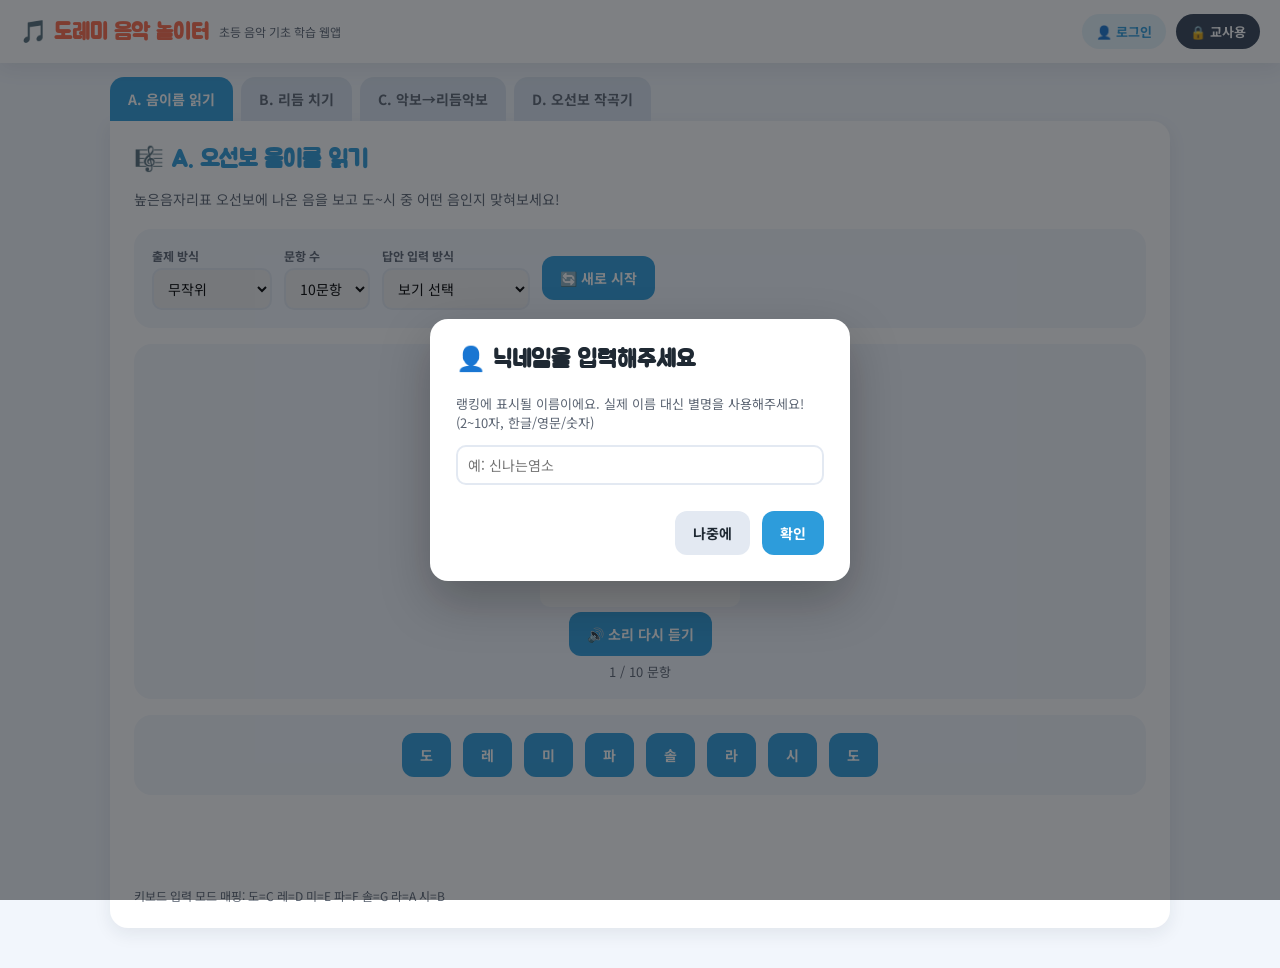
<file: 도레미_음악_놀이터 (1).html>
<!DOCTYPE html>
<html lang="ko">
<head>
<meta charset="UTF-8">
<meta name="viewport" content="width=device-width, initial-scale=1.0, maximum-scale=1, user-scalable=no">
<title>도레미 음악 놀이터</title>
<link rel="preconnect" href="https://fonts.googleapis.com">
<link rel="stylesheet" href="https://fonts.googleapis.com/css2?family=Jua&family=Noto+Sans+KR:wght@400;500;700;900&display=swap">
<style>
:root{
  --bg:#F2F6FC;
  --surface:#FFFFFF;
  --ink:#1F2933;
  --ink-soft:#5B6472;
  --line:#E3E9F2;
  --accent-a:#2D9CDB; /* A: 음이름 읽기 */
  --accent-a-soft:#E6F4FC;
  --accent-b:#FF6B4A; /* B: 리듬 치기 */
  --accent-b-soft:#FFEEE8;
  --accent-c:#14B8A6; /* C: 악보 변환 */
  --accent-c-soft:#E3FAF6;
  --accent-d:#8B5CF6; /* D: 작곡기 */
  --accent-d-soft:#F1EBFE;
  --teacher:#334155;
  --good:#22C55E;
  --bad:#EF4444;
  --warn:#F59E0B;
  --radius:18px;
  --radius-sm:10px;
  --shadow:0 6px 18px rgba(31,41,51,.08);
}
*{box-sizing:border-box;}
html,body{margin:0;padding:0;}
body{
  background:var(--bg);
  color:var(--ink);
  font-family:'Noto Sans KR',sans-serif;
  min-height:100vh;
  padding-bottom:40px;
}
h1,h2,h3,.display{font-family:'Jua','Noto Sans KR',sans-serif;}
button{font-family:inherit;cursor:pointer;}
input,select,textarea{font-family:inherit;}

/* ===== 상단바 ===== */
.topbar{
  display:flex;align-items:center;justify-content:space-between;
  padding:14px 20px;background:var(--surface);
  box-shadow:var(--shadow);position:sticky;top:0;z-index:50;
  flex-wrap:wrap;gap:8px;
}
.topbar-left{display:flex;align-items:center;gap:10px;}
.topbar-left h1{font-size:22px;margin:0;color:var(--accent-b);}
.topbar-left p{margin:0;font-size:12px;color:var(--ink-soft);}
.topbar-right{display:flex;align-items:center;gap:10px;}
.nickname-badge{
  background:var(--accent-a-soft);color:var(--accent-a);
  padding:8px 14px;border-radius:999px;font-weight:700;font-size:13px;
  display:flex;align-items:center;gap:6px;border:none;
}
.lock-btn{
  background:var(--teacher);color:#fff;border:none;border-radius:999px;
  padding:8px 14px;font-size:13px;font-weight:700;display:flex;align-items:center;gap:6px;
}

/* ===== 탭 ===== */
.tabs{
  display:flex;gap:8px;padding:14px 20px 0;flex-wrap:wrap;max-width:1100px;margin:0 auto;
}
.tab-btn{
  border:none;border-radius:14px 14px 0 0;padding:12px 18px;font-weight:700;font-size:14px;
  background:#dbe4f0;color:var(--ink-soft);transition:.15s;
}
.tab-btn[data-tab="a"].active{background:var(--accent-a);color:#fff;}
.tab-btn[data-tab="b"].active{background:var(--accent-b);color:#fff;}
.tab-btn[data-tab="c"].active{background:var(--accent-c);color:#fff;}
.tab-btn[data-tab="d"].active{background:var(--accent-d);color:#fff;}

main{max-width:1100px;margin:0 auto;padding:0 20px;}
.tab-panel{
  display:none;background:var(--surface);border-radius:0 18px 18px 18px;
  box-shadow:var(--shadow);padding:24px;min-height:420px;
}
.tab-panel.active{display:block;}
.panel-title{display:flex;align-items:center;gap:10px;margin-top:0;}
.panel-desc{color:var(--ink-soft);font-size:14px;margin-top:-6px;margin-bottom:20px;}

.card{
  background:var(--bg);border-radius:var(--radius);padding:18px;margin-bottom:16px;
}
.row{display:flex;gap:12px;flex-wrap:wrap;align-items:center;}
.btn{
  border:none;border-radius:12px;padding:10px 18px;font-weight:700;font-size:14px;
  background:#E3E9F2;color:var(--ink);min-height:44px;
}
.btn:active{transform:translateY(1px);}
.btn-primary-a{background:var(--accent-a);color:#fff;}
.btn-primary-b{background:var(--accent-b);color:#fff;}
.btn-primary-c{background:var(--accent-c);color:#fff;}
.btn-primary-d{background:var(--accent-d);color:#fff;}
.btn-good{background:var(--good);color:#fff;}
.btn-bad{background:var(--bad);color:#fff;}
.btn.selected{outline:3px solid var(--ink);}
.btn:disabled{opacity:.45;cursor:not-allowed;}

select,input[type=text],input[type=number],input[type=password],textarea{
  border:2px solid var(--line);border-radius:10px;padding:8px 10px;font-size:14px;min-height:40px;
}
textarea{min-height:80px;width:100%;font-family:monospace;}
label.field-label{font-size:12px;color:var(--ink-soft);font-weight:700;display:block;margin-bottom:4px;}

.feedback-good{color:var(--good);font-weight:900;}
.feedback-bad{color:var(--bad);font-weight:900;}

/* 모달 공통 */
.modal-overlay{
  position:fixed;inset:0;background:rgba(20,24,30,.55);display:none;
  align-items:center;justify-content:center;z-index:100;padding:20px;
}
.modal-overlay.show{display:flex;}
.modal-box{
  background:#fff;border-radius:var(--radius);padding:26px;max-width:420px;width:100%;
  box-shadow:0 20px 50px rgba(0,0,0,.25);
}
.modal-box h2{margin-top:0;}

table.rank-table{width:100%;border-collapse:collapse;font-size:13px;}
table.rank-table th,table.rank-table td{padding:6px 8px;text-align:center;border-bottom:1px solid var(--line);}
table.rank-table tr.me{background:var(--accent-a-soft);font-weight:700;}

.svg-wrap{overflow-x:auto;background:#fff;border-radius:var(--radius-sm);padding:10px;}
.hit{cursor:pointer;}
.note-el.hl rect.hitzone{fill:rgba(255,107,74,.28);}
.dnote.hl rect.hitzone2{fill:rgba(139,92,246,.28);}
.drum-btn.selected{outline:3px solid var(--accent-b);}
.dur-btn.selected{outline:3px solid var(--accent-d);}
.dur-btn{display:flex;flex-direction:column;align-items:center;gap:2px;padding:8px 10px;}

.grade-badge{font-size:40px;font-weight:900;font-family:'Jua';}
.confetti{position:fixed;top:-20px;width:10px;height:10px;z-index:200;pointer-events:none;border-radius:2px;}

@media (max-width:640px){
  .topbar-left h1{font-size:17px;}
  .tab-btn{padding:10px 12px;font-size:12px;}
  .tab-panel{padding:16px;border-radius:0 14px 14px 14px;}
}
</style>
</head>
<body>

<div class="topbar">
  <div class="topbar-left">
    <h1>🎵 도레미 음악 놀이터</h1>
    <p>초등 음악 기초 학습 웹앱</p>
  </div>
  <div class="topbar-right">
    <button class="nickname-badge" id="nicknameBadge" onclick="Nickname.openModal()">👤 로그인</button>
    <button class="lock-btn" id="teacherLockBtn" onclick="Teacher.openLoginModal()">🔒 교사용</button>
  </div>
</div>

<div class="tabs">
  <button class="tab-btn active" data-tab="a" onclick="App.switchTab('a')">A. 음이름 읽기</button>
  <button class="tab-btn" data-tab="b" onclick="App.switchTab('b')">B. 리듬 치기</button>
  <button class="tab-btn" data-tab="c" onclick="App.switchTab('c')">C. 악보→리듬악보</button>
  <button class="tab-btn" data-tab="d" onclick="App.switchTab('d')">D. 오선보 작곡기</button>
</div>

<main>
  <section class="tab-panel active" id="tab-a"></section>
  <section class="tab-panel" id="tab-b"></section>
  <section class="tab-panel" id="tab-c"></section>
  <section class="tab-panel" id="tab-d"></section>
</main>

<!-- ===== 닉네임 로그인 모달 ===== -->
<div class="modal-overlay" id="nicknameModal">
  <div class="modal-box">
    <h2>👤 닉네임을 입력해주세요</h2>
    <p style="color:var(--ink-soft);font-size:13px;">랭킹에 표시될 이름이에요. 실제 이름 대신 별명을 사용해주세요! (2~10자, 한글/영문/숫자)</p>
    <input type="text" id="nicknameInput" placeholder="예: 신나는염소" maxlength="10" style="width:100%;margin-bottom:10px;">
    <div id="nicknameError" class="feedback-bad" style="font-size:12px;min-height:16px;"></div>
    <div class="row" style="justify-content:flex-end;">
      <button class="btn" onclick="Nickname.closeModal()">나중에</button>
      <button class="btn btn-primary-a" onclick="Nickname.submit()">확인</button>
    </div>
  </div>
</div>

<!-- ===== 교사용 비밀번호 모달 ===== -->
<div class="modal-overlay" id="teacherPwModal">
  <div class="modal-box">
    <h2>🔒 교사용 페이지</h2>
    <p style="color:var(--ink-soft);font-size:13px;">이 잠금은 학생이 실수로 설정을 바꾸지 않도록 막는 간단한 화면 잠금이에요. 진짜 보안 인증이 아니니 민감한 용도로 쓰지 마세요.</p>
    <input type="password" id="teacherPwInput" placeholder="비밀번호" style="width:100%;margin-bottom:10px;">
    <div id="teacherPwError" class="feedback-bad" style="font-size:12px;min-height:16px;"></div>
    <div class="row" style="justify-content:flex-end;">
      <button class="btn" onclick="Teacher.closeLoginModal()">취소</button>
      <button class="btn" style="background:var(--teacher);color:#fff;" onclick="Teacher.submitLogin()">입장</button>
    </div>
  </div>
</div>

<!-- ===== 교사용 패널 모달 ===== -->
<div class="modal-overlay" id="teacherPanelModal">
  <div class="modal-box" style="max-width:700px;max-height:85vh;overflow-y:auto;">
    <h2>🔧 교사용 콘텐츠 관리</h2>
    <div id="teacherPanelBody"></div>
    <div class="row" style="justify-content:flex-end;margin-top:14px;">
      <button class="btn" onclick="Teacher.closePanel()">닫기</button>
    </div>
  </div>
</div>

<!-- ===== 랭킹 모달 ===== -->
<div class="modal-overlay" id="rankModal">
  <div class="modal-box" style="max-width:520px;max-height:80vh;overflow-y:auto;">
    <h2>🏆 랭킹 (TOP 30)</h2>
    <div id="rankBody"></div>
    <div class="row" style="justify-content:flex-end;margin-top:10px;">
      <button class="btn" onclick="Rank.closeModal()">닫기</button>
    </div>
  </div>
</div>

<script>
/* ===================================================================
   전역 상수 및 유틸
=================================================================== */
const NOTE_NAMES = ['도','레','미','파','솔','라','시','도'];
const NOTE_KEYS  = ['C','D','E','F','G','A','B','C'];
const STAFF_IDX  = [-2,-1,0,1,2,3,4,5]; // 도(C4)~도(C5) 오선 위치 인덱스
const NOTE_FREQ  = { // 등온율 기준, A4=440Hz
  'C':261.63,'D':293.66,'E':329.63,'F':349.23,'G':392.00,'A':440.00,'B':493.88,'C5':523.25
};
function freqOf(letter, octaveUp){ return octaveUp ? NOTE_FREQ['C5'] : NOTE_FREQ[letter]; }

function $(sel,root){return (root||document).querySelector(sel);}
function $all(sel,root){return Array.from((root||document).querySelectorAll(sel));}
function el(tag, attrs, children){
  const e=document.createElement(tag);
  if(attrs) for(const k in attrs){ if(k==='html') e.innerHTML=attrs[k]; else e.setAttribute(k,attrs[k]); }
  (children||[]).forEach(c=>e.appendChild(c));
  return e;
}
function fmtDate(ts){
  const d=new Date(ts);
  const p=n=>String(n).padStart(2,'0');
  return `${d.getFullYear()}.${p(d.getMonth()+1)}.${p(d.getDate())} ${p(d.getHours())}:${p(d.getMinutes())}`;
}

/* ===================================================================
   저장소 유틸
   -----------------------------------------------------------------
   이 파일은 "다운로드해서 여는 단일 HTML 파일" 형태로 배포되는 것을
   기준으로 하므로, Claude 아티팩트 전용 API인 window.storage 대신
   브라우저 localStorage를 사용한다 (교사용 콘텐츠/랭킹 문서 6장·3.6
   참고: 아티팩트 환경 밖에서는 localStorage로 대체하라는 안내를 따름).
   이 경우 데이터는 "이 브라우저/이 기기"에만 저장되고 다른 학생의
   기기와는 공유되지 않는다는 한계가 있다.
=================================================================== */
const Store = {
  KEYS:{
    NICKNAME:'moolplay_nickname',
    LEADERBOARD:'moolplay_leaderboard',
    CUSTOM_SONGS:'moolplay_custom_songs',
    CUSTOM_BASEPATTERNS:'moolplay_custom_basepatterns',
    SETTINGS:'moolplay_settings',
    TEACHER_PW:'moolplay_teacher_pw',
    DRUM_SOUND:'moolplay_drum_sound'
  },
  get(key, fallback){
    try{
      const raw = localStorage.getItem(key);
      if(raw===null || raw===undefined) return fallback;
      return JSON.parse(raw);
    }catch(e){ console.error('Store.get 실패', key, e); return fallback; }
  },
  set(key, value){
    try{ localStorage.setItem(key, JSON.stringify(value)); return true; }
    catch(e){ console.error('Store.set 실패', key, e); return false; }
  },
  remove(key){ try{ localStorage.removeItem(key); }catch(e){ console.error(e); } }
};

const DEFAULT_SETTINGS = {
  bpmMin:60, bpmMax:160,
  toleranceGood:100, tolerancePerfect:50,
  questionCounts:[5,10,15],
  gradeThresholds:{A:90,B:70,C:50}
};
function getSettings(){
  const custom = Store.get(Store.KEYS.SETTINGS, null);
  return custom ? Object.assign({}, DEFAULT_SETTINGS, custom) : Object.assign({}, DEFAULT_SETTINGS);
}
function gradeOf(score){
  const t = getSettings().gradeThresholds;
  if(score>=t.A) return {grade:'A', msg:'완벽해요! 최고예요!'};
  if(score>=t.B) return {grade:'B', msg:'좋아요! 조금만 더 연습해봐요.'};
  if(score>=t.C) return {grade:'C', msg:'기본기는 있어요. 몇 번 더 해볼까요?'};
  return {grade:'D', msg:'처음엔 누구나 어려워요. 다시 도전!'};
}
function confettiBurst(){
  const colors=['#FF6B4A','#2D9CDB','#F5C518','#22C55E','#8B5CF6'];
  for(let i=0;i<40;i++){
    const c=el('div',{class:'confetti'});
    c.style.left=(Math.random()*100)+'vw';
    c.style.background=colors[i%colors.length];
    c.style.transform=`rotate(${Math.random()*360}deg)`;
    document.body.appendChild(c);
    const dur=1200+Math.random()*900;
    c.animate([
      {transform:c.style.transform+' translateY(0)', opacity:1},
      {transform:c.style.transform+` translateY(${window.innerHeight+40}px)`, opacity:0.2}
    ],{duration:dur, easing:'ease-in'});
    setTimeout(()=>c.remove(), dur+50);
  }
}

/* ===================================================================
   오디오 엔진 (Web Audio API)
   - 메트로놈 클릭, 드럼 소리 3종(우드블록/스네어/탐탐), 음정(도~시) 재생
   - 실제 음원 파일을 쓰지 않고 전부 코드로 합성한다
=================================================================== */
const Audio_ = {
  ctx:null,
  ensure(){
    if(!this.ctx){ this.ctx = new (window.AudioContext||window.webkitAudioContext)(); }
    if(this.ctx.state==='suspended'){ this.ctx.resume(); }
    return this.ctx;
  },
  // 메트로놈 클릭 (낮은 톤 "똑"). strong=true 이면 마디 첫박에서 약간 더 높고 크게
  metronomeClick(strong){
    const ctx=this.ensure();
    const t0=ctx.currentTime;
    const osc=ctx.createOscillator(); const gain=ctx.createGain();
    osc.type='triangle'; osc.frequency.value= strong? 660:440;
    gain.gain.setValueAtTime(strong?0.35:0.22, t0);
    gain.gain.exponentialRampToValueAtTime(0.0001, t0+0.09);
    osc.connect(gain); gain.connect(ctx.destination);
    osc.start(t0); osc.stop(t0+0.1);
  },
  // 드럼 소리 3종: 'wood' | 'snare' | 'tom'
  drum(type){
    const ctx=this.ensure();
    const t0=ctx.currentTime;
    if(type==='snare'){
      const bufSize = ctx.sampleRate*0.15;
      const buf = ctx.createBuffer(1, bufSize, ctx.sampleRate);
      const data = buf.getChannelData(0);
      for(let i=0;i<bufSize;i++){ data[i]=Math.random()*2-1; }
      const noise = ctx.createBufferSource(); noise.buffer=buf;
      const bp = ctx.createBiquadFilter(); bp.type='bandpass'; bp.frequency.value=1800; bp.Q.value=0.8;
      const gain = ctx.createGain();
      gain.gain.setValueAtTime(0.6, t0);
      gain.gain.exponentialRampToValueAtTime(0.001, t0+0.12);
      noise.connect(bp); bp.connect(gain); gain.connect(ctx.destination);
      noise.start(t0); noise.stop(t0+0.15);
    } else if(type==='tom'){
      const osc=ctx.createOscillator(); const gain=ctx.createGain();
      osc.type='sine';
      osc.frequency.setValueAtTime(150, t0);
      osc.frequency.exponentialRampToValueAtTime(80, t0+0.15);
      gain.gain.setValueAtTime(0.6, t0);
      gain.gain.exponentialRampToValueAtTime(0.001, t0+0.18);
      osc.connect(gain); gain.connect(ctx.destination);
      osc.start(t0); osc.stop(t0+0.2);
    } else { // wood (기본값)
      const osc=ctx.createOscillator(); const gain=ctx.createGain();
      osc.type='square'; osc.frequency.value=950;
      gain.gain.setValueAtTime(0.35, t0);
      gain.gain.exponentialRampToValueAtTime(0.001, t0+0.05);
      osc.connect(gain); gain.connect(ctx.destination);
      osc.start(t0); osc.stop(t0+0.06);
    }
  },
  // 음정 재생 (기능 D 작곡기용): letter는 'C'..'B', octaveUp이면 높은 도
  pitch(letter, octaveUp, durMs){
    const ctx=this.ensure();
    const t0=ctx.currentTime;
    const freq = freqOf(letter, octaveUp);
    const osc=ctx.createOscillator(); const gain=ctx.createGain();
    osc.type='sine'; osc.frequency.value=freq;
    const dur = Math.max(0.08, durMs/1000);
    gain.gain.setValueAtTime(0.001, t0);
    gain.gain.linearRampToValueAtTime(0.4, t0+0.015);
    gain.gain.exponentialRampToValueAtTime(0.001, t0+dur);
    osc.connect(gain); gain.connect(ctx.destination);
    osc.start(t0); osc.stop(t0+dur+0.02);
    return freq;
  }
};
function currentDrumSound(){ return Store.get(Store.KEYS.DRUM_SOUND, 'wood'); }
function setDrumSound(type){ Store.set(Store.KEYS.DRUM_SOUND, type); }

/* ===================================================================
   리듬 토큰 파서 & 타임라인 빌더
   -----------------------------------------------------------------
   토큰 문법: (W|Hd|H|Qd|Q|Ed|E|S)(r)?(!)?(~)?
     기본 길이(8분음표 단위): W=8 Hd=6 H=4 Qd=3 Q=2 Ed=1.5 E=1 S=0.5
     r  = 쉼표      예) Qr(4분쉼표) Er(8분쉼표)
     !  = 악센트(>)  예) Q!
     ~  = 다음 음표와 붙임줄(타이)로 연결  예) Qd~
   박자별 한 마디 총 8분음표 수 / 큰박 그룹:
     2/4=4(2+2)  3/4=6(2+2+2)  4/4=8(2+2+2+2)  6/8=6(3+3)  12/8=12(3+3+3+3)
=================================================================== */
const DUR_MAP = {W:8, Hd:6, H:4, Qd:3, Q:2, Ed:1.5, E:1, S:0.5};
const TIME_SIGS = {'2/4':4, '3/4':6, '4/4':8, '6/8':6, '12/8':12};
const BEAT_GROUPS = {'2/4':[2,2], '3/4':[2,2,2], '4/4':[2,2,2,2], '6/8':[3,3], '12/8':[3,3,3,3]};
const TOKEN_RE = /^(W|Hd|H|Qd|Q|Ed|E|S)(r)?(!)?(~)?$/;

function parseToken(tok){
  const m = TOKEN_RE.exec(tok.trim());
  if(!m) return null;
  return { durE: DUR_MAP[m[1]], isRest: !!m[2], accent: !!m[3], tie: !!m[4], base:m[1] };
}
function parseMeasure(tokens){
  return tokens.map(parseToken).filter(Boolean);
}
function measureSumE(tokens){
  return parseMeasure(tokens).reduce((s,n)=>s+n.durE,0);
}
function validateMeasures(measuresTokens, sigKey){
  const total = TIME_SIGS[sigKey];
  const errs=[];
  measuresTokens.forEach((m,i)=>{
    const sum = measureSumE(m);
    if(Math.abs(sum-total)>0.01) errs.push(`마디 ${i+1}: 박자 합이 ${sum}인데 ${sigKey} 마디는 ${total}이어야 해요.`);
  });
  return errs;
}
// measuresTokens: [['Q','E','E','Q'], ['Hd','Qr'], ...] -> 절대 타임라인(8분음표 단위) 이벤트 배열
function buildTimeline(measuresTokens){
  const events=[]; let cursor=0;
  measuresTokens.forEach((m,mi)=>{
    const notes = parseMeasure(m);
    notes.forEach((n,ni)=>{
      events.push({ measureIdx:mi, idxInMeasure:ni, onsetE:cursor, durE:n.durE,
                    isRest:n.isRest, accent:n.accent, tie:n.tie });
      cursor += n.durE;
    });
  });
  return { events, totalE: cursor };
}
// 붙임줄(타이)로 이어진 음표들을 하나의 "판정 구간"으로 묶는다
function buildJudgeSegments(events){
  const segs=[]; let i=0;
  while(i<events.length){
    const ev=events[i];
    if(ev.isRest){ segs.push({onsetE:ev.onsetE, durE:ev.durE, isRest:true}); i++; continue; }
    let durSum=ev.durE; let j=i;
    while(events[j].tie && j+1<events.length && !events[j+1].isRest){ j++; durSum+=events[j].durE; }
    segs.push({onsetE:ev.onsetE, durE:durSum, isRest:false, accent:ev.accent, firstIdx:i, lastIdx:j});
    i=j+1;
  }
  return segs;
}
// 8분음표 단위 시간을 ms로 변환하기 위한 eighthMs 계산 (BPM = 큰박/분 기준)
function eighthMsFor(sigKey, bpm){
  const groupSize = BEAT_GROUPS[sigKey][0]; // 2 또는 3
  const beatMs = 60000/bpm;
  return beatMs/groupSize;
}

/* ===================================================================
   리듬 노테이션 SVG 렌더러 (음높이 없이 "리듬 전용" 표기)
   - 마디별로 셀을 배치하고, 음표는 음표머리+기둥+깃발, 쉼표는 막대 아이콘으로
   - data-idx 속성으로 각 이벤트를 표시해 하이라이트/클릭 편집에 활용
=================================================================== */
const PX_PER_E = 20; // 8분음표 1개당 픽셀
const MEASURE_GAP = 16;
function renderRhythmSVG(measuresTokens, opts){
  opts = opts || {};
  const events = buildTimeline(measuresTokens).events;
  const baseY = 60;
  let x = 20;
  const barXs=[x];
  const parts=[];
  let curMeasure = events.length? events[0].measureIdx : -1;
  events.forEach((ev, idx)=>{
    if(ev.measureIdx !== curMeasure){
      barXs.push(x);
      x += MEASURE_GAP;
      curMeasure = ev.measureIdx;
    }
    const w = ev.durE*PX_PER_E;
    const cx = x + Math.min(w/2, 16);
    parts.push(renderCell(ev, x, w, cx, baseY, idx));
    x += w;
  });
  barXs.push(x+6);
  const totalW = x+20;
  let bars = barXs.map(bx=>`<line x1="${bx}" y1="${baseY-34}" x2="${bx}" y2="${baseY+8}" stroke="#B8C4D6" stroke-width="2"/>`).join('');
  // 타이(붙임줄) 곡선: 인접한 tie 이벤트 사이를 이어준다
  let ties='';
  for(let i=0;i<events.length-1;i++){
    if(events[i].tie && !events[i].isRest && !events[i+1].isRest){
      const x1 = 20 + eventPixelX(events, i);
      const x2 = 20 + eventPixelX(events, i+1);
      ties += `<path d="M ${x1+8} ${baseY-38} Q ${(x1+x2)/2+8} ${baseY-48} ${x2+8} ${baseY-38}" stroke="#8B5CF6" stroke-width="2" fill="none"/>`;
    }
  }
  const svg = `<svg viewBox="0 0 ${totalW} 100" width="${totalW}" height="100" xmlns="http://www.w3.org/2000/svg" class="rhythm-svg">
    <line x1="20" y1="${baseY}" x2="${totalW-14}" y2="${baseY}" stroke="#B8C4D6" stroke-width="1.5"/>
    ${bars}
    ${parts.join('')}
    ${ties}
  </svg>`;
  return { svg, events, totalE: buildTimeline(measuresTokens).totalE };
}
// events 재계산 없이 픽셀 x 좌표를 구하기 위한 보조(렌더 시 계산한 값 재사용이 이상적이나, 단순화를 위해 재계산)
function eventPixelX(events, idx){
  let x=0, curMeasure = events.length? events[0].measureIdx:-1;
  for(let i=0;i<=idx;i++){
    if(events[i].measureIdx!==curMeasure){ x+=MEASURE_GAP; curMeasure=events[i].measureIdx; }
    if(i<idx) x += events[i].durE*PX_PER_E;
  }
  return x;
}
// 진행(재생) 커서의 정확한 픽셀 위치 계산: renderRhythmSVG와 "완전히 동일한" 좌표 규칙을 사용해야
// 재생 커서가 음표 위치와 어긋나지 않는다 (마디 사이 MEASURE_GAP까지 반영)
function pixelXForElapsedE(measuresTokens, elapsedE){
  let x=20, cursorE=0;
  for(let mi=0; mi<measuresTokens.length; mi++){
    if(mi>0) x += MEASURE_GAP;
    const notes = parseMeasure(measuresTokens[mi]);
    for(let ni=0; ni<notes.length; ni++){
      const durE = notes[ni].durE;
      if(elapsedE <= cursorE+durE+1e-6){
        const within = Math.max(0, elapsedE-cursorE);
        return x + within*PX_PER_E;
      }
      x += durE*PX_PER_E;
      cursorE += durE;
    }
  }
  return x;
}
function renderCell(ev, x, w, cx, baseY, idx){
  let inner='';
  if(ev.isRest){
    inner += `<rect x="${x+w/2-9}" y="${baseY-6}" width="18" height="7" rx="3" fill="#94A3B8"/>`;
    inner += `<rect x="${x+w/2-9}" y="${baseY-6}" width="4" height="7" fill="#64748B"/>`;
    inner += `<rect x="${x+w/2+5}" y="${baseY-6}" width="4" height="7" fill="#64748B"/>`;
  } else {
    const nx = x+10;
    inner += `<ellipse cx="${nx}" cy="${baseY}" rx="7" ry="5.5" fill="#1F2933" transform="rotate(-18 ${nx} ${baseY})"/>`;
    inner += `<line x1="${nx+6.5}" y1="${baseY-2}" x2="${nx+6.5}" y2="${baseY-32}" stroke="#1F2933" stroke-width="2"/>`;
    if(ev.durE<=1){ inner += flagPath(nx+6.5, baseY-32, 1); }
    if(ev.durE<=0.5){ inner += flagPath(nx+6.5, baseY-32, 2); }
    if([1.5,3,6].includes(ev.durE)){ inner += `<circle cx="${nx+13}" cy="${baseY}" r="2" fill="#1F2933"/>`; }
    if(ev.accent){ inner += `<text x="${nx}" y="${baseY-38}" font-size="16" font-weight="900" text-anchor="middle" fill="#FF6B4A">&gt;</text>`; }
  }
  return `<g class="note-el" data-idx="${idx}"><rect class="hitzone" x="${x}" y="${baseY-40}" width="${w}" height="52" fill="transparent"/>${inner}</g>`;
}
function flagPath(x,y,n){
  const dy = (n-1)*7;
  return `<path d="M ${x} ${y+dy} q 10 4 9 16" stroke="#1F2933" stroke-width="2" fill="none"/>`;
}
// 팔레트 버튼에 쓰는 작은 음표/쉼표 아이콘 (한글 음가 이름 아래에 표시)
function miniGlyphSVG(key){
  const isRest = key.endsWith('r');
  const c = '#8B5CF6';
  if(isRest){
    return `<svg viewBox="0 0 30 30" width="26" height="26" xmlns="http://www.w3.org/2000/svg">
      <rect x="6" y="12" width="18" height="7" rx="3" fill="${c}"/>
      <rect x="6" y="12" width="4" height="7" fill="#6D28D9"/>
      <rect x="20" y="12" width="4" height="7" fill="#6D28D9"/>
    </svg>`;
  }
  let inner='';
  const filled = !['W','H','Hd'].includes(key);
  inner += `<ellipse cx="10" cy="22" rx="7" ry="5.5" fill="${filled?c:'none'}" stroke="${c}" stroke-width="2" transform="rotate(-18 10 22)"/>`;
  if(key!=='W'){
    inner += `<line x1="16.5" y1="20" x2="16.5" y2="4" stroke="${c}" stroke-width="2"/>`;
    if(key==='E'||key==='S'){ inner += `<path d="M16.5 4 q8 3 7 12" stroke="${c}" stroke-width="2" fill="none"/>`; }
    if(key==='S'){ inner += `<path d="M16.5 11 q8 3 7 12" stroke="${c}" stroke-width="2" fill="none"/>`; }
  }
  if(['Qd','Ed','Hd'].includes(key)){ inner += `<circle cx="19" cy="22" r="2" fill="${c}"/>`; }
  return `<svg viewBox="0 0 30 30" width="26" height="26" xmlns="http://www.w3.org/2000/svg">${inner}</svg>`;
}

/* ===================================================================
   오선보(높은음자리표) 렌더러 - 기능 A / D 공용
   도(C4)=index -2 ... 도(C5)=index 5 (한 옥타브), 필요 시 더 확장 가능
=================================================================== */
const STAFF_BOTTOM_Y = 150; // index 0 (미/E4, 첫째 줄) 의 y좌표
function noteY(idx){ return STAFF_BOTTOM_Y - idx*8; }
function renderStaffSVG(width){
  width = width||360;
  let lines='';
  for(let i=0;i<5;i++){ const y=noteY(i*2); lines+=`<line x1="30" y1="${y}" x2="${width-10}" y2="${y}" stroke="#334155" stroke-width="1.5"/>`; }
  const clef = `<path d="M52,${noteY(8)+6} C36,${noteY(8)+2} 34,${noteY(6)-2} 46,${noteY(4)}
    C60,${noteY(2)+4} 60,${noteY(0)+6} 44,${noteY(-1)+8}
    C33,${noteY(-2)+2} 30,${noteY(-2)-10} 40,${noteY(-2)-16}
    C46,${noteY(-2)-20} 52,${noteY(-2)-14} 50,${noteY(-2)-8}"
    stroke="#334155" stroke-width="4" fill="none" stroke-linecap="round"/>
    <circle cx="44" cy="${noteY(-1)+8}" r="3.4" fill="#334155"/>`;
  return { svgOpen:`<svg viewBox="0 0 ${width} 220" width="${width}" height="220" xmlns="http://www.w3.org/2000/svg">${lines}${clef}`, svgClose:`</svg>` };
}
function noteHeadMarkup(x, idx, filled, extra){
  extra = extra||'';
  const y = noteY(idx);
  let ledger='';
  if(idx<=-2 && idx%2===0){ ledger = `<line x1="${x-12}" y1="${y}" x2="${x+12}" y2="${y}" stroke="#334155" stroke-width="1.5"/>`; }
  if(idx>=10 && idx%2===0){ ledger = `<line x1="${x-12}" y1="${y}" x2="${x+12}" y2="${y}" stroke="#334155" stroke-width="1.5"/>`; }
  return `${ledger}<ellipse cx="${x}" cy="${y}" rx="8" ry="6" fill="${filled?'#334155':'none'}" stroke="#334155" stroke-width="2" transform="rotate(-16 ${x} ${y})"/>${extra}`;
}

/* ===================================================================
   기능 A: 도레미파솔라시도 오선보 읽기
=================================================================== */
const FeatureA = {
  state:{ mode:'random', total:10, idx:0, score:0, sequence:[], answered:false, inputMode:'choice' },
  init(){
    const panel = $('#tab-a');
    panel.innerHTML = `
      <h2 class="panel-title" style="color:var(--accent-a);">🎼 A. 오선보 음이름 읽기</h2>
      <p class="panel-desc">높은음자리표 오선보에 나온 음을 보고 도~시 중 어떤 음인지 맞혀보세요!</p>
      <div class="card row">
        <div>
          <label class="field-label">출제 방식</label>
          <select id="aMode">
            <option value="random">무작위</option>
            <option value="seq">순차(도→시)</option>
          </select>
        </div>
        <div>
          <label class="field-label">문항 수</label>
          <select id="aCount"></select>
        </div>
        <div>
          <label class="field-label">답안 입력 방식</label>
          <select id="aInputMode">
            <option value="choice">보기 선택</option>
            <option value="keyboard">키보드 입력(C~B)</option>
          </select>
        </div>
        <button class="btn btn-primary-a" onclick="FeatureA.start()">🔄 새로 시작</button>
      </div>
      <div class="card" style="text-align:center;">
        <div id="aStaffWrap" class="svg-wrap" style="display:inline-block;"></div>
        <div><button class="btn btn-primary-a" onclick="FeatureA.playCurrentNote()">🔊 소리 다시 듣기</button></div>
        <div id="aQProgress" style="color:var(--ink-soft);font-size:13px;margin-top:6px;"></div>
      </div>
      <div class="card" id="aAnswerArea"></div>
      <div id="aFeedback" style="min-height:70px;text-align:center;font-size:15px;"></div>
      <div id="aResultArea"></div>
      <div style="font-size:12px;color:var(--ink-soft);margin-top:6px;">키보드 입력 모드 매핑: 도=C 레=D 미=E 파=F 솔=G 라=A 시=B</div>
    `;
    const sel = $('#aCount');
    getSettings().questionCounts.forEach(n=>sel.appendChild(el('option',{value:n,html:n+'문항'})));
    sel.value=10;
    $('#aMode').onchange=e=>FeatureA.state.mode=e.target.value;
    $('#aCount').onchange=e=>FeatureA.state.total=parseInt(e.target.value);
    $('#aInputMode').onchange=e=>{ FeatureA.state.inputMode=e.target.value; FeatureA.renderAnswerArea(); };
    document.addEventListener('keydown', FeatureA.onKeydown);
    this.start();
  },
  start(){
    const s=this.state;
    s.mode = $('#aMode').value; s.total=parseInt($('#aCount').value); s.inputMode=$('#aInputMode').value;
    s.idx=0; s.score=0; s.answered=false;
    s.sequence=[];
    for(let i=0;i<s.total;i++){
      s.sequence.push(s.mode==='seq' ? i%8 : Math.floor(Math.random()*8));
    }
    $('#aResultArea').innerHTML='';
    this.renderQuestion();
  },
  renderQuestion(){
    const s=this.state;
    const {svgOpen, svgClose} = renderStaffSVG(180);
    const idx = STAFF_IDX[s.sequence[s.idx]];
    const note = `<g id="aNoteG">${noteHeadMarkup(120, idx, true)}</g>`;
    $('#aStaffWrap').innerHTML = svgOpen+note+svgClose;
    $('#aQProgress').textContent = `${s.idx+1} / ${s.total} 문항`;
    $('#aFeedback').innerHTML='';
    s.answered=false;
    this.renderAnswerArea();
    this.playCurrentNote();
  },
  playCurrentNote(){
    const s=this.state;
    const correctIdx = s.sequence[s.idx];
    Audio_.ensure();
    Audio_.pitch(NOTE_KEYS[correctIdx], correctIdx===7, 650);
  },
  renderAnswerArea(){
    const area = $('#aAnswerArea');
    if(this.state.inputMode==='choice'){
      area.innerHTML = `<div class="row" style="justify-content:center;">${NOTE_NAMES.map((n,i)=>`<button class="btn btn-primary-a" onclick="FeatureA.answer(${i})">${n}</button>`).join('')}</div>`;
    } else {
      area.innerHTML = `<div style="text-align:center;color:var(--ink-soft);">키보드로 C~B 중 한 글자를 눌러보세요 (마지막 도는 C 또는 아무 C나)</div>`;
    }
  },
  onKeydown(e){
    if(!$('#tab-a').classList.contains('active')) return;
    if(FeatureA.state.inputMode!=='keyboard') return;
    const letter = e.key.toUpperCase();
    const keyIdx = NOTE_KEYS.indexOf(letter);
    if(keyIdx===-1) return;
    // C는 도(처음) 또는 도(마지막) 둘 다 될 수 있으니 정답 인덱스와 letter만 비교
    FeatureA.answerByLetter(letter);
  },
  answerByLetter(letter){
    const s=this.state; if(s.answered) return;
    const correctIdx = s.sequence[s.idx];
    // 도(C)는 첫 도/높은 도 둘 다에 매핑되는 모호함이 있어, 정답이 높은 도(idx7)이고
    // 입력이 C일 때만 높은 옥타브로 재생해 문맥에 맞춰준다(완벽하지 않은 근사치)
    const guessOctaveUp = (correctIdx===7 && letter==='C');
    Audio_.ensure(); Audio_.pitch(letter, guessOctaveUp, 400);
    const correct = NOTE_KEYS[correctIdx]===letter;
    this.judge(correct, correctIdx);
  },
  answer(choiceIdx){
    const s=this.state; if(s.answered) return;
    Audio_.ensure(); Audio_.pitch(NOTE_KEYS[choiceIdx], choiceIdx===7, 400);
    const correctIdx = s.sequence[s.idx];
    this.judge(choiceIdx===correctIdx, correctIdx);
  },
  judge(correct, correctIdx){
    const s=this.state; s.answered=true;
    const fb=$('#aFeedback');
    if(correct){
      s.score++;
      fb.innerHTML = `<span class="feedback-good">✅ 정답이에요! "${NOTE_NAMES[correctIdx]}" 였어요.</span>`;
    } else {
      const idx = STAFF_IDX[correctIdx];
      fb.innerHTML = `<span class="feedback-bad">❌ 다시 확인해볼까요? 정답은 "${NOTE_NAMES[correctIdx]}" 였어요.</span>
        <div style="margin-top:6px;color:var(--ink-soft);font-size:13px;">아래 악보에서 화살표가 가리키는 자리가 "${NOTE_NAMES[correctIdx]}" 예요.</div>`;
      const g = $('#aNoteG');
      if(g){ g.innerHTML += `<text x="150" y="${noteY(idx)+4}" font-size="16" fill="#FF6B4A">←${NOTE_NAMES[correctIdx]}</text>`; }
    }
    setTimeout(()=>{
      s.idx++;
      if(s.idx>=s.total) this.finish(); else this.renderQuestion();
    }, correct?700:1900);
  },
  finish(){
    const s=this.state;
    const score = Math.round(s.score/s.total*100);
    const g = gradeOf(score);
    if(g.grade==='A') confettiBurst();
    $('#aResultArea').innerHTML = `
      <div class="card" style="text-align:center;">
        <div class="grade-badge" style="color:var(--accent-a);">${g.grade}등급</div>
        <div style="font-size:20px;font-weight:900;margin:6px 0;">${s.score} / ${s.total}문항 정답 (${score}점)</div>
        <div>${g.msg}</div>
        <button class="btn btn-primary-a" style="margin-top:12px;" onclick="FeatureA.start()">다시 도전하기</button>
      </div>`;
  }
};

/* ===================================================================
   기본 제공 곡 데이터 (업로드된 악보를 분석해 리듬만 반영한 근사치)
   각 곡 = { title, sig, phrases: [ [ [토큰...], [토큰...], ... ], ... ] }
=================================================================== */
const BUILTIN_SONGS = [
  { title:'아기 염소', sig:'4/4', phrases:[
      [ ['Q','E','E','E','E','Q'], ['E','E','E','E','E','E','E','E'], ['Q','E','E','Q','Q'], ['Hd','Qr'] ],
      [ ['Q','E','E','E','E','Q'], ['E','E','E','E','E','E','E','E'], ['Q','E','E','Q!','Q!'], ['Hd','Qr'] ],
      [ ['Q','E','E','E','E','Q'], ['E','E','E','E','E','E','E','E'], ['Q','E','E','Q','Q'], ['Hd','Qr'] ],
      [ ['Q','E','E','E','E','Q'], ['E','E','E','E','E','E','E','E'], ['Q','E','E','Q!','Q!'], ['Hd','Qr'] ],
      [ ['Q','E','E','E','E','Q'], ['E','E','E','E','E','E','E','E'], ['Q','E','E','Q','Q'], ['Hd','Qr'] ],
      [ ['Q','E','E','E','E','Q'], ['E','E','E','E','E','E','E','E'], ['Q','E','E','Q!','Q!'], ['Hd','Qr'] ]
  ]},
  { title:'별 보며 달보며', sig:'6/8', phrases:[
      [ ['Q','E','E','E','E'], ['Qd','Q','Er'], ['Q','E','E','Q'], ['Qd~','Q','Er'] ],
      [ ['Q','E','E','E','E'], ['Qd','Q','Er'], ['Q','E','E','Q'], ['Qd~','Q','Er'] ],
      [ ['Q','E','E','E','E'], ['Q~','E','Qd'],  ['Q','E','E','Q'], ['Qd~','Q','Er'] ],
      [ ['Q','E','E','E','E'], ['Qd','Q','Er'], ['Q','E','E','Q'], ['Qd~','Q','Er'] ]
  ]},
  { title:'손을 잡고', sig:'3/4', phrases:[
      [ ['Q','E','E','Q'], ['Q','Q','E','E'], ['Q','E','E','Q'], ['H','Qr'] ],
      [ ['Q','E','E','Q'], ['Q','Q','E','E'], ['Q','E','E','Q'], ['H','Qr'] ],
      [ ['Q','E','E','Q'], ['Q~','Q','E','E'], ['Q','E','E','Q'], ['H','Qr'] ],
      [ ['Q','E','E','Q'], ['Q','E','E','Qr'], ['Q','E','E','Qr'], ['H','Qr'] ]
  ]},
  { title:'가을길', sig:'4/4', phrases:[
      [ ['Q','E','E','E','E','Qr'], ['Q','E','E','E','E','Qr'], ['Q','Q','Q','Q'], ['Q','Q','Q','Qr'] ],
      [ ['Q','E','E','E','E','Qr'], ['Q','E','E','E','E','Qr'], ['Q','Q','Q','Q'], ['Q','Q','Q','Qr'] ]
  ]},
  { title:'악기놀이(자진모리)', sig:'12/8', phrases:[
      [ ['E','E','E','E','E','E','E','E','E','E','E','E'],
        ['E','E','E','E','E','E','E','E','E','E','E','E'],
        ['Q','E','E','E','E','Q','E','E','E','E'],
        ['E','E','E','E','E','E','E','E','E','E','E','E'] ]
  ]},
  { title:'다섯 글자 예쁜말', sig:'4/4', phrases:[
      [ ['Qr','H','Q'], ['Q','Q','Q','Q'], ['Q','Q','H'], ['H','H'] ]
  ]}
];
const BASE_PATTERN_POOL = {
  '2/4':[ ['Q','Q'], ['E','E','Q'], ['Q','E','E'], ['E','E','E','E'], ['Qr','Q'] ],
  '3/4':[ ['Q','Q','Q'], ['Q','E','E','Q'], ['E','E','E','E','E','E'], ['Q','Q','E','E'], ['H','Qr'] ],
  '4/4':[ ['Q','Q','Q','Q'], ['Q','E','E','Q','Q'], ['E','E','E','E','Q','Q'], ['H','Q','Q'], ['Q','E','E','H'], ['Hd','Qr'] ],
  '6/8':[ ['E','E','E','E','E','E'], ['Qd','Qd'], ['Q','E','E','E','E'], ['Qd','Q','Er'], ['Q','E','E','Q'] ],
  '12/8':[ ['E','E','E','E','E','E','E','E','E','E','E','E'], ['Qd','Qd','Qd','Qd'],
           ['Q','E','E','E','E','Q','E','E','E','E'] ]
};
function allSongs(){ return BUILTIN_SONGS.concat(Store.get(Store.KEYS.CUSTOM_SONGS, [])); }
function flattenSongMeasures(song){ return song.phrases.reduce((acc,p)=>acc.concat(p), []); }
function basePatternsFor(sig){
  const custom = Store.get(Store.KEYS.CUSTOM_BASEPATTERNS, {});
  return (BASE_PATTERN_POOL[sig]||[]).concat(custom[sig]||[]);
}
// stop 시 확실히 소리를 끊기 위해 오디오 컨텍스트를 통째로 suspend
Audio_.stopAll = function(){ if(this.ctx){ try{ this.ctx.suspend(); }catch(e){} } };

/* ===================================================================
   기능 B: 1~4마디 리듬 치기 게임
=================================================================== */
const FeatureB = {
  state:{
    sig:'4/4', mode:'song', songIdx:0, phraseIdx:0, measureCount:1,
    bpm:90, metronomeOn:true, playing:false, playKind:null,
    measuresTokens:[], events:[], totalE:0, judgeSegs:[], results:[],
    timeouts:[], rafId:null, playStartPerf:0, totalMs:0, mainStarted:false,
    sessionActive:false, level:1, streak:0, totalCorrect:0, roundScores:[]
  },
  init(){
    const panel = $('#tab-b');
    panel.innerHTML = `
      <h2 class="panel-title" style="color:var(--accent-b);">🥁 B. 리듬 치기 게임</h2>
      <p class="panel-desc">리듬을 듣고 스페이스바(또는 화면 버튼)로 똑같이 쳐보세요! 1단계(1마디)부터 시작해서, 한 단계에서 3문제 연속 정답이거나 누적 7문제를 맞히면 다음 단계로 올라가요. 4단계까지 클리어하면 게임 완료!</p>
      <div class="card row">
        <div><label class="field-label">박자</label>
          <select id="bSig">${Object.keys(TIME_SIGS).map(s=>`<option value="${s}">${s}</option>`).join('')}</select>
        </div>
        <div><label class="field-label">출제 모드</label>
          <select id="bMode"><option value="song">곡 선택 모드</option><option value="base">기본 패턴 모드</option></select>
        </div>
        <div id="bSongWrap"><label class="field-label">곡 선택</label><select id="bSong"></select></div>
        <div id="bPhraseWrap" class="row" style="gap:4px;">
          <button class="btn" onclick="FeatureB.prevPhrase()">◀</button>
          <span id="bPhraseLabel" style="font-size:12px;color:var(--ink-soft);"></span>
          <button class="btn" onclick="FeatureB.nextPhrase()">▶</button>
        </div>
        <button class="btn btn-primary-b" id="bNewBtn" onclick="FeatureB.newExercise()">🔄 새 리듬 만들기(연습용)</button>
      </div>

      <div class="card" id="bLevelCard" style="display:none;">
        <div style="font-weight:900;font-size:16px;">🏁 현재 단계: <span id="bLevelNum">1</span>단계 (<span id="bLevelMeasures">1</span>마디씩)</div>
        <div style="font-size:13px;color:var(--ink-soft);">연속 정답 <span id="bStreak">0</span>/3 · 이번 단계 누적 정답 <span id="bTotalCorrect">0</span>/7</div>
      </div>

      <div class="card row">
        <div><label class="field-label">템포(BPM)</label>
          <input type="range" id="bBpm" min="60" max="160" value="90">
          <span id="bBpmVal">90</span>
        </div>
        <div><label class="field-label">메트로놈</label>
          <button class="btn" id="bMetroToggle" onclick="FeatureB.toggleMetro()">🔔 ON</button>
        </div>
        <div><label class="field-label">드럼 소리 선택</label>
          <div class="row" style="gap:4px;">
            <button class="btn drum-btn" data-d="wood" onclick="FeatureB.setDrum('wood')">우드블록</button>
            <button class="btn drum-btn" data-d="snare" onclick="FeatureB.setDrum('snare')">스네어</button>
            <button class="btn drum-btn" data-d="tom" onclick="FeatureB.setDrum('tom')">탐탐(북)</button>
            <button class="btn" onclick="Audio_.drum(currentDrumSound())">🔊 미리듣기</button>
          </div>
        </div>
      </div>

      <div class="card">
        <div id="bCountdown" style="display:none;font-size:64px;font-weight:900;text-align:center;color:var(--accent-b);"></div>
        <div id="bSvgWrap" class="svg-wrap"></div>
        <div class="row" style="margin-top:10px;">
          <button class="btn btn-primary-c" id="bPreviewBtn" onclick="FeatureB.preview()">🎧 리듬 미리듣기</button>
          <button class="btn btn-primary-b" id="bStartBtn" onclick="FeatureB.beginSession()">▶️ 게임 시작(1단계부터)</button>
          <button class="btn btn-bad" id="bStopBtn" onclick="FeatureB.stop()" disabled>⏹ 정지</button>
          <button class="btn" style="background:var(--accent-b);color:#fff;font-size:20px;padding:12px 26px;" id="bTapBtn" onmousedown="FeatureB.onTap()">👏 탁!</button>
        </div>
        <div style="font-size:12px;color:var(--ink-soft);margin-top:6px;">PC에서는 스페이스바로도 입력할 수 있어요. 정지를 누르면 게임이 그 자리에서 끝나요.</div>
      </div>
      <div id="bResultArea"></div>
      <div class="row">
        <button class="btn" onclick="Rank.openModal()">🏆 랭킹 보기</button>
      </div>
    `;
    const songSel = $('#bSong');
    allSongs().forEach((s,i)=>songSel.appendChild(el('option',{value:i,html:`${s.title} (${s.sig})`})));
    $('#bSig').onchange=e=>{ this.state.sig=e.target.value; this.newExercise(); };
    $('#bMode').onchange=e=>{ this.state.mode=e.target.value; this.syncModeUI(); this.newExercise(); };
    $('#bSong').onchange=e=>{ this.state.songIdx=parseInt(e.target.value); this.state.phraseIdx=0;
      this.state.sig = allSongs()[this.state.songIdx].sig; $('#bSig').value=this.state.sig; this.newExercise(); };
    $('#bBpm').oninput=e=>{ this.state.bpm=parseInt(e.target.value); $('#bBpmVal').textContent=e.target.value; };
    document.addEventListener('keydown', (e)=>{
      if(e.code==='Space' && $('#tab-b').classList.contains('active')){ e.preventDefault(); this.onTap(); }
    });
    this.setDrum(currentDrumSound());
    this.syncModeUI();
    this.newExercise();
  },
  syncModeUI(){
    const song = this.state.mode==='song';
    $('#bSongWrap').style.display = song?'block':'none';
    $('#bPhraseWrap').style.display = song?'flex':'none';
    $('#bMode').value=this.state.mode;
    // 곡 선택 모드에서는 박자가 곡에 맞춰 자동으로 정해지므로 직접 바꿀 수 없게 잠근다
    $('#bSig').disabled = song || this.state.sessionActive;
  },
  setDrum(type){
    setDrumSound(type);
    $all('.drum-btn').forEach(b=>b.classList.toggle('selected', b.dataset.d===type));
  },
  toggleMetro(){
    this.state.metronomeOn = !this.state.metronomeOn;
    $('#bMetroToggle').textContent = this.state.metronomeOn? '🔔 ON':'🔕 OFF';
  },
  prevPhrase(){ const song=allSongs()[this.state.songIdx]; this.state.phraseIdx=(this.state.phraseIdx-1+song.phrases.length)%song.phrases.length; this.newExercise(); },
  nextPhrase(){ const song=allSongs()[this.state.songIdx]; this.state.phraseIdx=(this.state.phraseIdx+1)%song.phrases.length; this.newExercise(); },
  // 연습용(단계 시스템과 무관): 설정한 마디 수 없이, 곡 모드는 현재 소절, 기본 모드는 1마디로 가볍게 미리보기
  newExercise(){
    const s=this.state;
    if(s.sessionActive) return;
    if(s.mode==='song'){
      const song = allSongs()[s.songIdx];
      s.sig = song.sig; $('#bSig').value=s.sig;
      s.measuresTokens = song.phrases[s.phraseIdx % song.phrases.length];
      $('#bPhraseLabel').textContent = `${s.phraseIdx+1} / ${song.phrases.length} 소절`;
    } else {
      const pool = basePatternsFor(s.sig);
      s.measuresTokens = [ pool[Math.floor(Math.random()*pool.length)] ];
    }
    this._renderExercise();
  },
  _renderExercise(){
    const s=this.state;
    const {svg, events, totalE} = renderRhythmSVG(s.measuresTokens);
    $('#bSvgWrap').innerHTML = svg;
    s.events = events; s.totalE = totalE;
    s.judgeSegs = buildJudgeSegments(events);
    s.results = [];
    $('#bResultArea').innerHTML='';
  },
  /* ===== 단계(레벨) 진행 시스템 ===== */
  _setConfigDisabled(disabled){
    ['#bMode','#bSong','#bNewBtn','#bPreviewBtn'].forEach(sel=>{ const e=$(sel); if(e) e.disabled=disabled; });
    $('#bStartBtn').disabled = disabled;
    this.syncModeUI();
  },
  updateLevelUI(){
    $('#bLevelNum').textContent=this.state.level;
    $('#bLevelMeasures').textContent=this.state.level;
    $('#bStreak').textContent=this.state.streak;
    $('#bTotalCorrect').textContent=this.state.totalCorrect;
  },
  beginSession(){
    if(this.state.sessionActive || this.state.playing) return;
    const s=this.state;
    s.sessionActive=true; s.level=1; s.streak=0; s.totalCorrect=0; s.roundScores=[];
    $('#bLevelCard').style.display='block';
    this._setConfigDisabled(true);
    this.updateLevelUI();
    this.newExerciseForLevel();
    this._play('game');
  },
  newExerciseForLevel(){
    const s=this.state;
    const n = s.level;
    if(s.mode==='song'){
      const song = allSongs()[s.songIdx];
      s.sig = song.sig; $('#bSig').value=s.sig;
      const flat = flattenSongMeasures(song);
      if(flat.length<=n){
        const arr=[]; for(let i=0;i<n;i++){ arr.push(flat[i % flat.length]); }
        s.measuresTokens = arr;
      } else {
        const maxStart = flat.length-n;
        const start = Math.floor(Math.random()*(maxStart+1));
        s.measuresTokens = flat.slice(start, start+n);
      }
    } else {
      const pool = basePatternsFor(s.sig);
      const arr=[]; for(let i=0;i<n;i++){ arr.push(pool[Math.floor(Math.random()*pool.length)]); }
      s.measuresTokens = arr;
    }
    this._renderExercise();
  },
  preview(){
    if(this.state.playing || this.state.sessionActive) return;
    this._play('preview');
  },
  _play(kind){
    const s=this.state;
    Audio_.ensure();
    s.playKind=kind; s.mainStarted=false;
    s.timeouts=[];
    $('#bStartBtn').disabled=true; $('#bStopBtn').disabled=false;
    if(kind==='game'){
      // 게임 시작 시 4박자 예비박(카운트다운 4-3-2-1)을 먼저 준다
      this._countIn(()=>this._startMain(kind));
    } else {
      this._startMain(kind);
    }
  },
  _countIn(done){
    const s=this.state;
    const beatMs = 60000/s.bpm;
    for(let i=0;i<4;i++){
      const num = 4-i;
      s.timeouts.push(setTimeout(()=>{
        this._showCountdown(num);
        Audio_.metronomeClick(num===4);
      }, i*beatMs));
    }
    s.timeouts.push(setTimeout(()=>{ this._hideCountdown(); done(); }, 4*beatMs));
  },
  _showCountdown(n){ const c=$('#bCountdown'); if(c){ c.style.display='block'; c.textContent=n; } },
  _hideCountdown(){ const c=$('#bCountdown'); if(c) c.style.display='none'; },
  _startMain(kind){
    const s=this.state;
    const eighthMs = eighthMsFor(s.sig, s.bpm);
    const totalMs = s.totalE*eighthMs;
    s.playing=true; s.mainStarted=true; s.totalMs=totalMs; s.playStartPerf=performance.now();
    if(kind==='preview'){
      s.events.filter(e=>!e.isRest).forEach(ev=>{
        s.timeouts.push(setTimeout(()=>Audio_.drum(currentDrumSound()), ev.onsetE*eighthMs));
      });
    }
    if(s.metronomeOn){
      const groupSize = BEAT_GROUPS[s.sig][0];
      const groupsPerMeasure = BEAT_GROUPS[s.sig].length;
      const groupMs = eighthMs*groupSize;
      const totalGroups = Math.round(s.totalE/groupSize);
      for(let g=0; g<totalGroups; g++){
        s.timeouts.push(setTimeout(()=>Audio_.metronomeClick(g%groupsPerMeasure===0), g*groupMs));
      }
    }
    s.timeouts.push(setTimeout(()=>this._finishPlay(), totalMs+80));
    this._raf();
  },
  _raf(){
    const s=this.state;
    if(!s.playing) return;
    const elapsed = performance.now()-s.playStartPerf;
    const eighthMs = eighthMsFor(s.sig, s.bpm);
    const elapsedE = Math.min(s.totalE, elapsed/eighthMs);
    const svgEl = $('#bSvgWrap svg');
    if(svgEl){
      // 재생 커서 위치는 렌더러와 동일한 좌표 규칙(pixelXForElapsedE)으로 계산해야
      // 마디 사이 간격(MEASURE_GAP) 때문에 음표 그림과 커서가 어긋나지 않는다
      const px = pixelXForElapsedE(s.measuresTokens, elapsedE);
      let line = $('#bPlayhead');
      if(!line){ line = document.createElementNS('http://www.w3.org/2000/svg','line');
        line.setAttribute('id','bPlayhead'); line.setAttribute('y1','16'); line.setAttribute('y2','96');
        line.setAttribute('stroke', '#FF6B4A'); line.setAttribute('stroke-width','3'); svgEl.appendChild(line); }
      line.setAttribute('x1', px); line.setAttribute('x2', px);
      $all('.note-el', svgEl).forEach(g=>{
        const idx=parseInt(g.dataset.idx); const ev=s.events[idx];
        const onsetMs=ev.onsetE*eighthMs, endMs=(ev.onsetE+ev.durE)*eighthMs;
        g.classList.toggle('hl', elapsed>=onsetMs && elapsed<endMs);
      });
    }
    if(elapsed<s.totalMs+80){ s.rafId = requestAnimationFrame(()=>this._raf()); }
  },
  onTap(){
    const s=this.state;
    Audio_.drum(currentDrumSound());
    if(!s.playing || s.playKind!=='game') return;
    const eighthMs = eighthMsFor(s.sig, s.bpm);
    const t = performance.now()-s.playStartPerf;
    let nearest=null, nearestDist=Infinity;
    s.judgeSegs.forEach((seg,i)=>{
      if(s.results[i]) return; // 이미 판정됨
      const onsetMs=seg.onsetE*eighthMs;
      const dist=Math.abs(t-onsetMs);
      if(dist<nearestDist){ nearestDist=dist; nearest={seg,i,onsetMs}; }
    });
    if(!nearest) return;
    const tol = getSettings();
    let label;
    if(nearest.seg.isRest){
      label='빗나감(쉼표)'; s.results[nearest.i]='wrong';
    } else {
      const diff = t-nearest.onsetMs;
      if(Math.abs(diff)<=tol.tolerancePerfect){ label='완벽!'; s.results[nearest.i]='perfect'; }
      else if(Math.abs(diff)<=tol.toleranceGood){ label='굿'; s.results[nearest.i]='good'; }
      else if(diff>0){ label='조금 느려요'; s.results[nearest.i]='late'; }
      else { label='조금 빨라요'; s.results[nearest.i]='early'; }
    }
    this._flashTapLabel(label, s.results[nearest.i]);
  },
  _flashTapLabel(text, resultType){
    let box = $('#bTapFlash');
    if(!box){
      box = el('div',{id:'bTapFlash', style:'position:fixed;top:40%;left:50%;transform:translate(-50%,-50%);font-size:28px;font-weight:900;z-index:150;pointer-events:none;'});
      document.body.appendChild(box);
    }
    const color = (resultType==='perfect')?'#22C55E':(resultType==='good')?'#2D9CDB':(resultType==='wrong')?'#EF4444':'#F59E0B';
    box.style.color=color; box.textContent=text; box.style.opacity='1';
    box.animate([{opacity:1, transform:'translate(-50%,-50%) scale(1.15)'},{opacity:0, transform:'translate(-50%,-70%) scale(1)'}],{duration:500});
    clearTimeout(this._flashTimer);
    this._flashTimer=setTimeout(()=>{ box.style.opacity='0'; }, 480);
  },
  _finishPlay(){
    // 재생이 끝까지(정지 버튼 없이) 자연 종료된 경우
    const s=this.state;
    const wasGame = s.playKind==='game';
    s.playing=false; s.playKind=null; s.mainStarted=false;
    cancelAnimationFrame(s.rafId);
    $('#bStopBtn').disabled=true;
    if(!s.sessionActive) $('#bStartBtn').disabled=false;
    const line=$('#bPlayhead'); if(line) line.remove();
    if(wasGame) this._handleRoundResult(false);
  },
  stop(){
    const s=this.state;
    s.timeouts.forEach(t=>clearTimeout(t));
    s.timeouts=[];
    cancelAnimationFrame(s.rafId);
    Audio_.stopAll();
    this._hideCountdown();
    const wasGame = s.playKind==='game';
    const started = s.mainStarted;
    s.playing=false; s.playKind=null; s.mainStarted=false;
    $('#bStopBtn').disabled=true;
    if(!s.sessionActive) $('#bStartBtn').disabled=false;
    const line=$('#bPlayhead'); if(line) line.remove();
    if(wasGame){
      if(started){ this._handleRoundResult(true); } // 재생 중 정지 = 그만하기
      else if(s.sessionActive){ this._finishSession(true); } // 예비박(카운트다운) 중 정지
    }
  },
  _computeScore(){
    const s=this.state;
    let total=0, perfect=0, good=0, late=0, early=0, miss=0, restWrong=0;
    s.judgeSegs.forEach((seg,i)=>{
      if(seg.isRest){ if(s.results[i]==='wrong') restWrong++; return; }
      total++;
      const r = s.results[i];
      if(r==='perfect') perfect++;
      else if(r==='good') good++;
      else if(r==='late') late++;
      else if(r==='early') early++;
      else miss++;
    });
    const correct = perfect+good;
    const score = total? Math.round(correct/total*100):0;
    return { score, stats:{total,perfect,good,late,early,miss,restWrong} };
  },
  // 한 라운드(한 문제)가 끝났을 때: 세션 진행 중이면 통과 여부 판정 → 단계 진행/승급 처리
  _handleRoundResult(abandoned){
    const s=this.state;
    const { score, stats } = this._computeScore();
    if(!s.sessionActive){ return; } // 방어적 처리 (현재 흐름상 세션 없이 game이 도는 경우는 없음)
    s.roundScores.push(score);
    if(abandoned){
      this._renderRoundCard(score, stats, null);
      this._finishSession(true);
      return;
    }
    const passThreshold = getSettings().gradeThresholds.B; // 기본 70점 이상이면 이 문제 "통과"
    const passed = score>=passThreshold;
    if(passed){ s.streak++; s.totalCorrect++; } else { s.streak=0; }
    this.updateLevelUI();
    this._renderRoundCard(score, stats, passed);
    if(s.streak>=3 || s.totalCorrect>=7){
      if(s.level>=4){ this._finishSession(false); return; }
      s.level++; s.streak=0; s.totalCorrect=0;
      setTimeout(()=>{ this.updateLevelUI(); this.newExerciseForLevel(); this._play('game'); }, 1700);
    } else {
      setTimeout(()=>{ this.newExerciseForLevel(); this._play('game'); }, 1700);
    }
  },
  _renderRoundCard(score, stats, passed){
    const g = gradeOf(score);
    const passLabel = passed===null ? '<span class="feedback-bad">⏹ 게임을 그만뒀어요.</span>'
      : (passed? '<span class="feedback-good">✅ 이번 문제 통과! 다음 문제로 넘어가요...</span>'
                : '<span class="feedback-bad">❌ 아쉬워요, 같은 단계에서 다시 도전!</span>');
    $('#bResultArea').innerHTML = `
      <div class="card" style="text-align:center;">
        <div style="font-size:18px;font-weight:900;">${score}점 · ${g.grade}등급</div>
        <div style="font-size:13px;color:var(--ink-soft);margin-top:6px;">
          총 박자 ${stats.total} · 완벽 ${stats.perfect} · 굿 ${stats.good} · 느림 ${stats.late} · 빠름 ${stats.early} · 놓침 ${stats.miss} · 쉼표오답 ${stats.restWrong}
        </div>
        <div style="margin-top:8px;">${passLabel}</div>
      </div>`;
  },
  // 세션(단계 진행) 전체가 끝났을 때(4단계 클리어 또는 중도 정지): 최종 결과 + 랭킹 기록
  _finishSession(abandoned){
    const s=this.state;
    s.sessionActive=false;
    this._setConfigDisabled(false);
    $('#bLevelCard').style.display='none';
    const avg = s.roundScores.length? Math.round(s.roundScores.reduce((a,b)=>a+b,0)/s.roundScores.length) : 0;
    const g = gradeOf(avg);
    if(!abandoned && s.level>=4 && (s.streak>=3||s.totalCorrect>=7)) confettiBurst();
    const levelReached = s.level;
    $('#bResultArea').innerHTML += `
      <div class="card" style="text-align:center;">
        <div class="grade-badge" style="color:var(--accent-b);">${g.grade}등급</div>
        <div style="font-size:20px;font-weight:900;">${abandoned? '중단됨 · ':'🎉 모두 완료! · '}최고 ${levelReached}단계까지 도달 (평균 ${avg}점)</div>
        <div>${g.msg}</div>
      </div>`;
    if(s.roundScores.length){
      const nick = Nickname.get();
      const content = (s.mode==='song' ? allSongs()[s.songIdx].title : `기본 패턴(${s.sig})`) + ` [최고 ${levelReached}단계]`;
      Rank.addEntry({ nickname: nick||'익명', score:avg, grade:g.grade, content, sig:s.sig, ts:Date.now() });
    }
  }
};

/* ===================================================================
   닉네임 로그인 (실제 계정 인증이 아님, 랭킹 표시용 이름 지정용)
=================================================================== */
const Nickname = {
  get(){ return Store.get(Store.KEYS.NICKNAME, null); },
  refreshBadge(){
    const nick = this.get();
    $('#nicknameBadge').textContent = nick? `👤 ${nick}` : '👤 로그인';
  },
  openModal(){
    $('#nicknameInput').value = this.get()||'';
    $('#nicknameError').textContent='';
    $('#nicknameModal').classList.add('show');
  },
  closeModal(){ $('#nicknameModal').classList.remove('show'); },
  submit(){
    const v = $('#nicknameInput').value.trim();
    if(v.length<2 || v.length>10 || !/^[가-힣a-zA-Z0-9]+$/.test(v)){
      $('#nicknameError').textContent='2~10자, 한글/영문/숫자만 사용해주세요.';
      return;
    }
    // 아주 단순한 금칙어 필터 (완벽하지 않음, 최소한의 안전장치)
    const banned=['바보','시발','씨발','병신'];
    if(banned.some(b=>v.includes(b))){
      $('#nicknameError').textContent='다른 닉네임을 입력해주세요.';
      return;
    }
    Store.set(Store.KEYS.NICKNAME, v);
    this.refreshBadge();
    this.closeModal();
  }
};

/* ===================================================================
   랭킹 (닉네임별 리듬 치기 게임 기록, TOP 30 표시 / 최대 100건 보관)
=================================================================== */
const Rank = {
  addEntry(entry){
    try{
      let list = Store.get(Store.KEYS.LEADERBOARD, []);
      list.push(entry);
      list.sort((a,b)=>b.score-a.score);
      list = list.slice(0,100);
      Store.set(Store.KEYS.LEADERBOARD, list);
    }catch(e){ console.error('랭킹 기록 실패', e); }
  },
  openModal(){
    this.render('all');
    $('#rankModal').classList.add('show');
  },
  closeModal(){ $('#rankModal').classList.remove('show'); },
  render(filter){
    let list = Store.get(Store.KEYS.LEADERBOARD, []);
    if(filter && filter!=='all'){ list = list.filter(e=>e.content===filter); }
    list = list.slice(0,30);
    const myNick = Nickname.get();
    const contents = Array.from(new Set(Store.get(Store.KEYS.LEADERBOARD, []).map(e=>e.content)));
    const options = ['<option value="all">전체</option>'].concat(contents.map(c=>`<option value="${c}">${c}</option>`)).join('');
    $('#rankBody').innerHTML = `
      <div class="row" style="margin-bottom:8px;">
        <select id="rankFilter" onchange="Rank.render(this.value)">${options}</select>
      </div>
      <table class="rank-table"><thead><tr><th>순위</th><th>닉네임</th><th>점수</th><th>등급</th><th>콘텐츠</th><th>날짜</th></tr></thead>
      <tbody>${list.map((e,i)=>`<tr class="${e.nickname===myNick?'me':''}"><td>${i+1}</td><td>${e.nickname}</td><td>${e.score}</td><td>${e.grade}</td><td>${e.content}</td><td>${fmtDate(e.ts)}</td></tr>`).join('') || '<tr><td colspan="6">아직 기록이 없어요.</td></tr>'}</tbody></table>
    `;
    if(filter) $('#rankFilter') && ($('#rankFilter').value=filter);
  }
};

/* ===================================================================
   기능 C: 악보 이미지 업로드 → 리듬 악보 자동 생성 및 다운로드
   -----------------------------------------------------------------
   이 파일은 단일 HTML로 배포되므로, Anthropic API를 브라우저에서
   직접 호출하려면 사용자 본인의 API 키가 필요하다. 키는 메모리(세션)
   에만 두고 저장하지 않는다. CORS 문제로 호출이 실패할 수 있으며,
   이 경우 아래 "직접 리듬 입력" 칸으로 수동 입력해 대체할 수 있다.
=================================================================== */
const FeatureC = {
  state:{ apiKey:'', imgBase64:'', imgMime:'', sig:'4/4', measuresTokens:[], events:[], totalE:0 },
  init(){
    const panel = $('#tab-c');
    panel.innerHTML = `
      <h2 class="panel-title" style="color:var(--accent-c);">🖼️ C. 악보 업로드 → 리듬 악보 생성</h2>
      <p class="panel-desc">악보 이미지를 올리면 음높이는 빼고 리듬(음가)만 뽑아 리듬 전용 악보로 만들어줘요. 자동 인식 결과는 참고용이니 확인 후 필요한 부분을 고쳐주세요.</p>
      <div class="card">
        <label class="field-label">1) 악보 이미지 업로드</label>
        <input type="file" id="cFileInput" accept="image/*">
        <div id="cImgPreview" style="margin-top:10px;"></div>
      </div>
      <div class="card">
        <label class="field-label">2) Anthropic API 키 (이 세션 동안만 메모리에 보관, 저장되지 않음)</label>
        <input type="password" id="cApiKey" placeholder="sk-ant-...", style="width:100%;max-width:420px;">
        <div style="font-size:12px;color:var(--ink-soft);margin-top:4px;">브라우저에서 직접 API를 호출하는 방식이라 키가 네트워크 요청에 노출됩니다. 개인 학습/테스트 용도로만 사용하세요.</div>
        <div class="row" style="margin-top:8px;">
          <select id="cSigGuess">${Object.keys(TIME_SIGS).map(s=>`<option value="${s}">${s}</option>`).join('')}</select>
          <button class="btn btn-primary-c" onclick="FeatureC.recognize()">🔍 인식하기</button>
        </div>
        <div id="cStatus" style="font-size:13px;margin-top:6px;"></div>
      </div>
      <div class="card">
        <label class="field-label">3) 인식 결과 확인/수정 (음표를 클릭하면 다른 음가로 바뀌어요)</label>
        <div style="font-size:12px;color:var(--ink-soft);">자동 인식이 안 되거나 API 키가 없다면, 아래 칸에 직접 마디를 입력해보세요. 한 줄 = 한 마디, 콤마로 구분 (예: Q,E,E,Q)</div>
        <textarea id="cManualInput" placeholder="Q,E,E,Q&#10;Hd,Qr"></textarea>
        <button class="btn" onclick="FeatureC.applyManual()">이 리듬으로 적용</button>
        <div id="cSvgWrap" class="svg-wrap" style="margin-top:10px;"></div>
      </div>
      <div class="card row">
        <button class="btn btn-primary-c" onclick="FeatureC.preview()">▶️ 재생</button>
        <button class="btn btn-bad" onclick="FeatureC.stopPlay()">⏹ 정지</button>
        <button class="btn btn-primary-b" onclick="FeatureC.download()">⬇️ 리듬 악보 다운로드(PNG)</button>
        <button class="btn" onclick="FeatureC.saveToGame()">🎮 리듬 치기 게임에 저장</button>
      </div>
    `;
    $('#cFileInput').onchange = e=>this.onFile(e);
    $('#cApiKey').oninput = e=>this.state.apiKey=e.target.value;
  },
  onFile(e){
    const file = e.target.files[0]; if(!file) return;
    const reader = new FileReader();
    reader.onload = ()=>{
      const dataUrl = reader.result;
      this.state.imgMime = file.type;
      this.state.imgBase64 = dataUrl.split(',')[1];
      $('#cImgPreview').innerHTML = `<img src="${dataUrl}" style="max-width:280px;border-radius:10px;box-shadow:var(--shadow);">`;
    };
    reader.readAsDataURL(file);
  },
  async recognize(){
    const s=this.state;
    if(!s.imgBase64){ $('#cStatus').innerHTML='<span class="feedback-bad">먼저 이미지를 올려주세요.</span>'; return; }
    if(!s.apiKey){ $('#cStatus').innerHTML='<span class="feedback-bad">API 키를 입력해주세요. (또는 아래 직접 입력 칸을 사용하세요)</span>'; return; }
    $('#cStatus').textContent='인식 중...';
    const sigKey = $('#cSigGuess').value;
    const total = TIME_SIGS[sigKey];
    const prompt = `이 악보 이미지에서 음높이는 무시하고, 마디별 리듬(음가)만 추출해줘.
사용 가능한 토큰: W(온음표,8) Hd(점2분,6) H(2분,4) Qd(점4분,3) Q(4분,2) Ed(점8분,1.5) E(8분,1) S(16분,0.5), 쉼표는 뒤에 r을 붙임(예:Qr,Er), 붙임줄은 뒤에 ~ (예:Qd~), 악센트는 뒤에 !(예:Q!).
이 곡은 ${sigKey}박자이고 한 마디의 토큰 합은 ${total}이어야 해.
아래 JSON 형식으로만 응답해. 다른 설명이나 코드펜스 없이 JSON만 출력해:
{"measures": [["Q","E","E","Q"], ["Hd","Qr"]]}`;
    try{
      const resp = await fetch('https://api.anthropic.com/v1/messages', {
        method:'POST',
        headers:{
          'Content-Type':'application/json',
          'x-api-key': s.apiKey,
          'anthropic-version':'2023-06-01',
          'anthropic-dangerous-direct-browser-access':'true'
        },
        body: JSON.stringify({
          model:'claude-sonnet-4-6', max_tokens:1024,
          messages:[{ role:'user', content:[
            { type:'image', source:{ type:'base64', media_type: s.imgMime||'image/png', data:s.imgBase64 } },
            { type:'text', text: prompt }
          ]}]
        })
      });
      const data = await resp.json();
      if(data.error){ throw new Error(data.error.message||'API 오류'); }
      const textBlock = (data.content||[]).find(c=>c.type==='text');
      if(!textBlock) throw new Error('응답에서 텍스트를 찾지 못했어요.');
      const cleaned = textBlock.text.replace(/```json|```/g,'').trim();
      const parsed = JSON.parse(cleaned);
      s.sig = sigKey;
      s.measuresTokens = parsed.measures;
      const errs = validateMeasures(s.measuresTokens, s.sig);
      this.renderCurrent();
      $('#cStatus').innerHTML = errs.length
        ? `<span class="feedback-bad">인식은 됐지만 박자가 안 맞는 마디가 있어요: ${errs.join(' / ')}</span>`
        : `<span class="feedback-good">✅ 인식 완료! 아래에서 확인해보세요.</span>`;
    }catch(err){
      console.error(err);
      $('#cStatus').innerHTML = `<span class="feedback-bad">인식에 실패했어요 (${err.message}). 아래 직접 입력 칸을 사용해주세요.</span>`;
    }
  },
  applyManual(){
    const sigKey = $('#cSigGuess').value;
    const lines = $('#cManualInput').value.split('\n').map(l=>l.trim()).filter(Boolean);
    const measures = lines.map(l=>l.split(',').map(t=>t.trim()).filter(Boolean));
    const errs = validateMeasures(measures, sigKey);
    if(errs.length){ $('#cStatus').innerHTML = `<span class="feedback-bad">${errs.join(' / ')}</span>`; return; }
    this.state.sig=sigKey; this.state.measuresTokens=measures;
    this.renderCurrent();
    $('#cStatus').innerHTML = `<span class="feedback-good">✅ 적용했어요.</span>`;
  },
  renderCurrent(){
    const {svg, events, totalE} = renderRhythmSVG(this.state.measuresTokens);
    this.state.events=events; this.state.totalE=totalE;
    const wrap = $('#cSvgWrap');
    wrap.innerHTML = svg;
    $all('.note-el', wrap).forEach(g=>{
      g.classList.add('hit');
      g.onclick = ()=>this.cycleNote(parseInt(g.dataset.idx));
    });
  },
  cycleNote(idx){
    // 간단한 교정 UI: 클릭할 때마다 흔히 쓰는 음가를 순환하며 바꿔준다
    const noteOrder=['E','Q','Ed','Qd','H','Hd','W'];
    const restOrder=['Er','Qr'];
    const ev = this.state.events[idx];
    // measuresTokens에서 해당 위치 찾기
    const tok = this.state.measuresTokens[ev.measureIdx][ev.idxInMeasure];
    const parsed = parseToken(tok);
    let nextTok;
    if(parsed.isRest){
      const cur = tok.replace(/[!~]/g,''); const i=restOrder.indexOf(cur);
      nextTok = restOrder[(i+1)%restOrder.length];
    } else {
      const baseNoTie = tok.replace(/[!~]/g,'');
      const i = noteOrder.indexOf(baseNoTie);
      nextTok = noteOrder[(i+1)%noteOrder.length] + (parsed.accent?'!':'');
    }
    this.state.measuresTokens[ev.measureIdx][ev.idxInMeasure]=nextTok;
    this.renderCurrent();
  },
  preview(){
    Audio_.ensure();
    const eighthMs = eighthMsFor(this.state.sig, 100);
    this.state.events.filter(e=>!e.isRest).forEach(ev=>{
      const id=setTimeout(()=>Audio_.drum(currentDrumSound()), ev.onsetE*eighthMs);
      (this._timeouts=this._timeouts||[]).push(id);
    });
  },
  stopPlay(){
    (this._timeouts||[]).forEach(t=>clearTimeout(t));
    this._timeouts=[];
    Audio_.stopAll();
  },
  download(){
    const svgEl = $('#cSvgWrap svg');
    if(!svgEl){ alert('먼저 리듬을 만들어주세요.'); return; }
    const w = parseFloat(svgEl.getAttribute('width')), h=parseFloat(svgEl.getAttribute('height'));
    const xml = new XMLSerializer().serializeToString(svgEl);
    const svgBlob = new Blob([xml], {type:'image/svg+xml;charset=utf-8'});
    const url = URL.createObjectURL(svgBlob);
    const img = new Image();
    img.onload = ()=>{
      const canvas = document.createElement('canvas');
      canvas.width=w+20; canvas.height=h+20;
      const ctx = canvas.getContext('2d');
      ctx.fillStyle='#ffffff'; ctx.fillRect(0,0,canvas.width,canvas.height);
      ctx.drawImage(img,10,10);
      URL.revokeObjectURL(url);
      const a = document.createElement('a');
      const d = new Date(); const pad=n=>String(n).padStart(2,'0');
      a.download = `리듬악보_${d.getFullYear()}${pad(d.getMonth()+1)}${pad(d.getDate())}_${pad(d.getHours())}${pad(d.getMinutes())}.png`;
      a.href = canvas.toDataURL('image/png');
      a.click();
    };
    img.src = url;
  },
  saveToGame(){
    if(!this.state.measuresTokens.length){ alert('먼저 리듬을 만들어주세요.'); return; }
    const title = prompt('리듬 치기 게임에 저장할 곡 제목을 입력하세요.');
    if(!title) return;
    const list = Store.get(Store.KEYS.CUSTOM_SONGS, []);
    list.push({ title, sig:this.state.sig, phrases:[ this.state.measuresTokens ] });
    Store.set(Store.KEYS.CUSTOM_SONGS, list);
    alert('저장했어요! 기능 B의 곡 선택 목록에서 확인해보세요.');
  }
};

/* ===================================================================
   기능 D: 오선보 작곡기 (클릭으로 음표 삽입 + 재생/정지)
   -----------------------------------------------------------------
   구현 단순화: 임의 위치에 자유롭게 음표를 놓는 완전한 편집 대신,
   "선택한 음가로 오선보의 원하는 높이를 클릭하면 항상 현재 마디의
   다음 빈 자리에 음표가 순서대로 추가"되는 방식으로 단순화했다.
   이미 놓인 음표를 클릭하면 그 음표가 삭제된다. 박자는 4/4로 고정.
=================================================================== */
const FeatureD = {
  state:{ measures:[[]], selectedDur:'Q', bpm:100, playing:false, timeouts:[], rafId:null, history:[] },
  DUR_LABELS:{W:'온음표',Hd:'점2분',H:'2분음표',Qd:'점4분',Q:'4분음표',E:'8분음표',S:'16분음표',Qr:'4분쉼표',Er:'8분쉼표'},
  init(){
    const panel = $('#tab-d');
    panel.innerHTML = `
      <h2 class="panel-title" style="color:var(--accent-d);">✍️ D. 오선보 작곡기</h2>
      <p class="panel-desc">아래에서 음가를 고르고, 오선보의 원하는 높이를 클릭해서 나만의 짧은 곡을 만들어보세요! (4/4박자, 항상 마디 끝에 순서대로 추가돼요)</p>
      <div class="card row" id="dPalette"></div>
      <div class="card">
        <div id="dStaffWrap" class="svg-wrap"></div>
        <div class="row" style="margin-top:8px;">
          <button class="btn" onclick="FeatureD.addMeasure()">➕ 마디 추가</button>
          <button class="btn" onclick="FeatureD.removeMeasure()">➖ 마디 삭제</button>
          <button class="btn" onclick="FeatureD.undo()">↩️ 되돌리기</button>
          <button class="btn btn-bad" onclick="FeatureD.clearAll()">🗑 전체 지우기</button>
        </div>
      </div>
      <div class="card row">
        <div><label class="field-label">템포(BPM)</label><input type="range" id="dBpm" min="60" max="160" value="100"><span id="dBpmVal">100</span></div>
        <button class="btn btn-primary-d" id="dPlayBtn" onclick="FeatureD.play()">▶️ 재생</button>
        <button class="btn btn-bad" id="dStopBtn" onclick="FeatureD.stop()" disabled>⏹ 정지</button>
      </div>
    `;
    const pal = $('#dPalette');
    Object.keys(this.DUR_LABELS).forEach(k=>{
      const btn = el('button',{class:'btn dur-btn'+(k==='Q'?' selected':''),'data-k':k,onclick:`FeatureD.selectDur('${k}')`});
      btn.innerHTML = `<div>${this.DUR_LABELS[k]}</div><div style="margin-top:2px;">${miniGlyphSVG(k)}</div>`;
      pal.appendChild(btn);
    });
    $('#dBpm').oninput = e=>{ this.state.bpm=parseInt(e.target.value); $('#dBpmVal').textContent=e.target.value; };
    this.render();
  },
  selectDur(k){ this.state.selectedDur=k; $all('.dur-btn').forEach(b=>b.classList.toggle('selected', b.dataset.k===k)); },
  pushHistory(){ this.state.history.push(JSON.stringify(this.state.measures)); if(this.state.history.length>30) this.state.history.shift(); },
  undo(){ const h=this.state.history.pop(); if(h){ this.state.measures=JSON.parse(h); this.render(); } },
  addMeasure(){ if(this.state.measures.length>=8){ alert('마디는 최대 8개까지 만들 수 있어요.'); return; } this.pushHistory(); this.state.measures.push([]); this.render(); },
  removeMeasure(){ if(this.state.measures.length<=1) return; this.pushHistory(); this.state.measures.pop(); this.render(); },
  clearAll(){ this.pushHistory(); this.state.measures=[[]]; this.render(); },
  measureUsedE(m){ return m.reduce((s,n)=>s+DUR_MAP[n.durKey],0); },
  insertAt(staffIdx){
    const s=this.state;
    const durKey = s.selectedDur;
    const isRest = durKey.endsWith('r');
    const durE = DUR_MAP[isRest? durKey.slice(0,-1): durKey];
    let m = s.measures[s.measures.length-1];
    if(this.measureUsedE(m)+durE>8+0.001){
      alert('이 마디에 더 이상 넣을 수 없어요! "마디 추가" 버튼을 눌러 새 마디를 만들어보세요.');
      return;
    }
    this.pushHistory();
    m.push({ staffIdx, durKey, isRest });
    this.render();
  },
  deleteNote(mi, ni){
    this.pushHistory();
    this.state.measures[mi].splice(ni,1);
    this.render();
  },
  render(){
    const width = Math.max(360, 90*this.state.measures.length+60);
    const {svgOpen, svgClose} = renderStaffSVG(width);
    let x = 90;
    let inner='';
    let barlines=`<line x1="70" y1="${noteY(8)-10}" x2="70" y2="${noteY(-2)+10}" stroke="#94A3B8" stroke-width="1.5"/>`;
    this.state.measures.forEach((m,mi)=>{
      m.forEach((n,ni)=>{
        if(n.isRest){
          inner += `<g class="dnote" data-mi="${mi}" data-ni="${ni}"><rect class="hitzone2" x="${x-30}" y="${noteY(4)-40}" width="60" height="60" fill="transparent"/>
            <rect x="${x-9}" y="${noteY(4)-4}" width="18" height="7" rx="3" fill="#94A3B8"/></g>`;
        } else {
          let extra='';
          if(['Hd','Qd'].includes(n.durKey)) extra += `<circle cx="${x+13}" cy="${noteY(n.staffIdx)}" r="2" fill="#8B5CF6"/>`;
          if(!['H','Hd','W'].includes(n.durKey)){
            extra += `<line x1="${x+7}" y1="${noteY(n.staffIdx)-2}" x2="${x+7}" y2="${noteY(n.staffIdx)-32}" stroke="#8B5CF6" stroke-width="2"/>`;
            if(n.durKey==='E'||n.durKey==='S') extra += flagPath(x+7, noteY(n.staffIdx)-32, 1).replace(/#1F2933/g,'#8B5CF6');
            if(n.durKey==='S') extra += flagPath(x+7, noteY(n.staffIdx)-32, 2).replace(/#1F2933/g,'#8B5CF6');
          } else if(n.durKey!=='W'){
            extra += `<line x1="${x+7}" y1="${noteY(n.staffIdx)-2}" x2="${x+7}" y2="${noteY(n.staffIdx)-32}" stroke="#8B5CF6" stroke-width="2"/>`;
          }
          inner += `<g class="dnote" data-mi="${mi}" data-ni="${ni}"><rect class="hitzone2" x="${x-30}" y="${noteY(8)-10}" width="60" height="${noteY(-2)-noteY(8)+20}" fill="transparent"/>
            ${noteHeadMarkup(x, n.staffIdx, n.durKey!=='W'&&n.durKey!=='H'&&n.durKey!=='Hd', extra).replace(/#334155/g,'#8B5CF6')}</g>`;
        }
        x += 46;
      });
      x += 30;
      barlines += `<line x1="${x-15}" y1="${noteY(8)-10}" x2="${x-15}" y2="${noteY(-2)+10}" stroke="#94A3B8" stroke-width="1.5"/>`;
    });
    const wrap = $('#dStaffWrap');
    wrap.innerHTML = svgOpen.replace('viewBox="0 0 '+width, 'viewBox="0 0 '+Math.max(width,x+40))+barlines+inner+svgClose;
    const svgEl = wrap.querySelector('svg');
    svgEl.style.cursor='pointer';
    svgEl.onclick = (e)=>{
      const target = e.target.closest('.dnote');
      if(target){ this.deleteNote(parseInt(target.dataset.mi), parseInt(target.dataset.ni)); return; }
      const rect = svgEl.getBoundingClientRect();
      const scale = svgEl.viewBox.baseVal.width / rect.width;
      const py = (e.clientY-rect.top)*scale;
      let bestIdx=0, bestDist=Infinity;
      for(let i=-4;i<=10;i++){ const d=Math.abs(noteY(i)-py); if(d<bestDist){ bestDist=d; bestIdx=i; } }
      this.insertAt(bestIdx);
    };
  },
  play(){
    if(this.state.playing) return;
    Audio_.ensure();
    const s=this.state;
    const beatMs = 60000/s.bpm; // 4/4 기준 1박=4분음표
    const eighthMs = beatMs/2;
    let onset=0; const events=[];
    s.measures.forEach((m,mi)=>m.forEach((n,ni)=>{
      const d = DUR_MAP[n.isRest? n.durKey.slice(0,-1):n.durKey];
      events.push({onset, durE:d, n, mi, ni});
      onset += d;
    }));
    const totalMs = onset*eighthMs;
    s.playing=true; s.timeouts=[];
    $('#dPlayBtn').disabled=true; $('#dStopBtn').disabled=false;
    events.forEach(ev=>{
      if(!ev.n.isRest){
        const t = setTimeout(()=>{
          const freq = freqForIndex(ev.n.staffIdx);
          const durMs = ev.durE*eighthMs;
          const ctx = Audio_.ensure(); const t0=ctx.currentTime;
          const osc=ctx.createOscillator(); const gain=ctx.createGain();
          osc.type='sine'; osc.frequency.value=freq;
          gain.gain.setValueAtTime(0.001,t0); gain.gain.linearRampToValueAtTime(0.35,t0+0.015);
          gain.gain.exponentialRampToValueAtTime(0.0001, t0+durMs/1000);
          osc.connect(gain); gain.connect(ctx.destination);
          osc.start(t0); osc.stop(t0+durMs/1000+0.03);
        }, ev.onset*eighthMs);
        s.timeouts.push(t);
      }
    });
    const start = performance.now();
    const raf=()=>{
      if(!s.playing) return;
      const elapsed = performance.now()-start;
      $all('.dnote', $('#dStaffWrap')).forEach(g=>{
        const mi=parseInt(g.dataset.mi), ni=parseInt(g.dataset.ni);
        const ev = events.find(e2=>e2.mi===mi && e2.ni===ni);
        const onsetMs = ev? ev.onset*eighthMs : -1;
        const endMs = ev? (ev.onset+ev.durE)*eighthMs : -1;
        g.classList.toggle('hl', ev && elapsed>=onsetMs && elapsed<endMs);
      });
      if(elapsed<totalMs+60){ s.rafId=requestAnimationFrame(raf); } else { this.finishPlay(); }
    };
    s.rafId=requestAnimationFrame(raf);
    s.timeouts.push(setTimeout(()=>this.finishPlay(), totalMs+80));
  },
  finishPlay(){
    this.state.playing=false;
    cancelAnimationFrame(this.state.rafId);
    $('#dPlayBtn').disabled=false; $('#dStopBtn').disabled=true;
  },
  stop(){
    this.state.timeouts.forEach(t=>clearTimeout(t));
    this.state.timeouts=[];
    cancelAnimationFrame(this.state.rafId);
    Audio_.stopAll();
    this.finishPlay();
  }
};
function freqForIndex(index){
  const degree = index+2;
  const octave = Math.floor(degree/7);
  const deg = ((degree%7)+7)%7;
  const semis=[0,2,4,5,7,9,11];
  const semitone = octave*12+semis[deg];
  return 261.63*Math.pow(2, semitone/12);
}

/* ===================================================================
   교사용 페이지
   -----------------------------------------------------------------
   이 로그인은 진짜 계정 인증이 아니라, 학생이 실수로 설정을 바꾸지
   못하게 막는 "화면 잠금" 수준이다. 비밀번호는 아래 상수 위치
   (Store.KEYS.TEACHER_PW, 기본값 "0000")에서 바꿀 수 있다.
=================================================================== */
const Teacher = {
  failCount:0, lockedUntil:0,
  openLoginModal(){
    if(Date.now()<this.lockedUntil){
      $('#teacherPwError').textContent='너무 여러 번 틀렸어요. 잠시 후 다시 시도해주세요.';
    } else { $('#teacherPwError').textContent=''; }
    $('#teacherPwInput').value='';
    $('#teacherPwModal').classList.add('show');
  },
  closeLoginModal(){ $('#teacherPwModal').classList.remove('show'); },
  submitLogin(){
    if(Date.now()<this.lockedUntil){ return; }
    const pw = Store.get(Store.KEYS.TEACHER_PW, '0000');
    if($('#teacherPwInput').value === pw){
      this.failCount=0;
      this.closeLoginModal();
      this.openPanel();
    } else {
      this.failCount++;
      if(this.failCount>=5){
        this.lockedUntil = Date.now()+30000;
        $('#teacherPwError').textContent='5회 오답! 30초 후 다시 시도해주세요.';
      } else {
        $('#teacherPwError').textContent='비밀번호가 틀렸어요.';
      }
    }
  },
  openPanel(){
    $('#teacherPanelBody').innerHTML = this.renderPanelHTML();
    $('#teacherPanelModal').classList.add('show');
    this.wirePanel();
  },
  closePanel(){ $('#teacherPanelModal').classList.remove('show'); },
  renderPanelHTML(){
    const settings = getSettings();
    const customSongs = Store.get(Store.KEYS.CUSTOM_SONGS, []);
    return `
      <h3>1) 곡 관리 (기능 B "곡 선택 모드")</h3>
      <div style="font-size:12px;color:var(--ink-soft);">기본 제공 6곡은 수정할 수 없고, 아래에서 새 곡을 추가할 수 있어요. 마디 입력 형식: 한 줄=한 마디, 콤마로 구분 (예: Q,E,E,Q)</div>
      <ul>${customSongs.map((s,i)=>`<li>${s.title} (${s.sig}) <button class="btn" onclick="Teacher.deleteSong(${i})">삭제</button></li>`).join('')||'<li>추가된 곡 없음</li>'}</ul>
      <div class="row">
        <input type="text" id="tSongTitle" placeholder="곡 제목">
        <select id="tSongSig">${Object.keys(TIME_SIGS).map(s=>`<option value="${s}">${s}</option>`).join('')}</select>
      </div>
      <textarea id="tSongPattern" placeholder="Q,E,E,Q&#10;Hd,Qr"></textarea>
      <button class="btn" onclick="Teacher.addSong()">곡 추가</button>
      <div id="tSongMsg" style="font-size:12px;"></div>

      <h3>2) 기본 패턴 관리 (기능 B "기본 패턴 모드")</h3>
      <div class="row">
        <select id="tPatSig">${Object.keys(TIME_SIGS).map(s=>`<option value="${s}">${s}</option>`).join('')}</select>
        <input type="text" id="tPatTokens" placeholder="예: Q,E,E,Q">
        <button class="btn" onclick="Teacher.addBasePattern()">패턴 추가</button>
      </div>
      <div id="tPatMsg" style="font-size:12px;"></div>

      <h3>3) 설정값 조정</h3>
      <div class="row">
        <div><label class="field-label">BPM 범위</label>
          <input type="number" id="tBpmMin" value="${settings.bpmMin}" style="width:70px;"> ~
          <input type="number" id="tBpmMax" value="${settings.bpmMax}" style="width:70px;">
        </div>
        <div><label class="field-label">타이밍 허용오차(ms)</label>
          완벽 <input type="number" id="tTolPerfect" value="${settings.tolerancePerfect}" style="width:70px;">
          굿 <input type="number" id="tTolGood" value="${settings.toleranceGood}" style="width:70px;">
        </div>
      </div>
      <div class="row">
        <div><label class="field-label">문항 수 옵션(콤마)</label><input type="text" id="tQCounts" value="${settings.questionCounts.join(',')}"></div>
        <div><label class="field-label">등급 기준 점수 (A/B/C)</label>
          <input type="number" id="tGA" value="${settings.gradeThresholds.A}" style="width:60px;">
          <input type="number" id="tGB" value="${settings.gradeThresholds.B}" style="width:60px;">
          <input type="number" id="tGC" value="${settings.gradeThresholds.C}" style="width:60px;">
        </div>
      </div>
      <button class="btn btn-good" onclick="Teacher.saveSettings()">설정 저장</button>

      <h3>4) 비밀번호 변경</h3>
      <div class="row"><input type="password" id="tNewPw" placeholder="새 비밀번호"><button class="btn" onclick="Teacher.changePw()">변경</button></div>

      <h3>5) 초기화</h3>
      <button class="btn btn-bad" onclick="Teacher.resetAll()">기본값으로 되돌리기 (추가한 곡/패턴/설정 모두 삭제)</button>
    `;
  },
  wirePanel(){},
  addSong(){
    const title = $('#tSongTitle').value.trim();
    const sig = $('#tSongSig').value;
    const lines = $('#tSongPattern').value.split('\n').map(l=>l.trim()).filter(Boolean);
    const measures = lines.map(l=>l.split(',').map(t=>t.trim()).filter(Boolean));
    if(!title || !measures.length){ $('#tSongMsg').innerHTML='<span class="feedback-bad">제목과 마디를 입력해주세요.</span>'; return; }
    const errs = validateMeasures(measures, sig);
    if(errs.length){ $('#tSongMsg').innerHTML = `<span class="feedback-bad">${errs.join(' / ')}</span>`; return; }
    const list = Store.get(Store.KEYS.CUSTOM_SONGS, []);
    list.push({ title, sig, phrases:[measures] });
    Store.set(Store.KEYS.CUSTOM_SONGS, list);
    $('#tSongMsg').innerHTML = '<span class="feedback-good">추가했어요!</span>';
    this.openPanel();
  },
  deleteSong(i){
    const list = Store.get(Store.KEYS.CUSTOM_SONGS, []);
    list.splice(i,1);
    Store.set(Store.KEYS.CUSTOM_SONGS, list);
    this.openPanel();
  },
  addBasePattern(){
    const sig = $('#tPatSig').value;
    const tokens = $('#tPatTokens').value.split(',').map(t=>t.trim()).filter(Boolean);
    const errs = validateMeasures([tokens], sig);
    if(errs.length){ $('#tPatMsg').innerHTML = `<span class="feedback-bad">${errs.join(' / ')}</span>`; return; }
    const custom = Store.get(Store.KEYS.CUSTOM_BASEPATTERNS, {});
    custom[sig] = (custom[sig]||[]).concat([tokens]);
    Store.set(Store.KEYS.CUSTOM_BASEPATTERNS, custom);
    $('#tPatMsg').innerHTML = '<span class="feedback-good">추가했어요!</span>';
  },
  saveSettings(){
    const settings = {
      bpmMin: parseInt($('#tBpmMin').value), bpmMax: parseInt($('#tBpmMax').value),
      tolerancePerfect: parseInt($('#tTolPerfect').value), toleranceGood: parseInt($('#tTolGood').value),
      questionCounts: $('#tQCounts').value.split(',').map(n=>parseInt(n.trim())).filter(n=>!isNaN(n)),
      gradeThresholds: { A:parseInt($('#tGA').value), B:parseInt($('#tGB').value), C:parseInt($('#tGC').value) }
    };
    Store.set(Store.KEYS.SETTINGS, settings);
    alert('설정을 저장했어요. (일부 화면은 탭을 다시 눌러야 반영돼요)');
  },
  changePw(){
    const v = $('#tNewPw').value;
    if(v.length<2){ alert('비밀번호를 2자 이상 입력해주세요.'); return; }
    Store.set(Store.KEYS.TEACHER_PW, v);
    alert('비밀번호를 변경했어요.');
  },
  resetAll(){
    if(!confirm('정말 모두 초기화할까요? 추가한 곡/기본 패턴/설정이 모두 삭제됩니다.')) return;
    Store.remove(Store.KEYS.CUSTOM_SONGS);
    Store.remove(Store.KEYS.CUSTOM_BASEPATTERNS);
    Store.remove(Store.KEYS.SETTINGS);
    this.openPanel();
  }
};

/* ===================================================================
   앱 초기화 및 탭 전환
=================================================================== */
const App = {
  switchTab(t){
    $all('.tab-btn').forEach(b=>b.classList.toggle('active', b.dataset.tab===t));
    $all('.tab-panel').forEach(p=>p.classList.remove('active'));
    $('#tab-'+t).classList.add('active');
  },
  init(){
    Nickname.refreshBadge();
    FeatureA.init();
    FeatureB.init();
    FeatureC.init();
    FeatureD.init();
    // 최초 방문 시 닉네임 로그인 유도
    if(!Nickname.get()){
      setTimeout(()=>Nickname.openModal(), 400);
    }
  }
};
App.init();
</script>
</body>
</html>
</file>
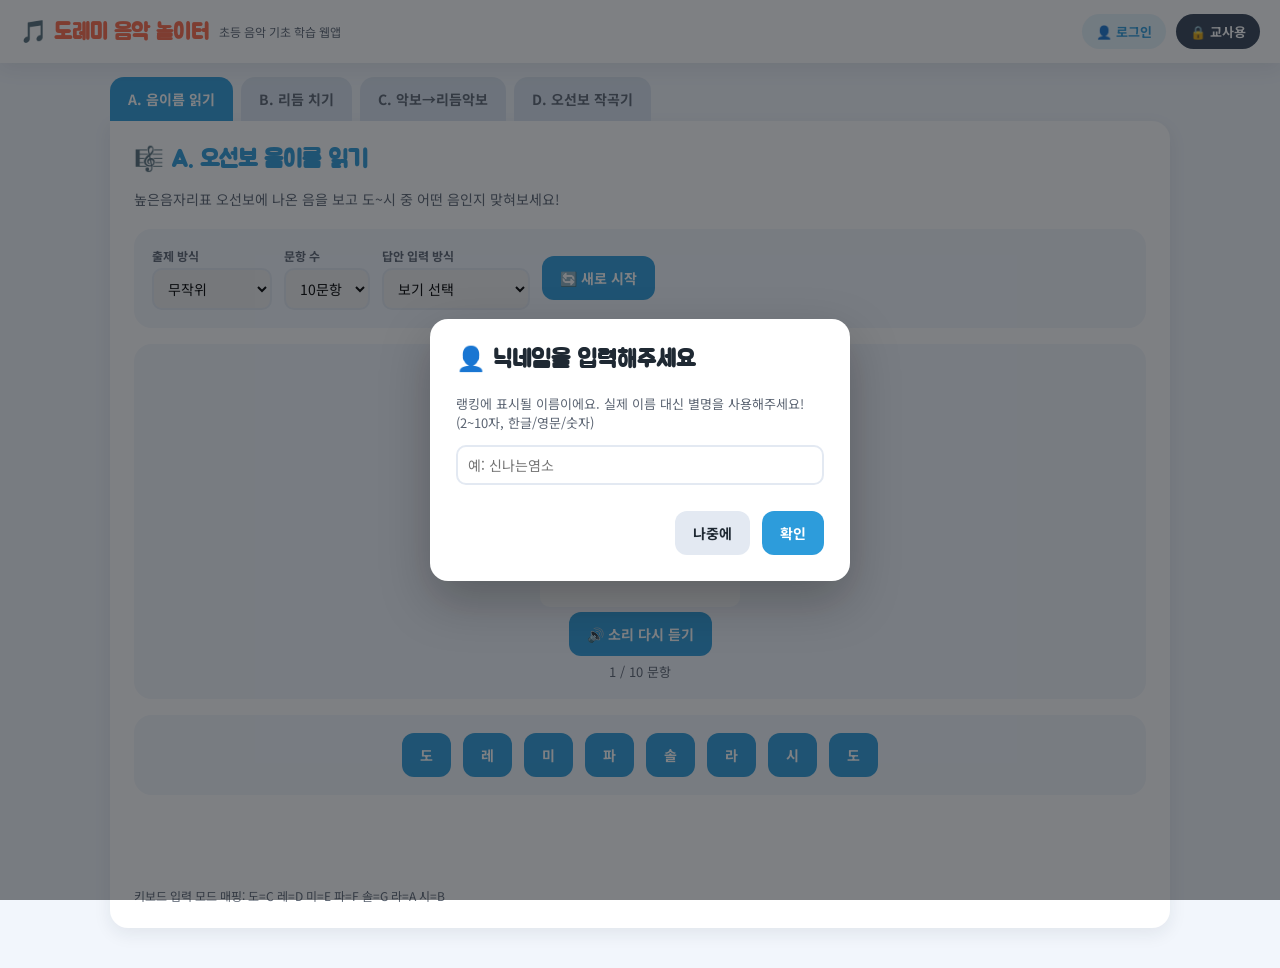
<file: 도레미_음악_놀이터 (2).html>
<!DOCTYPE html>
<html lang="ko">
<head>
<meta charset="UTF-8">
<meta name="viewport" content="width=device-width, initial-scale=1.0, maximum-scale=1, user-scalable=no">
<title>도레미 음악 놀이터</title>
<link rel="preconnect" href="https://fonts.googleapis.com">
<link rel="stylesheet" href="https://fonts.googleapis.com/css2?family=Jua&family=Noto+Sans+KR:wght@400;500;700;900&display=swap">
<style>
:root{
  --bg:#F2F6FC;
  --surface:#FFFFFF;
  --ink:#1F2933;
  --ink-soft:#5B6472;
  --line:#E3E9F2;
  --accent-a:#2D9CDB; /* A: 음이름 읽기 */
  --accent-a-soft:#E6F4FC;
  --accent-b:#FF6B4A; /* B: 리듬 치기 */
  --accent-b-soft:#FFEEE8;
  --accent-c:#14B8A6; /* C: 악보 변환 */
  --accent-c-soft:#E3FAF6;
  --accent-d:#8B5CF6; /* D: 작곡기 */
  --accent-d-soft:#F1EBFE;
  --teacher:#334155;
  --good:#22C55E;
  --bad:#EF4444;
  --warn:#F59E0B;
  --radius:18px;
  --radius-sm:10px;
  --shadow:0 6px 18px rgba(31,41,51,.08);
}
*{box-sizing:border-box;}
html,body{margin:0;padding:0;}
body{
  background:var(--bg);
  color:var(--ink);
  font-family:'Noto Sans KR',sans-serif;
  min-height:100vh;
  padding-bottom:40px;
}
h1,h2,h3,.display{font-family:'Jua','Noto Sans KR',sans-serif;}
button{font-family:inherit;cursor:pointer;touch-action:manipulation;}
input,select,textarea{font-family:inherit;}

/* ===== 상단바 ===== */
.topbar{
  display:flex;align-items:center;justify-content:space-between;
  padding:14px 20px;background:var(--surface);
  box-shadow:var(--shadow);position:sticky;top:0;z-index:50;
  flex-wrap:wrap;gap:8px;
}
.topbar-left{display:flex;align-items:center;gap:10px;}
.topbar-left h1{font-size:22px;margin:0;color:var(--accent-b);}
.topbar-left p{margin:0;font-size:12px;color:var(--ink-soft);}
.topbar-right{display:flex;align-items:center;gap:10px;}
.nickname-badge{
  background:var(--accent-a-soft);color:var(--accent-a);
  padding:8px 14px;border-radius:999px;font-weight:700;font-size:13px;
  display:flex;align-items:center;gap:6px;border:none;
}
.lock-btn{
  background:var(--teacher);color:#fff;border:none;border-radius:999px;
  padding:8px 14px;font-size:13px;font-weight:700;display:flex;align-items:center;gap:6px;
}

/* ===== 탭 ===== */
.tabs{
  display:flex;gap:8px;padding:14px 20px 0;flex-wrap:wrap;max-width:1100px;margin:0 auto;
}
.tab-btn{
  border:none;border-radius:14px 14px 0 0;padding:12px 18px;font-weight:700;font-size:14px;
  background:#dbe4f0;color:var(--ink-soft);transition:.15s;
}
.tab-btn[data-tab="a"].active{background:var(--accent-a);color:#fff;}
.tab-btn[data-tab="b"].active{background:var(--accent-b);color:#fff;}
.tab-btn[data-tab="c"].active{background:var(--accent-c);color:#fff;}
.tab-btn[data-tab="d"].active{background:var(--accent-d);color:#fff;}

main{max-width:1100px;margin:0 auto;padding:0 20px;}
.tab-panel{
  display:none;background:var(--surface);border-radius:0 18px 18px 18px;
  box-shadow:var(--shadow);padding:24px;min-height:420px;
}
.tab-panel.active{display:block;}
.panel-title{display:flex;align-items:center;gap:10px;margin-top:0;}
.panel-desc{color:var(--ink-soft);font-size:14px;margin-top:-6px;margin-bottom:20px;}

.card{
  background:var(--bg);border-radius:var(--radius);padding:18px;margin-bottom:16px;
}
.row{display:flex;gap:12px;flex-wrap:wrap;align-items:center;}
.btn{
  border:none;border-radius:12px;padding:10px 18px;font-weight:700;font-size:14px;
  background:#E3E9F2;color:var(--ink);min-height:44px;
}
.btn:active{transform:translateY(1px);}
.btn-primary-a{background:var(--accent-a);color:#fff;}
.btn-primary-b{background:var(--accent-b);color:#fff;}
.btn-primary-c{background:var(--accent-c);color:#fff;}
.btn-primary-d{background:var(--accent-d);color:#fff;}
.btn-good{background:var(--good);color:#fff;}
.btn-bad{background:var(--bad);color:#fff;}
.btn.selected{outline:3px solid var(--ink);}
.btn:disabled{opacity:.45;cursor:not-allowed;}

select,input[type=text],input[type=number],input[type=password],textarea{
  border:2px solid var(--line);border-radius:10px;padding:8px 10px;font-size:14px;min-height:40px;
}
textarea{min-height:80px;width:100%;font-family:monospace;}
label.field-label{font-size:12px;color:var(--ink-soft);font-weight:700;display:block;margin-bottom:4px;}

.feedback-good{color:var(--good);font-weight:900;}
.feedback-bad{color:var(--bad);font-weight:900;}

/* 모달 공통 */
.modal-overlay{
  position:fixed;inset:0;background:rgba(20,24,30,.55);display:none;
  align-items:center;justify-content:center;z-index:100;padding:20px;
}
.modal-overlay.show{display:flex;}
.modal-box{
  background:#fff;border-radius:var(--radius);padding:26px;max-width:420px;width:100%;
  box-shadow:0 20px 50px rgba(0,0,0,.25);
}
.modal-box h2{margin-top:0;}

table.rank-table{width:100%;border-collapse:collapse;font-size:13px;}
table.rank-table th,table.rank-table td{padding:6px 8px;text-align:center;border-bottom:1px solid var(--line);}
table.rank-table tr.me{background:var(--accent-a-soft);font-weight:700;}

.svg-wrap{overflow-x:auto;background:#fff;border-radius:var(--radius-sm);padding:10px;}
.hit{cursor:pointer;}
.note-el.hl rect.hitzone{fill:rgba(255,107,74,.28);}
.dnote.hl rect.hitzone2{fill:rgba(139,92,246,.28);}
.drum-btn.selected{outline:3px solid var(--accent-b);}
.dur-btn.selected{outline:3px solid var(--accent-d);}
.dur-btn{display:flex;flex-direction:column;align-items:center;gap:2px;padding:8px 10px;}

.grade-badge{font-size:40px;font-weight:900;font-family:'Jua';}
.confetti{position:fixed;top:-20px;width:10px;height:10px;z-index:200;pointer-events:none;border-radius:2px;}

@media (max-width:640px){
  .topbar-left h1{font-size:17px;}
  .tab-btn{padding:10px 12px;font-size:12px;}
  .tab-panel{padding:16px;border-radius:0 14px 14px 14px;}
}
</style>
</head>
<body>

<div class="topbar">
  <div class="topbar-left">
    <h1>🎵 도레미 음악 놀이터</h1>
    <p>초등 음악 기초 학습 웹앱</p>
  </div>
  <div class="topbar-right">
    <button class="nickname-badge" id="nicknameBadge" onclick="Nickname.openModal()">👤 로그인</button>
    <button class="lock-btn" id="teacherLockBtn" onclick="Teacher.openLoginModal()">🔒 교사용</button>
  </div>
</div>

<div class="tabs">
  <button class="tab-btn active" data-tab="a" onclick="App.switchTab('a')">A. 음이름 읽기</button>
  <button class="tab-btn" data-tab="b" onclick="App.switchTab('b')">B. 리듬 치기</button>
  <button class="tab-btn" data-tab="c" onclick="App.switchTab('c')">C. 악보→리듬악보</button>
  <button class="tab-btn" data-tab="d" onclick="App.switchTab('d')">D. 오선보 작곡기</button>
</div>

<main>
  <section class="tab-panel active" id="tab-a"></section>
  <section class="tab-panel" id="tab-b"></section>
  <section class="tab-panel" id="tab-c"></section>
  <section class="tab-panel" id="tab-d"></section>
</main>

<!-- ===== 닉네임 로그인 모달 ===== -->
<div class="modal-overlay" id="nicknameModal">
  <div class="modal-box">
    <h2>👤 닉네임을 입력해주세요</h2>
    <p style="color:var(--ink-soft);font-size:13px;">랭킹에 표시될 이름이에요. 실제 이름 대신 별명을 사용해주세요! (2~10자, 한글/영문/숫자)</p>
    <input type="text" id="nicknameInput" placeholder="예: 신나는염소" maxlength="10" style="width:100%;margin-bottom:10px;">
    <div id="nicknameError" class="feedback-bad" style="font-size:12px;min-height:16px;"></div>
    <div class="row" style="justify-content:flex-end;">
      <button class="btn" onclick="Nickname.closeModal()">나중에</button>
      <button class="btn btn-primary-a" onclick="Nickname.submit()">확인</button>
    </div>
  </div>
</div>

<!-- ===== 교사용 비밀번호 모달 ===== -->
<div class="modal-overlay" id="teacherPwModal">
  <div class="modal-box">
    <h2>🔒 교사용 페이지</h2>
    <p style="color:var(--ink-soft);font-size:13px;">이 잠금은 학생이 실수로 설정을 바꾸지 않도록 막는 간단한 화면 잠금이에요. 진짜 보안 인증이 아니니 민감한 용도로 쓰지 마세요.</p>
    <input type="password" id="teacherPwInput" placeholder="비밀번호" style="width:100%;margin-bottom:10px;">
    <div id="teacherPwError" class="feedback-bad" style="font-size:12px;min-height:16px;"></div>
    <div class="row" style="justify-content:flex-end;">
      <button class="btn" onclick="Teacher.closeLoginModal()">취소</button>
      <button class="btn" style="background:var(--teacher);color:#fff;" onclick="Teacher.submitLogin()">입장</button>
    </div>
  </div>
</div>

<!-- ===== 교사용 패널 모달 ===== -->
<div class="modal-overlay" id="teacherPanelModal">
  <div class="modal-box" style="max-width:700px;max-height:85vh;overflow-y:auto;">
    <h2>🔧 교사용 콘텐츠 관리</h2>
    <div id="teacherPanelBody"></div>
    <div class="row" style="justify-content:flex-end;margin-top:14px;">
      <button class="btn" onclick="Teacher.closePanel()">닫기</button>
    </div>
  </div>
</div>

<!-- ===== 랭킹 모달 ===== -->
<div class="modal-overlay" id="rankModal">
  <div class="modal-box" style="max-width:520px;max-height:80vh;overflow-y:auto;">
    <h2>🏆 랭킹 (TOP 30)</h2>
    <div id="rankBody"></div>
    <div class="row" style="justify-content:flex-end;margin-top:10px;">
      <button class="btn" onclick="Rank.closeModal()">닫기</button>
    </div>
  </div>
</div>

<script>
/* ===================================================================
   전역 상수 및 유틸
=================================================================== */
const NOTE_NAMES = ['도','레','미','파','솔','라','시','도'];
const NOTE_KEYS  = ['C','D','E','F','G','A','B','C'];
const STAFF_IDX  = [-2,-1,0,1,2,3,4,5]; // 도(C4)~도(C5) 오선 위치 인덱스
const NOTE_FREQ  = { // 등온율 기준, A4=440Hz
  'C':261.63,'D':293.66,'E':329.63,'F':349.23,'G':392.00,'A':440.00,'B':493.88,'C5':523.25
};
function freqOf(letter, octaveUp){ return octaveUp ? NOTE_FREQ['C5'] : NOTE_FREQ[letter]; }

function $(sel,root){return (root||document).querySelector(sel);}
function $all(sel,root){return Array.from((root||document).querySelectorAll(sel));}
function el(tag, attrs, children){
  const e=document.createElement(tag);
  if(attrs) for(const k in attrs){ if(k==='html') e.innerHTML=attrs[k]; else e.setAttribute(k,attrs[k]); }
  (children||[]).forEach(c=>e.appendChild(c));
  return e;
}
function fmtDate(ts){
  const d=new Date(ts);
  const p=n=>String(n).padStart(2,'0');
  return `${d.getFullYear()}.${p(d.getMonth()+1)}.${p(d.getDate())} ${p(d.getHours())}:${p(d.getMinutes())}`;
}

/* ===================================================================
   저장소 유틸
   -----------------------------------------------------------------
   이 파일은 "다운로드해서 여는 단일 HTML 파일" 형태로 배포되는 것을
   기준으로 하므로, Claude 아티팩트 전용 API인 window.storage 대신
   브라우저 localStorage를 사용한다 (교사용 콘텐츠/랭킹 문서 6장·3.6
   참고: 아티팩트 환경 밖에서는 localStorage로 대체하라는 안내를 따름).
   이 경우 데이터는 "이 브라우저/이 기기"에만 저장되고 다른 학생의
   기기와는 공유되지 않는다는 한계가 있다.
=================================================================== */
const Store = {
  KEYS:{
    NICKNAME:'moolplay_nickname',
    LEADERBOARD:'moolplay_leaderboard',
    CUSTOM_SONGS:'moolplay_custom_songs',
    CUSTOM_BASEPATTERNS:'moolplay_custom_basepatterns',
    SETTINGS:'moolplay_settings',
    TEACHER_PW:'moolplay_teacher_pw',
    DRUM_SOUND:'moolplay_drum_sound'
  },
  get(key, fallback){
    try{
      const raw = localStorage.getItem(key);
      if(raw===null || raw===undefined) return fallback;
      return JSON.parse(raw);
    }catch(e){ console.error('Store.get 실패', key, e); return fallback; }
  },
  set(key, value){
    try{ localStorage.setItem(key, JSON.stringify(value)); return true; }
    catch(e){ console.error('Store.set 실패', key, e); return false; }
  },
  remove(key){ try{ localStorage.removeItem(key); }catch(e){ console.error(e); } }
};

const DEFAULT_SETTINGS = {
  bpmMin:60, bpmMax:160,
  toleranceGood:100, tolerancePerfect:50,
  questionCounts:[5,10,15],
  gradeThresholds:{A:90,B:70,C:50}
};
function getSettings(){
  const custom = Store.get(Store.KEYS.SETTINGS, null);
  return custom ? Object.assign({}, DEFAULT_SETTINGS, custom) : Object.assign({}, DEFAULT_SETTINGS);
}
function gradeOf(score){
  const t = getSettings().gradeThresholds;
  if(score>=t.A) return {grade:'A', msg:'완벽해요! 최고예요!'};
  if(score>=t.B) return {grade:'B', msg:'좋아요! 조금만 더 연습해봐요.'};
  if(score>=t.C) return {grade:'C', msg:'기본기는 있어요. 몇 번 더 해볼까요?'};
  return {grade:'D', msg:'처음엔 누구나 어려워요. 다시 도전!'};
}
function confettiBurst(){
  const colors=['#FF6B4A','#2D9CDB','#F5C518','#22C55E','#8B5CF6'];
  for(let i=0;i<40;i++){
    const c=el('div',{class:'confetti'});
    c.style.left=(Math.random()*100)+'vw';
    c.style.background=colors[i%colors.length];
    c.style.transform=`rotate(${Math.random()*360}deg)`;
    document.body.appendChild(c);
    const dur=1200+Math.random()*900;
    c.animate([
      {transform:c.style.transform+' translateY(0)', opacity:1},
      {transform:c.style.transform+` translateY(${window.innerHeight+40}px)`, opacity:0.2}
    ],{duration:dur, easing:'ease-in'});
    setTimeout(()=>c.remove(), dur+50);
  }
}

/* ===================================================================
   오디오 엔진 (Web Audio API)
   - 메트로놈 클릭, 드럼 소리 3종(우드블록/스네어/탐탐), 음정(도~시) 재생
   - 실제 음원 파일을 쓰지 않고 전부 코드로 합성한다
=================================================================== */
const Audio_ = {
  ctx:null,
  _noiseBuffer:null,
  ensure(){
    if(!this.ctx){ this.ctx = new (window.AudioContext||window.webkitAudioContext)(); }
    if(this.ctx.state==='suspended'){ this.ctx.resume(); }
    return this.ctx;
  },
  // 스네어용 화이트노이즈 버퍼는 매번 새로 만들지 않고 한 번 만들어 재사용한다.
  // (탭할 때마다 6000여 개 샘플을 다시 채우는 작업을 없애 입력 반응을 더 가볍게 한다)
  _getNoiseBuffer(ctx){
    if(!this._noiseBuffer){
      const bufSize = Math.floor(ctx.sampleRate*0.15);
      const buf = ctx.createBuffer(1, bufSize, ctx.sampleRate);
      const data = buf.getChannelData(0);
      for(let i=0;i<bufSize;i++){ data[i]=Math.random()*2-1; }
      this._noiseBuffer = buf;
    }
    return this._noiseBuffer;
  },
  // 메트로놈 클릭 (낮은 톤 "똑"). strong=true 이면 마디 첫박에서 약간 더 높고 크게
  metronomeClick(strong){
    const ctx=this.ensure();
    const t0=ctx.currentTime;
    const osc=ctx.createOscillator(); const gain=ctx.createGain();
    osc.type='triangle'; osc.frequency.value= strong? 660:440;
    gain.gain.setValueAtTime(strong?0.35:0.22, t0);
    gain.gain.exponentialRampToValueAtTime(0.0001, t0+0.09);
    osc.connect(gain); gain.connect(ctx.destination);
    osc.start(t0); osc.stop(t0+0.1);
  },
  // 드럼 소리 3종: 'wood' | 'snare' | 'tom'
  drum(type){
    const ctx=this.ensure();
    const t0=ctx.currentTime;
    if(type==='snare'){
      const noise = ctx.createBufferSource(); noise.buffer=this._getNoiseBuffer(ctx);
      const bp = ctx.createBiquadFilter(); bp.type='bandpass'; bp.frequency.value=1800; bp.Q.value=0.8;
      const gain = ctx.createGain();
      gain.gain.setValueAtTime(0.6, t0);
      gain.gain.exponentialRampToValueAtTime(0.001, t0+0.12);
      noise.connect(bp); bp.connect(gain); gain.connect(ctx.destination);
      noise.start(t0); noise.stop(t0+0.15);
    } else if(type==='tom'){
      const osc=ctx.createOscillator(); const gain=ctx.createGain();
      osc.type='sine';
      osc.frequency.setValueAtTime(150, t0);
      osc.frequency.exponentialRampToValueAtTime(80, t0+0.15);
      gain.gain.setValueAtTime(0.6, t0);
      gain.gain.exponentialRampToValueAtTime(0.001, t0+0.18);
      osc.connect(gain); gain.connect(ctx.destination);
      osc.start(t0); osc.stop(t0+0.2);
    } else { // wood (기본값)
      const osc=ctx.createOscillator(); const gain=ctx.createGain();
      osc.type='square'; osc.frequency.value=950;
      gain.gain.setValueAtTime(0.35, t0);
      gain.gain.exponentialRampToValueAtTime(0.001, t0+0.05);
      osc.connect(gain); gain.connect(ctx.destination);
      osc.start(t0); osc.stop(t0+0.06);
    }
  },
  // 음정 재생 (기능 D 작곡기용): letter는 'C'..'B', octaveUp이면 높은 도
  pitch(letter, octaveUp, durMs){
    const ctx=this.ensure();
    const t0=ctx.currentTime;
    const freq = freqOf(letter, octaveUp);
    const osc=ctx.createOscillator(); const gain=ctx.createGain();
    osc.type='sine'; osc.frequency.value=freq;
    const dur = Math.max(0.08, durMs/1000);
    gain.gain.setValueAtTime(0.001, t0);
    gain.gain.linearRampToValueAtTime(0.4, t0+0.015);
    gain.gain.exponentialRampToValueAtTime(0.001, t0+dur);
    osc.connect(gain); gain.connect(ctx.destination);
    osc.start(t0); osc.stop(t0+dur+0.02);
    return freq;
  }
};
function currentDrumSound(){ return Store.get(Store.KEYS.DRUM_SOUND, 'wood'); }
function setDrumSound(type){ Store.set(Store.KEYS.DRUM_SOUND, type); }

/* ===================================================================
   리듬 토큰 파서 & 타임라인 빌더
   -----------------------------------------------------------------
   토큰 문법: (W|Hd|H|Qd|Q|Ed|E|S)(r)?(!)?(~)?
     기본 길이(8분음표 단위): W=8 Hd=6 H=4 Qd=3 Q=2 Ed=1.5 E=1 S=0.5
     r  = 쉼표      예) Qr(4분쉼표) Er(8분쉼표)
     !  = 악센트(>)  예) Q!
     ~  = 다음 음표와 붙임줄(타이)로 연결  예) Qd~
   박자별 한 마디 총 8분음표 수 / 큰박 그룹:
     2/4=4(2+2)  3/4=6(2+2+2)  4/4=8(2+2+2+2)  6/8=6(3+3)  12/8=12(3+3+3+3)
=================================================================== */
const DUR_MAP = {W:8, Hd:6, H:4, Qd:3, Q:2, Ed:1.5, E:1, S:0.5};
const TIME_SIGS = {'2/4':4, '3/4':6, '4/4':8, '6/8':6, '12/8':12};
const BEAT_GROUPS = {'2/4':[2,2], '3/4':[2,2,2], '4/4':[2,2,2,2], '6/8':[3,3], '12/8':[3,3,3,3]};
const TOKEN_RE = /^(W|Hd|H|Qd|Q|Ed|E|S)(r)?(!)?(~)?$/;

function parseToken(tok){
  const m = TOKEN_RE.exec(tok.trim());
  if(!m) return null;
  return { durE: DUR_MAP[m[1]], isRest: !!m[2], accent: !!m[3], tie: !!m[4], base:m[1] };
}
function parseMeasure(tokens){
  return tokens.map(parseToken).filter(Boolean);
}
function measureSumE(tokens){
  return parseMeasure(tokens).reduce((s,n)=>s+n.durE,0);
}
function validateMeasures(measuresTokens, sigKey){
  const total = TIME_SIGS[sigKey];
  const errs=[];
  measuresTokens.forEach((m,i)=>{
    const sum = measureSumE(m);
    if(Math.abs(sum-total)>0.01) errs.push(`마디 ${i+1}: 박자 합이 ${sum}인데 ${sigKey} 마디는 ${total}이어야 해요.`);
  });
  return errs;
}
// measuresTokens: [['Q','E','E','Q'], ['Hd','Qr'], ...] -> 절대 타임라인(8분음표 단위) 이벤트 배열
function buildTimeline(measuresTokens){
  const events=[]; let cursor=0;
  measuresTokens.forEach((m,mi)=>{
    const notes = parseMeasure(m);
    notes.forEach((n,ni)=>{
      events.push({ measureIdx:mi, idxInMeasure:ni, onsetE:cursor, durE:n.durE,
                    isRest:n.isRest, accent:n.accent, tie:n.tie });
      cursor += n.durE;
    });
  });
  return { events, totalE: cursor };
}
// 붙임줄(타이)로 이어진 음표들을 하나의 "판정 구간"으로 묶는다
function buildJudgeSegments(events){
  const segs=[]; let i=0;
  while(i<events.length){
    const ev=events[i];
    if(ev.isRest){ segs.push({onsetE:ev.onsetE, durE:ev.durE, isRest:true}); i++; continue; }
    let durSum=ev.durE; let j=i;
    while(events[j].tie && j+1<events.length && !events[j+1].isRest){ j++; durSum+=events[j].durE; }
    segs.push({onsetE:ev.onsetE, durE:durSum, isRest:false, accent:ev.accent, firstIdx:i, lastIdx:j});
    i=j+1;
  }
  return segs;
}
// 8분음표 단위 시간을 ms로 변환하기 위한 eighthMs 계산 (BPM = 큰박/분 기준)
function eighthMsFor(sigKey, bpm){
  const groupSize = BEAT_GROUPS[sigKey][0]; // 2 또는 3
  const beatMs = 60000/bpm;
  return beatMs/groupSize;
}

/* ===================================================================
   리듬 노테이션 SVG 렌더러 (음높이 없이 "리듬 전용" 표기)
   - 마디별로 셀을 배치하고, 음표는 음표머리+기둥+깃발, 쉼표는 막대 아이콘으로
   - data-idx 속성으로 각 이벤트를 표시해 하이라이트/클릭 편집에 활용
=================================================================== */
const PX_PER_E = 20; // 8분음표 1개당 픽셀
const MEASURE_GAP = 16;
function renderRhythmSVG(measuresTokens, opts){
  opts = opts || {};
  const events = buildTimeline(measuresTokens).events;
  const baseY = 60;
  let x = 20;
  const barXs=[x];
  const parts=[];
  let curMeasure = events.length? events[0].measureIdx : -1;
  events.forEach((ev, idx)=>{
    if(ev.measureIdx !== curMeasure){
      barXs.push(x);
      x += MEASURE_GAP;
      curMeasure = ev.measureIdx;
    }
    const w = ev.durE*PX_PER_E;
    const cx = x + Math.min(w/2, 16);
    parts.push(renderCell(ev, x, w, cx, baseY, idx));
    x += w;
  });
  barXs.push(x+6);
  const totalW = x+20;
  let bars = barXs.map(bx=>`<line x1="${bx}" y1="${baseY-34}" x2="${bx}" y2="${baseY+8}" stroke="#B8C4D6" stroke-width="2"/>`).join('');
  // 타이(붙임줄) 곡선: 인접한 tie 이벤트 사이를 이어준다
  let ties='';
  for(let i=0;i<events.length-1;i++){
    if(events[i].tie && !events[i].isRest && !events[i+1].isRest){
      const x1 = 20 + eventPixelX(events, i);
      const x2 = 20 + eventPixelX(events, i+1);
      ties += `<path d="M ${x1+8} ${baseY-38} Q ${(x1+x2)/2+8} ${baseY-48} ${x2+8} ${baseY-38}" stroke="#8B5CF6" stroke-width="2" fill="none"/>`;
    }
  }
  const svg = `<svg viewBox="0 0 ${totalW} 100" width="${totalW}" height="100" xmlns="http://www.w3.org/2000/svg" class="rhythm-svg">
    <line x1="20" y1="${baseY}" x2="${totalW-14}" y2="${baseY}" stroke="#B8C4D6" stroke-width="1.5"/>
    ${bars}
    ${parts.join('')}
    ${ties}
  </svg>`;
  return { svg, events, totalE: buildTimeline(measuresTokens).totalE };
}
// events 재계산 없이 픽셀 x 좌표를 구하기 위한 보조(렌더 시 계산한 값 재사용이 이상적이나, 단순화를 위해 재계산)
function eventPixelX(events, idx){
  let x=0, curMeasure = events.length? events[0].measureIdx:-1;
  for(let i=0;i<=idx;i++){
    if(events[i].measureIdx!==curMeasure){ x+=MEASURE_GAP; curMeasure=events[i].measureIdx; }
    if(i<idx) x += events[i].durE*PX_PER_E;
  }
  return x;
}
// 진행(재생) 커서의 정확한 픽셀 위치 계산: renderRhythmSVG와 "완전히 동일한" 좌표 규칙을 사용해야
// 재생 커서가 음표 위치와 어긋나지 않는다 (마디 사이 MEASURE_GAP까지 반영)
function pixelXForElapsedE(measuresTokens, elapsedE){
  let x=20, cursorE=0;
  for(let mi=0; mi<measuresTokens.length; mi++){
    if(mi>0) x += MEASURE_GAP;
    const notes = parseMeasure(measuresTokens[mi]);
    for(let ni=0; ni<notes.length; ni++){
      const durE = notes[ni].durE;
      if(elapsedE <= cursorE+durE+1e-6){
        const within = Math.max(0, elapsedE-cursorE);
        return x + within*PX_PER_E;
      }
      x += durE*PX_PER_E;
      cursorE += durE;
    }
  }
  return x;
}
function renderCell(ev, x, w, cx, baseY, idx){
  let inner='';
  if(ev.isRest){
    inner += `<rect x="${x+w/2-9}" y="${baseY-6}" width="18" height="7" rx="3" fill="#94A3B8"/>`;
    inner += `<rect x="${x+w/2-9}" y="${baseY-6}" width="4" height="7" fill="#64748B"/>`;
    inner += `<rect x="${x+w/2+5}" y="${baseY-6}" width="4" height="7" fill="#64748B"/>`;
  } else {
    const nx = x+10;
    inner += `<ellipse cx="${nx}" cy="${baseY}" rx="7" ry="5.5" fill="#1F2933" transform="rotate(-18 ${nx} ${baseY})"/>`;
    inner += `<line x1="${nx+6.5}" y1="${baseY-2}" x2="${nx+6.5}" y2="${baseY-32}" stroke="#1F2933" stroke-width="2"/>`;
    if(ev.durE<=1){ inner += flagPath(nx+6.5, baseY-32, 1); }
    if(ev.durE<=0.5){ inner += flagPath(nx+6.5, baseY-32, 2); }
    if([1.5,3,6].includes(ev.durE)){ inner += `<circle cx="${nx+13}" cy="${baseY}" r="2" fill="#1F2933"/>`; }
    if(ev.accent){ inner += `<text x="${nx}" y="${baseY-38}" font-size="16" font-weight="900" text-anchor="middle" fill="#FF6B4A">&gt;</text>`; }
  }
  return `<g class="note-el" data-idx="${idx}"><rect class="hitzone" x="${x}" y="${baseY-40}" width="${w}" height="52" fill="transparent"/>${inner}</g>`;
}
function flagPath(x,y,n){
  const dy = (n-1)*7;
  return `<path d="M ${x} ${y+dy} q 10 4 9 16" stroke="#1F2933" stroke-width="2" fill="none"/>`;
}
// 팔레트 버튼에 쓰는 작은 음표/쉼표 아이콘 (한글 음가 이름 아래에 표시)
function miniGlyphSVG(key){
  const isRest = key.endsWith('r');
  const c = '#8B5CF6';
  if(isRest){
    return `<svg viewBox="0 0 30 30" width="26" height="26" xmlns="http://www.w3.org/2000/svg">
      <rect x="6" y="12" width="18" height="7" rx="3" fill="${c}"/>
      <rect x="6" y="12" width="4" height="7" fill="#6D28D9"/>
      <rect x="20" y="12" width="4" height="7" fill="#6D28D9"/>
    </svg>`;
  }
  let inner='';
  const filled = !['W','H','Hd'].includes(key);
  inner += `<ellipse cx="10" cy="22" rx="7" ry="5.5" fill="${filled?c:'none'}" stroke="${c}" stroke-width="2" transform="rotate(-18 10 22)"/>`;
  if(key!=='W'){
    inner += `<line x1="16.5" y1="20" x2="16.5" y2="4" stroke="${c}" stroke-width="2"/>`;
    if(key==='E'||key==='S'){ inner += `<path d="M16.5 4 q8 3 7 12" stroke="${c}" stroke-width="2" fill="none"/>`; }
    if(key==='S'){ inner += `<path d="M16.5 11 q8 3 7 12" stroke="${c}" stroke-width="2" fill="none"/>`; }
  }
  if(['Qd','Ed','Hd'].includes(key)){ inner += `<circle cx="19" cy="22" r="2" fill="${c}"/>`; }
  return `<svg viewBox="0 0 30 30" width="26" height="26" xmlns="http://www.w3.org/2000/svg">${inner}</svg>`;
}

/* ===================================================================
   오선보(높은음자리표) 렌더러 - 기능 A / D 공용
   도(C4)=index -2 ... 도(C5)=index 5 (한 옥타브), 필요 시 더 확장 가능
=================================================================== */
const STAFF_BOTTOM_Y = 150; // index 0 (미/E4, 첫째 줄) 의 y좌표
function noteY(idx){ return STAFF_BOTTOM_Y - idx*8; }
function renderStaffSVG(width){
  width = width||360;
  let lines='';
  for(let i=0;i<5;i++){ const y=noteY(i*2); lines+=`<line x1="30" y1="${y}" x2="${width-10}" y2="${y}" stroke="#334155" stroke-width="1.5"/>`; }
  const clef = `<path d="M52,${noteY(8)+6} C36,${noteY(8)+2} 34,${noteY(6)-2} 46,${noteY(4)}
    C60,${noteY(2)+4} 60,${noteY(0)+6} 44,${noteY(-1)+8}
    C33,${noteY(-2)+2} 30,${noteY(-2)-10} 40,${noteY(-2)-16}
    C46,${noteY(-2)-20} 52,${noteY(-2)-14} 50,${noteY(-2)-8}"
    stroke="#334155" stroke-width="4" fill="none" stroke-linecap="round"/>
    <circle cx="44" cy="${noteY(-1)+8}" r="3.4" fill="#334155"/>`;
  return { svgOpen:`<svg viewBox="0 0 ${width} 220" width="${width}" height="220" xmlns="http://www.w3.org/2000/svg">${lines}${clef}`, svgClose:`</svg>` };
}
function noteHeadMarkup(x, idx, filled, extra){
  extra = extra||'';
  const y = noteY(idx);
  let ledger='';
  if(idx<=-2 && idx%2===0){ ledger = `<line x1="${x-12}" y1="${y}" x2="${x+12}" y2="${y}" stroke="#334155" stroke-width="1.5"/>`; }
  if(idx>=10 && idx%2===0){ ledger = `<line x1="${x-12}" y1="${y}" x2="${x+12}" y2="${y}" stroke="#334155" stroke-width="1.5"/>`; }
  return `${ledger}<ellipse cx="${x}" cy="${y}" rx="8" ry="6" fill="${filled?'#334155':'none'}" stroke="#334155" stroke-width="2" transform="rotate(-16 ${x} ${y})"/>${extra}`;
}

/* ===================================================================
   기능 A: 도레미파솔라시도 오선보 읽기
=================================================================== */
const FeatureA = {
  state:{ mode:'random', total:10, idx:0, score:0, sequence:[], answered:false, inputMode:'choice' },
  init(){
    const panel = $('#tab-a');
    panel.innerHTML = `
      <h2 class="panel-title" style="color:var(--accent-a);">🎼 A. 오선보 음이름 읽기</h2>
      <p class="panel-desc">높은음자리표 오선보에 나온 음을 보고 도~시 중 어떤 음인지 맞혀보세요!</p>
      <div class="card row">
        <div>
          <label class="field-label">출제 방식</label>
          <select id="aMode">
            <option value="random">무작위</option>
            <option value="seq">순차(도→시)</option>
          </select>
        </div>
        <div>
          <label class="field-label">문항 수</label>
          <select id="aCount"></select>
        </div>
        <div>
          <label class="field-label">답안 입력 방식</label>
          <select id="aInputMode">
            <option value="choice">보기 선택</option>
            <option value="keyboard">키보드 입력(C~B)</option>
          </select>
        </div>
        <button class="btn btn-primary-a" onclick="FeatureA.start()">🔄 새로 시작</button>
      </div>
      <div class="card" style="text-align:center;">
        <div id="aStaffWrap" class="svg-wrap" style="display:inline-block;"></div>
        <div><button class="btn btn-primary-a" onclick="FeatureA.playCurrentNote()">🔊 소리 다시 듣기</button></div>
        <div id="aQProgress" style="color:var(--ink-soft);font-size:13px;margin-top:6px;"></div>
      </div>
      <div class="card" id="aAnswerArea"></div>
      <div id="aFeedback" style="min-height:70px;text-align:center;font-size:15px;"></div>
      <div id="aResultArea"></div>
      <div style="font-size:12px;color:var(--ink-soft);margin-top:6px;">키보드 입력 모드 매핑: 도=C 레=D 미=E 파=F 솔=G 라=A 시=B</div>
    `;
    const sel = $('#aCount');
    getSettings().questionCounts.forEach(n=>sel.appendChild(el('option',{value:n,html:n+'문항'})));
    sel.value=10;
    $('#aMode').onchange=e=>FeatureA.state.mode=e.target.value;
    $('#aCount').onchange=e=>FeatureA.state.total=parseInt(e.target.value);
    $('#aInputMode').onchange=e=>{ FeatureA.state.inputMode=e.target.value; FeatureA.renderAnswerArea(); };
    document.addEventListener('keydown', FeatureA.onKeydown);
    this.start();
  },
  start(){
    const s=this.state;
    s.mode = $('#aMode').value; s.total=parseInt($('#aCount').value); s.inputMode=$('#aInputMode').value;
    s.idx=0; s.score=0; s.answered=false;
    s.sequence=[];
    for(let i=0;i<s.total;i++){
      s.sequence.push(s.mode==='seq' ? i%8 : Math.floor(Math.random()*8));
    }
    $('#aResultArea').innerHTML='';
    this.renderQuestion();
  },
  renderQuestion(){
    const s=this.state;
    const {svgOpen, svgClose} = renderStaffSVG(180);
    const idx = STAFF_IDX[s.sequence[s.idx]];
    const note = `<g id="aNoteG">${noteHeadMarkup(120, idx, true)}</g>`;
    $('#aStaffWrap').innerHTML = svgOpen+note+svgClose;
    $('#aQProgress').textContent = `${s.idx+1} / ${s.total} 문항`;
    $('#aFeedback').innerHTML='';
    s.answered=false;
    this.renderAnswerArea();
    this.playCurrentNote();
  },
  playCurrentNote(){
    const s=this.state;
    const correctIdx = s.sequence[s.idx];
    Audio_.ensure();
    Audio_.pitch(NOTE_KEYS[correctIdx], correctIdx===7, 650);
  },
  renderAnswerArea(){
    const area = $('#aAnswerArea');
    if(this.state.inputMode==='choice'){
      area.innerHTML = `<div class="row" style="justify-content:center;">${NOTE_NAMES.map((n,i)=>`<button class="btn btn-primary-a" onclick="FeatureA.answer(${i})">${n}</button>`).join('')}</div>`;
    } else {
      area.innerHTML = `<div style="text-align:center;color:var(--ink-soft);">키보드로 C~B 중 한 글자를 눌러보세요 (마지막 도는 C 또는 아무 C나)</div>`;
    }
  },
  onKeydown(e){
    if(!$('#tab-a').classList.contains('active')) return;
    if(FeatureA.state.inputMode!=='keyboard') return;
    const letter = e.key.toUpperCase();
    const keyIdx = NOTE_KEYS.indexOf(letter);
    if(keyIdx===-1) return;
    // C는 도(처음) 또는 도(마지막) 둘 다 될 수 있으니 정답 인덱스와 letter만 비교
    FeatureA.answerByLetter(letter);
  },
  answerByLetter(letter){
    const s=this.state; if(s.answered) return;
    const correctIdx = s.sequence[s.idx];
    // 도(C)는 첫 도/높은 도 둘 다에 매핑되는 모호함이 있어, 정답이 높은 도(idx7)이고
    // 입력이 C일 때만 높은 옥타브로 재생해 문맥에 맞춰준다(완벽하지 않은 근사치)
    const guessOctaveUp = (correctIdx===7 && letter==='C');
    Audio_.ensure(); Audio_.pitch(letter, guessOctaveUp, 400);
    const correct = NOTE_KEYS[correctIdx]===letter;
    this.judge(correct, correctIdx);
  },
  answer(choiceIdx){
    const s=this.state; if(s.answered) return;
    Audio_.ensure(); Audio_.pitch(NOTE_KEYS[choiceIdx], choiceIdx===7, 400);
    const correctIdx = s.sequence[s.idx];
    this.judge(choiceIdx===correctIdx, correctIdx);
  },
  judge(correct, correctIdx){
    const s=this.state; s.answered=true;
    const fb=$('#aFeedback');
    if(correct){
      s.score++;
      fb.innerHTML = `<span class="feedback-good">✅ 정답이에요! "${NOTE_NAMES[correctIdx]}" 였어요.</span>`;
    } else {
      const idx = STAFF_IDX[correctIdx];
      fb.innerHTML = `<span class="feedback-bad">❌ 다시 확인해볼까요? 정답은 "${NOTE_NAMES[correctIdx]}" 였어요.</span>
        <div style="margin-top:6px;color:var(--ink-soft);font-size:13px;">아래 악보에서 화살표가 가리키는 자리가 "${NOTE_NAMES[correctIdx]}" 예요.</div>`;
      const g = $('#aNoteG');
      if(g){ g.innerHTML += `<text x="150" y="${noteY(idx)+4}" font-size="16" fill="#FF6B4A">←${NOTE_NAMES[correctIdx]}</text>`; }
    }
    setTimeout(()=>{
      s.idx++;
      if(s.idx>=s.total) this.finish(); else this.renderQuestion();
    }, correct?700:1900);
  },
  finish(){
    const s=this.state;
    const score = Math.round(s.score/s.total*100);
    const g = gradeOf(score);
    if(g.grade==='A') confettiBurst();
    $('#aResultArea').innerHTML = `
      <div class="card" style="text-align:center;">
        <div class="grade-badge" style="color:var(--accent-a);">${g.grade}등급</div>
        <div style="font-size:20px;font-weight:900;margin:6px 0;">${s.score} / ${s.total}문항 정답 (${score}점)</div>
        <div>${g.msg}</div>
        <button class="btn btn-primary-a" style="margin-top:12px;" onclick="FeatureA.start()">다시 도전하기</button>
      </div>`;
  }
};

/* ===================================================================
   기본 제공 곡 데이터 (업로드된 악보를 분석해 리듬만 반영한 근사치)
   각 곡 = { title, sig, phrases: [ [ [토큰...], [토큰...], ... ], ... ] }
=================================================================== */
const BUILTIN_SONGS = [
  { title:'아기 염소', sig:'4/4', phrases:[
      [ ['Q','E','E','E','E','Q'], ['E','E','E','E','E','E','E','E'], ['Q','E','E','Q','Q'], ['Hd','Qr'] ],
      [ ['Q','E','E','E','E','Q'], ['E','E','E','E','E','E','E','E'], ['Q','E','E','Q!','Q!'], ['Hd','Qr'] ],
      [ ['Q','E','E','E','E','Q'], ['E','E','E','E','E','E','E','E'], ['Q','E','E','Q','Q'], ['Hd','Qr'] ],
      [ ['Q','E','E','E','E','Q'], ['E','E','E','E','E','E','E','E'], ['Q','E','E','Q!','Q!'], ['Hd','Qr'] ],
      [ ['Q','E','E','E','E','Q'], ['E','E','E','E','E','E','E','E'], ['Q','E','E','Q','Q'], ['Hd','Qr'] ],
      [ ['Q','E','E','E','E','Q'], ['E','E','E','E','E','E','E','E'], ['Q','E','E','Q!','Q!'], ['Hd','Qr'] ]
  ]},
  { title:'별 보며 달보며', sig:'6/8', phrases:[
      [ ['Q','E','E','E','E'], ['Qd','Q','Er'], ['Q','E','E','Q'], ['Qd~','Q','Er'] ],
      [ ['Q','E','E','E','E'], ['Qd','Q','Er'], ['Q','E','E','Q'], ['Qd~','Q','Er'] ],
      [ ['Q','E','E','E','E'], ['Q~','E','Qd'],  ['Q','E','E','Q'], ['Qd~','Q','Er'] ],
      [ ['Q','E','E','E','E'], ['Qd','Q','Er'], ['Q','E','E','Q'], ['Qd~','Q','Er'] ]
  ]},
  { title:'손을 잡고', sig:'3/4', phrases:[
      [ ['Q','E','E','Q'], ['Q','Q','E','E'], ['Q','E','E','Q'], ['H','Qr'] ],
      [ ['Q','E','E','Q'], ['Q','Q','E','E'], ['Q','E','E','Q'], ['H','Qr'] ],
      [ ['Q','E','E','Q'], ['Q~','Q','E','E'], ['Q','E','E','Q'], ['H','Qr'] ],
      [ ['Q','E','E','Q'], ['Q','E','E','Qr'], ['Q','E','E','Qr'], ['H','Qr'] ]
  ]},
  { title:'가을길', sig:'4/4', phrases:[
      [ ['Q','E','E','E','E','Qr'], ['Q','E','E','E','E','Qr'], ['Q','Q','Q','Q'], ['Q','Q','Q','Qr'] ],
      [ ['Q','E','E','E','E','Qr'], ['Q','E','E','E','E','Qr'], ['Q','Q','Q','Q'], ['Q','Q','Q','Qr'] ]
  ]},
  { title:'악기놀이(자진모리)', sig:'12/8', phrases:[
      [ ['E','E','E','E','E','E','E','E','E','E','E','E'],
        ['E','E','E','E','E','E','E','E','E','E','E','E'],
        ['Q','E','E','E','E','Q','E','E','E','E'],
        ['E','E','E','E','E','E','E','E','E','E','E','E'] ]
  ]},
  { title:'다섯 글자 예쁜말', sig:'4/4', phrases:[
      [ ['Qr','H','Q'], ['Q','Q','Q','Q'], ['Q','Q','H'], ['H','H'] ]
  ]}
];
const BASE_PATTERN_POOL = {
  '2/4':[ ['Q','Q'], ['E','E','Q'], ['Q','E','E'], ['E','E','E','E'], ['Qr','Q'] ],
  '3/4':[ ['Q','Q','Q'], ['Q','E','E','Q'], ['E','E','E','E','E','E'], ['Q','Q','E','E'], ['H','Qr'] ],
  '4/4':[ ['Q','Q','Q','Q'], ['Q','E','E','Q','Q'], ['E','E','E','E','Q','Q'], ['H','Q','Q'], ['Q','E','E','H'], ['Hd','Qr'] ],
  '6/8':[ ['E','E','E','E','E','E'], ['Qd','Qd'], ['Q','E','E','E','E'], ['Qd','Q','Er'], ['Q','E','E','Q'] ],
  '12/8':[ ['E','E','E','E','E','E','E','E','E','E','E','E'], ['Qd','Qd','Qd','Qd'],
           ['Q','E','E','E','E','Q','E','E','E','E'] ]
};
function allSongs(){ return BUILTIN_SONGS.concat(Store.get(Store.KEYS.CUSTOM_SONGS, [])); }
function flattenSongMeasures(song){ return song.phrases.reduce((acc,p)=>acc.concat(p), []); }
function basePatternsFor(sig){
  const custom = Store.get(Store.KEYS.CUSTOM_BASEPATTERNS, {});
  return (BASE_PATTERN_POOL[sig]||[]).concat(custom[sig]||[]);
}
// stop 시 확실히 소리를 끊기 위해 오디오 컨텍스트를 통째로 suspend
Audio_.stopAll = function(){ if(this.ctx){ try{ this.ctx.suspend(); }catch(e){} } };

/* ===================================================================
   기능 B: 1~4마디 리듬 치기 게임
=================================================================== */
const FeatureB = {
  state:{
    sig:'4/4', mode:'song', songIdx:0, phraseIdx:0, measureCount:1,
    bpm:90, metronomeOn:true, playing:false, playKind:null,
    measuresTokens:[], events:[], totalE:0, judgeSegs:[], results:[],
    timeouts:[], rafId:null, playStartPerf:0, totalMs:0, mainStarted:false,
    sessionActive:false, level:1, streak:0, totalCorrect:0, roundScores:[]
  },
  init(){
    const panel = $('#tab-b');
    panel.innerHTML = `
      <h2 class="panel-title" style="color:var(--accent-b);">🥁 B. 리듬 치기 게임</h2>
      <p class="panel-desc">리듬을 듣고 스페이스바(또는 화면 버튼)로 똑같이 쳐보세요! 1단계(1마디)부터 시작해서, 한 단계에서 3문제 연속 정답이거나 누적 7문제를 맞히면 다음 단계로 올라가요. 4단계까지 클리어하면 게임 완료!</p>
      <div class="card row">
        <div><label class="field-label">박자</label>
          <select id="bSig">${Object.keys(TIME_SIGS).map(s=>`<option value="${s}">${s}</option>`).join('')}</select>
        </div>
        <div><label class="field-label">출제 모드</label>
          <select id="bMode"><option value="song">곡 선택 모드</option><option value="base">기본 패턴 모드</option></select>
        </div>
        <div id="bSongWrap"><label class="field-label">곡 선택</label><select id="bSong"></select></div>
        <div id="bPhraseWrap" class="row" style="gap:4px;">
          <button class="btn" onclick="FeatureB.prevPhrase()">◀</button>
          <span id="bPhraseLabel" style="font-size:12px;color:var(--ink-soft);"></span>
          <button class="btn" onclick="FeatureB.nextPhrase()">▶</button>
        </div>
        <button class="btn btn-primary-b" id="bNewBtn" onclick="FeatureB.newExercise()">🔄 새 리듬 만들기(연습용)</button>
      </div>

      <div class="card" id="bLevelCard" style="display:none;">
        <div style="font-weight:900;font-size:16px;">🏁 현재 단계: <span id="bLevelNum">1</span>단계 (<span id="bLevelMeasures">1</span>마디씩)</div>
        <div style="font-size:13px;color:var(--ink-soft);">연속 정답 <span id="bStreak">0</span>/3 · 이번 단계 누적 정답 <span id="bTotalCorrect">0</span>/7</div>
      </div>

      <div class="card row">
        <div><label class="field-label">템포(BPM)</label>
          <input type="range" id="bBpm" min="60" max="160" value="90">
          <span id="bBpmVal">90</span>
        </div>
        <div><label class="field-label">메트로놈</label>
          <button class="btn" id="bMetroToggle" onclick="FeatureB.toggleMetro()">🔔 ON</button>
        </div>
        <div><label class="field-label">드럼 소리 선택</label>
          <div class="row" style="gap:4px;">
            <button class="btn drum-btn" data-d="wood" onclick="FeatureB.setDrum('wood')">우드블록</button>
            <button class="btn drum-btn" data-d="snare" onclick="FeatureB.setDrum('snare')">스네어</button>
            <button class="btn drum-btn" data-d="tom" onclick="FeatureB.setDrum('tom')">탐탐(북)</button>
            <button class="btn" onclick="Audio_.drum(currentDrumSound())">🔊 미리듣기</button>
          </div>
        </div>
      </div>

      <div class="card">
        <div id="bCountdown" style="display:none;font-size:64px;font-weight:900;text-align:center;color:var(--accent-b);"></div>
        <div id="bSvgWrap" class="svg-wrap"></div>
        <div class="row" style="margin-top:10px;">
          <button class="btn btn-primary-c" id="bPreviewBtn" onclick="FeatureB.preview()">🎧 리듬 미리듣기</button>
          <button class="btn btn-primary-b" id="bStartBtn" onclick="FeatureB.beginSession()">▶️ 게임 시작(1단계부터)</button>
          <button class="btn btn-bad" id="bStopBtn" onclick="FeatureB.stop()" disabled>⏹ 정지</button>
          <button class="btn" style="background:var(--accent-b);color:#fff;font-size:20px;padding:12px 26px;touch-action:manipulation;" id="bTapBtn">👏 탁!</button>
        </div>
        <div style="font-size:12px;color:var(--ink-soft);margin-top:6px;">PC에서는 스페이스바로도 입력할 수 있어요. 정지를 누르면 게임이 그 자리에서 끝나요.</div>
      </div>
      <div id="bResultArea"></div>
      <div class="row">
        <button class="btn" onclick="Rank.openModal()">🏆 랭킹 보기</button>
      </div>
    `;
    const songSel = $('#bSong');
    allSongs().forEach((s,i)=>songSel.appendChild(el('option',{value:i,html:`${s.title} (${s.sig})`})));
    $('#bSig').onchange=e=>{ this.state.sig=e.target.value; this.newExercise(); };
    $('#bMode').onchange=e=>{ this.state.mode=e.target.value; this.syncModeUI(); this.newExercise(); };
    $('#bSong').onchange=e=>{ this.state.songIdx=parseInt(e.target.value); this.state.phraseIdx=0;
      this.state.sig = allSongs()[this.state.songIdx].sig; $('#bSig').value=this.state.sig; this.newExercise(); };
    $('#bBpm').oninput=e=>{ this.state.bpm=parseInt(e.target.value); $('#bBpmVal').textContent=e.target.value; };
    document.addEventListener('keydown', (e)=>{
      if(e.code==='Space' && $('#tab-b').classList.contains('active')){ e.preventDefault(); this.onTap(); }
    });
    // "탁!" 버튼: click/mousedown 대신 pointerdown을 사용해 지연 없이 즉시 반응하게 한다.
    // (터치 기기에서 mousedown/click은 브라우저가 더블탭 확대 여부를 판단하느라
    //  최대 ~300ms 지연될 수 있고, click은 press+release가 끝나야 발생해 한 박자 늦다)
    const tapBtn = $('#bTapBtn');
    const tapHandler = (e)=>{ e.preventDefault(); this.onTap(); };
    if(window.PointerEvent){ tapBtn.addEventListener('pointerdown', tapHandler); }
    else { tapBtn.addEventListener('mousedown', tapHandler); tapBtn.addEventListener('touchstart', tapHandler, {passive:false}); }
    this.setDrum(currentDrumSound());
    this.syncModeUI();
    this.newExercise();
  },
  syncModeUI(){
    const song = this.state.mode==='song';
    $('#bSongWrap').style.display = song?'block':'none';
    $('#bPhraseWrap').style.display = song?'flex':'none';
    $('#bMode').value=this.state.mode;
    // 곡 선택 모드에서는 박자가 곡에 맞춰 자동으로 정해지므로 직접 바꿀 수 없게 잠근다
    $('#bSig').disabled = song || this.state.sessionActive;
  },
  setDrum(type){
    setDrumSound(type);
    $all('.drum-btn').forEach(b=>b.classList.toggle('selected', b.dataset.d===type));
  },
  toggleMetro(){
    this.state.metronomeOn = !this.state.metronomeOn;
    $('#bMetroToggle').textContent = this.state.metronomeOn? '🔔 ON':'🔕 OFF';
  },
  prevPhrase(){ const song=allSongs()[this.state.songIdx]; this.state.phraseIdx=(this.state.phraseIdx-1+song.phrases.length)%song.phrases.length; this.newExercise(); },
  nextPhrase(){ const song=allSongs()[this.state.songIdx]; this.state.phraseIdx=(this.state.phraseIdx+1)%song.phrases.length; this.newExercise(); },
  // 연습용(단계 시스템과 무관): 설정한 마디 수 없이, 곡 모드는 현재 소절, 기본 모드는 1마디로 가볍게 미리보기
  newExercise(){
    const s=this.state;
    if(s.sessionActive) return;
    if(s.mode==='song'){
      const song = allSongs()[s.songIdx];
      s.sig = song.sig; $('#bSig').value=s.sig;
      s.measuresTokens = song.phrases[s.phraseIdx % song.phrases.length];
      $('#bPhraseLabel').textContent = `${s.phraseIdx+1} / ${song.phrases.length} 소절`;
    } else {
      const pool = basePatternsFor(s.sig);
      s.measuresTokens = [ pool[Math.floor(Math.random()*pool.length)] ];
    }
    this._renderExercise();
  },
  _renderExercise(){
    const s=this.state;
    const {svg, events, totalE} = renderRhythmSVG(s.measuresTokens);
    $('#bSvgWrap').innerHTML = svg;
    s.events = events; s.totalE = totalE;
    s.judgeSegs = buildJudgeSegments(events);
    s.results = [];
    s._lastHlIdx = -1;
    $('#bResultArea').innerHTML='';
  },
  /* ===== 단계(레벨) 진행 시스템 ===== */
  _setConfigDisabled(disabled){
    ['#bMode','#bSong','#bNewBtn','#bPreviewBtn'].forEach(sel=>{ const e=$(sel); if(e) e.disabled=disabled; });
    $('#bStartBtn').disabled = disabled;
    this.syncModeUI();
  },
  updateLevelUI(){
    $('#bLevelNum').textContent=this.state.level;
    $('#bLevelMeasures').textContent=this.state.level;
    $('#bStreak').textContent=this.state.streak;
    $('#bTotalCorrect').textContent=this.state.totalCorrect;
  },
  beginSession(){
    if(this.state.sessionActive || this.state.playing) return;
    const s=this.state;
    s.sessionActive=true; s.level=1; s.streak=0; s.totalCorrect=0; s.roundScores=[];
    $('#bLevelCard').style.display='block';
    this._setConfigDisabled(true);
    this.updateLevelUI();
    this.newExerciseForLevel();
    this._play('game');
  },
  newExerciseForLevel(){
    const s=this.state;
    const n = s.level;
    if(s.mode==='song'){
      const song = allSongs()[s.songIdx];
      s.sig = song.sig; $('#bSig').value=s.sig;
      const flat = flattenSongMeasures(song);
      if(flat.length<=n){
        const arr=[]; for(let i=0;i<n;i++){ arr.push(flat[i % flat.length]); }
        s.measuresTokens = arr;
      } else {
        const maxStart = flat.length-n;
        const start = Math.floor(Math.random()*(maxStart+1));
        s.measuresTokens = flat.slice(start, start+n);
      }
    } else {
      const pool = basePatternsFor(s.sig);
      const arr=[]; for(let i=0;i<n;i++){ arr.push(pool[Math.floor(Math.random()*pool.length)]); }
      s.measuresTokens = arr;
    }
    this._renderExercise();
  },
  preview(){
    if(this.state.playing || this.state.sessionActive) return;
    this._play('preview');
  },
  _play(kind){
    const s=this.state;
    Audio_.ensure();
    s.playKind=kind; s.mainStarted=false;
    s.timeouts=[];
    $('#bStartBtn').disabled=true; $('#bStopBtn').disabled=false;
    if(kind==='game'){
      // 게임 시작 시 4박자 예비박(카운트다운 4-3-2-1)을 먼저 준다
      this._countIn(()=>this._startMain(kind));
    } else {
      this._startMain(kind);
    }
  },
  _countIn(done){
    const s=this.state;
    const beatMs = 60000/s.bpm;
    for(let i=0;i<4;i++){
      const num = 4-i;
      s.timeouts.push(setTimeout(()=>{
        this._showCountdown(num);
        Audio_.metronomeClick(num===4);
      }, i*beatMs));
    }
    s.timeouts.push(setTimeout(()=>{ this._hideCountdown(); done(); }, 4*beatMs));
  },
  _showCountdown(n){ const c=$('#bCountdown'); if(c){ c.style.display='block'; c.textContent=n; } },
  _hideCountdown(){ const c=$('#bCountdown'); if(c) c.style.display='none'; },
  _startMain(kind){
    const s=this.state;
    const eighthMs = eighthMsFor(s.sig, s.bpm);
    const totalMs = s.totalE*eighthMs;
    s.playing=true; s.mainStarted=true; s.totalMs=totalMs; s.playStartPerf=performance.now();
    if(kind==='preview'){
      s.events.filter(e=>!e.isRest).forEach(ev=>{
        s.timeouts.push(setTimeout(()=>Audio_.drum(currentDrumSound()), ev.onsetE*eighthMs));
      });
    }
    if(s.metronomeOn){
      const groupSize = BEAT_GROUPS[s.sig][0];
      const groupsPerMeasure = BEAT_GROUPS[s.sig].length;
      const groupMs = eighthMs*groupSize;
      const totalGroups = Math.round(s.totalE/groupSize);
      for(let g=0; g<totalGroups; g++){
        s.timeouts.push(setTimeout(()=>Audio_.metronomeClick(g%groupsPerMeasure===0), g*groupMs));
      }
    }
    s.timeouts.push(setTimeout(()=>this._finishPlay(), totalMs+80));
    this._raf();
  },
  _raf(){
    const s=this.state;
    if(!s.playing) return;
    const elapsed = performance.now()-s.playStartPerf;
    const eighthMs = eighthMsFor(s.sig, s.bpm);
    const elapsedE = Math.min(s.totalE, elapsed/eighthMs);
    const svgEl = $('#bSvgWrap svg');
    if(svgEl){
      // 재생 커서 위치는 렌더러와 동일한 좌표 규칙(pixelXForElapsedE)으로 계산해야
      // 마디 사이 간격(MEASURE_GAP) 때문에 음표 그림과 커서가 어긋나지 않는다
      const px = pixelXForElapsedE(s.measuresTokens, elapsedE);
      let line = $('#bPlayhead');
      if(!line){ line = document.createElementNS('http://www.w3.org/2000/svg','line');
        line.setAttribute('id','bPlayhead'); line.setAttribute('y1','16'); line.setAttribute('y2','96');
        line.setAttribute('stroke', '#FF6B4A'); line.setAttribute('stroke-width','3'); svgEl.appendChild(line); }
      line.setAttribute('x1', px); line.setAttribute('x2', px);
      // 매 프레임 모든 음표를 순회하며 classList.toggle을 호출하던 방식은
      // 마디가 많아질수록 프레임마다 불필요한 DOM 작업이 쌓여 입력 반응이 둔해질 수 있다.
      // 그래서 "현재 활성 음표 인덱스"만 계산해 값이 바뀔 때만 DOM을 건드리도록 최적화했다.
      let activeIdx=-1;
      for(let i=0;i<s.events.length;i++){
        const ev=s.events[i];
        const onsetMs=ev.onsetE*eighthMs, endMs=(ev.onsetE+ev.durE)*eighthMs;
        if(elapsed>=onsetMs && elapsed<endMs){ activeIdx=i; break; }
      }
      if(activeIdx!==s._lastHlIdx){
        if(s._lastHlIdx>=0){
          const prev = svgEl.querySelector(`.note-el[data-idx="${s._lastHlIdx}"]`);
          if(prev) prev.classList.remove('hl');
        }
        if(activeIdx>=0){
          const cur = svgEl.querySelector(`.note-el[data-idx="${activeIdx}"]`);
          if(cur) cur.classList.add('hl');
        }
        s._lastHlIdx = activeIdx;
      }
    }
    if(elapsed<s.totalMs+80){ s.rafId = requestAnimationFrame(()=>this._raf()); }
  },
  onTap(){
    const s=this.state;
    Audio_.drum(currentDrumSound());
    if(!s.playing || s.playKind!=='game') return;
    const eighthMs = eighthMsFor(s.sig, s.bpm);
    const t = performance.now()-s.playStartPerf;
    let nearest=null, nearestDist=Infinity;
    s.judgeSegs.forEach((seg,i)=>{
      if(s.results[i]) return; // 이미 판정됨
      const onsetMs=seg.onsetE*eighthMs;
      const dist=Math.abs(t-onsetMs);
      if(dist<nearestDist){ nearestDist=dist; nearest={seg,i,onsetMs}; }
    });
    if(!nearest) return;
    const tol = getSettings();
    let label;
    if(nearest.seg.isRest){
      label='빗나감(쉼표)'; s.results[nearest.i]='wrong';
    } else {
      const diff = t-nearest.onsetMs;
      if(Math.abs(diff)<=tol.tolerancePerfect){ label='완벽!'; s.results[nearest.i]='perfect'; }
      else if(Math.abs(diff)<=tol.toleranceGood){ label='굿'; s.results[nearest.i]='good'; }
      else if(diff>0){ label='조금 느려요'; s.results[nearest.i]='late'; }
      else { label='조금 빨라요'; s.results[nearest.i]='early'; }
    }
    this._flashTapLabel(label, s.results[nearest.i]);
  },
  _flashTapLabel(text, resultType){
    let box = $('#bTapFlash');
    if(!box){
      box = el('div',{id:'bTapFlash', style:'position:fixed;top:40%;left:50%;transform:translate(-50%,-50%);font-size:28px;font-weight:900;z-index:150;pointer-events:none;'});
      document.body.appendChild(box);
    }
    const color = (resultType==='perfect')?'#22C55E':(resultType==='good')?'#2D9CDB':(resultType==='wrong')?'#EF4444':'#F59E0B';
    box.style.color=color; box.textContent=text; box.style.opacity='1';
    box.animate([{opacity:1, transform:'translate(-50%,-50%) scale(1.15)'},{opacity:0, transform:'translate(-50%,-70%) scale(1)'}],{duration:500});
    clearTimeout(this._flashTimer);
    this._flashTimer=setTimeout(()=>{ box.style.opacity='0'; }, 480);
  },
  _finishPlay(){
    // 재생이 끝까지(정지 버튼 없이) 자연 종료된 경우
    const s=this.state;
    const wasGame = s.playKind==='game';
    s.playing=false; s.playKind=null; s.mainStarted=false;
    cancelAnimationFrame(s.rafId);
    $('#bStopBtn').disabled=true;
    if(!s.sessionActive) $('#bStartBtn').disabled=false;
    const line=$('#bPlayhead'); if(line) line.remove();
    if(wasGame) this._handleRoundResult(false);
  },
  stop(){
    const s=this.state;
    s.timeouts.forEach(t=>clearTimeout(t));
    s.timeouts=[];
    cancelAnimationFrame(s.rafId);
    Audio_.stopAll();
    this._hideCountdown();
    const wasGame = s.playKind==='game';
    const started = s.mainStarted;
    s.playing=false; s.playKind=null; s.mainStarted=false;
    $('#bStopBtn').disabled=true;
    if(!s.sessionActive) $('#bStartBtn').disabled=false;
    const line=$('#bPlayhead'); if(line) line.remove();
    if(wasGame){
      if(started){ this._handleRoundResult(true); } // 재생 중 정지 = 그만하기
      else if(s.sessionActive){ this._finishSession(true); } // 예비박(카운트다운) 중 정지
    }
  },
  _computeScore(){
    const s=this.state;
    let total=0, perfect=0, good=0, late=0, early=0, miss=0, restWrong=0;
    s.judgeSegs.forEach((seg,i)=>{
      if(seg.isRest){ if(s.results[i]==='wrong') restWrong++; return; }
      total++;
      const r = s.results[i];
      if(r==='perfect') perfect++;
      else if(r==='good') good++;
      else if(r==='late') late++;
      else if(r==='early') early++;
      else miss++;
    });
    const correct = perfect+good;
    const score = total? Math.round(correct/total*100):0;
    return { score, stats:{total,perfect,good,late,early,miss,restWrong} };
  },
  // 한 라운드(한 문제)가 끝났을 때: 세션 진행 중이면 통과 여부 판정 → 단계 진행/승급 처리
  _handleRoundResult(abandoned){
    const s=this.state;
    const { score, stats } = this._computeScore();
    if(!s.sessionActive){ return; } // 방어적 처리 (현재 흐름상 세션 없이 game이 도는 경우는 없음)
    s.roundScores.push(score);
    if(abandoned){
      this._renderRoundCard(score, stats, null);
      this._finishSession(true);
      return;
    }
    const passThreshold = getSettings().gradeThresholds.B; // 기본 70점 이상이면 이 문제 "통과"
    const passed = score>=passThreshold;
    if(passed){ s.streak++; s.totalCorrect++; } else { s.streak=0; }
    this.updateLevelUI();
    this._renderRoundCard(score, stats, passed);
    if(s.streak>=3 || s.totalCorrect>=7){
      if(s.level>=4){ this._finishSession(false); return; }
      s.level++; s.streak=0; s.totalCorrect=0;
      setTimeout(()=>{ this.updateLevelUI(); this.newExerciseForLevel(); this._play('game'); }, 1700);
    } else {
      setTimeout(()=>{ this.newExerciseForLevel(); this._play('game'); }, 1700);
    }
  },
  _renderRoundCard(score, stats, passed){
    const g = gradeOf(score);
    const passLabel = passed===null ? '<span class="feedback-bad">⏹ 게임을 그만뒀어요.</span>'
      : (passed? '<span class="feedback-good">✅ 이번 문제 통과! 다음 문제로 넘어가요...</span>'
                : '<span class="feedback-bad">❌ 아쉬워요, 같은 단계에서 다시 도전!</span>');
    $('#bResultArea').innerHTML = `
      <div class="card" style="text-align:center;">
        <div style="font-size:18px;font-weight:900;">${score}점 · ${g.grade}등급</div>
        <div style="font-size:13px;color:var(--ink-soft);margin-top:6px;">
          총 박자 ${stats.total} · 완벽 ${stats.perfect} · 굿 ${stats.good} · 느림 ${stats.late} · 빠름 ${stats.early} · 놓침 ${stats.miss} · 쉼표오답 ${stats.restWrong}
        </div>
        <div style="margin-top:8px;">${passLabel}</div>
      </div>`;
  },
  // 세션(단계 진행) 전체가 끝났을 때(4단계 클리어 또는 중도 정지): 최종 결과 + 랭킹 기록
  _finishSession(abandoned){
    const s=this.state;
    s.sessionActive=false;
    this._setConfigDisabled(false);
    $('#bLevelCard').style.display='none';
    const avg = s.roundScores.length? Math.round(s.roundScores.reduce((a,b)=>a+b,0)/s.roundScores.length) : 0;
    const g = gradeOf(avg);
    if(!abandoned && s.level>=4 && (s.streak>=3||s.totalCorrect>=7)) confettiBurst();
    const levelReached = s.level;
    $('#bResultArea').innerHTML += `
      <div class="card" style="text-align:center;">
        <div class="grade-badge" style="color:var(--accent-b);">${g.grade}등급</div>
        <div style="font-size:20px;font-weight:900;">${abandoned? '중단됨 · ':'🎉 모두 완료! · '}최고 ${levelReached}단계까지 도달 (평균 ${avg}점)</div>
        <div>${g.msg}</div>
      </div>`;
    if(s.roundScores.length){
      const nick = Nickname.get();
      const content = (s.mode==='song' ? allSongs()[s.songIdx].title : `기본 패턴(${s.sig})`) + ` [최고 ${levelReached}단계]`;
      Rank.addEntry({ nickname: nick||'익명', score:avg, grade:g.grade, content, sig:s.sig, ts:Date.now() });
    }
  }
};

/* ===================================================================
   닉네임 로그인 (실제 계정 인증이 아님, 랭킹 표시용 이름 지정용)
=================================================================== */
const Nickname = {
  get(){ return Store.get(Store.KEYS.NICKNAME, null); },
  refreshBadge(){
    const nick = this.get();
    $('#nicknameBadge').textContent = nick? `👤 ${nick}` : '👤 로그인';
  },
  openModal(){
    $('#nicknameInput').value = this.get()||'';
    $('#nicknameError').textContent='';
    $('#nicknameModal').classList.add('show');
  },
  closeModal(){ $('#nicknameModal').classList.remove('show'); },
  submit(){
    const v = $('#nicknameInput').value.trim();
    if(v.length<2 || v.length>10 || !/^[가-힣a-zA-Z0-9]+$/.test(v)){
      $('#nicknameError').textContent='2~10자, 한글/영문/숫자만 사용해주세요.';
      return;
    }
    // 아주 단순한 금칙어 필터 (완벽하지 않음, 최소한의 안전장치)
    const banned=['바보','시발','씨발','병신'];
    if(banned.some(b=>v.includes(b))){
      $('#nicknameError').textContent='다른 닉네임을 입력해주세요.';
      return;
    }
    Store.set(Store.KEYS.NICKNAME, v);
    this.refreshBadge();
    this.closeModal();
  }
};

/* ===================================================================
   랭킹 (닉네임별 리듬 치기 게임 기록, TOP 30 표시 / 최대 100건 보관)
=================================================================== */
const Rank = {
  addEntry(entry){
    try{
      let list = Store.get(Store.KEYS.LEADERBOARD, []);
      list.push(entry);
      list.sort((a,b)=>b.score-a.score);
      list = list.slice(0,100);
      Store.set(Store.KEYS.LEADERBOARD, list);
    }catch(e){ console.error('랭킹 기록 실패', e); }
  },
  openModal(){
    this.render('all');
    $('#rankModal').classList.add('show');
  },
  closeModal(){ $('#rankModal').classList.remove('show'); },
  render(filter){
    let list = Store.get(Store.KEYS.LEADERBOARD, []);
    if(filter && filter!=='all'){ list = list.filter(e=>e.content===filter); }
    list = list.slice(0,30);
    const myNick = Nickname.get();
    const contents = Array.from(new Set(Store.get(Store.KEYS.LEADERBOARD, []).map(e=>e.content)));
    const options = ['<option value="all">전체</option>'].concat(contents.map(c=>`<option value="${c}">${c}</option>`)).join('');
    $('#rankBody').innerHTML = `
      <div class="row" style="margin-bottom:8px;">
        <select id="rankFilter" onchange="Rank.render(this.value)">${options}</select>
      </div>
      <table class="rank-table"><thead><tr><th>순위</th><th>닉네임</th><th>점수</th><th>등급</th><th>콘텐츠</th><th>날짜</th></tr></thead>
      <tbody>${list.map((e,i)=>`<tr class="${e.nickname===myNick?'me':''}"><td>${i+1}</td><td>${e.nickname}</td><td>${e.score}</td><td>${e.grade}</td><td>${e.content}</td><td>${fmtDate(e.ts)}</td></tr>`).join('') || '<tr><td colspan="6">아직 기록이 없어요.</td></tr>'}</tbody></table>
    `;
    if(filter) $('#rankFilter') && ($('#rankFilter').value=filter);
  }
};

/* ===================================================================
   기능 C: 악보 이미지 업로드 → 리듬 악보 자동 생성 및 다운로드
   -----------------------------------------------------------------
   이 파일은 단일 HTML로 배포되므로, Anthropic API를 브라우저에서
   직접 호출하려면 사용자 본인의 API 키가 필요하다. 키는 메모리(세션)
   에만 두고 저장하지 않는다. CORS 문제로 호출이 실패할 수 있으며,
   이 경우 아래 "직접 리듬 입력" 칸으로 수동 입력해 대체할 수 있다.
=================================================================== */
const FeatureC = {
  state:{ apiKey:'', imgBase64:'', imgMime:'', sig:'4/4', measuresTokens:[], events:[], totalE:0 },
  init(){
    const panel = $('#tab-c');
    panel.innerHTML = `
      <h2 class="panel-title" style="color:var(--accent-c);">🖼️ C. 악보 업로드 → 리듬 악보 생성</h2>
      <p class="panel-desc">악보 이미지를 올리면 음높이는 빼고 리듬(음가)만 뽑아 리듬 전용 악보로 만들어줘요. 자동 인식 결과는 참고용이니 확인 후 필요한 부분을 고쳐주세요.</p>
      <div class="card">
        <label class="field-label">1) 악보 이미지 업로드</label>
        <input type="file" id="cFileInput" accept="image/*">
        <div id="cImgPreview" style="margin-top:10px;"></div>
      </div>
      <div class="card">
        <label class="field-label">2) Anthropic API 키 (이 세션 동안만 메모리에 보관, 저장되지 않음)</label>
        <input type="password" id="cApiKey" placeholder="sk-ant-...", style="width:100%;max-width:420px;">
        <div style="font-size:12px;color:var(--ink-soft);margin-top:4px;">브라우저에서 직접 API를 호출하는 방식이라 키가 네트워크 요청에 노출됩니다. 개인 학습/테스트 용도로만 사용하세요.</div>
        <div class="row" style="margin-top:8px;">
          <select id="cSigGuess">${Object.keys(TIME_SIGS).map(s=>`<option value="${s}">${s}</option>`).join('')}</select>
          <button class="btn btn-primary-c" onclick="FeatureC.recognize()">🔍 인식하기</button>
        </div>
        <div id="cStatus" style="font-size:13px;margin-top:6px;"></div>
      </div>
      <div class="card">
        <label class="field-label">3) 인식 결과 확인/수정 (음표를 클릭하면 다른 음가로 바뀌어요)</label>
        <div style="font-size:12px;color:var(--ink-soft);">자동 인식이 안 되거나 API 키가 없다면, 아래 칸에 직접 마디를 입력해보세요. 한 줄 = 한 마디, 콤마로 구분 (예: Q,E,E,Q)</div>
        <textarea id="cManualInput" placeholder="Q,E,E,Q&#10;Hd,Qr"></textarea>
        <button class="btn" onclick="FeatureC.applyManual()">이 리듬으로 적용</button>
        <div id="cSvgWrap" class="svg-wrap" style="margin-top:10px;"></div>
      </div>
      <div class="card row">
        <button class="btn btn-primary-c" onclick="FeatureC.preview()">▶️ 재생</button>
        <button class="btn btn-bad" onclick="FeatureC.stopPlay()">⏹ 정지</button>
        <button class="btn btn-primary-b" onclick="FeatureC.download()">⬇️ 리듬 악보 다운로드(PNG)</button>
        <button class="btn" onclick="FeatureC.saveToGame()">🎮 리듬 치기 게임에 저장</button>
      </div>
    `;
    $('#cFileInput').onchange = e=>this.onFile(e);
    $('#cApiKey').oninput = e=>this.state.apiKey=e.target.value;
  },
  onFile(e){
    const file = e.target.files[0]; if(!file) return;
    const reader = new FileReader();
    reader.onload = ()=>{
      const dataUrl = reader.result;
      this.state.imgMime = file.type;
      this.state.imgBase64 = dataUrl.split(',')[1];
      $('#cImgPreview').innerHTML = `<img src="${dataUrl}" style="max-width:280px;border-radius:10px;box-shadow:var(--shadow);">`;
    };
    reader.readAsDataURL(file);
  },
  async recognize(){
    const s=this.state;
    if(!s.imgBase64){ $('#cStatus').innerHTML='<span class="feedback-bad">먼저 이미지를 올려주세요.</span>'; return; }
    if(!s.apiKey){ $('#cStatus').innerHTML='<span class="feedback-bad">API 키를 입력해주세요. (또는 아래 직접 입력 칸을 사용하세요)</span>'; return; }
    $('#cStatus').textContent='인식 중...';
    const sigKey = $('#cSigGuess').value;
    const total = TIME_SIGS[sigKey];
    const prompt = `이 악보 이미지에서 음높이는 무시하고, 마디별 리듬(음가)만 추출해줘.
사용 가능한 토큰: W(온음표,8) Hd(점2분,6) H(2분,4) Qd(점4분,3) Q(4분,2) Ed(점8분,1.5) E(8분,1) S(16분,0.5), 쉼표는 뒤에 r을 붙임(예:Qr,Er), 붙임줄은 뒤에 ~ (예:Qd~), 악센트는 뒤에 !(예:Q!).
이 곡은 ${sigKey}박자이고 한 마디의 토큰 합은 ${total}이어야 해.
아래 JSON 형식으로만 응답해. 다른 설명이나 코드펜스 없이 JSON만 출력해:
{"measures": [["Q","E","E","Q"], ["Hd","Qr"]]}`;
    try{
      const resp = await fetch('https://api.anthropic.com/v1/messages', {
        method:'POST',
        headers:{
          'Content-Type':'application/json',
          'x-api-key': s.apiKey,
          'anthropic-version':'2023-06-01',
          'anthropic-dangerous-direct-browser-access':'true'
        },
        body: JSON.stringify({
          model:'claude-sonnet-4-6', max_tokens:1024,
          messages:[{ role:'user', content:[
            { type:'image', source:{ type:'base64', media_type: s.imgMime||'image/png', data:s.imgBase64 } },
            { type:'text', text: prompt }
          ]}]
        })
      });
      const data = await resp.json();
      if(data.error){ throw new Error(data.error.message||'API 오류'); }
      const textBlock = (data.content||[]).find(c=>c.type==='text');
      if(!textBlock) throw new Error('응답에서 텍스트를 찾지 못했어요.');
      const cleaned = textBlock.text.replace(/```json|```/g,'').trim();
      const parsed = JSON.parse(cleaned);
      s.sig = sigKey;
      s.measuresTokens = parsed.measures;
      const errs = validateMeasures(s.measuresTokens, s.sig);
      this.renderCurrent();
      $('#cStatus').innerHTML = errs.length
        ? `<span class="feedback-bad">인식은 됐지만 박자가 안 맞는 마디가 있어요: ${errs.join(' / ')}</span>`
        : `<span class="feedback-good">✅ 인식 완료! 아래에서 확인해보세요.</span>`;
    }catch(err){
      console.error(err);
      $('#cStatus').innerHTML = `<span class="feedback-bad">인식에 실패했어요 (${err.message}). 아래 직접 입력 칸을 사용해주세요.</span>`;
    }
  },
  applyManual(){
    const sigKey = $('#cSigGuess').value;
    const lines = $('#cManualInput').value.split('\n').map(l=>l.trim()).filter(Boolean);
    const measures = lines.map(l=>l.split(',').map(t=>t.trim()).filter(Boolean));
    const errs = validateMeasures(measures, sigKey);
    if(errs.length){ $('#cStatus').innerHTML = `<span class="feedback-bad">${errs.join(' / ')}</span>`; return; }
    this.state.sig=sigKey; this.state.measuresTokens=measures;
    this.renderCurrent();
    $('#cStatus').innerHTML = `<span class="feedback-good">✅ 적용했어요.</span>`;
  },
  renderCurrent(){
    const {svg, events, totalE} = renderRhythmSVG(this.state.measuresTokens);
    this.state.events=events; this.state.totalE=totalE;
    const wrap = $('#cSvgWrap');
    wrap.innerHTML = svg;
    $all('.note-el', wrap).forEach(g=>{
      g.classList.add('hit');
      g.onclick = ()=>this.cycleNote(parseInt(g.dataset.idx));
    });
  },
  cycleNote(idx){
    // 간단한 교정 UI: 클릭할 때마다 흔히 쓰는 음가를 순환하며 바꿔준다
    const noteOrder=['E','Q','Ed','Qd','H','Hd','W'];
    const restOrder=['Er','Qr'];
    const ev = this.state.events[idx];
    // measuresTokens에서 해당 위치 찾기
    const tok = this.state.measuresTokens[ev.measureIdx][ev.idxInMeasure];
    const parsed = parseToken(tok);
    let nextTok;
    if(parsed.isRest){
      const cur = tok.replace(/[!~]/g,''); const i=restOrder.indexOf(cur);
      nextTok = restOrder[(i+1)%restOrder.length];
    } else {
      const baseNoTie = tok.replace(/[!~]/g,'');
      const i = noteOrder.indexOf(baseNoTie);
      nextTok = noteOrder[(i+1)%noteOrder.length] + (parsed.accent?'!':'');
    }
    this.state.measuresTokens[ev.measureIdx][ev.idxInMeasure]=nextTok;
    this.renderCurrent();
  },
  preview(){
    Audio_.ensure();
    const eighthMs = eighthMsFor(this.state.sig, 100);
    this.state.events.filter(e=>!e.isRest).forEach(ev=>{
      const id=setTimeout(()=>Audio_.drum(currentDrumSound()), ev.onsetE*eighthMs);
      (this._timeouts=this._timeouts||[]).push(id);
    });
  },
  stopPlay(){
    (this._timeouts||[]).forEach(t=>clearTimeout(t));
    this._timeouts=[];
    Audio_.stopAll();
  },
  download(){
    const svgEl = $('#cSvgWrap svg');
    if(!svgEl){ alert('먼저 리듬을 만들어주세요.'); return; }
    const w = parseFloat(svgEl.getAttribute('width')), h=parseFloat(svgEl.getAttribute('height'));
    const xml = new XMLSerializer().serializeToString(svgEl);
    const svgBlob = new Blob([xml], {type:'image/svg+xml;charset=utf-8'});
    const url = URL.createObjectURL(svgBlob);
    const img = new Image();
    img.onload = ()=>{
      const canvas = document.createElement('canvas');
      canvas.width=w+20; canvas.height=h+20;
      const ctx = canvas.getContext('2d');
      ctx.fillStyle='#ffffff'; ctx.fillRect(0,0,canvas.width,canvas.height);
      ctx.drawImage(img,10,10);
      URL.revokeObjectURL(url);
      const a = document.createElement('a');
      const d = new Date(); const pad=n=>String(n).padStart(2,'0');
      a.download = `리듬악보_${d.getFullYear()}${pad(d.getMonth()+1)}${pad(d.getDate())}_${pad(d.getHours())}${pad(d.getMinutes())}.png`;
      a.href = canvas.toDataURL('image/png');
      a.click();
    };
    img.src = url;
  },
  saveToGame(){
    if(!this.state.measuresTokens.length){ alert('먼저 리듬을 만들어주세요.'); return; }
    const title = prompt('리듬 치기 게임에 저장할 곡 제목을 입력하세요.');
    if(!title) return;
    const list = Store.get(Store.KEYS.CUSTOM_SONGS, []);
    list.push({ title, sig:this.state.sig, phrases:[ this.state.measuresTokens ] });
    Store.set(Store.KEYS.CUSTOM_SONGS, list);
    alert('저장했어요! 기능 B의 곡 선택 목록에서 확인해보세요.');
  }
};

/* ===================================================================
   기능 D: 오선보 작곡기 (클릭으로 음표 삽입 + 재생/정지)
   -----------------------------------------------------------------
   구현 단순화: 임의 위치에 자유롭게 음표를 놓는 완전한 편집 대신,
   "선택한 음가로 오선보의 원하는 높이를 클릭하면 항상 현재 마디의
   다음 빈 자리에 음표가 순서대로 추가"되는 방식으로 단순화했다.
   이미 놓인 음표를 클릭하면 그 음표가 삭제된다. 박자는 4/4로 고정.
=================================================================== */
const FeatureD = {
  state:{ measures:[[]], selectedDur:'Q', bpm:100, playing:false, timeouts:[], rafId:null, history:[] },
  DUR_LABELS:{W:'온음표',Hd:'점2분',H:'2분음표',Qd:'점4분',Q:'4분음표',E:'8분음표',S:'16분음표',Qr:'4분쉼표',Er:'8분쉼표'},
  init(){
    const panel = $('#tab-d');
    panel.innerHTML = `
      <h2 class="panel-title" style="color:var(--accent-d);">✍️ D. 오선보 작곡기</h2>
      <p class="panel-desc">아래에서 음가를 고르고, 오선보의 원하는 높이를 클릭해서 나만의 짧은 곡을 만들어보세요! (4/4박자, 항상 마디 끝에 순서대로 추가돼요)</p>
      <div class="card row" id="dPalette"></div>
      <div class="card">
        <div id="dStaffWrap" class="svg-wrap"></div>
        <div class="row" style="margin-top:8px;">
          <button class="btn" onclick="FeatureD.addMeasure()">➕ 마디 추가</button>
          <button class="btn" onclick="FeatureD.removeMeasure()">➖ 마디 삭제</button>
          <button class="btn" onclick="FeatureD.undo()">↩️ 되돌리기</button>
          <button class="btn btn-bad" onclick="FeatureD.clearAll()">🗑 전체 지우기</button>
        </div>
      </div>
      <div class="card row">
        <div><label class="field-label">템포(BPM)</label><input type="range" id="dBpm" min="60" max="160" value="100"><span id="dBpmVal">100</span></div>
        <button class="btn btn-primary-d" id="dPlayBtn" onclick="FeatureD.play()">▶️ 재생</button>
        <button class="btn btn-bad" id="dStopBtn" onclick="FeatureD.stop()" disabled>⏹ 정지</button>
      </div>
    `;
    const pal = $('#dPalette');
    Object.keys(this.DUR_LABELS).forEach(k=>{
      const btn = el('button',{class:'btn dur-btn'+(k==='Q'?' selected':''),'data-k':k,onclick:`FeatureD.selectDur('${k}')`});
      btn.innerHTML = `<div>${this.DUR_LABELS[k]}</div><div style="margin-top:2px;">${miniGlyphSVG(k)}</div>`;
      pal.appendChild(btn);
    });
    $('#dBpm').oninput = e=>{ this.state.bpm=parseInt(e.target.value); $('#dBpmVal').textContent=e.target.value; };
    this.render();
  },
  selectDur(k){ this.state.selectedDur=k; $all('.dur-btn').forEach(b=>b.classList.toggle('selected', b.dataset.k===k)); },
  pushHistory(){ this.state.history.push(JSON.stringify(this.state.measures)); if(this.state.history.length>30) this.state.history.shift(); },
  undo(){ const h=this.state.history.pop(); if(h){ this.state.measures=JSON.parse(h); this.render(); } },
  addMeasure(){ if(this.state.measures.length>=8){ alert('마디는 최대 8개까지 만들 수 있어요.'); return; } this.pushHistory(); this.state.measures.push([]); this.render(); },
  removeMeasure(){ if(this.state.measures.length<=1) return; this.pushHistory(); this.state.measures.pop(); this.render(); },
  clearAll(){ this.pushHistory(); this.state.measures=[[]]; this.render(); },
  measureUsedE(m){ return m.reduce((s,n)=>s+DUR_MAP[n.durKey],0); },
  insertAt(staffIdx){
    const s=this.state;
    const durKey = s.selectedDur;
    const isRest = durKey.endsWith('r');
    const durE = DUR_MAP[isRest? durKey.slice(0,-1): durKey];
    let m = s.measures[s.measures.length-1];
    if(this.measureUsedE(m)+durE>8+0.001){
      alert('이 마디에 더 이상 넣을 수 없어요! "마디 추가" 버튼을 눌러 새 마디를 만들어보세요.');
      return;
    }
    this.pushHistory();
    m.push({ staffIdx, durKey, isRest });
    this.render();
  },
  deleteNote(mi, ni){
    this.pushHistory();
    this.state.measures[mi].splice(ni,1);
    this.render();
  },
  render(){
    const width = Math.max(360, 90*this.state.measures.length+60);
    const {svgOpen, svgClose} = renderStaffSVG(width);
    let x = 90;
    let inner='';
    let barlines=`<line x1="70" y1="${noteY(8)-10}" x2="70" y2="${noteY(-2)+10}" stroke="#94A3B8" stroke-width="1.5"/>`;
    this.state.measures.forEach((m,mi)=>{
      m.forEach((n,ni)=>{
        if(n.isRest){
          inner += `<g class="dnote" data-mi="${mi}" data-ni="${ni}"><rect class="hitzone2" x="${x-30}" y="${noteY(4)-40}" width="60" height="60" fill="transparent"/>
            <rect x="${x-9}" y="${noteY(4)-4}" width="18" height="7" rx="3" fill="#94A3B8"/></g>`;
        } else {
          let extra='';
          if(['Hd','Qd'].includes(n.durKey)) extra += `<circle cx="${x+13}" cy="${noteY(n.staffIdx)}" r="2" fill="#8B5CF6"/>`;
          if(!['H','Hd','W'].includes(n.durKey)){
            extra += `<line x1="${x+7}" y1="${noteY(n.staffIdx)-2}" x2="${x+7}" y2="${noteY(n.staffIdx)-32}" stroke="#8B5CF6" stroke-width="2"/>`;
            if(n.durKey==='E'||n.durKey==='S') extra += flagPath(x+7, noteY(n.staffIdx)-32, 1).replace(/#1F2933/g,'#8B5CF6');
            if(n.durKey==='S') extra += flagPath(x+7, noteY(n.staffIdx)-32, 2).replace(/#1F2933/g,'#8B5CF6');
          } else if(n.durKey!=='W'){
            extra += `<line x1="${x+7}" y1="${noteY(n.staffIdx)-2}" x2="${x+7}" y2="${noteY(n.staffIdx)-32}" stroke="#8B5CF6" stroke-width="2"/>`;
          }
          inner += `<g class="dnote" data-mi="${mi}" data-ni="${ni}"><rect class="hitzone2" x="${x-30}" y="${noteY(8)-10}" width="60" height="${noteY(-2)-noteY(8)+20}" fill="transparent"/>
            ${noteHeadMarkup(x, n.staffIdx, n.durKey!=='W'&&n.durKey!=='H'&&n.durKey!=='Hd', extra).replace(/#334155/g,'#8B5CF6')}</g>`;
        }
        x += 46;
      });
      x += 30;
      barlines += `<line x1="${x-15}" y1="${noteY(8)-10}" x2="${x-15}" y2="${noteY(-2)+10}" stroke="#94A3B8" stroke-width="1.5"/>`;
    });
    const wrap = $('#dStaffWrap');
    wrap.innerHTML = svgOpen.replace('viewBox="0 0 '+width, 'viewBox="0 0 '+Math.max(width,x+40))+barlines+inner+svgClose;
    const svgEl = wrap.querySelector('svg');
    svgEl.style.cursor='pointer';
    svgEl.onclick = (e)=>{
      const target = e.target.closest('.dnote');
      if(target){ this.deleteNote(parseInt(target.dataset.mi), parseInt(target.dataset.ni)); return; }
      const rect = svgEl.getBoundingClientRect();
      const scale = svgEl.viewBox.baseVal.width / rect.width;
      const py = (e.clientY-rect.top)*scale;
      let bestIdx=0, bestDist=Infinity;
      for(let i=-4;i<=10;i++){ const d=Math.abs(noteY(i)-py); if(d<bestDist){ bestDist=d; bestIdx=i; } }
      this.insertAt(bestIdx);
    };
  },
  play(){
    if(this.state.playing) return;
    Audio_.ensure();
    const s=this.state;
    const beatMs = 60000/s.bpm; // 4/4 기준 1박=4분음표
    const eighthMs = beatMs/2;
    let onset=0; const events=[];
    s.measures.forEach((m,mi)=>m.forEach((n,ni)=>{
      const d = DUR_MAP[n.isRest? n.durKey.slice(0,-1):n.durKey];
      events.push({onset, durE:d, n, mi, ni});
      onset += d;
    }));
    const totalMs = onset*eighthMs;
    s.playing=true; s.timeouts=[];
    $('#dPlayBtn').disabled=true; $('#dStopBtn').disabled=false;
    events.forEach(ev=>{
      if(!ev.n.isRest){
        const t = setTimeout(()=>{
          const freq = freqForIndex(ev.n.staffIdx);
          const durMs = ev.durE*eighthMs;
          const ctx = Audio_.ensure(); const t0=ctx.currentTime;
          const osc=ctx.createOscillator(); const gain=ctx.createGain();
          osc.type='sine'; osc.frequency.value=freq;
          gain.gain.setValueAtTime(0.001,t0); gain.gain.linearRampToValueAtTime(0.35,t0+0.015);
          gain.gain.exponentialRampToValueAtTime(0.0001, t0+durMs/1000);
          osc.connect(gain); gain.connect(ctx.destination);
          osc.start(t0); osc.stop(t0+durMs/1000+0.03);
        }, ev.onset*eighthMs);
        s.timeouts.push(t);
      }
    });
    const start = performance.now();
    const raf=()=>{
      if(!s.playing) return;
      const elapsed = performance.now()-start;
      $all('.dnote', $('#dStaffWrap')).forEach(g=>{
        const mi=parseInt(g.dataset.mi), ni=parseInt(g.dataset.ni);
        const ev = events.find(e2=>e2.mi===mi && e2.ni===ni);
        const onsetMs = ev? ev.onset*eighthMs : -1;
        const endMs = ev? (ev.onset+ev.durE)*eighthMs : -1;
        g.classList.toggle('hl', ev && elapsed>=onsetMs && elapsed<endMs);
      });
      if(elapsed<totalMs+60){ s.rafId=requestAnimationFrame(raf); } else { this.finishPlay(); }
    };
    s.rafId=requestAnimationFrame(raf);
    s.timeouts.push(setTimeout(()=>this.finishPlay(), totalMs+80));
  },
  finishPlay(){
    this.state.playing=false;
    cancelAnimationFrame(this.state.rafId);
    $('#dPlayBtn').disabled=false; $('#dStopBtn').disabled=true;
  },
  stop(){
    this.state.timeouts.forEach(t=>clearTimeout(t));
    this.state.timeouts=[];
    cancelAnimationFrame(this.state.rafId);
    Audio_.stopAll();
    this.finishPlay();
  }
};
function freqForIndex(index){
  const degree = index+2;
  const octave = Math.floor(degree/7);
  const deg = ((degree%7)+7)%7;
  const semis=[0,2,4,5,7,9,11];
  const semitone = octave*12+semis[deg];
  return 261.63*Math.pow(2, semitone/12);
}

/* ===================================================================
   교사용 페이지
   -----------------------------------------------------------------
   이 로그인은 진짜 계정 인증이 아니라, 학생이 실수로 설정을 바꾸지
   못하게 막는 "화면 잠금" 수준이다. 비밀번호는 아래 상수 위치
   (Store.KEYS.TEACHER_PW, 기본값 "0000")에서 바꿀 수 있다.
=================================================================== */
const Teacher = {
  failCount:0, lockedUntil:0,
  openLoginModal(){
    if(Date.now()<this.lockedUntil){
      $('#teacherPwError').textContent='너무 여러 번 틀렸어요. 잠시 후 다시 시도해주세요.';
    } else { $('#teacherPwError').textContent=''; }
    $('#teacherPwInput').value='';
    $('#teacherPwModal').classList.add('show');
  },
  closeLoginModal(){ $('#teacherPwModal').classList.remove('show'); },
  submitLogin(){
    if(Date.now()<this.lockedUntil){ return; }
    const pw = Store.get(Store.KEYS.TEACHER_PW, '0000');
    if($('#teacherPwInput').value === pw){
      this.failCount=0;
      this.closeLoginModal();
      this.openPanel();
    } else {
      this.failCount++;
      if(this.failCount>=5){
        this.lockedUntil = Date.now()+30000;
        $('#teacherPwError').textContent='5회 오답! 30초 후 다시 시도해주세요.';
      } else {
        $('#teacherPwError').textContent='비밀번호가 틀렸어요.';
      }
    }
  },
  openPanel(){
    $('#teacherPanelBody').innerHTML = this.renderPanelHTML();
    $('#teacherPanelModal').classList.add('show');
    this.wirePanel();
  },
  closePanel(){ $('#teacherPanelModal').classList.remove('show'); },
  renderPanelHTML(){
    const settings = getSettings();
    const customSongs = Store.get(Store.KEYS.CUSTOM_SONGS, []);
    return `
      <h3>1) 곡 관리 (기능 B "곡 선택 모드")</h3>
      <div style="font-size:12px;color:var(--ink-soft);">기본 제공 6곡은 수정할 수 없고, 아래에서 새 곡을 추가할 수 있어요. 마디 입력 형식: 한 줄=한 마디, 콤마로 구분 (예: Q,E,E,Q)</div>
      <ul>${customSongs.map((s,i)=>`<li>${s.title} (${s.sig}) <button class="btn" onclick="Teacher.deleteSong(${i})">삭제</button></li>`).join('')||'<li>추가된 곡 없음</li>'}</ul>
      <div class="row">
        <input type="text" id="tSongTitle" placeholder="곡 제목">
        <select id="tSongSig">${Object.keys(TIME_SIGS).map(s=>`<option value="${s}">${s}</option>`).join('')}</select>
      </div>
      <textarea id="tSongPattern" placeholder="Q,E,E,Q&#10;Hd,Qr"></textarea>
      <button class="btn" onclick="Teacher.addSong()">곡 추가</button>
      <div id="tSongMsg" style="font-size:12px;"></div>

      <h3>2) 기본 패턴 관리 (기능 B "기본 패턴 모드")</h3>
      <div class="row">
        <select id="tPatSig">${Object.keys(TIME_SIGS).map(s=>`<option value="${s}">${s}</option>`).join('')}</select>
        <input type="text" id="tPatTokens" placeholder="예: Q,E,E,Q">
        <button class="btn" onclick="Teacher.addBasePattern()">패턴 추가</button>
      </div>
      <div id="tPatMsg" style="font-size:12px;"></div>

      <h3>3) 설정값 조정</h3>
      <div class="row">
        <div><label class="field-label">BPM 범위</label>
          <input type="number" id="tBpmMin" value="${settings.bpmMin}" style="width:70px;"> ~
          <input type="number" id="tBpmMax" value="${settings.bpmMax}" style="width:70px;">
        </div>
        <div><label class="field-label">타이밍 허용오차(ms)</label>
          완벽 <input type="number" id="tTolPerfect" value="${settings.tolerancePerfect}" style="width:70px;">
          굿 <input type="number" id="tTolGood" value="${settings.toleranceGood}" style="width:70px;">
        </div>
      </div>
      <div class="row">
        <div><label class="field-label">문항 수 옵션(콤마)</label><input type="text" id="tQCounts" value="${settings.questionCounts.join(',')}"></div>
        <div><label class="field-label">등급 기준 점수 (A/B/C)</label>
          <input type="number" id="tGA" value="${settings.gradeThresholds.A}" style="width:60px;">
          <input type="number" id="tGB" value="${settings.gradeThresholds.B}" style="width:60px;">
          <input type="number" id="tGC" value="${settings.gradeThresholds.C}" style="width:60px;">
        </div>
      </div>
      <button class="btn btn-good" onclick="Teacher.saveSettings()">설정 저장</button>

      <h3>4) 비밀번호 변경</h3>
      <div class="row"><input type="password" id="tNewPw" placeholder="새 비밀번호"><button class="btn" onclick="Teacher.changePw()">변경</button></div>

      <h3>5) 초기화</h3>
      <button class="btn btn-bad" onclick="Teacher.resetAll()">기본값으로 되돌리기 (추가한 곡/패턴/설정 모두 삭제)</button>
    `;
  },
  wirePanel(){},
  addSong(){
    const title = $('#tSongTitle').value.trim();
    const sig = $('#tSongSig').value;
    const lines = $('#tSongPattern').value.split('\n').map(l=>l.trim()).filter(Boolean);
    const measures = lines.map(l=>l.split(',').map(t=>t.trim()).filter(Boolean));
    if(!title || !measures.length){ $('#tSongMsg').innerHTML='<span class="feedback-bad">제목과 마디를 입력해주세요.</span>'; return; }
    const errs = validateMeasures(measures, sig);
    if(errs.length){ $('#tSongMsg').innerHTML = `<span class="feedback-bad">${errs.join(' / ')}</span>`; return; }
    const list = Store.get(Store.KEYS.CUSTOM_SONGS, []);
    list.push({ title, sig, phrases:[measures] });
    Store.set(Store.KEYS.CUSTOM_SONGS, list);
    $('#tSongMsg').innerHTML = '<span class="feedback-good">추가했어요!</span>';
    this.openPanel();
  },
  deleteSong(i){
    const list = Store.get(Store.KEYS.CUSTOM_SONGS, []);
    list.splice(i,1);
    Store.set(Store.KEYS.CUSTOM_SONGS, list);
    this.openPanel();
  },
  addBasePattern(){
    const sig = $('#tPatSig').value;
    const tokens = $('#tPatTokens').value.split(',').map(t=>t.trim()).filter(Boolean);
    const errs = validateMeasures([tokens], sig);
    if(errs.length){ $('#tPatMsg').innerHTML = `<span class="feedback-bad">${errs.join(' / ')}</span>`; return; }
    const custom = Store.get(Store.KEYS.CUSTOM_BASEPATTERNS, {});
    custom[sig] = (custom[sig]||[]).concat([tokens]);
    Store.set(Store.KEYS.CUSTOM_BASEPATTERNS, custom);
    $('#tPatMsg').innerHTML = '<span class="feedback-good">추가했어요!</span>';
  },
  saveSettings(){
    const settings = {
      bpmMin: parseInt($('#tBpmMin').value), bpmMax: parseInt($('#tBpmMax').value),
      tolerancePerfect: parseInt($('#tTolPerfect').value), toleranceGood: parseInt($('#tTolGood').value),
      questionCounts: $('#tQCounts').value.split(',').map(n=>parseInt(n.trim())).filter(n=>!isNaN(n)),
      gradeThresholds: { A:parseInt($('#tGA').value), B:parseInt($('#tGB').value), C:parseInt($('#tGC').value) }
    };
    Store.set(Store.KEYS.SETTINGS, settings);
    alert('설정을 저장했어요. (일부 화면은 탭을 다시 눌러야 반영돼요)');
  },
  changePw(){
    const v = $('#tNewPw').value;
    if(v.length<2){ alert('비밀번호를 2자 이상 입력해주세요.'); return; }
    Store.set(Store.KEYS.TEACHER_PW, v);
    alert('비밀번호를 변경했어요.');
  },
  resetAll(){
    if(!confirm('정말 모두 초기화할까요? 추가한 곡/기본 패턴/설정이 모두 삭제됩니다.')) return;
    Store.remove(Store.KEYS.CUSTOM_SONGS);
    Store.remove(Store.KEYS.CUSTOM_BASEPATTERNS);
    Store.remove(Store.KEYS.SETTINGS);
    this.openPanel();
  }
};

/* ===================================================================
   앱 초기화 및 탭 전환
=================================================================== */
const App = {
  switchTab(t){
    $all('.tab-btn').forEach(b=>b.classList.toggle('active', b.dataset.tab===t));
    $all('.tab-panel').forEach(p=>p.classList.remove('active'));
    $('#tab-'+t).classList.add('active');
  },
  init(){
    Nickname.refreshBadge();
    FeatureA.init();
    FeatureB.init();
    FeatureC.init();
    FeatureD.init();
    // 사용자가 페이지 어디든 처음 누르는 순간 오디오 컨텍스트를 미리 깨워둔다.
    // 이렇게 하면 실제로 리듬 치기 게임에서 처음 "탁"을 칠 때
    // 컨텍스트가 잠들어있다가 뒤늦게 깨어나며 생기는 첫 딜레이를 줄일 수 있다.
    document.addEventListener('pointerdown', ()=>Audio_.ensure(), {once:true});
    document.addEventListener('keydown', ()=>Audio_.ensure(), {once:true});
    // 최초 방문 시 닉네임 로그인 유도
    if(!Nickname.get()){
      setTimeout(()=>Nickname.openModal(), 400);
    }
  }
};
App.init();
</script>
</body>
</html>
</file>
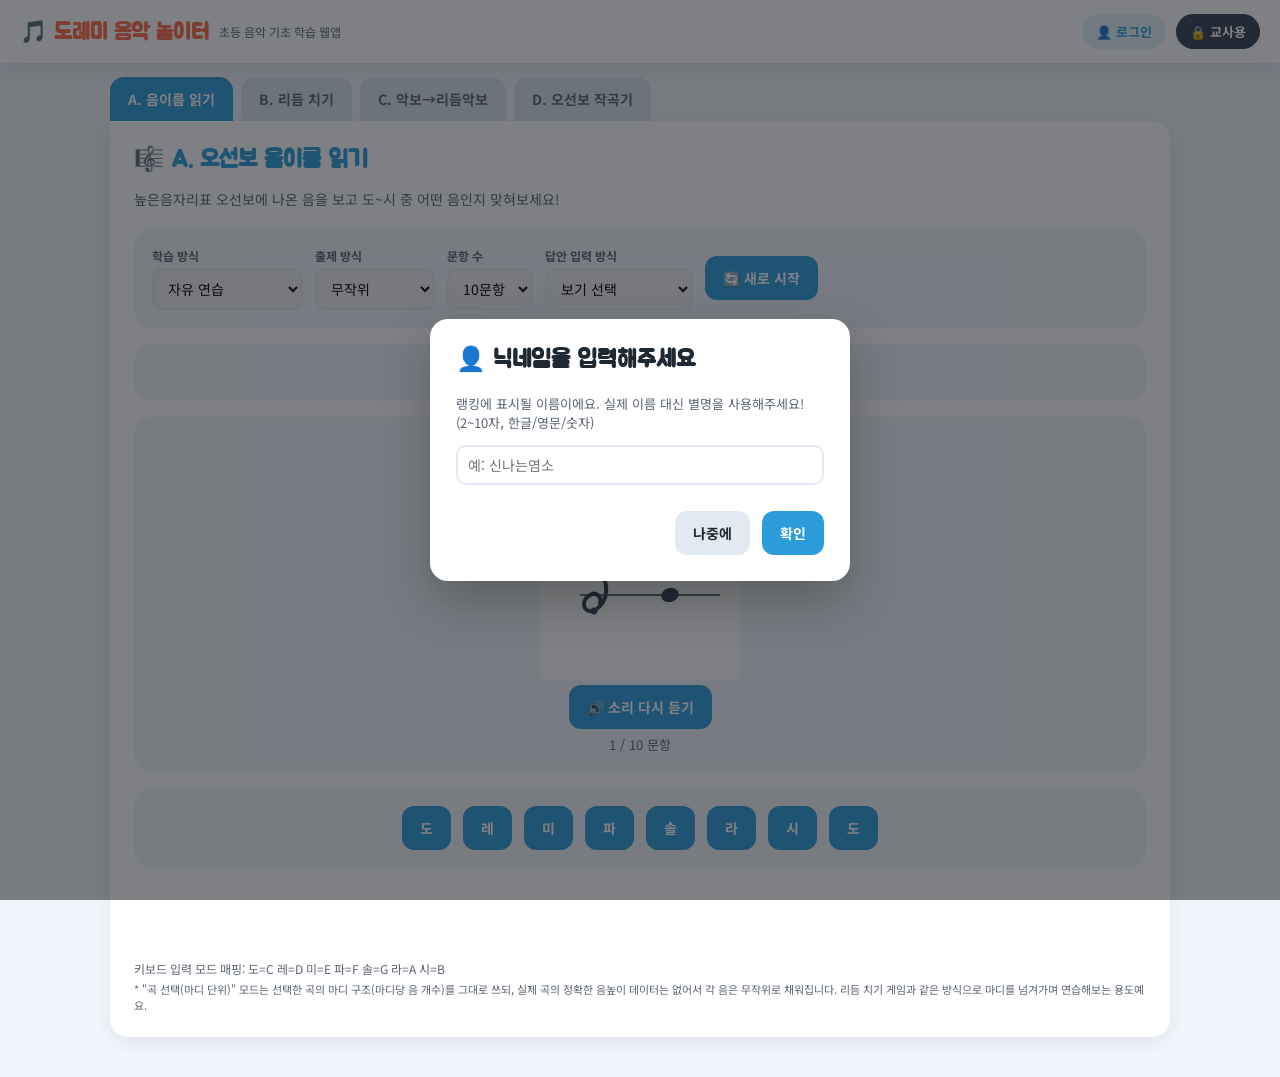
<file: 도레미_음악_놀이터 (3).html>
<!DOCTYPE html>
<html lang="ko">
<head>
<meta charset="UTF-8">
<meta name="viewport" content="width=device-width, initial-scale=1.0, maximum-scale=1, user-scalable=no">
<title>도레미 음악 놀이터</title>
<link rel="preconnect" href="https://fonts.googleapis.com">
<link rel="stylesheet" href="https://fonts.googleapis.com/css2?family=Jua&family=Noto+Sans+KR:wght@400;500;700;900&display=swap">
<style>
:root{
  --bg:#F2F6FC;
  --surface:#FFFFFF;
  --ink:#1F2933;
  --ink-soft:#5B6472;
  --line:#E3E9F2;
  --accent-a:#2D9CDB; /* A: 음이름 읽기 */
  --accent-a-soft:#E6F4FC;
  --accent-b:#FF6B4A; /* B: 리듬 치기 */
  --accent-b-soft:#FFEEE8;
  --accent-c:#14B8A6; /* C: 악보 변환 */
  --accent-c-soft:#E3FAF6;
  --accent-d:#8B5CF6; /* D: 작곡기 */
  --accent-d-soft:#F1EBFE;
  --teacher:#334155;
  --good:#22C55E;
  --bad:#EF4444;
  --warn:#F59E0B;
  --radius:18px;
  --radius-sm:10px;
  --shadow:0 6px 18px rgba(31,41,51,.08);
}
*{box-sizing:border-box;}
html,body{margin:0;padding:0;}
body{
  background:var(--bg);
  color:var(--ink);
  font-family:'Noto Sans KR',sans-serif;
  min-height:100vh;
  padding-bottom:40px;
}
h1,h2,h3,.display{font-family:'Jua','Noto Sans KR',sans-serif;}
button{font-family:inherit;cursor:pointer;touch-action:manipulation;}
input,select,textarea{font-family:inherit;}

/* ===== 상단바 ===== */
.topbar{
  display:flex;align-items:center;justify-content:space-between;
  padding:14px 20px;background:var(--surface);
  box-shadow:var(--shadow);position:sticky;top:0;z-index:50;
  flex-wrap:wrap;gap:8px;
}
.topbar-left{display:flex;align-items:center;gap:10px;}
.topbar-left h1{font-size:22px;margin:0;color:var(--accent-b);}
.topbar-left p{margin:0;font-size:12px;color:var(--ink-soft);}
.topbar-right{display:flex;align-items:center;gap:10px;}
.nickname-badge{
  background:var(--accent-a-soft);color:var(--accent-a);
  padding:8px 14px;border-radius:999px;font-weight:700;font-size:13px;
  display:flex;align-items:center;gap:6px;border:none;
}
.lock-btn{
  background:var(--teacher);color:#fff;border:none;border-radius:999px;
  padding:8px 14px;font-size:13px;font-weight:700;display:flex;align-items:center;gap:6px;
}

/* ===== 탭 ===== */
.tabs{
  display:flex;gap:8px;padding:14px 20px 0;flex-wrap:wrap;max-width:1100px;margin:0 auto;
}
.tab-btn{
  border:none;border-radius:14px 14px 0 0;padding:12px 18px;font-weight:700;font-size:14px;
  background:#dbe4f0;color:var(--ink-soft);transition:.15s;
}
.tab-btn[data-tab="a"].active{background:var(--accent-a);color:#fff;}
.tab-btn[data-tab="b"].active{background:var(--accent-b);color:#fff;}
.tab-btn[data-tab="c"].active{background:var(--accent-c);color:#fff;}
.tab-btn[data-tab="d"].active{background:var(--accent-d);color:#fff;}

main{max-width:1100px;margin:0 auto;padding:0 20px;}
.tab-panel{
  display:none;background:var(--surface);border-radius:0 18px 18px 18px;
  box-shadow:var(--shadow);padding:24px;min-height:420px;
}
.tab-panel.active{display:block;}
.panel-title{display:flex;align-items:center;gap:10px;margin-top:0;}
.panel-desc{color:var(--ink-soft);font-size:14px;margin-top:-6px;margin-bottom:20px;}

.card{
  background:var(--bg);border-radius:var(--radius);padding:18px;margin-bottom:16px;
}
.row{display:flex;gap:12px;flex-wrap:wrap;align-items:center;}
.btn{
  border:none;border-radius:12px;padding:10px 18px;font-weight:700;font-size:14px;
  background:#E3E9F2;color:var(--ink);min-height:44px;
}
.btn:active{transform:translateY(1px);}
.btn-primary-a{background:var(--accent-a);color:#fff;}
.btn-primary-b{background:var(--accent-b);color:#fff;}
.btn-primary-c{background:var(--accent-c);color:#fff;}
.btn-primary-d{background:var(--accent-d);color:#fff;}
.btn-good{background:var(--good);color:#fff;}
.btn-bad{background:var(--bad);color:#fff;}
.btn.selected{outline:3px solid var(--ink);}
.btn:disabled{opacity:.45;cursor:not-allowed;}

select,input[type=text],input[type=number],input[type=password],textarea{
  border:2px solid var(--line);border-radius:10px;padding:8px 10px;font-size:14px;min-height:40px;
}
textarea{min-height:80px;width:100%;font-family:monospace;}
label.field-label{font-size:12px;color:var(--ink-soft);font-weight:700;display:block;margin-bottom:4px;}

.feedback-good{color:var(--good);font-weight:900;}
.feedback-bad{color:var(--bad);font-weight:900;}

/* 모달 공통 */
.modal-overlay{
  position:fixed;inset:0;background:rgba(20,24,30,.55);display:none;
  align-items:center;justify-content:center;z-index:100;padding:20px;
}
.modal-overlay.show{display:flex;}
.modal-box{
  background:#fff;border-radius:var(--radius);padding:26px;max-width:420px;width:100%;
  box-shadow:0 20px 50px rgba(0,0,0,.25);
}
.modal-box h2{margin-top:0;}

table.rank-table{width:100%;border-collapse:collapse;font-size:13px;}
table.rank-table th,table.rank-table td{padding:6px 8px;text-align:center;border-bottom:1px solid var(--line);}
table.rank-table tr.me{background:var(--accent-a-soft);font-weight:700;}

.svg-wrap{overflow-x:auto;background:#fff;border-radius:var(--radius-sm);padding:10px;}
.hit{cursor:pointer;}
.note-el.hl rect.hitzone{fill:rgba(255,107,74,.28);}
.dnote.hl rect.hitzone2{fill:rgba(139,92,246,.28);}
.drum-btn.selected{outline:3px solid var(--accent-b);}
.dur-btn.selected{outline:3px solid var(--accent-d);}
.dur-btn{display:flex;flex-direction:column;align-items:center;gap:2px;padding:8px 10px;}

.grade-badge{font-size:40px;font-weight:900;font-family:'Jua';}
.confetti{position:fixed;top:-20px;width:10px;height:10px;z-index:200;pointer-events:none;border-radius:2px;}

@media (max-width:640px){
  .topbar-left h1{font-size:17px;}
  .tab-btn{padding:10px 12px;font-size:12px;}
  .tab-panel{padding:16px;border-radius:0 14px 14px 14px;}
}
</style>
</head>
<body>

<div class="topbar">
  <div class="topbar-left">
    <h1>🎵 도레미 음악 놀이터</h1>
    <p>초등 음악 기초 학습 웹앱</p>
  </div>
  <div class="topbar-right">
    <button class="nickname-badge" id="nicknameBadge" onclick="Nickname.openModal()">👤 로그인</button>
    <button class="lock-btn" id="teacherLockBtn" onclick="Teacher.openLoginModal()">🔒 교사용</button>
  </div>
</div>

<div class="tabs">
  <button class="tab-btn active" data-tab="a" onclick="App.switchTab('a')">A. 음이름 읽기</button>
  <button class="tab-btn" data-tab="b" onclick="App.switchTab('b')">B. 리듬 치기</button>
  <button class="tab-btn" data-tab="c" onclick="App.switchTab('c')">C. 악보→리듬악보</button>
  <button class="tab-btn" data-tab="d" onclick="App.switchTab('d')">D. 오선보 작곡기</button>
</div>

<main>
  <section class="tab-panel active" id="tab-a"></section>
  <section class="tab-panel" id="tab-b"></section>
  <section class="tab-panel" id="tab-c"></section>
  <section class="tab-panel" id="tab-d"></section>
</main>

<!-- ===== 닉네임 로그인 모달 ===== -->
<div class="modal-overlay" id="nicknameModal">
  <div class="modal-box">
    <h2>👤 닉네임을 입력해주세요</h2>
    <p style="color:var(--ink-soft);font-size:13px;">랭킹에 표시될 이름이에요. 실제 이름 대신 별명을 사용해주세요! (2~10자, 한글/영문/숫자)</p>
    <input type="text" id="nicknameInput" placeholder="예: 신나는염소" maxlength="10" style="width:100%;margin-bottom:10px;">
    <div id="nicknameError" class="feedback-bad" style="font-size:12px;min-height:16px;"></div>
    <div class="row" style="justify-content:flex-end;">
      <button class="btn" onclick="Nickname.closeModal()">나중에</button>
      <button class="btn btn-primary-a" onclick="Nickname.submit()">확인</button>
    </div>
  </div>
</div>

<!-- ===== 교사용 비밀번호 모달 ===== -->
<div class="modal-overlay" id="teacherPwModal">
  <div class="modal-box">
    <h2>🔒 교사용 페이지</h2>
    <p style="color:var(--ink-soft);font-size:13px;">이 잠금은 학생이 실수로 설정을 바꾸지 않도록 막는 간단한 화면 잠금이에요. 진짜 보안 인증이 아니니 민감한 용도로 쓰지 마세요.</p>
    <input type="password" id="teacherPwInput" placeholder="비밀번호" style="width:100%;margin-bottom:10px;">
    <div id="teacherPwError" class="feedback-bad" style="font-size:12px;min-height:16px;"></div>
    <div class="row" style="justify-content:flex-end;">
      <button class="btn" onclick="Teacher.closeLoginModal()">취소</button>
      <button class="btn" style="background:var(--teacher);color:#fff;" onclick="Teacher.submitLogin()">입장</button>
    </div>
  </div>
</div>

<!-- ===== 교사용 패널 모달 ===== -->
<div class="modal-overlay" id="teacherPanelModal">
  <div class="modal-box" style="max-width:700px;max-height:85vh;overflow-y:auto;">
    <h2>🔧 교사용 콘텐츠 관리</h2>
    <div id="teacherPanelBody"></div>
    <div class="row" style="justify-content:flex-end;margin-top:14px;">
      <button class="btn" onclick="Teacher.closePanel()">닫기</button>
    </div>
  </div>
</div>

<!-- ===== 랭킹 모달 ===== -->
<div class="modal-overlay" id="rankModal">
  <div class="modal-box" style="max-width:520px;max-height:80vh;overflow-y:auto;">
    <h2>🏆 랭킹 (TOP 30)</h2>
    <div id="rankBody"></div>
    <div class="row" style="justify-content:flex-end;margin-top:10px;">
      <button class="btn" onclick="Rank.closeModal()">닫기</button>
    </div>
  </div>
</div>

<script>
/* ===================================================================
   전역 상수 및 유틸
=================================================================== */
const NOTE_NAMES = ['도','레','미','파','솔','라','시','도'];
const NOTE_KEYS  = ['C','D','E','F','G','A','B','C'];
const STAFF_IDX  = [-2,-1,0,1,2,3,4,5]; // 도(C4)~도(C5) 오선 위치 인덱스
const NOTE_FREQ  = { // 등온율 기준, A4=440Hz
  'C':261.63,'D':293.66,'E':329.63,'F':349.23,'G':392.00,'A':440.00,'B':493.88,'C5':523.25
};
function freqOf(letter, octaveUp){ return octaveUp ? NOTE_FREQ['C5'] : NOTE_FREQ[letter]; }

function $(sel,root){return (root||document).querySelector(sel);}
function $all(sel,root){return Array.from((root||document).querySelectorAll(sel));}
function el(tag, attrs, children){
  const e=document.createElement(tag);
  if(attrs) for(const k in attrs){ if(k==='html') e.innerHTML=attrs[k]; else e.setAttribute(k,attrs[k]); }
  (children||[]).forEach(c=>e.appendChild(c));
  return e;
}
function fmtDate(ts){
  const d=new Date(ts);
  const p=n=>String(n).padStart(2,'0');
  return `${d.getFullYear()}.${p(d.getMonth()+1)}.${p(d.getDate())} ${p(d.getHours())}:${p(d.getMinutes())}`;
}

/* ===================================================================
   저장소 유틸
   -----------------------------------------------------------------
   이 파일은 "다운로드해서 여는 단일 HTML 파일" 형태로 배포되는 것을
   기준으로 하므로, Claude 아티팩트 전용 API인 window.storage 대신
   브라우저 localStorage를 사용한다 (교사용 콘텐츠/랭킹 문서 6장·3.6
   참고: 아티팩트 환경 밖에서는 localStorage로 대체하라는 안내를 따름).
   이 경우 데이터는 "이 브라우저/이 기기"에만 저장되고 다른 학생의
   기기와는 공유되지 않는다는 한계가 있다.
=================================================================== */
const Store = {
  KEYS:{
    NICKNAME:'moolplay_nickname',
    LEADERBOARD:'moolplay_leaderboard',
    CUSTOM_SONGS:'moolplay_custom_songs',
    CUSTOM_BASEPATTERNS:'moolplay_custom_basepatterns',
    SETTINGS:'moolplay_settings',
    TEACHER_PW:'moolplay_teacher_pw',
    DRUM_SOUND:'moolplay_drum_sound'
  },
  get(key, fallback){
    try{
      const raw = localStorage.getItem(key);
      if(raw===null || raw===undefined) return fallback;
      return JSON.parse(raw);
    }catch(e){ console.error('Store.get 실패', key, e); return fallback; }
  },
  set(key, value){
    try{ localStorage.setItem(key, JSON.stringify(value)); return true; }
    catch(e){ console.error('Store.set 실패', key, e); return false; }
  },
  remove(key){ try{ localStorage.removeItem(key); }catch(e){ console.error(e); } }
};

const DEFAULT_SETTINGS = {
  bpmMin:60, bpmMax:160,
  toleranceGood:100, tolerancePerfect:50,
  questionCounts:[5,10,15],
  gradeThresholds:{A:90,B:70,C:50}
};
function getSettings(){
  const custom = Store.get(Store.KEYS.SETTINGS, null);
  return custom ? Object.assign({}, DEFAULT_SETTINGS, custom) : Object.assign({}, DEFAULT_SETTINGS);
}
function gradeOf(score){
  const t = getSettings().gradeThresholds;
  if(score>=t.A) return {grade:'A', msg:'완벽해요! 최고예요!'};
  if(score>=t.B) return {grade:'B', msg:'좋아요! 조금만 더 연습해봐요.'};
  if(score>=t.C) return {grade:'C', msg:'기본기는 있어요. 몇 번 더 해볼까요?'};
  return {grade:'D', msg:'처음엔 누구나 어려워요. 다시 도전!'};
}
// 누적 점수 마일스톤(10점마다)에서 무작위로 골라 보여줄 격려 문구
const PRAISE_MESSAGES = [
  '정말 잘하고 있어요! 👏', '음감이 쑥쑥 늘고 있어요! 🎵', '완벽해요! 계속 그렇게만 하면 돼요! ✨',
  '우와, 벌써 이만큼이나! 대단해요! 🌟', '집중력이 최고예요! 🔥', '선생님도 깜짝 놀랄 실력이에요! 👍',
  '음악 천재가 되어가고 있어요! 🎼', '자신감이 느껴져요! 계속 가봐요! 💪', '점점 더 잘하고 있어요! 🚀'
];
function confettiBurst(){
  const colors=['#FF6B4A','#2D9CDB','#F5C518','#22C55E','#8B5CF6'];
  for(let i=0;i<40;i++){
    const c=el('div',{class:'confetti'});
    c.style.left=(Math.random()*100)+'vw';
    c.style.background=colors[i%colors.length];
    c.style.transform=`rotate(${Math.random()*360}deg)`;
    document.body.appendChild(c);
    const dur=1200+Math.random()*900;
    c.animate([
      {transform:c.style.transform+' translateY(0)', opacity:1},
      {transform:c.style.transform+` translateY(${window.innerHeight+40}px)`, opacity:0.2}
    ],{duration:dur, easing:'ease-in'});
    setTimeout(()=>c.remove(), dur+50);
  }
}

/* ===================================================================
   오디오 엔진 (Web Audio API)
   - 메트로놈 클릭, 드럼 소리 3종(우드블록/스네어/탐탐), 음정(도~시) 재생
   - 실제 음원 파일을 쓰지 않고 전부 코드로 합성한다
=================================================================== */
const Audio_ = {
  ctx:null,
  _noiseBuffer:null,
  ensure(){
    if(!this.ctx){ this.ctx = new (window.AudioContext||window.webkitAudioContext)(); }
    if(this.ctx.state==='suspended'){ this.ctx.resume(); }
    return this.ctx;
  },
  // 스네어용 화이트노이즈 버퍼는 매번 새로 만들지 않고 한 번 만들어 재사용한다.
  // (탭할 때마다 6000여 개 샘플을 다시 채우는 작업을 없애 입력 반응을 더 가볍게 한다)
  _getNoiseBuffer(ctx){
    if(!this._noiseBuffer){
      const bufSize = Math.floor(ctx.sampleRate*0.15);
      const buf = ctx.createBuffer(1, bufSize, ctx.sampleRate);
      const data = buf.getChannelData(0);
      for(let i=0;i<bufSize;i++){ data[i]=Math.random()*2-1; }
      this._noiseBuffer = buf;
    }
    return this._noiseBuffer;
  },
  // 메트로놈 클릭 (낮은 톤 "똑"). strong=true 이면 마디 첫박에서 약간 더 높고 크게
  metronomeClick(strong){
    const ctx=this.ensure();
    const t0=ctx.currentTime;
    const osc=ctx.createOscillator(); const gain=ctx.createGain();
    osc.type='triangle'; osc.frequency.value= strong? 660:440;
    gain.gain.setValueAtTime(strong?0.35:0.22, t0);
    gain.gain.exponentialRampToValueAtTime(0.0001, t0+0.09);
    osc.connect(gain); gain.connect(ctx.destination);
    osc.start(t0); osc.stop(t0+0.1);
  },
  // 드럼 소리 3종: 'wood' | 'snare' | 'tom'
  drum(type){
    const ctx=this.ensure();
    const t0=ctx.currentTime;
    if(type==='snare'){
      const noise = ctx.createBufferSource(); noise.buffer=this._getNoiseBuffer(ctx);
      const bp = ctx.createBiquadFilter(); bp.type='bandpass'; bp.frequency.value=1800; bp.Q.value=0.8;
      const gain = ctx.createGain();
      gain.gain.setValueAtTime(0.6, t0);
      gain.gain.exponentialRampToValueAtTime(0.001, t0+0.12);
      noise.connect(bp); bp.connect(gain); gain.connect(ctx.destination);
      noise.start(t0); noise.stop(t0+0.15);
    } else if(type==='tom'){
      const osc=ctx.createOscillator(); const gain=ctx.createGain();
      osc.type='sine';
      osc.frequency.setValueAtTime(150, t0);
      osc.frequency.exponentialRampToValueAtTime(80, t0+0.15);
      gain.gain.setValueAtTime(0.6, t0);
      gain.gain.exponentialRampToValueAtTime(0.001, t0+0.18);
      osc.connect(gain); gain.connect(ctx.destination);
      osc.start(t0); osc.stop(t0+0.2);
    } else { // wood (기본값)
      const osc=ctx.createOscillator(); const gain=ctx.createGain();
      osc.type='square'; osc.frequency.value=950;
      gain.gain.setValueAtTime(0.35, t0);
      gain.gain.exponentialRampToValueAtTime(0.001, t0+0.05);
      osc.connect(gain); gain.connect(ctx.destination);
      osc.start(t0); osc.stop(t0+0.06);
    }
  },
  // 음정 재생 (기능 D 작곡기용): letter는 'C'..'B', octaveUp이면 높은 도
  pitch(letter, octaveUp, durMs){
    const ctx=this.ensure();
    const t0=ctx.currentTime;
    const freq = freqOf(letter, octaveUp);
    const osc=ctx.createOscillator(); const gain=ctx.createGain();
    osc.type='sine'; osc.frequency.value=freq;
    const dur = Math.max(0.08, durMs/1000);
    gain.gain.setValueAtTime(0.001, t0);
    gain.gain.linearRampToValueAtTime(0.4, t0+0.015);
    gain.gain.exponentialRampToValueAtTime(0.001, t0+dur);
    osc.connect(gain); gain.connect(ctx.destination);
    osc.start(t0); osc.stop(t0+dur+0.02);
    return freq;
  }
};
function currentDrumSound(){ return Store.get(Store.KEYS.DRUM_SOUND, 'wood'); }
function setDrumSound(type){ Store.set(Store.KEYS.DRUM_SOUND, type); }

/* ===================================================================
   리듬 토큰 파서 & 타임라인 빌더
   -----------------------------------------------------------------
   토큰 문법: (W|Hd|H|Qd|Q|Ed|E|S)(r)?(!)?(~)?
     기본 길이(8분음표 단위): W=8 Hd=6 H=4 Qd=3 Q=2 Ed=1.5 E=1 S=0.5
     r  = 쉼표      예) Qr(4분쉼표) Er(8분쉼표)
     !  = 악센트(>)  예) Q!
     ~  = 다음 음표와 붙임줄(타이)로 연결  예) Qd~
   박자별 한 마디 총 8분음표 수 / 큰박 그룹:
     2/4=4(2+2)  3/4=6(2+2+2)  4/4=8(2+2+2+2)  6/8=6(3+3)  12/8=12(3+3+3+3)
=================================================================== */
const DUR_MAP = {W:8, Hd:6, H:4, Qd:3, Q:2, Ed:1.5, E:1, S:0.5};
const TIME_SIGS = {'2/4':4, '3/4':6, '4/4':8, '6/8':6, '12/8':12};
const BEAT_GROUPS = {'2/4':[2,2], '3/4':[2,2,2], '4/4':[2,2,2,2], '6/8':[3,3], '12/8':[3,3,3,3]};
const TOKEN_RE = /^(W|Hd|H|Qd|Q|Ed|E|S)(r)?(!)?(~)?$/;

function parseToken(tok){
  const m = TOKEN_RE.exec(tok.trim());
  if(!m) return null;
  return { durE: DUR_MAP[m[1]], isRest: !!m[2], accent: !!m[3], tie: !!m[4], base:m[1] };
}
function parseMeasure(tokens){
  return tokens.map(parseToken).filter(Boolean);
}
function measureSumE(tokens){
  return parseMeasure(tokens).reduce((s,n)=>s+n.durE,0);
}
function validateMeasures(measuresTokens, sigKey){
  const total = TIME_SIGS[sigKey];
  const errs=[];
  measuresTokens.forEach((m,i)=>{
    const sum = measureSumE(m);
    if(Math.abs(sum-total)>0.01) errs.push(`마디 ${i+1}: 박자 합이 ${sum}인데 ${sigKey} 마디는 ${total}이어야 해요.`);
  });
  return errs;
}
// measuresTokens: [['Q','E','E','Q'], ['Hd','Qr'], ...] -> 절대 타임라인(8분음표 단위) 이벤트 배열
function buildTimeline(measuresTokens){
  const events=[]; let cursor=0;
  measuresTokens.forEach((m,mi)=>{
    const notes = parseMeasure(m);
    notes.forEach((n,ni)=>{
      events.push({ measureIdx:mi, idxInMeasure:ni, onsetE:cursor, durE:n.durE,
                    isRest:n.isRest, accent:n.accent, tie:n.tie });
      cursor += n.durE;
    });
  });
  return { events, totalE: cursor };
}
// 붙임줄(타이)로 이어진 음표들을 하나의 "판정 구간"으로 묶는다
function buildJudgeSegments(events){
  const segs=[]; let i=0;
  while(i<events.length){
    const ev=events[i];
    if(ev.isRest){ segs.push({onsetE:ev.onsetE, durE:ev.durE, isRest:true}); i++; continue; }
    let durSum=ev.durE; let j=i;
    while(events[j].tie && j+1<events.length && !events[j+1].isRest){ j++; durSum+=events[j].durE; }
    segs.push({onsetE:ev.onsetE, durE:durSum, isRest:false, accent:ev.accent, firstIdx:i, lastIdx:j});
    i=j+1;
  }
  return segs;
}
// 8분음표 단위 시간을 ms로 변환하기 위한 eighthMs 계산 (BPM = 큰박/분 기준)
function eighthMsFor(sigKey, bpm){
  const groupSize = BEAT_GROUPS[sigKey][0]; // 2 또는 3
  const beatMs = 60000/bpm;
  return beatMs/groupSize;
}

/* ===================================================================
   리듬 노테이션 SVG 렌더러 (음높이 없이 "리듬 전용" 표기)
   - 마디별로 셀을 배치하고, 음표는 음표머리+기둥+깃발, 쉼표는 막대 아이콘으로
   - data-idx 속성으로 각 이벤트를 표시해 하이라이트/클릭 편집에 활용
=================================================================== */
const PX_PER_E = 20; // 8분음표 1개당 픽셀
const MEASURE_GAP = 16;
function renderRhythmSVG(measuresTokens, opts){
  opts = opts || {};
  const events = buildTimeline(measuresTokens).events;
  const baseY = 60;
  let x = 20;
  const barXs=[x];
  const parts=[];
  let curMeasure = events.length? events[0].measureIdx : -1;
  events.forEach((ev, idx)=>{
    if(ev.measureIdx !== curMeasure){
      barXs.push(x);
      x += MEASURE_GAP;
      curMeasure = ev.measureIdx;
    }
    const w = ev.durE*PX_PER_E;
    const cx = x + Math.min(w/2, 16);
    parts.push(renderCell(ev, x, w, cx, baseY, idx));
    x += w;
  });
  barXs.push(x+6);
  const totalW = x+20;
  let bars = barXs.map(bx=>`<line x1="${bx}" y1="${baseY-34}" x2="${bx}" y2="${baseY+8}" stroke="#B8C4D6" stroke-width="2"/>`).join('');
  // 타이(붙임줄) 곡선: 인접한 tie 이벤트 사이를 이어준다
  let ties='';
  for(let i=0;i<events.length-1;i++){
    if(events[i].tie && !events[i].isRest && !events[i+1].isRest){
      const x1 = 20 + eventPixelX(events, i);
      const x2 = 20 + eventPixelX(events, i+1);
      ties += `<path d="M ${x1+8} ${baseY-38} Q ${(x1+x2)/2+8} ${baseY-48} ${x2+8} ${baseY-38}" stroke="#8B5CF6" stroke-width="2" fill="none"/>`;
    }
  }
  const svg = `<svg viewBox="0 0 ${totalW} 100" width="${totalW}" height="100" xmlns="http://www.w3.org/2000/svg" class="rhythm-svg">
    <line x1="20" y1="${baseY}" x2="${totalW-14}" y2="${baseY}" stroke="#B8C4D6" stroke-width="1.5"/>
    ${bars}
    ${parts.join('')}
    ${ties}
  </svg>`;
  return { svg, events, totalE: buildTimeline(measuresTokens).totalE };
}
// events 재계산 없이 픽셀 x 좌표를 구하기 위한 보조(렌더 시 계산한 값 재사용이 이상적이나, 단순화를 위해 재계산)
function eventPixelX(events, idx){
  let x=0, curMeasure = events.length? events[0].measureIdx:-1;
  for(let i=0;i<=idx;i++){
    if(events[i].measureIdx!==curMeasure){ x+=MEASURE_GAP; curMeasure=events[i].measureIdx; }
    if(i<idx) x += events[i].durE*PX_PER_E;
  }
  return x;
}
// 진행(재생) 커서의 정확한 픽셀 위치 계산: renderRhythmSVG와 "완전히 동일한" 좌표 규칙을 사용해야
// 재생 커서가 음표 위치와 어긋나지 않는다 (마디 사이 MEASURE_GAP까지 반영)
function pixelXForElapsedE(measuresTokens, elapsedE){
  let x=20, cursorE=0;
  for(let mi=0; mi<measuresTokens.length; mi++){
    if(mi>0) x += MEASURE_GAP;
    const notes = parseMeasure(measuresTokens[mi]);
    for(let ni=0; ni<notes.length; ni++){
      const durE = notes[ni].durE;
      if(elapsedE <= cursorE+durE+1e-6){
        const within = Math.max(0, elapsedE-cursorE);
        return x + within*PX_PER_E;
      }
      x += durE*PX_PER_E;
      cursorE += durE;
    }
  }
  return x;
}
function renderCell(ev, x, w, cx, baseY, idx){
  let inner='';
  if(ev.isRest){
    inner += `<rect x="${x+w/2-9}" y="${baseY-6}" width="18" height="7" rx="3" fill="#94A3B8"/>`;
    inner += `<rect x="${x+w/2-9}" y="${baseY-6}" width="4" height="7" fill="#64748B"/>`;
    inner += `<rect x="${x+w/2+5}" y="${baseY-6}" width="4" height="7" fill="#64748B"/>`;
  } else {
    const nx = x+10;
    inner += `<ellipse cx="${nx}" cy="${baseY}" rx="7" ry="5.5" fill="#1F2933" transform="rotate(-18 ${nx} ${baseY})"/>`;
    inner += `<line x1="${nx+6.5}" y1="${baseY-2}" x2="${nx+6.5}" y2="${baseY-32}" stroke="#1F2933" stroke-width="2"/>`;
    if(ev.durE<=1){ inner += flagPath(nx+6.5, baseY-32, 1); }
    if(ev.durE<=0.5){ inner += flagPath(nx+6.5, baseY-32, 2); }
    if([1.5,3,6].includes(ev.durE)){ inner += `<circle cx="${nx+13}" cy="${baseY}" r="2" fill="#1F2933"/>`; }
    if(ev.accent){ inner += `<text x="${nx}" y="${baseY-38}" font-size="16" font-weight="900" text-anchor="middle" fill="#FF6B4A">&gt;</text>`; }
  }
  return `<g class="note-el" data-idx="${idx}"><rect class="hitzone" x="${x}" y="${baseY-40}" width="${w}" height="52" fill="transparent"/>${inner}</g>`;
}
function flagPath(x,y,n){
  const dy = (n-1)*7;
  return `<path d="M ${x} ${y+dy} q 10 4 9 16" stroke="#1F2933" stroke-width="2" fill="none"/>`;
}
// 팔레트 버튼에 쓰는 작은 음표/쉼표 아이콘 (한글 음가 이름 아래에 표시)
function miniGlyphSVG(key){
  const isRest = key.endsWith('r');
  const c = '#8B5CF6';
  if(isRest){
    return `<svg viewBox="0 0 30 30" width="26" height="26" xmlns="http://www.w3.org/2000/svg">
      <rect x="6" y="12" width="18" height="7" rx="3" fill="${c}"/>
      <rect x="6" y="12" width="4" height="7" fill="#6D28D9"/>
      <rect x="20" y="12" width="4" height="7" fill="#6D28D9"/>
    </svg>`;
  }
  let inner='';
  const filled = !['W','H','Hd'].includes(key);
  inner += `<ellipse cx="10" cy="22" rx="7" ry="5.5" fill="${filled?c:'none'}" stroke="${c}" stroke-width="2" transform="rotate(-18 10 22)"/>`;
  if(key!=='W'){
    inner += `<line x1="16.5" y1="20" x2="16.5" y2="4" stroke="${c}" stroke-width="2"/>`;
    if(key==='E'||key==='S'){ inner += `<path d="M16.5 4 q8 3 7 12" stroke="${c}" stroke-width="2" fill="none"/>`; }
    if(key==='S'){ inner += `<path d="M16.5 11 q8 3 7 12" stroke="${c}" stroke-width="2" fill="none"/>`; }
  }
  if(['Qd','Ed','Hd'].includes(key)){ inner += `<circle cx="19" cy="22" r="2" fill="${c}"/>`; }
  return `<svg viewBox="0 0 30 30" width="26" height="26" xmlns="http://www.w3.org/2000/svg">${inner}</svg>`;
}

/* ===================================================================
   오선보(높은음자리표) 렌더러 - 기능 A / D 공용
   도(C4)=index -2 ... 도(C5)=index 5 (한 옥타브), 필요 시 더 확장 가능
=================================================================== */
const STAFF_BOTTOM_Y = 150; // index 0 (미/E4, 첫째 줄) 의 y좌표
function noteY(idx){ return STAFF_BOTTOM_Y - idx*8; }
function renderStaffSVG(width){
  width = width||360;
  let lines='';
  for(let i=0;i<5;i++){ const y=noteY(i*2); lines+=`<line x1="30" y1="${y}" x2="${width-10}" y2="${y}" stroke="#334155" stroke-width="1.5"/>`; }
  const clef = `<path d="M52,${noteY(8)+6} C36,${noteY(8)+2} 34,${noteY(6)-2} 46,${noteY(4)}
    C60,${noteY(2)+4} 60,${noteY(0)+6} 44,${noteY(-1)+8}
    C33,${noteY(-2)+2} 30,${noteY(-2)-10} 40,${noteY(-2)-16}
    C46,${noteY(-2)-20} 52,${noteY(-2)-14} 50,${noteY(-2)-8}"
    stroke="#334155" stroke-width="4" fill="none" stroke-linecap="round"/>
    <circle cx="44" cy="${noteY(-1)+8}" r="3.4" fill="#334155"/>`;
  return { svgOpen:`<svg viewBox="0 0 ${width} 220" width="${width}" height="220" xmlns="http://www.w3.org/2000/svg">${lines}${clef}`, svgClose:`</svg>` };
}
function noteHeadMarkup(x, idx, filled, extra){
  extra = extra||'';
  const y = noteY(idx);
  let ledger='';
  if(idx<=-2 && idx%2===0){ ledger = `<line x1="${x-12}" y1="${y}" x2="${x+12}" y2="${y}" stroke="#334155" stroke-width="1.5"/>`; }
  if(idx>=10 && idx%2===0){ ledger = `<line x1="${x-12}" y1="${y}" x2="${x+12}" y2="${y}" stroke="#334155" stroke-width="1.5"/>`; }
  return `${ledger}<ellipse cx="${x}" cy="${y}" rx="8" ry="6" fill="${filled?'#334155':'none'}" stroke="#334155" stroke-width="2" transform="rotate(-16 ${x} ${y})"/>${extra}`;
}

/* ===================================================================
   기능 A: 도레미파솔라시도 오선보 읽기
=================================================================== */
const FeatureA = {
  state:{ mode:'random', total:10, idx:0, score:0, sequence:[], answered:false, inputMode:'choice',
          outMode:'practice', songIdx:0, measureIdx:0, songAllMeasures:[], cumulativeScore:0 },
  init(){
    const panel = $('#tab-a');
    panel.innerHTML = `
      <h2 class="panel-title" style="color:var(--accent-a);">🎼 A. 오선보 음이름 읽기</h2>
      <p class="panel-desc">높은음자리표 오선보에 나온 음을 보고 도~시 중 어떤 음인지 맞혀보세요!</p>
      <div class="card row">
        <div>
          <label class="field-label">학습 방식</label>
          <select id="aOutMode">
            <option value="practice">자유 연습</option>
            <option value="song">곡 선택(마디 단위)</option>
          </select>
        </div>
        <div id="aPracticeWrap" class="row">
          <div>
            <label class="field-label">출제 방식</label>
            <select id="aMode">
              <option value="random">무작위</option>
              <option value="seq">순차(도→시)</option>
            </select>
          </div>
          <div>
            <label class="field-label">문항 수</label>
            <select id="aCount"></select>
          </div>
        </div>
        <div id="aSongWrap" class="row" style="display:none;">
          <div><label class="field-label">곡 선택</label><select id="aSong"></select></div>
          <div class="row" style="gap:4px;">
            <button class="btn" onclick="FeatureA.prevMeasure()">◀</button>
            <span id="aMeasureLabel" style="font-size:12px;color:var(--ink-soft);"></span>
            <button class="btn" onclick="FeatureA.nextMeasure()">▶</button>
          </div>
        </div>
        <div>
          <label class="field-label">답안 입력 방식</label>
          <select id="aInputMode">
            <option value="choice">보기 선택</option>
            <option value="keyboard">키보드 입력(C~B)</option>
          </select>
        </div>
        <button class="btn btn-primary-a" onclick="FeatureA.start()">🔄 새로 시작</button>
      </div>
      <div class="card" style="text-align:center;">
        <div id="aCumulativeScore" style="font-weight:900;color:var(--accent-a);font-size:15px;">🌟 누적 점수: 0점</div>
      </div>
      <div class="card" style="text-align:center;">
        <div id="aStaffWrap" class="svg-wrap" style="display:inline-block;"></div>
        <div><button class="btn btn-primary-a" onclick="FeatureA.playCurrentNote()">🔊 소리 다시 듣기</button></div>
        <div id="aQProgress" style="color:var(--ink-soft);font-size:13px;margin-top:6px;"></div>
      </div>
      <div class="card" id="aAnswerArea"></div>
      <div id="aFeedback" style="min-height:70px;text-align:center;font-size:15px;"></div>
      <div id="aResultArea"></div>
      <div style="font-size:12px;color:var(--ink-soft);margin-top:6px;">키보드 입력 모드 매핑: 도=C 레=D 미=E 파=F 솔=G 라=A 시=B</div>
      <div style="font-size:11px;color:var(--ink-soft);margin-top:4px;">* "곡 선택(마디 단위)" 모드는 선택한 곡의 마디 구조(마디당 음 개수)를 그대로 쓰되, 실제 곡의 정확한 음높이 데이터는 없어서 각 음은 무작위로 채워집니다. 리듬 치기 게임과 같은 방식으로 마디를 넘겨가며 연습해보는 용도예요.</div>
    `;
    const sel = $('#aCount');
    getSettings().questionCounts.forEach(n=>sel.appendChild(el('option',{value:n,html:n+'문항'})));
    sel.value=10;
    const songSel = $('#aSong');
    allSongs().forEach((s,i)=>songSel.appendChild(el('option',{value:i,html:`${s.title} (${s.sig})`})));
    $('#aOutMode').onchange=e=>{ this.state.outMode=e.target.value; this.syncOutModeUI(); this.start(); };
    $('#aSong').onchange=e=>{ this.state.songIdx=parseInt(e.target.value); this.state.measureIdx=0; this.start(); };
    $('#aMode').onchange=e=>FeatureA.state.mode=e.target.value;
    $('#aCount').onchange=e=>FeatureA.state.total=parseInt(e.target.value);
    $('#aInputMode').onchange=e=>{ FeatureA.state.inputMode=e.target.value; FeatureA.renderAnswerArea(); };
    document.addEventListener('keydown', FeatureA.onKeydown);
    this.syncOutModeUI();
    this.updateCumulativeBadge();
    this.start();
  },
  syncOutModeUI(){
    const song = this.state.outMode==='song';
    $('#aPracticeWrap').style.display = song? 'none':'flex';
    $('#aSongWrap').style.display = song? 'flex':'none';
  },
  start(){
    const s=this.state;
    s.outMode = $('#aOutMode').value;
    s.inputMode = $('#aInputMode').value;
    if(s.outMode==='song'){
      s.songIdx = parseInt($('#aSong').value||0);
      s.songAllMeasures = flattenSongMeasures(allSongs()[s.songIdx]);
      if(s.measureIdx>=s.songAllMeasures.length) s.measureIdx=0;
      this.loadMeasureQuestions();
    } else {
      s.mode = $('#aMode').value; s.total=parseInt($('#aCount').value);
      s.idx=0; s.score=0; s.answered=false;
      s.sequence=[];
      for(let i=0;i<s.total;i++){
        s.sequence.push(s.mode==='seq' ? i%8 : Math.floor(Math.random()*8));
      }
      $('#aResultArea').innerHTML='';
      this.renderQuestion();
    }
  },
  // 곡 선택 모드: 선택한 곡을 마디 단위로 펼쳐, 현재 마디의 음 개수만큼 문제를 새로 구성한다
  loadMeasureQuestions(){
    const s=this.state;
    const measureTokens = s.songAllMeasures[s.measureIdx];
    const notes = parseMeasure(measureTokens).filter(n=>!n.isRest);
    s.total = notes.length || 1;
    s.sequence = Array.from({length:s.total}, ()=>Math.floor(Math.random()*8));
    s.idx=0; s.score=0; s.answered=false;
    $('#aResultArea').innerHTML='';
    this.updateMeasureLabel();
    this.renderQuestion();
  },
  updateMeasureLabel(){
    const s=this.state;
    const song = allSongs()[s.songIdx];
    $('#aMeasureLabel').textContent = `${song.title} · ${s.measureIdx+1}/${s.songAllMeasures.length}마디`;
  },
  prevMeasure(){ const s=this.state; if(s.outMode!=='song') return; if(s.measureIdx>0){ s.measureIdx--; this.loadMeasureQuestions(); } },
  nextMeasure(){ const s=this.state; if(s.outMode!=='song') return; if(s.measureIdx<s.songAllMeasures.length-1){ s.measureIdx++; this.loadMeasureQuestions(); } },
  renderQuestion(){
    const s=this.state;
    const {svgOpen, svgClose} = renderStaffSVG(180);
    const idx = STAFF_IDX[s.sequence[s.idx]];
    const note = `<g id="aNoteG">${noteHeadMarkup(120, idx, true)}</g>`;
    $('#aStaffWrap').innerHTML = svgOpen+note+svgClose;
    $('#aQProgress').textContent = `${s.idx+1} / ${s.total} 문항`;
    $('#aFeedback').innerHTML='';
    s.answered=false;
    this.renderAnswerArea();
    this.playCurrentNote();
  },
  playCurrentNote(){
    const s=this.state;
    const correctIdx = s.sequence[s.idx];
    Audio_.ensure();
    Audio_.pitch(NOTE_KEYS[correctIdx], correctIdx===7, 650);
  },
  renderAnswerArea(){
    const area = $('#aAnswerArea');
    if(this.state.inputMode==='choice'){
      area.innerHTML = `<div class="row" style="justify-content:center;">${NOTE_NAMES.map((n,i)=>`<button class="btn btn-primary-a" onclick="FeatureA.answer(${i})">${n}</button>`).join('')}</div>`;
    } else {
      area.innerHTML = `<div style="text-align:center;color:var(--ink-soft);">키보드로 C~B 중 한 글자를 눌러보세요 (마지막 도는 C 또는 아무 C나)</div>`;
    }
  },
  onKeydown(e){
    if(!$('#tab-a').classList.contains('active')) return;
    if(FeatureA.state.inputMode!=='keyboard') return;
    const letter = e.key.toUpperCase();
    const keyIdx = NOTE_KEYS.indexOf(letter);
    if(keyIdx===-1) return;
    // C는 도(처음) 또는 도(마지막) 둘 다 될 수 있으니 정답 인덱스와 letter만 비교
    FeatureA.answerByLetter(letter);
  },
  answerByLetter(letter){
    const s=this.state; if(s.answered) return;
    const correctIdx = s.sequence[s.idx];
    // 도(C)는 첫 도/높은 도 둘 다에 매핑되는 모호함이 있어, 정답이 높은 도(idx7)이고
    // 입력이 C일 때만 높은 옥타브로 재생해 문맥에 맞춰준다(완벽하지 않은 근사치)
    const guessOctaveUp = (correctIdx===7 && letter==='C');
    Audio_.ensure(); Audio_.pitch(letter, guessOctaveUp, 400);
    const correct = NOTE_KEYS[correctIdx]===letter;
    this.judge(correct, correctIdx);
  },
  answer(choiceIdx){
    const s=this.state; if(s.answered) return;
    Audio_.ensure(); Audio_.pitch(NOTE_KEYS[choiceIdx], choiceIdx===7, 400);
    const correctIdx = s.sequence[s.idx];
    this.judge(choiceIdx===correctIdx, correctIdx);
  },
  judge(correct, correctIdx){
    const s=this.state; s.answered=true;
    const fb=$('#aFeedback');
    if(correct){
      s.score++;
      s.cumulativeScore = (s.cumulativeScore||0)+1;
      this.updateCumulativeBadge();
      this.checkMilestone();
      fb.innerHTML = `<span class="feedback-good">✅ 정답이에요! "${NOTE_NAMES[correctIdx]}" 였어요.</span>`;
    } else {
      const idx = STAFF_IDX[correctIdx];
      fb.innerHTML = `<span class="feedback-bad">❌ 다시 확인해볼까요? 정답은 "${NOTE_NAMES[correctIdx]}" 였어요.</span>
        <div style="margin-top:6px;color:var(--ink-soft);font-size:13px;">아래 악보에서 화살표가 가리키는 자리가 "${NOTE_NAMES[correctIdx]}" 예요.</div>`;
      const g = $('#aNoteG');
      if(g){ g.innerHTML += `<text x="150" y="${noteY(idx)+4}" font-size="16" fill="#FF6B4A">←${NOTE_NAMES[correctIdx]}</text>`; }
    }
    setTimeout(()=>{
      s.idx++;
      if(s.idx>=s.total){
        if(s.outMode==='song') this.finishMeasure(); else this.finishPractice();
      } else {
        this.renderQuestion();
      }
    }, correct?700:1900);
  },
  // 정답을 맞힐 때마다 쌓이는 누적 점수 표시 + 10점 단위 마일스톤 격려 문구
  updateCumulativeBadge(){
    const b=$('#aCumulativeScore');
    if(b) b.textContent = `🌟 누적 점수: ${this.state.cumulativeScore}점`;
  },
  checkMilestone(){
    const s=this.state;
    if(s.cumulativeScore>0 && s.cumulativeScore%10===0){
      const msg = PRAISE_MESSAGES[Math.floor(Math.random()*PRAISE_MESSAGES.length)];
      this.showMilestoneToast(`🌟 누적 ${s.cumulativeScore}점 달성! ${msg}`);
    }
  },
  showMilestoneToast(text){
    let box = $('#aMilestoneToast');
    if(!box){
      box = el('div',{id:'aMilestoneToast', style:'position:fixed;top:22%;left:50%;transform:translate(-50%,-50%);background:#fff;border:3px solid var(--accent-a);border-radius:16px;padding:16px 22px;box-shadow:var(--shadow);font-size:18px;font-weight:900;z-index:170;color:var(--accent-a);text-align:center;max-width:80vw;'});
      document.body.appendChild(box);
    }
    box.textContent = text; box.style.opacity='1';
    clearTimeout(this._milestoneTimer);
    this._milestoneTimer = setTimeout(()=>{ box.style.opacity='0'; }, 2000);
  },
  finishPractice(){
    const s=this.state;
    const score = Math.round(s.score/s.total*100);
    const g = gradeOf(score);
    if(g.grade==='A') confettiBurst();
    $('#aResultArea').innerHTML = `
      <div class="card" style="text-align:center;">
        <div class="grade-badge" style="color:var(--accent-a);">${g.grade}등급</div>
        <div style="font-size:20px;font-weight:900;margin:6px 0;">${s.score} / ${s.total}문항 정답 (${score}점)</div>
        <div>${g.msg}</div>
        <button class="btn btn-primary-a" style="margin-top:12px;" onclick="FeatureA.start()">다시 도전하기</button>
      </div>`;
  },
  // 곡 선택(마디 단위) 모드: 한 마디를 다 풀면 결과 + 이전/다음 마디 이동 버튼을 보여준다
  finishMeasure(){
    const s=this.state;
    const score = Math.round(s.score/s.total*100);
    const g = gradeOf(score);
    if(g.grade==='A') confettiBurst();
    const hasNext = s.measureIdx < s.songAllMeasures.length-1;
    $('#aResultArea').innerHTML = `
      <div class="card" style="text-align:center;">
        <div style="font-weight:900;font-size:18px;">이 마디 결과: ${s.score}/${s.total} (${score}점, ${g.grade}등급)</div>
        <div style="font-size:13px;color:var(--ink-soft);margin-top:4px;">${g.msg}</div>
        <div class="row" style="justify-content:center;margin-top:8px;">
          <button class="btn" onclick="FeatureA.loadMeasureQuestions()">🔁 이 마디 다시 풀기</button>
          <button class="btn" onclick="FeatureA.prevMeasure()" ${s.measureIdx===0?'disabled':''}>◀ 이전 마디</button>
          <button class="btn btn-primary-a" onclick="FeatureA.nextMeasure()" ${!hasNext?'disabled':''}>다음 마디 ▶</button>
        </div>
        ${!hasNext? '<div style="margin-top:8px;color:var(--accent-a);font-weight:900;">🎉 이 곡의 마지막 마디까지 모두 풀었어요!</div>' : ''}
      </div>`;
  }
};

/* ===================================================================
   기본 제공 곡 데이터 (업로드된 악보를 분석해 리듬만 반영한 근사치)
   각 곡 = { title, sig, phrases: [ [ [토큰...], [토큰...], ... ], ... ] }
=================================================================== */
const BUILTIN_SONGS = [
  { title:'아기 염소', sig:'4/4', phrases:[
      [ ['Q','E','E','E','E','Q'], ['E','E','E','E','E','E','E','E'], ['Q','E','E','Q','Q'], ['Hd','Qr'] ],
      [ ['Q','E','E','E','E','Q'], ['E','E','E','E','E','E','E','E'], ['Q','E','E','Q!','Q!'], ['Hd','Qr'] ],
      [ ['Q','E','E','E','E','Q'], ['E','E','E','E','E','E','E','E'], ['Q','E','E','Q','Q'], ['Hd','Qr'] ],
      [ ['Q','E','E','E','E','Q'], ['E','E','E','E','E','E','E','E'], ['Q','E','E','Q!','Q!'], ['Hd','Qr'] ],
      [ ['Q','E','E','E','E','Q'], ['E','E','E','E','E','E','E','E'], ['Q','E','E','Q','Q'], ['Hd','Qr'] ],
      [ ['Q','E','E','E','E','Q'], ['E','E','E','E','E','E','E','E'], ['Q','E','E','Q!','Q!'], ['Hd','Qr'] ]
  ]},
  { title:'별 보며 달보며', sig:'6/8', phrases:[
      [ ['Q','E','E','E','E'], ['Qd','Q','Er'], ['Q','E','E','Q'], ['Qd~','Q','Er'] ],
      [ ['Q','E','E','E','E'], ['Qd','Q','Er'], ['Q','E','E','Q'], ['Qd~','Q','Er'] ],
      [ ['Q','E','E','E','E'], ['Q~','E','Qd'],  ['Q','E','E','Q'], ['Qd~','Q','Er'] ],
      [ ['Q','E','E','E','E'], ['Qd','Q','Er'], ['Q','E','E','Q'], ['Qd~','Q','Er'] ]
  ]},
  { title:'손을 잡고', sig:'3/4', phrases:[
      [ ['Q','E','E','Q'], ['Q','Q','E','E'], ['Q','E','E','Q'], ['H','Qr'] ],
      [ ['Q','E','E','Q'], ['Q','Q','E','E'], ['Q','E','E','Q'], ['H','Qr'] ],
      [ ['Q','E','E','Q'], ['Q~','Q','E','E'], ['Q','E','E','Q'], ['H','Qr'] ],
      [ ['Q','E','E','Q'], ['Q','E','E','Qr'], ['Q','E','E','Qr'], ['H','Qr'] ]
  ]},
  { title:'가을길', sig:'4/4', phrases:[
      [ ['Q','E','E','E','E','Qr'], ['Q','E','E','E','E','Qr'], ['Q','Q','Q','Q'], ['Q','Q','Q','Qr'] ],
      [ ['Q','E','E','E','E','Qr'], ['Q','E','E','E','E','Qr'], ['Q','Q','Q','Q'], ['Q','Q','Q','Qr'] ]
  ]},
  { title:'악기놀이(자진모리)', sig:'12/8', phrases:[
      [ ['E','E','E','E','E','E','E','E','E','E','E','E'],
        ['E','E','E','E','E','E','E','E','E','E','E','E'],
        ['Q','E','E','E','E','Q','E','E','E','E'],
        ['E','E','E','E','E','E','E','E','E','E','E','E'] ]
  ]},
  { title:'다섯 글자 예쁜말', sig:'4/4', phrases:[
      [ ['Qr','H','Q'], ['Q','Q','Q','Q'], ['Q','Q','H'], ['H','H'] ]
  ]}
];
const BASE_PATTERN_POOL = {
  '2/4':[ ['Q','Q'], ['E','E','Q'], ['Q','E','E'], ['E','E','E','E'], ['Qr','Q'] ],
  '3/4':[ ['Q','Q','Q'], ['Q','E','E','Q'], ['E','E','E','E','E','E'], ['Q','Q','E','E'], ['H','Qr'] ],
  '4/4':[ ['Q','Q','Q','Q'], ['Q','E','E','Q','Q'], ['E','E','E','E','Q','Q'], ['H','Q','Q'], ['Q','E','E','H'], ['Hd','Qr'] ],
  '6/8':[ ['E','E','E','E','E','E'], ['Qd','Qd'], ['Q','E','E','E','E'], ['Qd','Q','Er'], ['Q','E','E','Q'] ],
  '12/8':[ ['E','E','E','E','E','E','E','E','E','E','E','E'], ['Qd','Qd','Qd','Qd'],
           ['Q','E','E','E','E','Q','E','E','E','E'] ]
};
function allSongs(){ return BUILTIN_SONGS.concat(Store.get(Store.KEYS.CUSTOM_SONGS, [])); }
function flattenSongMeasures(song){ return song.phrases.reduce((acc,p)=>acc.concat(p), []); }
function basePatternsFor(sig){
  const custom = Store.get(Store.KEYS.CUSTOM_BASEPATTERNS, {});
  return (BASE_PATTERN_POOL[sig]||[]).concat(custom[sig]||[]);
}
// stop 시 확실히 소리를 끊기 위해 오디오 컨텍스트를 통째로 suspend
Audio_.stopAll = function(){ if(this.ctx){ try{ this.ctx.suspend(); }catch(e){} } };

/* ===================================================================
   기능 B: 1~4마디 리듬 치기 게임
=================================================================== */
const FeatureB = {
  state:{
    sig:'4/4', mode:'song', songIdx:0, phraseIdx:0, measureCount:1,
    bpm:90, metronomeOn:true, playing:false, playKind:null,
    measuresTokens:[], events:[], totalE:0, judgeSegs:[], results:[],
    timeouts:[], rafId:null, playStartPerf:0, totalMs:0, mainStarted:false,
    sessionActive:false, level:1, streak:0, totalCorrect:0, roundScores:[]
  },
  init(){
    const panel = $('#tab-b');
    panel.innerHTML = `
      <h2 class="panel-title" style="color:var(--accent-b);">🥁 B. 리듬 치기 게임</h2>
      <p class="panel-desc">리듬을 듣고 스페이스바(또는 화면 버튼)로 똑같이 쳐보세요! 1단계(1마디)부터 시작해서, 한 단계에서 3문제 연속 정답이거나 누적 7문제를 맞히면 다음 단계로 올라가요. 4단계까지 클리어하면 게임 완료!</p>
      <div class="card row">
        <div><label class="field-label">박자</label>
          <select id="bSig">${Object.keys(TIME_SIGS).map(s=>`<option value="${s}">${s}</option>`).join('')}</select>
        </div>
        <div><label class="field-label">출제 모드</label>
          <select id="bMode"><option value="song">곡 선택 모드</option><option value="base">기본 패턴 모드</option></select>
        </div>
        <div id="bSongWrap"><label class="field-label">곡 선택</label><select id="bSong"></select></div>
        <div id="bPhraseWrap" class="row" style="gap:4px;">
          <button class="btn" onclick="FeatureB.prevPhrase()">◀</button>
          <span id="bPhraseLabel" style="font-size:12px;color:var(--ink-soft);"></span>
          <button class="btn" onclick="FeatureB.nextPhrase()">▶</button>
        </div>
        <button class="btn btn-primary-b" id="bNewBtn" onclick="FeatureB.newExercise()">🔄 새 리듬 만들기(연습용)</button>
      </div>

      <div class="card" id="bLevelCard" style="display:none;">
        <div style="font-weight:900;font-size:16px;">🏁 현재 단계: <span id="bLevelNum">1</span>단계 (<span id="bLevelMeasures">1</span>마디씩)</div>
        <div style="font-size:13px;color:var(--ink-soft);">연속 정답 <span id="bStreak">0</span>/3 · 이번 단계 누적 정답 <span id="bTotalCorrect">0</span>/7</div>
      </div>

      <div class="card row">
        <div><label class="field-label">템포(BPM)</label>
          <input type="range" id="bBpm" min="60" max="160" value="90">
          <span id="bBpmVal">90</span>
        </div>
        <div><label class="field-label">메트로놈</label>
          <button class="btn" id="bMetroToggle" onclick="FeatureB.toggleMetro()">🔔 ON</button>
        </div>
        <div><label class="field-label">드럼 소리 선택</label>
          <div class="row" style="gap:4px;">
            <button class="btn drum-btn" data-d="wood" onclick="FeatureB.setDrum('wood')">우드블록</button>
            <button class="btn drum-btn" data-d="snare" onclick="FeatureB.setDrum('snare')">스네어</button>
            <button class="btn drum-btn" data-d="tom" onclick="FeatureB.setDrum('tom')">탐탐(북)</button>
            <button class="btn" onclick="Audio_.drum(currentDrumSound())">🔊 미리듣기</button>
          </div>
        </div>
      </div>

      <div class="card">
        <div id="bCountdown" style="display:none;font-size:64px;font-weight:900;text-align:center;color:var(--accent-b);"></div>
        <div id="bSvgWrap" class="svg-wrap"></div>
        <div class="row" style="margin-top:10px;">
          <button class="btn btn-primary-c" id="bPreviewBtn" onclick="FeatureB.preview()">🎧 리듬 미리듣기</button>
          <button class="btn btn-primary-b" id="bStartBtn" onclick="FeatureB.beginSession()">▶️ 게임 시작(1단계부터)</button>
          <button class="btn btn-bad" id="bStopBtn" onclick="FeatureB.stop()" disabled>⏹ 정지</button>
          <button class="btn" style="background:var(--accent-b);color:#fff;font-size:20px;padding:12px 26px;touch-action:manipulation;" id="bTapBtn">👏 탁!</button>
        </div>
        <div style="font-size:12px;color:var(--ink-soft);margin-top:6px;">PC에서는 스페이스바로도 입력할 수 있어요. 정지를 누르면 게임이 그 자리에서 끝나요.</div>
      </div>
      <div id="bResultArea"></div>
      <div class="row">
        <button class="btn" onclick="Rank.openModal()">🏆 랭킹 보기</button>
      </div>
    `;
    const songSel = $('#bSong');
    allSongs().forEach((s,i)=>songSel.appendChild(el('option',{value:i,html:`${s.title} (${s.sig})`})));
    $('#bSig').onchange=e=>{ this.state.sig=e.target.value; this.newExercise(); };
    $('#bMode').onchange=e=>{ this.state.mode=e.target.value; this.syncModeUI(); this.newExercise(); };
    $('#bSong').onchange=e=>{ this.state.songIdx=parseInt(e.target.value); this.state.phraseIdx=0;
      this.state.sig = allSongs()[this.state.songIdx].sig; $('#bSig').value=this.state.sig; this.newExercise(); };
    $('#bBpm').oninput=e=>{ this.state.bpm=parseInt(e.target.value); $('#bBpmVal').textContent=e.target.value; };
    document.addEventListener('keydown', (e)=>{
      if(e.code==='Space' && $('#tab-b').classList.contains('active')){ e.preventDefault(); this.onTap(); }
    });
    // "탁!" 버튼: click/mousedown 대신 pointerdown을 사용해 지연 없이 즉시 반응하게 한다.
    // (터치 기기에서 mousedown/click은 브라우저가 더블탭 확대 여부를 판단하느라
    //  최대 ~300ms 지연될 수 있고, click은 press+release가 끝나야 발생해 한 박자 늦다)
    const tapBtn = $('#bTapBtn');
    const tapHandler = (e)=>{ e.preventDefault(); this.onTap(); };
    if(window.PointerEvent){ tapBtn.addEventListener('pointerdown', tapHandler); }
    else { tapBtn.addEventListener('mousedown', tapHandler); tapBtn.addEventListener('touchstart', tapHandler, {passive:false}); }
    this.setDrum(currentDrumSound());
    this.syncModeUI();
    this.newExercise();
  },
  syncModeUI(){
    const song = this.state.mode==='song';
    $('#bSongWrap').style.display = song?'block':'none';
    $('#bPhraseWrap').style.display = song?'flex':'none';
    $('#bMode').value=this.state.mode;
    // 곡 선택 모드에서는 박자가 곡에 맞춰 자동으로 정해지므로 직접 바꿀 수 없게 잠근다
    $('#bSig').disabled = song || this.state.sessionActive;
  },
  setDrum(type){
    setDrumSound(type);
    $all('.drum-btn').forEach(b=>b.classList.toggle('selected', b.dataset.d===type));
  },
  toggleMetro(){
    this.state.metronomeOn = !this.state.metronomeOn;
    $('#bMetroToggle').textContent = this.state.metronomeOn? '🔔 ON':'🔕 OFF';
  },
  prevPhrase(){ const song=allSongs()[this.state.songIdx]; this.state.phraseIdx=(this.state.phraseIdx-1+song.phrases.length)%song.phrases.length; this.newExercise(); },
  nextPhrase(){ const song=allSongs()[this.state.songIdx]; this.state.phraseIdx=(this.state.phraseIdx+1)%song.phrases.length; this.newExercise(); },
  // 연습용(단계 시스템과 무관): 설정한 마디 수 없이, 곡 모드는 현재 소절, 기본 모드는 1마디로 가볍게 미리보기
  newExercise(){
    const s=this.state;
    if(s.sessionActive) return;
    if(s.mode==='song'){
      const song = allSongs()[s.songIdx];
      s.sig = song.sig; $('#bSig').value=s.sig;
      s.measuresTokens = song.phrases[s.phraseIdx % song.phrases.length];
      $('#bPhraseLabel').textContent = `${s.phraseIdx+1} / ${song.phrases.length} 소절`;
    } else {
      const pool = basePatternsFor(s.sig);
      s.measuresTokens = [ pool[Math.floor(Math.random()*pool.length)] ];
    }
    this._renderExercise();
  },
  _renderExercise(){
    const s=this.state;
    const {svg, events, totalE} = renderRhythmSVG(s.measuresTokens);
    $('#bSvgWrap').innerHTML = svg;
    s.events = events; s.totalE = totalE;
    s.judgeSegs = buildJudgeSegments(events);
    s.results = [];
    s._lastHlIdx = -1;
    $('#bResultArea').innerHTML='';
  },
  /* ===== 단계(레벨) 진행 시스템 ===== */
  _setConfigDisabled(disabled){
    ['#bMode','#bSong','#bNewBtn','#bPreviewBtn'].forEach(sel=>{ const e=$(sel); if(e) e.disabled=disabled; });
    $('#bStartBtn').disabled = disabled;
    this.syncModeUI();
  },
  updateLevelUI(){
    $('#bLevelNum').textContent=this.state.level;
    $('#bLevelMeasures').textContent=this.state.level;
    $('#bStreak').textContent=this.state.streak;
    $('#bTotalCorrect').textContent=this.state.totalCorrect;
  },
  beginSession(){
    if(this.state.sessionActive || this.state.playing) return;
    const s=this.state;
    s.sessionActive=true; s.level=1; s.streak=0; s.totalCorrect=0; s.roundScores=[];
    $('#bLevelCard').style.display='block';
    this._setConfigDisabled(true);
    this.updateLevelUI();
    this.newExerciseForLevel();
    this._play('game');
  },
  newExerciseForLevel(){
    const s=this.state;
    const n = s.level;
    if(s.mode==='song'){
      const song = allSongs()[s.songIdx];
      s.sig = song.sig; $('#bSig').value=s.sig;
      const flat = flattenSongMeasures(song);
      if(flat.length<=n){
        const arr=[]; for(let i=0;i<n;i++){ arr.push(flat[i % flat.length]); }
        s.measuresTokens = arr;
      } else {
        const maxStart = flat.length-n;
        const start = Math.floor(Math.random()*(maxStart+1));
        s.measuresTokens = flat.slice(start, start+n);
      }
    } else {
      const pool = basePatternsFor(s.sig);
      const arr=[]; for(let i=0;i<n;i++){ arr.push(pool[Math.floor(Math.random()*pool.length)]); }
      s.measuresTokens = arr;
    }
    this._renderExercise();
  },
  preview(){
    if(this.state.playing || this.state.sessionActive) return;
    this._play('preview');
  },
  _play(kind){
    const s=this.state;
    Audio_.ensure();
    s.playKind=kind; s.mainStarted=false;
    s.timeouts=[];
    $('#bStartBtn').disabled=true; $('#bStopBtn').disabled=false;
    if(kind==='game'){
      // 게임 시작 시 4박자 예비박(카운트다운 4-3-2-1)을 먼저 준다
      this._countIn(()=>this._startMain(kind));
    } else {
      this._startMain(kind);
    }
  },
  _countIn(done){
    const s=this.state;
    const beatMs = 60000/s.bpm;
    for(let i=0;i<4;i++){
      const num = 4-i;
      s.timeouts.push(setTimeout(()=>{
        this._showCountdown(num);
        Audio_.metronomeClick(num===4);
      }, i*beatMs));
    }
    s.timeouts.push(setTimeout(()=>{ this._hideCountdown(); done(); }, 4*beatMs));
  },
  _showCountdown(n){ const c=$('#bCountdown'); if(c){ c.style.display='block'; c.textContent=n; } },
  _hideCountdown(){ const c=$('#bCountdown'); if(c) c.style.display='none'; },
  _startMain(kind){
    const s=this.state;
    const eighthMs = eighthMsFor(s.sig, s.bpm);
    const totalMs = s.totalE*eighthMs;
    s.playing=true; s.mainStarted=true; s.totalMs=totalMs; s.playStartPerf=performance.now();
    if(kind==='preview'){
      s.events.filter(e=>!e.isRest).forEach(ev=>{
        s.timeouts.push(setTimeout(()=>Audio_.drum(currentDrumSound()), ev.onsetE*eighthMs));
      });
    }
    if(s.metronomeOn){
      const groupSize = BEAT_GROUPS[s.sig][0];
      const groupsPerMeasure = BEAT_GROUPS[s.sig].length;
      const groupMs = eighthMs*groupSize;
      const totalGroups = Math.round(s.totalE/groupSize);
      for(let g=0; g<totalGroups; g++){
        s.timeouts.push(setTimeout(()=>Audio_.metronomeClick(g%groupsPerMeasure===0), g*groupMs));
      }
    }
    s.timeouts.push(setTimeout(()=>this._finishPlay(), totalMs+80));
    this._raf();
  },
  _raf(){
    const s=this.state;
    if(!s.playing) return;
    const elapsed = performance.now()-s.playStartPerf;
    const eighthMs = eighthMsFor(s.sig, s.bpm);
    const elapsedE = Math.min(s.totalE, elapsed/eighthMs);
    const svgEl = $('#bSvgWrap svg');
    if(svgEl){
      // 재생 커서 위치는 렌더러와 동일한 좌표 규칙(pixelXForElapsedE)으로 계산해야
      // 마디 사이 간격(MEASURE_GAP) 때문에 음표 그림과 커서가 어긋나지 않는다
      const px = pixelXForElapsedE(s.measuresTokens, elapsedE);
      let line = $('#bPlayhead');
      if(!line){ line = document.createElementNS('http://www.w3.org/2000/svg','line');
        line.setAttribute('id','bPlayhead'); line.setAttribute('y1','16'); line.setAttribute('y2','96');
        line.setAttribute('stroke', '#FF6B4A'); line.setAttribute('stroke-width','3'); svgEl.appendChild(line); }
      line.setAttribute('x1', px); line.setAttribute('x2', px);
      // 매 프레임 모든 음표를 순회하며 classList.toggle을 호출하던 방식은
      // 마디가 많아질수록 프레임마다 불필요한 DOM 작업이 쌓여 입력 반응이 둔해질 수 있다.
      // 그래서 "현재 활성 음표 인덱스"만 계산해 값이 바뀔 때만 DOM을 건드리도록 최적화했다.
      let activeIdx=-1;
      for(let i=0;i<s.events.length;i++){
        const ev=s.events[i];
        const onsetMs=ev.onsetE*eighthMs, endMs=(ev.onsetE+ev.durE)*eighthMs;
        if(elapsed>=onsetMs && elapsed<endMs){ activeIdx=i; break; }
      }
      if(activeIdx!==s._lastHlIdx){
        if(s._lastHlIdx>=0){
          const prev = svgEl.querySelector(`.note-el[data-idx="${s._lastHlIdx}"]`);
          if(prev) prev.classList.remove('hl');
        }
        if(activeIdx>=0){
          const cur = svgEl.querySelector(`.note-el[data-idx="${activeIdx}"]`);
          if(cur) cur.classList.add('hl');
        }
        s._lastHlIdx = activeIdx;
      }
    }
    if(elapsed<s.totalMs+80){ s.rafId = requestAnimationFrame(()=>this._raf()); }
  },
  onTap(){
    const s=this.state;
    Audio_.drum(currentDrumSound());
    if(!s.playing || s.playKind!=='game') return;
    const eighthMs = eighthMsFor(s.sig, s.bpm);
    const t = performance.now()-s.playStartPerf;
    let nearest=null, nearestDist=Infinity;
    s.judgeSegs.forEach((seg,i)=>{
      if(s.results[i]) return; // 이미 판정됨
      const onsetMs=seg.onsetE*eighthMs;
      const dist=Math.abs(t-onsetMs);
      if(dist<nearestDist){ nearestDist=dist; nearest={seg,i,onsetMs}; }
    });
    if(!nearest) return;
    const tol = getSettings();
    let label;
    if(nearest.seg.isRest){
      label='빗나감(쉼표)'; s.results[nearest.i]='wrong';
    } else {
      const diff = t-nearest.onsetMs;
      if(Math.abs(diff)<=tol.tolerancePerfect){ label='완벽!'; s.results[nearest.i]='perfect'; }
      else if(Math.abs(diff)<=tol.toleranceGood){ label='굿'; s.results[nearest.i]='good'; }
      else if(diff>0){ label='조금 느려요'; s.results[nearest.i]='late'; }
      else { label='조금 빨라요'; s.results[nearest.i]='early'; }
    }
    this._flashTapLabel(label, s.results[nearest.i]);
  },
  _flashTapLabel(text, resultType){
    let box = $('#bTapFlash');
    if(!box){
      box = el('div',{id:'bTapFlash', style:'position:fixed;top:40%;left:50%;transform:translate(-50%,-50%);font-size:28px;font-weight:900;z-index:150;pointer-events:none;'});
      document.body.appendChild(box);
    }
    const color = (resultType==='perfect')?'#22C55E':(resultType==='good')?'#2D9CDB':(resultType==='wrong')?'#EF4444':'#F59E0B';
    box.style.color=color; box.textContent=text; box.style.opacity='1';
    box.animate([{opacity:1, transform:'translate(-50%,-50%) scale(1.15)'},{opacity:0, transform:'translate(-50%,-70%) scale(1)'}],{duration:500});
    clearTimeout(this._flashTimer);
    this._flashTimer=setTimeout(()=>{ box.style.opacity='0'; }, 480);
  },
  _finishPlay(){
    // 재생이 끝까지(정지 버튼 없이) 자연 종료된 경우
    const s=this.state;
    const wasGame = s.playKind==='game';
    s.playing=false; s.playKind=null; s.mainStarted=false;
    cancelAnimationFrame(s.rafId);
    $('#bStopBtn').disabled=true;
    if(!s.sessionActive) $('#bStartBtn').disabled=false;
    const line=$('#bPlayhead'); if(line) line.remove();
    if(wasGame) this._handleRoundResult(false);
  },
  stop(){
    const s=this.state;
    s.timeouts.forEach(t=>clearTimeout(t));
    s.timeouts=[];
    cancelAnimationFrame(s.rafId);
    Audio_.stopAll();
    this._hideCountdown();
    const wasGame = s.playKind==='game';
    const started = s.mainStarted;
    s.playing=false; s.playKind=null; s.mainStarted=false;
    $('#bStopBtn').disabled=true;
    if(!s.sessionActive) $('#bStartBtn').disabled=false;
    const line=$('#bPlayhead'); if(line) line.remove();
    if(wasGame){
      if(started){ this._handleRoundResult(true); } // 재생 중 정지 = 그만하기
      else if(s.sessionActive){ this._finishSession(true); } // 예비박(카운트다운) 중 정지
    }
  },
  _computeScore(){
    const s=this.state;
    let total=0, perfect=0, good=0, late=0, early=0, miss=0, restWrong=0;
    s.judgeSegs.forEach((seg,i)=>{
      if(seg.isRest){ if(s.results[i]==='wrong') restWrong++; return; }
      total++;
      const r = s.results[i];
      if(r==='perfect') perfect++;
      else if(r==='good') good++;
      else if(r==='late') late++;
      else if(r==='early') early++;
      else miss++;
    });
    const correct = perfect+good;
    const score = total? Math.round(correct/total*100):0;
    return { score, stats:{total,perfect,good,late,early,miss,restWrong} };
  },
  // 한 라운드(한 문제)가 끝났을 때: 세션 진행 중이면 통과 여부 판정 → 단계 진행/승급 처리
  _handleRoundResult(abandoned){
    const s=this.state;
    const { score, stats } = this._computeScore();
    if(!s.sessionActive){ return; } // 방어적 처리 (현재 흐름상 세션 없이 game이 도는 경우는 없음)
    s.roundScores.push(score);
    if(abandoned){
      this._renderRoundCard(score, stats, null);
      this._finishSession(true);
      return;
    }
    const passThreshold = getSettings().gradeThresholds.B; // 기본 70점 이상이면 이 문제 "통과"
    const passed = score>=passThreshold;
    if(passed){ s.streak++; s.totalCorrect++; } else { s.streak=0; }
    this.updateLevelUI();
    this._renderRoundCard(score, stats, passed);
    if(s.streak>=3 || s.totalCorrect>=7){
      if(s.level>=4){ this._finishSession(false); return; }
      s.level++; s.streak=0; s.totalCorrect=0;
      setTimeout(()=>{ this.updateLevelUI(); this.newExerciseForLevel(); this._play('game'); }, 1700);
    } else {
      setTimeout(()=>{ this.newExerciseForLevel(); this._play('game'); }, 1700);
    }
  },
  _renderRoundCard(score, stats, passed){
    const g = gradeOf(score);
    const passLabel = passed===null ? '<span class="feedback-bad">⏹ 게임을 그만뒀어요.</span>'
      : (passed? '<span class="feedback-good">✅ 이번 문제 통과! 다음 문제로 넘어가요...</span>'
                : '<span class="feedback-bad">❌ 아쉬워요, 같은 단계에서 다시 도전!</span>');
    $('#bResultArea').innerHTML = `
      <div class="card" style="text-align:center;">
        <div style="font-size:18px;font-weight:900;">${score}점 · ${g.grade}등급</div>
        <div style="font-size:13px;color:var(--ink-soft);margin-top:6px;">
          총 박자 ${stats.total} · 완벽 ${stats.perfect} · 굿 ${stats.good} · 느림 ${stats.late} · 빠름 ${stats.early} · 놓침 ${stats.miss} · 쉼표오답 ${stats.restWrong}
        </div>
        <div style="margin-top:8px;">${passLabel}</div>
      </div>`;
  },
  // 세션(단계 진행) 전체가 끝났을 때(4단계 클리어 또는 중도 정지): 최종 결과 + 랭킹 기록
  _finishSession(abandoned){
    const s=this.state;
    s.sessionActive=false;
    this._setConfigDisabled(false);
    $('#bLevelCard').style.display='none';
    const avg = s.roundScores.length? Math.round(s.roundScores.reduce((a,b)=>a+b,0)/s.roundScores.length) : 0;
    const g = gradeOf(avg);
    if(!abandoned && s.level>=4 && (s.streak>=3||s.totalCorrect>=7)) confettiBurst();
    const levelReached = s.level;
    $('#bResultArea').innerHTML += `
      <div class="card" style="text-align:center;">
        <div class="grade-badge" style="color:var(--accent-b);">${g.grade}등급</div>
        <div style="font-size:20px;font-weight:900;">${abandoned? '중단됨 · ':'🎉 모두 완료! · '}최고 ${levelReached}단계까지 도달 (평균 ${avg}점)</div>
        <div>${g.msg}</div>
      </div>`;
    if(s.roundScores.length){
      const nick = Nickname.get();
      const content = (s.mode==='song' ? allSongs()[s.songIdx].title : `기본 패턴(${s.sig})`) + ` [최고 ${levelReached}단계]`;
      Rank.addEntry({ nickname: nick||'익명', score:avg, grade:g.grade, content, sig:s.sig, ts:Date.now() });
    }
  }
};

/* ===================================================================
   닉네임 로그인 (실제 계정 인증이 아님, 랭킹 표시용 이름 지정용)
=================================================================== */
const Nickname = {
  get(){ return Store.get(Store.KEYS.NICKNAME, null); },
  refreshBadge(){
    const nick = this.get();
    $('#nicknameBadge').textContent = nick? `👤 ${nick}` : '👤 로그인';
  },
  openModal(){
    $('#nicknameInput').value = this.get()||'';
    $('#nicknameError').textContent='';
    $('#nicknameModal').classList.add('show');
  },
  closeModal(){ $('#nicknameModal').classList.remove('show'); },
  submit(){
    const v = $('#nicknameInput').value.trim();
    if(v.length<2 || v.length>10 || !/^[가-힣a-zA-Z0-9]+$/.test(v)){
      $('#nicknameError').textContent='2~10자, 한글/영문/숫자만 사용해주세요.';
      return;
    }
    // 아주 단순한 금칙어 필터 (완벽하지 않음, 최소한의 안전장치)
    const banned=['바보','시발','씨발','병신'];
    if(banned.some(b=>v.includes(b))){
      $('#nicknameError').textContent='다른 닉네임을 입력해주세요.';
      return;
    }
    Store.set(Store.KEYS.NICKNAME, v);
    this.refreshBadge();
    this.closeModal();
  }
};

/* ===================================================================
   랭킹 (닉네임별 리듬 치기 게임 기록, TOP 30 표시 / 최대 100건 보관)
=================================================================== */
const Rank = {
  addEntry(entry){
    try{
      let list = Store.get(Store.KEYS.LEADERBOARD, []);
      list.push(entry);
      list.sort((a,b)=>b.score-a.score);
      list = list.slice(0,100);
      Store.set(Store.KEYS.LEADERBOARD, list);
    }catch(e){ console.error('랭킹 기록 실패', e); }
  },
  openModal(){
    this.render('all');
    $('#rankModal').classList.add('show');
  },
  closeModal(){ $('#rankModal').classList.remove('show'); },
  render(filter){
    let list = Store.get(Store.KEYS.LEADERBOARD, []);
    if(filter && filter!=='all'){ list = list.filter(e=>e.content===filter); }
    list = list.slice(0,30);
    const myNick = Nickname.get();
    const contents = Array.from(new Set(Store.get(Store.KEYS.LEADERBOARD, []).map(e=>e.content)));
    const options = ['<option value="all">전체</option>'].concat(contents.map(c=>`<option value="${c}">${c}</option>`)).join('');
    $('#rankBody').innerHTML = `
      <div class="row" style="margin-bottom:8px;">
        <select id="rankFilter" onchange="Rank.render(this.value)">${options}</select>
      </div>
      <table class="rank-table"><thead><tr><th>순위</th><th>닉네임</th><th>점수</th><th>등급</th><th>콘텐츠</th><th>날짜</th></tr></thead>
      <tbody>${list.map((e,i)=>`<tr class="${e.nickname===myNick?'me':''}"><td>${i+1}</td><td>${e.nickname}</td><td>${e.score}</td><td>${e.grade}</td><td>${e.content}</td><td>${fmtDate(e.ts)}</td></tr>`).join('') || '<tr><td colspan="6">아직 기록이 없어요.</td></tr>'}</tbody></table>
    `;
    if(filter) $('#rankFilter') && ($('#rankFilter').value=filter);
  }
};

/* ===================================================================
   기능 C: 악보 이미지 업로드 → 리듬 악보 자동 생성 및 다운로드
   -----------------------------------------------------------------
   이 파일은 단일 HTML로 배포되므로, Anthropic API를 브라우저에서
   직접 호출하려면 사용자 본인의 API 키가 필요하다. 키는 메모리(세션)
   에만 두고 저장하지 않는다. CORS 문제로 호출이 실패할 수 있으며,
   이 경우 아래 "직접 리듬 입력" 칸으로 수동 입력해 대체할 수 있다.
=================================================================== */
const FeatureC = {
  state:{ apiKey:'', imgBase64:'', imgMime:'', sig:'4/4', measuresTokens:[], events:[], totalE:0 },
  init(){
    const panel = $('#tab-c');
    panel.innerHTML = `
      <h2 class="panel-title" style="color:var(--accent-c);">🖼️ C. 악보 업로드 → 리듬 악보 생성</h2>
      <p class="panel-desc">악보 이미지를 올리면 음높이는 빼고 리듬(음가)만 뽑아 리듬 전용 악보로 만들어줘요. 자동 인식 결과는 참고용이니 확인 후 필요한 부분을 고쳐주세요.</p>
      <div class="card">
        <label class="field-label">1) 악보 이미지 업로드</label>
        <input type="file" id="cFileInput" accept="image/*">
        <div id="cImgPreview" style="margin-top:10px;"></div>
      </div>
      <div class="card">
        <label class="field-label">2) Anthropic API 키 (이 세션 동안만 메모리에 보관, 저장되지 않음)</label>
        <input type="password" id="cApiKey" placeholder="sk-ant-...", style="width:100%;max-width:420px;">
        <div style="font-size:12px;color:var(--ink-soft);margin-top:4px;">브라우저에서 직접 API를 호출하는 방식이라 키가 네트워크 요청에 노출됩니다. 개인 학습/테스트 용도로만 사용하세요.</div>
        <div class="row" style="margin-top:8px;">
          <select id="cSigGuess">${Object.keys(TIME_SIGS).map(s=>`<option value="${s}">${s}</option>`).join('')}</select>
          <button class="btn btn-primary-c" onclick="FeatureC.recognize()">🔍 인식하기</button>
        </div>
        <div id="cStatus" style="font-size:13px;margin-top:6px;"></div>
      </div>
      <div class="card">
        <label class="field-label">3) 인식 결과 확인/수정 (음표를 클릭하면 다른 음가로 바뀌어요)</label>
        <div style="font-size:12px;color:var(--ink-soft);">자동 인식이 안 되거나 API 키가 없다면, 아래 칸에 직접 마디를 입력해보세요. 한 줄 = 한 마디, 콤마로 구분 (예: Q,E,E,Q)</div>
        <textarea id="cManualInput" placeholder="Q,E,E,Q&#10;Hd,Qr"></textarea>
        <button class="btn" onclick="FeatureC.applyManual()">이 리듬으로 적용</button>
        <div id="cSvgWrap" class="svg-wrap" style="margin-top:10px;"></div>
      </div>
      <div class="card row">
        <button class="btn btn-primary-c" onclick="FeatureC.preview()">▶️ 재생</button>
        <button class="btn btn-bad" onclick="FeatureC.stopPlay()">⏹ 정지</button>
        <button class="btn btn-primary-b" onclick="FeatureC.download()">⬇️ 리듬 악보 다운로드(PNG)</button>
        <button class="btn" onclick="FeatureC.saveToGame()">🎮 리듬 치기 게임에 저장</button>
      </div>
    `;
    $('#cFileInput').onchange = e=>this.onFile(e);
    $('#cApiKey').oninput = e=>this.state.apiKey=e.target.value;
  },
  onFile(e){
    const file = e.target.files[0]; if(!file) return;
    const reader = new FileReader();
    reader.onload = ()=>{
      const dataUrl = reader.result;
      this.state.imgMime = file.type;
      this.state.imgBase64 = dataUrl.split(',')[1];
      $('#cImgPreview').innerHTML = `<img src="${dataUrl}" style="max-width:280px;border-radius:10px;box-shadow:var(--shadow);">`;
    };
    reader.readAsDataURL(file);
  },
  async recognize(){
    const s=this.state;
    if(!s.imgBase64){ $('#cStatus').innerHTML='<span class="feedback-bad">먼저 이미지를 올려주세요.</span>'; return; }
    if(!s.apiKey){ $('#cStatus').innerHTML='<span class="feedback-bad">API 키를 입력해주세요. (또는 아래 직접 입력 칸을 사용하세요)</span>'; return; }
    $('#cStatus').textContent='인식 중...';
    const sigKey = $('#cSigGuess').value;
    const total = TIME_SIGS[sigKey];
    const prompt = `이 악보 이미지에서 음높이는 무시하고, 마디별 리듬(음가)만 추출해줘.
사용 가능한 토큰: W(온음표,8) Hd(점2분,6) H(2분,4) Qd(점4분,3) Q(4분,2) Ed(점8분,1.5) E(8분,1) S(16분,0.5), 쉼표는 뒤에 r을 붙임(예:Qr,Er), 붙임줄은 뒤에 ~ (예:Qd~), 악센트는 뒤에 !(예:Q!).
이 곡은 ${sigKey}박자이고 한 마디의 토큰 합은 ${total}이어야 해.
아래 JSON 형식으로만 응답해. 다른 설명이나 코드펜스 없이 JSON만 출력해:
{"measures": [["Q","E","E","Q"], ["Hd","Qr"]]}`;
    try{
      const resp = await fetch('https://api.anthropic.com/v1/messages', {
        method:'POST',
        headers:{
          'Content-Type':'application/json',
          'x-api-key': s.apiKey,
          'anthropic-version':'2023-06-01',
          'anthropic-dangerous-direct-browser-access':'true'
        },
        body: JSON.stringify({
          model:'claude-sonnet-4-6', max_tokens:1024,
          messages:[{ role:'user', content:[
            { type:'image', source:{ type:'base64', media_type: s.imgMime||'image/png', data:s.imgBase64 } },
            { type:'text', text: prompt }
          ]}]
        })
      });
      const data = await resp.json();
      if(data.error){ throw new Error(data.error.message||'API 오류'); }
      const textBlock = (data.content||[]).find(c=>c.type==='text');
      if(!textBlock) throw new Error('응답에서 텍스트를 찾지 못했어요.');
      const cleaned = textBlock.text.replace(/```json|```/g,'').trim();
      const parsed = JSON.parse(cleaned);
      s.sig = sigKey;
      s.measuresTokens = parsed.measures;
      const errs = validateMeasures(s.measuresTokens, s.sig);
      this.renderCurrent();
      $('#cStatus').innerHTML = errs.length
        ? `<span class="feedback-bad">인식은 됐지만 박자가 안 맞는 마디가 있어요: ${errs.join(' / ')}</span>`
        : `<span class="feedback-good">✅ 인식 완료! 아래에서 확인해보세요.</span>`;
    }catch(err){
      console.error(err);
      $('#cStatus').innerHTML = `<span class="feedback-bad">인식에 실패했어요 (${err.message}). 아래 직접 입력 칸을 사용해주세요.</span>`;
    }
  },
  applyManual(){
    const sigKey = $('#cSigGuess').value;
    const lines = $('#cManualInput').value.split('\n').map(l=>l.trim()).filter(Boolean);
    const measures = lines.map(l=>l.split(',').map(t=>t.trim()).filter(Boolean));
    const errs = validateMeasures(measures, sigKey);
    if(errs.length){ $('#cStatus').innerHTML = `<span class="feedback-bad">${errs.join(' / ')}</span>`; return; }
    this.state.sig=sigKey; this.state.measuresTokens=measures;
    this.renderCurrent();
    $('#cStatus').innerHTML = `<span class="feedback-good">✅ 적용했어요.</span>`;
  },
  renderCurrent(){
    const {svg, events, totalE} = renderRhythmSVG(this.state.measuresTokens);
    this.state.events=events; this.state.totalE=totalE;
    const wrap = $('#cSvgWrap');
    wrap.innerHTML = svg;
    $all('.note-el', wrap).forEach(g=>{
      g.classList.add('hit');
      g.onclick = ()=>this.cycleNote(parseInt(g.dataset.idx));
    });
  },
  cycleNote(idx){
    // 간단한 교정 UI: 클릭할 때마다 흔히 쓰는 음가를 순환하며 바꿔준다
    const noteOrder=['E','Q','Ed','Qd','H','Hd','W'];
    const restOrder=['Er','Qr'];
    const ev = this.state.events[idx];
    // measuresTokens에서 해당 위치 찾기
    const tok = this.state.measuresTokens[ev.measureIdx][ev.idxInMeasure];
    const parsed = parseToken(tok);
    let nextTok;
    if(parsed.isRest){
      const cur = tok.replace(/[!~]/g,''); const i=restOrder.indexOf(cur);
      nextTok = restOrder[(i+1)%restOrder.length];
    } else {
      const baseNoTie = tok.replace(/[!~]/g,'');
      const i = noteOrder.indexOf(baseNoTie);
      nextTok = noteOrder[(i+1)%noteOrder.length] + (parsed.accent?'!':'');
    }
    this.state.measuresTokens[ev.measureIdx][ev.idxInMeasure]=nextTok;
    this.renderCurrent();
  },
  preview(){
    Audio_.ensure();
    const eighthMs = eighthMsFor(this.state.sig, 100);
    this.state.events.filter(e=>!e.isRest).forEach(ev=>{
      const id=setTimeout(()=>Audio_.drum(currentDrumSound()), ev.onsetE*eighthMs);
      (this._timeouts=this._timeouts||[]).push(id);
    });
  },
  stopPlay(){
    (this._timeouts||[]).forEach(t=>clearTimeout(t));
    this._timeouts=[];
    Audio_.stopAll();
  },
  download(){
    const svgEl = $('#cSvgWrap svg');
    if(!svgEl){ alert('먼저 리듬을 만들어주세요.'); return; }
    const w = parseFloat(svgEl.getAttribute('width')), h=parseFloat(svgEl.getAttribute('height'));
    const xml = new XMLSerializer().serializeToString(svgEl);
    const svgBlob = new Blob([xml], {type:'image/svg+xml;charset=utf-8'});
    const url = URL.createObjectURL(svgBlob);
    const img = new Image();
    img.onload = ()=>{
      const canvas = document.createElement('canvas');
      canvas.width=w+20; canvas.height=h+20;
      const ctx = canvas.getContext('2d');
      ctx.fillStyle='#ffffff'; ctx.fillRect(0,0,canvas.width,canvas.height);
      ctx.drawImage(img,10,10);
      URL.revokeObjectURL(url);
      const a = document.createElement('a');
      const d = new Date(); const pad=n=>String(n).padStart(2,'0');
      a.download = `리듬악보_${d.getFullYear()}${pad(d.getMonth()+1)}${pad(d.getDate())}_${pad(d.getHours())}${pad(d.getMinutes())}.png`;
      a.href = canvas.toDataURL('image/png');
      a.click();
    };
    img.src = url;
  },
  saveToGame(){
    if(!this.state.measuresTokens.length){ alert('먼저 리듬을 만들어주세요.'); return; }
    const title = prompt('리듬 치기 게임에 저장할 곡 제목을 입력하세요.');
    if(!title) return;
    const list = Store.get(Store.KEYS.CUSTOM_SONGS, []);
    list.push({ title, sig:this.state.sig, phrases:[ this.state.measuresTokens ] });
    Store.set(Store.KEYS.CUSTOM_SONGS, list);
    alert('저장했어요! 기능 B의 곡 선택 목록에서 확인해보세요.');
  }
};

/* ===================================================================
   기능 D: 오선보 작곡기 (클릭으로 음표 삽입 + 재생/정지)
   -----------------------------------------------------------------
   구현 단순화: 임의 위치에 자유롭게 음표를 놓는 완전한 편집 대신,
   "선택한 음가로 오선보의 원하는 높이를 클릭하면 항상 현재 마디의
   다음 빈 자리에 음표가 순서대로 추가"되는 방식으로 단순화했다.
   이미 놓인 음표를 클릭하면 그 음표가 삭제된다. 박자는 4/4로 고정.
=================================================================== */
const FeatureD = {
  state:{ measures:[[]], selectedDur:'Q', bpm:100, playing:false, timeouts:[], rafId:null, history:[] },
  DUR_LABELS:{W:'온음표',Hd:'점2분',H:'2분음표',Qd:'점4분',Q:'4분음표',E:'8분음표',S:'16분음표',Qr:'4분쉼표',Er:'8분쉼표'},
  init(){
    const panel = $('#tab-d');
    panel.innerHTML = `
      <h2 class="panel-title" style="color:var(--accent-d);">✍️ D. 오선보 작곡기</h2>
      <p class="panel-desc">아래에서 음가를 고르고, 오선보의 원하는 높이를 클릭해서 나만의 짧은 곡을 만들어보세요! (4/4박자, 항상 마디 끝에 순서대로 추가돼요)</p>
      <div class="card row" id="dPalette"></div>
      <div class="card">
        <div id="dStaffWrap" class="svg-wrap"></div>
        <div class="row" style="margin-top:8px;">
          <button class="btn" onclick="FeatureD.addMeasure()">➕ 마디 추가</button>
          <button class="btn" onclick="FeatureD.removeMeasure()">➖ 마디 삭제</button>
          <button class="btn" onclick="FeatureD.undo()">↩️ 되돌리기</button>
          <button class="btn btn-bad" onclick="FeatureD.clearAll()">🗑 전체 지우기</button>
        </div>
      </div>
      <div class="card row">
        <div><label class="field-label">템포(BPM)</label><input type="range" id="dBpm" min="60" max="160" value="100"><span id="dBpmVal">100</span></div>
        <button class="btn btn-primary-d" id="dPlayBtn" onclick="FeatureD.play()">▶️ 재생</button>
        <button class="btn btn-bad" id="dStopBtn" onclick="FeatureD.stop()" disabled>⏹ 정지</button>
      </div>
    `;
    const pal = $('#dPalette');
    Object.keys(this.DUR_LABELS).forEach(k=>{
      const btn = el('button',{class:'btn dur-btn'+(k==='Q'?' selected':''),'data-k':k,onclick:`FeatureD.selectDur('${k}')`});
      btn.innerHTML = `<div>${this.DUR_LABELS[k]}</div><div style="margin-top:2px;">${miniGlyphSVG(k)}</div>`;
      pal.appendChild(btn);
    });
    $('#dBpm').oninput = e=>{ this.state.bpm=parseInt(e.target.value); $('#dBpmVal').textContent=e.target.value; };
    this.render();
  },
  selectDur(k){ this.state.selectedDur=k; $all('.dur-btn').forEach(b=>b.classList.toggle('selected', b.dataset.k===k)); },
  pushHistory(){ this.state.history.push(JSON.stringify(this.state.measures)); if(this.state.history.length>30) this.state.history.shift(); },
  undo(){ const h=this.state.history.pop(); if(h){ this.state.measures=JSON.parse(h); this.render(); } },
  addMeasure(){ if(this.state.measures.length>=8){ alert('마디는 최대 8개까지 만들 수 있어요.'); return; } this.pushHistory(); this.state.measures.push([]); this.render(); },
  removeMeasure(){ if(this.state.measures.length<=1) return; this.pushHistory(); this.state.measures.pop(); this.render(); },
  clearAll(){ this.pushHistory(); this.state.measures=[[]]; this.render(); },
  measureUsedE(m){ return m.reduce((s,n)=>s+DUR_MAP[n.durKey],0); },
  insertAt(staffIdx){
    const s=this.state;
    const durKey = s.selectedDur;
    const isRest = durKey.endsWith('r');
    const durE = DUR_MAP[isRest? durKey.slice(0,-1): durKey];
    let m = s.measures[s.measures.length-1];
    if(this.measureUsedE(m)+durE>8+0.001){
      alert('이 마디에 더 이상 넣을 수 없어요! "마디 추가" 버튼을 눌러 새 마디를 만들어보세요.');
      return;
    }
    this.pushHistory();
    m.push({ staffIdx, durKey, isRest });
    this.render();
  },
  deleteNote(mi, ni){
    this.pushHistory();
    this.state.measures[mi].splice(ni,1);
    this.render();
  },
  render(){
    const width = Math.max(360, 90*this.state.measures.length+60);
    const {svgOpen, svgClose} = renderStaffSVG(width);
    let x = 90;
    let inner='';
    let barlines=`<line x1="70" y1="${noteY(8)-10}" x2="70" y2="${noteY(-2)+10}" stroke="#94A3B8" stroke-width="1.5"/>`;
    this.state.measures.forEach((m,mi)=>{
      m.forEach((n,ni)=>{
        if(n.isRest){
          inner += `<g class="dnote" data-mi="${mi}" data-ni="${ni}"><rect class="hitzone2" x="${x-30}" y="${noteY(4)-40}" width="60" height="60" fill="transparent"/>
            <rect x="${x-9}" y="${noteY(4)-4}" width="18" height="7" rx="3" fill="#94A3B8"/></g>`;
        } else {
          let extra='';
          if(['Hd','Qd'].includes(n.durKey)) extra += `<circle cx="${x+13}" cy="${noteY(n.staffIdx)}" r="2" fill="#8B5CF6"/>`;
          if(!['H','Hd','W'].includes(n.durKey)){
            extra += `<line x1="${x+7}" y1="${noteY(n.staffIdx)-2}" x2="${x+7}" y2="${noteY(n.staffIdx)-32}" stroke="#8B5CF6" stroke-width="2"/>`;
            if(n.durKey==='E'||n.durKey==='S') extra += flagPath(x+7, noteY(n.staffIdx)-32, 1).replace(/#1F2933/g,'#8B5CF6');
            if(n.durKey==='S') extra += flagPath(x+7, noteY(n.staffIdx)-32, 2).replace(/#1F2933/g,'#8B5CF6');
          } else if(n.durKey!=='W'){
            extra += `<line x1="${x+7}" y1="${noteY(n.staffIdx)-2}" x2="${x+7}" y2="${noteY(n.staffIdx)-32}" stroke="#8B5CF6" stroke-width="2"/>`;
          }
          inner += `<g class="dnote" data-mi="${mi}" data-ni="${ni}"><rect class="hitzone2" x="${x-30}" y="${noteY(8)-10}" width="60" height="${noteY(-2)-noteY(8)+20}" fill="transparent"/>
            ${noteHeadMarkup(x, n.staffIdx, n.durKey!=='W'&&n.durKey!=='H'&&n.durKey!=='Hd', extra).replace(/#334155/g,'#8B5CF6')}</g>`;
        }
        x += 46;
      });
      x += 30;
      barlines += `<line x1="${x-15}" y1="${noteY(8)-10}" x2="${x-15}" y2="${noteY(-2)+10}" stroke="#94A3B8" stroke-width="1.5"/>`;
    });
    const wrap = $('#dStaffWrap');
    wrap.innerHTML = svgOpen.replace('viewBox="0 0 '+width, 'viewBox="0 0 '+Math.max(width,x+40))+barlines+inner+svgClose;
    const svgEl = wrap.querySelector('svg');
    svgEl.style.cursor='pointer';
    svgEl.onclick = (e)=>{
      const target = e.target.closest('.dnote');
      if(target){ this.deleteNote(parseInt(target.dataset.mi), parseInt(target.dataset.ni)); return; }
      const rect = svgEl.getBoundingClientRect();
      const scale = svgEl.viewBox.baseVal.width / rect.width;
      const py = (e.clientY-rect.top)*scale;
      let bestIdx=0, bestDist=Infinity;
      for(let i=-4;i<=10;i++){ const d=Math.abs(noteY(i)-py); if(d<bestDist){ bestDist=d; bestIdx=i; } }
      this.insertAt(bestIdx);
    };
  },
  play(){
    if(this.state.playing) return;
    Audio_.ensure();
    const s=this.state;
    const beatMs = 60000/s.bpm; // 4/4 기준 1박=4분음표
    const eighthMs = beatMs/2;
    let onset=0; const events=[];
    s.measures.forEach((m,mi)=>m.forEach((n,ni)=>{
      const d = DUR_MAP[n.isRest? n.durKey.slice(0,-1):n.durKey];
      events.push({onset, durE:d, n, mi, ni});
      onset += d;
    }));
    const totalMs = onset*eighthMs;
    s.playing=true; s.timeouts=[];
    $('#dPlayBtn').disabled=true; $('#dStopBtn').disabled=false;
    events.forEach(ev=>{
      if(!ev.n.isRest){
        const t = setTimeout(()=>{
          const freq = freqForIndex(ev.n.staffIdx);
          const durMs = ev.durE*eighthMs;
          const ctx = Audio_.ensure(); const t0=ctx.currentTime;
          const osc=ctx.createOscillator(); const gain=ctx.createGain();
          osc.type='sine'; osc.frequency.value=freq;
          gain.gain.setValueAtTime(0.001,t0); gain.gain.linearRampToValueAtTime(0.35,t0+0.015);
          gain.gain.exponentialRampToValueAtTime(0.0001, t0+durMs/1000);
          osc.connect(gain); gain.connect(ctx.destination);
          osc.start(t0); osc.stop(t0+durMs/1000+0.03);
        }, ev.onset*eighthMs);
        s.timeouts.push(t);
      }
    });
    const start = performance.now();
    const raf=()=>{
      if(!s.playing) return;
      const elapsed = performance.now()-start;
      $all('.dnote', $('#dStaffWrap')).forEach(g=>{
        const mi=parseInt(g.dataset.mi), ni=parseInt(g.dataset.ni);
        const ev = events.find(e2=>e2.mi===mi && e2.ni===ni);
        const onsetMs = ev? ev.onset*eighthMs : -1;
        const endMs = ev? (ev.onset+ev.durE)*eighthMs : -1;
        g.classList.toggle('hl', ev && elapsed>=onsetMs && elapsed<endMs);
      });
      if(elapsed<totalMs+60){ s.rafId=requestAnimationFrame(raf); } else { this.finishPlay(); }
    };
    s.rafId=requestAnimationFrame(raf);
    s.timeouts.push(setTimeout(()=>this.finishPlay(), totalMs+80));
  },
  finishPlay(){
    this.state.playing=false;
    cancelAnimationFrame(this.state.rafId);
    $('#dPlayBtn').disabled=false; $('#dStopBtn').disabled=true;
  },
  stop(){
    this.state.timeouts.forEach(t=>clearTimeout(t));
    this.state.timeouts=[];
    cancelAnimationFrame(this.state.rafId);
    Audio_.stopAll();
    this.finishPlay();
  }
};
function freqForIndex(index){
  const degree = index+2;
  const octave = Math.floor(degree/7);
  const deg = ((degree%7)+7)%7;
  const semis=[0,2,4,5,7,9,11];
  const semitone = octave*12+semis[deg];
  return 261.63*Math.pow(2, semitone/12);
}

/* ===================================================================
   교사용 페이지
   -----------------------------------------------------------------
   이 로그인은 진짜 계정 인증이 아니라, 학생이 실수로 설정을 바꾸지
   못하게 막는 "화면 잠금" 수준이다. 비밀번호는 아래 상수 위치
   (Store.KEYS.TEACHER_PW, 기본값 "0000")에서 바꿀 수 있다.
=================================================================== */
const Teacher = {
  failCount:0, lockedUntil:0,
  openLoginModal(){
    if(Date.now()<this.lockedUntil){
      $('#teacherPwError').textContent='너무 여러 번 틀렸어요. 잠시 후 다시 시도해주세요.';
    } else { $('#teacherPwError').textContent=''; }
    $('#teacherPwInput').value='';
    $('#teacherPwModal').classList.add('show');
  },
  closeLoginModal(){ $('#teacherPwModal').classList.remove('show'); },
  submitLogin(){
    if(Date.now()<this.lockedUntil){ return; }
    const pw = Store.get(Store.KEYS.TEACHER_PW, '0000');
    if($('#teacherPwInput').value === pw){
      this.failCount=0;
      this.closeLoginModal();
      this.openPanel();
    } else {
      this.failCount++;
      if(this.failCount>=5){
        this.lockedUntil = Date.now()+30000;
        $('#teacherPwError').textContent='5회 오답! 30초 후 다시 시도해주세요.';
      } else {
        $('#teacherPwError').textContent='비밀번호가 틀렸어요.';
      }
    }
  },
  openPanel(){
    $('#teacherPanelBody').innerHTML = this.renderPanelHTML();
    $('#teacherPanelModal').classList.add('show');
    this.wirePanel();
  },
  closePanel(){ $('#teacherPanelModal').classList.remove('show'); },
  renderPanelHTML(){
    const settings = getSettings();
    const customSongs = Store.get(Store.KEYS.CUSTOM_SONGS, []);
    return `
      <h3>1) 곡 관리 (기능 B "곡 선택 모드")</h3>
      <div style="font-size:12px;color:var(--ink-soft);">기본 제공 6곡은 수정할 수 없고, 아래에서 새 곡을 추가할 수 있어요. 마디 입력 형식: 한 줄=한 마디, 콤마로 구분 (예: Q,E,E,Q)</div>
      <ul>${customSongs.map((s,i)=>`<li>${s.title} (${s.sig}) <button class="btn" onclick="Teacher.deleteSong(${i})">삭제</button></li>`).join('')||'<li>추가된 곡 없음</li>'}</ul>
      <div class="row">
        <input type="text" id="tSongTitle" placeholder="곡 제목">
        <select id="tSongSig">${Object.keys(TIME_SIGS).map(s=>`<option value="${s}">${s}</option>`).join('')}</select>
      </div>
      <textarea id="tSongPattern" placeholder="Q,E,E,Q&#10;Hd,Qr"></textarea>
      <button class="btn" onclick="Teacher.addSong()">곡 추가</button>
      <div id="tSongMsg" style="font-size:12px;"></div>

      <h3>2) 기본 패턴 관리 (기능 B "기본 패턴 모드")</h3>
      <div class="row">
        <select id="tPatSig">${Object.keys(TIME_SIGS).map(s=>`<option value="${s}">${s}</option>`).join('')}</select>
        <input type="text" id="tPatTokens" placeholder="예: Q,E,E,Q">
        <button class="btn" onclick="Teacher.addBasePattern()">패턴 추가</button>
      </div>
      <div id="tPatMsg" style="font-size:12px;"></div>

      <h3>3) 설정값 조정</h3>
      <div class="row">
        <div><label class="field-label">BPM 범위</label>
          <input type="number" id="tBpmMin" value="${settings.bpmMin}" style="width:70px;"> ~
          <input type="number" id="tBpmMax" value="${settings.bpmMax}" style="width:70px;">
        </div>
        <div><label class="field-label">타이밍 허용오차(ms)</label>
          완벽 <input type="number" id="tTolPerfect" value="${settings.tolerancePerfect}" style="width:70px;">
          굿 <input type="number" id="tTolGood" value="${settings.toleranceGood}" style="width:70px;">
        </div>
      </div>
      <div class="row">
        <div><label class="field-label">문항 수 옵션(콤마)</label><input type="text" id="tQCounts" value="${settings.questionCounts.join(',')}"></div>
        <div><label class="field-label">등급 기준 점수 (A/B/C)</label>
          <input type="number" id="tGA" value="${settings.gradeThresholds.A}" style="width:60px;">
          <input type="number" id="tGB" value="${settings.gradeThresholds.B}" style="width:60px;">
          <input type="number" id="tGC" value="${settings.gradeThresholds.C}" style="width:60px;">
        </div>
      </div>
      <button class="btn btn-good" onclick="Teacher.saveSettings()">설정 저장</button>

      <h3>4) 비밀번호 변경</h3>
      <div class="row"><input type="password" id="tNewPw" placeholder="새 비밀번호"><button class="btn" onclick="Teacher.changePw()">변경</button></div>

      <h3>5) 초기화</h3>
      <button class="btn btn-bad" onclick="Teacher.resetAll()">기본값으로 되돌리기 (추가한 곡/패턴/설정 모두 삭제)</button>
    `;
  },
  wirePanel(){},
  addSong(){
    const title = $('#tSongTitle').value.trim();
    const sig = $('#tSongSig').value;
    const lines = $('#tSongPattern').value.split('\n').map(l=>l.trim()).filter(Boolean);
    const measures = lines.map(l=>l.split(',').map(t=>t.trim()).filter(Boolean));
    if(!title || !measures.length){ $('#tSongMsg').innerHTML='<span class="feedback-bad">제목과 마디를 입력해주세요.</span>'; return; }
    const errs = validateMeasures(measures, sig);
    if(errs.length){ $('#tSongMsg').innerHTML = `<span class="feedback-bad">${errs.join(' / ')}</span>`; return; }
    const list = Store.get(Store.KEYS.CUSTOM_SONGS, []);
    list.push({ title, sig, phrases:[measures] });
    Store.set(Store.KEYS.CUSTOM_SONGS, list);
    $('#tSongMsg').innerHTML = '<span class="feedback-good">추가했어요!</span>';
    this.openPanel();
  },
  deleteSong(i){
    const list = Store.get(Store.KEYS.CUSTOM_SONGS, []);
    list.splice(i,1);
    Store.set(Store.KEYS.CUSTOM_SONGS, list);
    this.openPanel();
  },
  addBasePattern(){
    const sig = $('#tPatSig').value;
    const tokens = $('#tPatTokens').value.split(',').map(t=>t.trim()).filter(Boolean);
    const errs = validateMeasures([tokens], sig);
    if(errs.length){ $('#tPatMsg').innerHTML = `<span class="feedback-bad">${errs.join(' / ')}</span>`; return; }
    const custom = Store.get(Store.KEYS.CUSTOM_BASEPATTERNS, {});
    custom[sig] = (custom[sig]||[]).concat([tokens]);
    Store.set(Store.KEYS.CUSTOM_BASEPATTERNS, custom);
    $('#tPatMsg').innerHTML = '<span class="feedback-good">추가했어요!</span>';
  },
  saveSettings(){
    const settings = {
      bpmMin: parseInt($('#tBpmMin').value), bpmMax: parseInt($('#tBpmMax').value),
      tolerancePerfect: parseInt($('#tTolPerfect').value), toleranceGood: parseInt($('#tTolGood').value),
      questionCounts: $('#tQCounts').value.split(',').map(n=>parseInt(n.trim())).filter(n=>!isNaN(n)),
      gradeThresholds: { A:parseInt($('#tGA').value), B:parseInt($('#tGB').value), C:parseInt($('#tGC').value) }
    };
    Store.set(Store.KEYS.SETTINGS, settings);
    alert('설정을 저장했어요. (일부 화면은 탭을 다시 눌러야 반영돼요)');
  },
  changePw(){
    const v = $('#tNewPw').value;
    if(v.length<2){ alert('비밀번호를 2자 이상 입력해주세요.'); return; }
    Store.set(Store.KEYS.TEACHER_PW, v);
    alert('비밀번호를 변경했어요.');
  },
  resetAll(){
    if(!confirm('정말 모두 초기화할까요? 추가한 곡/기본 패턴/설정이 모두 삭제됩니다.')) return;
    Store.remove(Store.KEYS.CUSTOM_SONGS);
    Store.remove(Store.KEYS.CUSTOM_BASEPATTERNS);
    Store.remove(Store.KEYS.SETTINGS);
    this.openPanel();
  }
};

/* ===================================================================
   앱 초기화 및 탭 전환
=================================================================== */
const App = {
  switchTab(t){
    $all('.tab-btn').forEach(b=>b.classList.toggle('active', b.dataset.tab===t));
    $all('.tab-panel').forEach(p=>p.classList.remove('active'));
    $('#tab-'+t).classList.add('active');
  },
  init(){
    Nickname.refreshBadge();
    FeatureA.init();
    FeatureB.init();
    FeatureC.init();
    FeatureD.init();
    // 사용자가 페이지 어디든 처음 누르는 순간 오디오 컨텍스트를 미리 깨워둔다.
    // 이렇게 하면 실제로 리듬 치기 게임에서 처음 "탁"을 칠 때
    // 컨텍스트가 잠들어있다가 뒤늦게 깨어나며 생기는 첫 딜레이를 줄일 수 있다.
    document.addEventListener('pointerdown', ()=>Audio_.ensure(), {once:true});
    document.addEventListener('keydown', ()=>Audio_.ensure(), {once:true});
    // 최초 방문 시 닉네임 로그인 유도
    if(!Nickname.get()){
      setTimeout(()=>Nickname.openModal(), 400);
    }
  }
};
App.init();
</script>
</body>
</html>
</file>
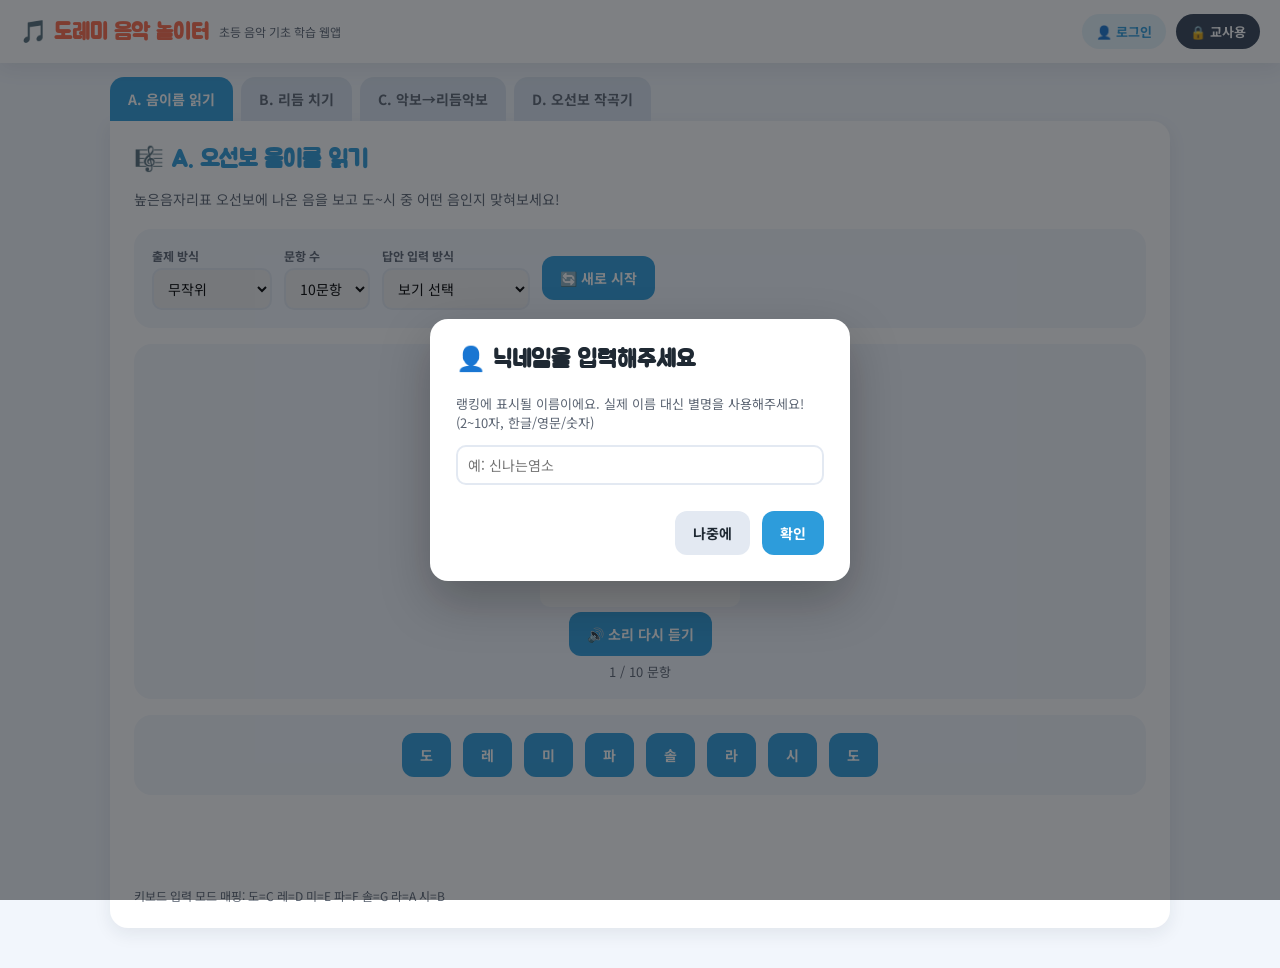
<file: 도레미_음악_놀이터.html>
<!DOCTYPE html>
<html lang="ko">
<head>
<meta charset="UTF-8">
<meta name="viewport" content="width=device-width, initial-scale=1.0, maximum-scale=1, user-scalable=no">
<title>도레미 음악 놀이터</title>
<link rel="preconnect" href="https://fonts.googleapis.com">
<link rel="stylesheet" href="https://fonts.googleapis.com/css2?family=Jua&family=Noto+Sans+KR:wght@400;500;700;900&display=swap">
<style>
:root{
  --bg:#F2F6FC;
  --surface:#FFFFFF;
  --ink:#1F2933;
  --ink-soft:#5B6472;
  --line:#E3E9F2;
  --accent-a:#2D9CDB; /* A: 음이름 읽기 */
  --accent-a-soft:#E6F4FC;
  --accent-b:#FF6B4A; /* B: 리듬 치기 */
  --accent-b-soft:#FFEEE8;
  --accent-c:#14B8A6; /* C: 악보 변환 */
  --accent-c-soft:#E3FAF6;
  --accent-d:#8B5CF6; /* D: 작곡기 */
  --accent-d-soft:#F1EBFE;
  --teacher:#334155;
  --good:#22C55E;
  --bad:#EF4444;
  --warn:#F59E0B;
  --radius:18px;
  --radius-sm:10px;
  --shadow:0 6px 18px rgba(31,41,51,.08);
}
*{box-sizing:border-box;}
html,body{margin:0;padding:0;}
body{
  background:var(--bg);
  color:var(--ink);
  font-family:'Noto Sans KR',sans-serif;
  min-height:100vh;
  padding-bottom:40px;
}
h1,h2,h3,.display{font-family:'Jua','Noto Sans KR',sans-serif;}
button{font-family:inherit;cursor:pointer;}
input,select,textarea{font-family:inherit;}

/* ===== 상단바 ===== */
.topbar{
  display:flex;align-items:center;justify-content:space-between;
  padding:14px 20px;background:var(--surface);
  box-shadow:var(--shadow);position:sticky;top:0;z-index:50;
  flex-wrap:wrap;gap:8px;
}
.topbar-left{display:flex;align-items:center;gap:10px;}
.topbar-left h1{font-size:22px;margin:0;color:var(--accent-b);}
.topbar-left p{margin:0;font-size:12px;color:var(--ink-soft);}
.topbar-right{display:flex;align-items:center;gap:10px;}
.nickname-badge{
  background:var(--accent-a-soft);color:var(--accent-a);
  padding:8px 14px;border-radius:999px;font-weight:700;font-size:13px;
  display:flex;align-items:center;gap:6px;border:none;
}
.lock-btn{
  background:var(--teacher);color:#fff;border:none;border-radius:999px;
  padding:8px 14px;font-size:13px;font-weight:700;display:flex;align-items:center;gap:6px;
}

/* ===== 탭 ===== */
.tabs{
  display:flex;gap:8px;padding:14px 20px 0;flex-wrap:wrap;max-width:1100px;margin:0 auto;
}
.tab-btn{
  border:none;border-radius:14px 14px 0 0;padding:12px 18px;font-weight:700;font-size:14px;
  background:#dbe4f0;color:var(--ink-soft);transition:.15s;
}
.tab-btn[data-tab="a"].active{background:var(--accent-a);color:#fff;}
.tab-btn[data-tab="b"].active{background:var(--accent-b);color:#fff;}
.tab-btn[data-tab="c"].active{background:var(--accent-c);color:#fff;}
.tab-btn[data-tab="d"].active{background:var(--accent-d);color:#fff;}

main{max-width:1100px;margin:0 auto;padding:0 20px;}
.tab-panel{
  display:none;background:var(--surface);border-radius:0 18px 18px 18px;
  box-shadow:var(--shadow);padding:24px;min-height:420px;
}
.tab-panel.active{display:block;}
.panel-title{display:flex;align-items:center;gap:10px;margin-top:0;}
.panel-desc{color:var(--ink-soft);font-size:14px;margin-top:-6px;margin-bottom:20px;}

.card{
  background:var(--bg);border-radius:var(--radius);padding:18px;margin-bottom:16px;
}
.row{display:flex;gap:12px;flex-wrap:wrap;align-items:center;}
.btn{
  border:none;border-radius:12px;padding:10px 18px;font-weight:700;font-size:14px;
  background:#E3E9F2;color:var(--ink);min-height:44px;
}
.btn:active{transform:translateY(1px);}
.btn-primary-a{background:var(--accent-a);color:#fff;}
.btn-primary-b{background:var(--accent-b);color:#fff;}
.btn-primary-c{background:var(--accent-c);color:#fff;}
.btn-primary-d{background:var(--accent-d);color:#fff;}
.btn-good{background:var(--good);color:#fff;}
.btn-bad{background:var(--bad);color:#fff;}
.btn.selected{outline:3px solid var(--ink);}
.btn:disabled{opacity:.45;cursor:not-allowed;}

select,input[type=text],input[type=number],input[type=password],textarea{
  border:2px solid var(--line);border-radius:10px;padding:8px 10px;font-size:14px;min-height:40px;
}
textarea{min-height:80px;width:100%;font-family:monospace;}
label.field-label{font-size:12px;color:var(--ink-soft);font-weight:700;display:block;margin-bottom:4px;}

.feedback-good{color:var(--good);font-weight:900;}
.feedback-bad{color:var(--bad);font-weight:900;}

/* 모달 공통 */
.modal-overlay{
  position:fixed;inset:0;background:rgba(20,24,30,.55);display:none;
  align-items:center;justify-content:center;z-index:100;padding:20px;
}
.modal-overlay.show{display:flex;}
.modal-box{
  background:#fff;border-radius:var(--radius);padding:26px;max-width:420px;width:100%;
  box-shadow:0 20px 50px rgba(0,0,0,.25);
}
.modal-box h2{margin-top:0;}

table.rank-table{width:100%;border-collapse:collapse;font-size:13px;}
table.rank-table th,table.rank-table td{padding:6px 8px;text-align:center;border-bottom:1px solid var(--line);}
table.rank-table tr.me{background:var(--accent-a-soft);font-weight:700;}

.svg-wrap{overflow-x:auto;background:#fff;border-radius:var(--radius-sm);padding:10px;}
.hit{cursor:pointer;}
.note-el.hl rect.hitzone{fill:rgba(255,107,74,.28);}
.dnote.hl rect.hitzone2{fill:rgba(139,92,246,.28);}
.drum-btn.selected{outline:3px solid var(--accent-b);}
.dur-btn.selected{outline:3px solid var(--accent-d);}
.dur-btn{display:flex;flex-direction:column;align-items:center;gap:2px;padding:8px 10px;}

.grade-badge{font-size:40px;font-weight:900;font-family:'Jua';}
.confetti{position:fixed;top:-20px;width:10px;height:10px;z-index:200;pointer-events:none;border-radius:2px;}

@media (max-width:640px){
  .topbar-left h1{font-size:17px;}
  .tab-btn{padding:10px 12px;font-size:12px;}
  .tab-panel{padding:16px;border-radius:0 14px 14px 14px;}
}
</style>
</head>
<body>

<div class="topbar">
  <div class="topbar-left">
    <h1>🎵 도레미 음악 놀이터</h1>
    <p>초등 음악 기초 학습 웹앱</p>
  </div>
  <div class="topbar-right">
    <button class="nickname-badge" id="nicknameBadge" onclick="Nickname.openModal()">👤 로그인</button>
    <button class="lock-btn" id="teacherLockBtn" onclick="Teacher.openLoginModal()">🔒 교사용</button>
  </div>
</div>

<div class="tabs">
  <button class="tab-btn active" data-tab="a" onclick="App.switchTab('a')">A. 음이름 읽기</button>
  <button class="tab-btn" data-tab="b" onclick="App.switchTab('b')">B. 리듬 치기</button>
  <button class="tab-btn" data-tab="c" onclick="App.switchTab('c')">C. 악보→리듬악보</button>
  <button class="tab-btn" data-tab="d" onclick="App.switchTab('d')">D. 오선보 작곡기</button>
</div>

<main>
  <section class="tab-panel active" id="tab-a"></section>
  <section class="tab-panel" id="tab-b"></section>
  <section class="tab-panel" id="tab-c"></section>
  <section class="tab-panel" id="tab-d"></section>
</main>

<!-- ===== 닉네임 로그인 모달 ===== -->
<div class="modal-overlay" id="nicknameModal">
  <div class="modal-box">
    <h2>👤 닉네임을 입력해주세요</h2>
    <p style="color:var(--ink-soft);font-size:13px;">랭킹에 표시될 이름이에요. 실제 이름 대신 별명을 사용해주세요! (2~10자, 한글/영문/숫자)</p>
    <input type="text" id="nicknameInput" placeholder="예: 신나는염소" maxlength="10" style="width:100%;margin-bottom:10px;">
    <div id="nicknameError" class="feedback-bad" style="font-size:12px;min-height:16px;"></div>
    <div class="row" style="justify-content:flex-end;">
      <button class="btn" onclick="Nickname.closeModal()">나중에</button>
      <button class="btn btn-primary-a" onclick="Nickname.submit()">확인</button>
    </div>
  </div>
</div>

<!-- ===== 교사용 비밀번호 모달 ===== -->
<div class="modal-overlay" id="teacherPwModal">
  <div class="modal-box">
    <h2>🔒 교사용 페이지</h2>
    <p style="color:var(--ink-soft);font-size:13px;">이 잠금은 학생이 실수로 설정을 바꾸지 않도록 막는 간단한 화면 잠금이에요. 진짜 보안 인증이 아니니 민감한 용도로 쓰지 마세요.</p>
    <input type="password" id="teacherPwInput" placeholder="비밀번호" style="width:100%;margin-bottom:10px;">
    <div id="teacherPwError" class="feedback-bad" style="font-size:12px;min-height:16px;"></div>
    <div class="row" style="justify-content:flex-end;">
      <button class="btn" onclick="Teacher.closeLoginModal()">취소</button>
      <button class="btn" style="background:var(--teacher);color:#fff;" onclick="Teacher.submitLogin()">입장</button>
    </div>
  </div>
</div>

<!-- ===== 교사용 패널 모달 ===== -->
<div class="modal-overlay" id="teacherPanelModal">
  <div class="modal-box" style="max-width:700px;max-height:85vh;overflow-y:auto;">
    <h2>🔧 교사용 콘텐츠 관리</h2>
    <div id="teacherPanelBody"></div>
    <div class="row" style="justify-content:flex-end;margin-top:14px;">
      <button class="btn" onclick="Teacher.closePanel()">닫기</button>
    </div>
  </div>
</div>

<!-- ===== 랭킹 모달 ===== -->
<div class="modal-overlay" id="rankModal">
  <div class="modal-box" style="max-width:520px;max-height:80vh;overflow-y:auto;">
    <h2>🏆 랭킹 (TOP 30)</h2>
    <div id="rankBody"></div>
    <div class="row" style="justify-content:flex-end;margin-top:10px;">
      <button class="btn" onclick="Rank.closeModal()">닫기</button>
    </div>
  </div>
</div>

<script>
/* ===================================================================
   전역 상수 및 유틸
=================================================================== */
const NOTE_NAMES = ['도','레','미','파','솔','라','시','도'];
const NOTE_KEYS  = ['C','D','E','F','G','A','B','C'];
const STAFF_IDX  = [-2,-1,0,1,2,3,4,5]; // 도(C4)~도(C5) 오선 위치 인덱스
const NOTE_FREQ  = { // 등온율 기준, A4=440Hz
  'C':261.63,'D':293.66,'E':329.63,'F':349.23,'G':392.00,'A':440.00,'B':493.88,'C5':523.25
};
function freqOf(letter, octaveUp){ return octaveUp ? NOTE_FREQ['C5'] : NOTE_FREQ[letter]; }

function $(sel,root){return (root||document).querySelector(sel);}
function $all(sel,root){return Array.from((root||document).querySelectorAll(sel));}
function el(tag, attrs, children){
  const e=document.createElement(tag);
  if(attrs) for(const k in attrs){ if(k==='html') e.innerHTML=attrs[k]; else e.setAttribute(k,attrs[k]); }
  (children||[]).forEach(c=>e.appendChild(c));
  return e;
}
function fmtDate(ts){
  const d=new Date(ts);
  const p=n=>String(n).padStart(2,'0');
  return `${d.getFullYear()}.${p(d.getMonth()+1)}.${p(d.getDate())} ${p(d.getHours())}:${p(d.getMinutes())}`;
}

/* ===================================================================
   저장소 유틸
   -----------------------------------------------------------------
   이 파일은 "다운로드해서 여는 단일 HTML 파일" 형태로 배포되는 것을
   기준으로 하므로, Claude 아티팩트 전용 API인 window.storage 대신
   브라우저 localStorage를 사용한다 (교사용 콘텐츠/랭킹 문서 6장·3.6
   참고: 아티팩트 환경 밖에서는 localStorage로 대체하라는 안내를 따름).
   이 경우 데이터는 "이 브라우저/이 기기"에만 저장되고 다른 학생의
   기기와는 공유되지 않는다는 한계가 있다.
=================================================================== */
const Store = {
  KEYS:{
    NICKNAME:'moolplay_nickname',
    LEADERBOARD:'moolplay_leaderboard',
    CUSTOM_SONGS:'moolplay_custom_songs',
    CUSTOM_BASEPATTERNS:'moolplay_custom_basepatterns',
    SETTINGS:'moolplay_settings',
    TEACHER_PW:'moolplay_teacher_pw',
    DRUM_SOUND:'moolplay_drum_sound'
  },
  get(key, fallback){
    try{
      const raw = localStorage.getItem(key);
      if(raw===null || raw===undefined) return fallback;
      return JSON.parse(raw);
    }catch(e){ console.error('Store.get 실패', key, e); return fallback; }
  },
  set(key, value){
    try{ localStorage.setItem(key, JSON.stringify(value)); return true; }
    catch(e){ console.error('Store.set 실패', key, e); return false; }
  },
  remove(key){ try{ localStorage.removeItem(key); }catch(e){ console.error(e); } }
};

const DEFAULT_SETTINGS = {
  bpmMin:60, bpmMax:160,
  toleranceGood:100, tolerancePerfect:50,
  questionCounts:[5,10,15],
  gradeThresholds:{A:90,B:70,C:50}
};
function getSettings(){
  const custom = Store.get(Store.KEYS.SETTINGS, null);
  return custom ? Object.assign({}, DEFAULT_SETTINGS, custom) : Object.assign({}, DEFAULT_SETTINGS);
}
function gradeOf(score){
  const t = getSettings().gradeThresholds;
  if(score>=t.A) return {grade:'A', msg:'완벽해요! 최고예요!'};
  if(score>=t.B) return {grade:'B', msg:'좋아요! 조금만 더 연습해봐요.'};
  if(score>=t.C) return {grade:'C', msg:'기본기는 있어요. 몇 번 더 해볼까요?'};
  return {grade:'D', msg:'처음엔 누구나 어려워요. 다시 도전!'};
}
function confettiBurst(){
  const colors=['#FF6B4A','#2D9CDB','#F5C518','#22C55E','#8B5CF6'];
  for(let i=0;i<40;i++){
    const c=el('div',{class:'confetti'});
    c.style.left=(Math.random()*100)+'vw';
    c.style.background=colors[i%colors.length];
    c.style.transform=`rotate(${Math.random()*360}deg)`;
    document.body.appendChild(c);
    const dur=1200+Math.random()*900;
    c.animate([
      {transform:c.style.transform+' translateY(0)', opacity:1},
      {transform:c.style.transform+` translateY(${window.innerHeight+40}px)`, opacity:0.2}
    ],{duration:dur, easing:'ease-in'});
    setTimeout(()=>c.remove(), dur+50);
  }
}

/* ===================================================================
   오디오 엔진 (Web Audio API)
   - 메트로놈 클릭, 드럼 소리 3종(우드블록/스네어/탐탐), 음정(도~시) 재생
   - 실제 음원 파일을 쓰지 않고 전부 코드로 합성한다
=================================================================== */
const Audio_ = {
  ctx:null,
  ensure(){
    if(!this.ctx){ this.ctx = new (window.AudioContext||window.webkitAudioContext)(); }
    if(this.ctx.state==='suspended'){ this.ctx.resume(); }
    return this.ctx;
  },
  // 메트로놈 클릭 (낮은 톤 "똑"). strong=true 이면 마디 첫박에서 약간 더 높고 크게
  metronomeClick(strong){
    const ctx=this.ensure();
    const t0=ctx.currentTime;
    const osc=ctx.createOscillator(); const gain=ctx.createGain();
    osc.type='triangle'; osc.frequency.value= strong? 660:440;
    gain.gain.setValueAtTime(strong?0.35:0.22, t0);
    gain.gain.exponentialRampToValueAtTime(0.0001, t0+0.09);
    osc.connect(gain); gain.connect(ctx.destination);
    osc.start(t0); osc.stop(t0+0.1);
  },
  // 드럼 소리 3종: 'wood' | 'snare' | 'tom'
  drum(type){
    const ctx=this.ensure();
    const t0=ctx.currentTime;
    if(type==='snare'){
      const bufSize = ctx.sampleRate*0.15;
      const buf = ctx.createBuffer(1, bufSize, ctx.sampleRate);
      const data = buf.getChannelData(0);
      for(let i=0;i<bufSize;i++){ data[i]=Math.random()*2-1; }
      const noise = ctx.createBufferSource(); noise.buffer=buf;
      const bp = ctx.createBiquadFilter(); bp.type='bandpass'; bp.frequency.value=1800; bp.Q.value=0.8;
      const gain = ctx.createGain();
      gain.gain.setValueAtTime(0.6, t0);
      gain.gain.exponentialRampToValueAtTime(0.001, t0+0.12);
      noise.connect(bp); bp.connect(gain); gain.connect(ctx.destination);
      noise.start(t0); noise.stop(t0+0.15);
    } else if(type==='tom'){
      const osc=ctx.createOscillator(); const gain=ctx.createGain();
      osc.type='sine';
      osc.frequency.setValueAtTime(150, t0);
      osc.frequency.exponentialRampToValueAtTime(80, t0+0.15);
      gain.gain.setValueAtTime(0.6, t0);
      gain.gain.exponentialRampToValueAtTime(0.001, t0+0.18);
      osc.connect(gain); gain.connect(ctx.destination);
      osc.start(t0); osc.stop(t0+0.2);
    } else { // wood (기본값)
      const osc=ctx.createOscillator(); const gain=ctx.createGain();
      osc.type='square'; osc.frequency.value=950;
      gain.gain.setValueAtTime(0.35, t0);
      gain.gain.exponentialRampToValueAtTime(0.001, t0+0.05);
      osc.connect(gain); gain.connect(ctx.destination);
      osc.start(t0); osc.stop(t0+0.06);
    }
  },
  // 음정 재생 (기능 D 작곡기용): letter는 'C'..'B', octaveUp이면 높은 도
  pitch(letter, octaveUp, durMs){
    const ctx=this.ensure();
    const t0=ctx.currentTime;
    const freq = freqOf(letter, octaveUp);
    const osc=ctx.createOscillator(); const gain=ctx.createGain();
    osc.type='sine'; osc.frequency.value=freq;
    const dur = Math.max(0.08, durMs/1000);
    gain.gain.setValueAtTime(0.001, t0);
    gain.gain.linearRampToValueAtTime(0.4, t0+0.015);
    gain.gain.exponentialRampToValueAtTime(0.001, t0+dur);
    osc.connect(gain); gain.connect(ctx.destination);
    osc.start(t0); osc.stop(t0+dur+0.02);
    return freq;
  }
};
function currentDrumSound(){ return Store.get(Store.KEYS.DRUM_SOUND, 'wood'); }
function setDrumSound(type){ Store.set(Store.KEYS.DRUM_SOUND, type); }

/* ===================================================================
   리듬 토큰 파서 & 타임라인 빌더
   -----------------------------------------------------------------
   토큰 문법: (W|Hd|H|Qd|Q|Ed|E|S)(r)?(!)?(~)?
     기본 길이(8분음표 단위): W=8 Hd=6 H=4 Qd=3 Q=2 Ed=1.5 E=1 S=0.5
     r  = 쉼표      예) Qr(4분쉼표) Er(8분쉼표)
     !  = 악센트(>)  예) Q!
     ~  = 다음 음표와 붙임줄(타이)로 연결  예) Qd~
   박자별 한 마디 총 8분음표 수 / 큰박 그룹:
     2/4=4(2+2)  3/4=6(2+2+2)  4/4=8(2+2+2+2)  6/8=6(3+3)  12/8=12(3+3+3+3)
=================================================================== */
const DUR_MAP = {W:8, Hd:6, H:4, Qd:3, Q:2, Ed:1.5, E:1, S:0.5};
const TIME_SIGS = {'2/4':4, '3/4':6, '4/4':8, '6/8':6, '12/8':12};
const BEAT_GROUPS = {'2/4':[2,2], '3/4':[2,2,2], '4/4':[2,2,2,2], '6/8':[3,3], '12/8':[3,3,3,3]};
const TOKEN_RE = /^(W|Hd|H|Qd|Q|Ed|E|S)(r)?(!)?(~)?$/;

function parseToken(tok){
  const m = TOKEN_RE.exec(tok.trim());
  if(!m) return null;
  return { durE: DUR_MAP[m[1]], isRest: !!m[2], accent: !!m[3], tie: !!m[4], base:m[1] };
}
function parseMeasure(tokens){
  return tokens.map(parseToken).filter(Boolean);
}
function measureSumE(tokens){
  return parseMeasure(tokens).reduce((s,n)=>s+n.durE,0);
}
function validateMeasures(measuresTokens, sigKey){
  const total = TIME_SIGS[sigKey];
  const errs=[];
  measuresTokens.forEach((m,i)=>{
    const sum = measureSumE(m);
    if(Math.abs(sum-total)>0.01) errs.push(`마디 ${i+1}: 박자 합이 ${sum}인데 ${sigKey} 마디는 ${total}이어야 해요.`);
  });
  return errs;
}
// measuresTokens: [['Q','E','E','Q'], ['Hd','Qr'], ...] -> 절대 타임라인(8분음표 단위) 이벤트 배열
function buildTimeline(measuresTokens){
  const events=[]; let cursor=0;
  measuresTokens.forEach((m,mi)=>{
    const notes = parseMeasure(m);
    notes.forEach((n,ni)=>{
      events.push({ measureIdx:mi, idxInMeasure:ni, onsetE:cursor, durE:n.durE,
                    isRest:n.isRest, accent:n.accent, tie:n.tie });
      cursor += n.durE;
    });
  });
  return { events, totalE: cursor };
}
// 붙임줄(타이)로 이어진 음표들을 하나의 "판정 구간"으로 묶는다
function buildJudgeSegments(events){
  const segs=[]; let i=0;
  while(i<events.length){
    const ev=events[i];
    if(ev.isRest){ segs.push({onsetE:ev.onsetE, durE:ev.durE, isRest:true}); i++; continue; }
    let durSum=ev.durE; let j=i;
    while(events[j].tie && j+1<events.length && !events[j+1].isRest){ j++; durSum+=events[j].durE; }
    segs.push({onsetE:ev.onsetE, durE:durSum, isRest:false, accent:ev.accent, firstIdx:i, lastIdx:j});
    i=j+1;
  }
  return segs;
}
// 8분음표 단위 시간을 ms로 변환하기 위한 eighthMs 계산 (BPM = 큰박/분 기준)
function eighthMsFor(sigKey, bpm){
  const groupSize = BEAT_GROUPS[sigKey][0]; // 2 또는 3
  const beatMs = 60000/bpm;
  return beatMs/groupSize;
}

/* ===================================================================
   리듬 노테이션 SVG 렌더러 (음높이 없이 "리듬 전용" 표기)
   - 마디별로 셀을 배치하고, 음표는 음표머리+기둥+깃발, 쉼표는 막대 아이콘으로
   - data-idx 속성으로 각 이벤트를 표시해 하이라이트/클릭 편집에 활용
=================================================================== */
const PX_PER_E = 20; // 8분음표 1개당 픽셀
const MEASURE_GAP = 16;
function renderRhythmSVG(measuresTokens, opts){
  opts = opts || {};
  const events = buildTimeline(measuresTokens).events;
  const baseY = 60;
  let x = 20;
  const barXs=[x];
  const parts=[];
  let curMeasure = events.length? events[0].measureIdx : -1;
  events.forEach((ev, idx)=>{
    if(ev.measureIdx !== curMeasure){
      barXs.push(x);
      x += MEASURE_GAP;
      curMeasure = ev.measureIdx;
    }
    const w = ev.durE*PX_PER_E;
    const cx = x + Math.min(w/2, 16);
    parts.push(renderCell(ev, x, w, cx, baseY, idx));
    x += w;
  });
  barXs.push(x+6);
  const totalW = x+20;
  let bars = barXs.map(bx=>`<line x1="${bx}" y1="${baseY-34}" x2="${bx}" y2="${baseY+8}" stroke="#B8C4D6" stroke-width="2"/>`).join('');
  // 타이(붙임줄) 곡선: 인접한 tie 이벤트 사이를 이어준다
  let ties='';
  for(let i=0;i<events.length-1;i++){
    if(events[i].tie && !events[i].isRest && !events[i+1].isRest){
      const x1 = 20 + eventPixelX(events, i);
      const x2 = 20 + eventPixelX(events, i+1);
      ties += `<path d="M ${x1+8} ${baseY-38} Q ${(x1+x2)/2+8} ${baseY-48} ${x2+8} ${baseY-38}" stroke="#8B5CF6" stroke-width="2" fill="none"/>`;
    }
  }
  const svg = `<svg viewBox="0 0 ${totalW} 100" width="${totalW}" height="100" xmlns="http://www.w3.org/2000/svg" class="rhythm-svg">
    <line x1="20" y1="${baseY}" x2="${totalW-14}" y2="${baseY}" stroke="#B8C4D6" stroke-width="1.5"/>
    ${bars}
    ${parts.join('')}
    ${ties}
  </svg>`;
  return { svg, events, totalE: buildTimeline(measuresTokens).totalE };
}
// events 재계산 없이 픽셀 x 좌표를 구하기 위한 보조(렌더 시 계산한 값 재사용이 이상적이나, 단순화를 위해 재계산)
function eventPixelX(events, idx){
  let x=0, curMeasure = events.length? events[0].measureIdx:-1;
  for(let i=0;i<=idx;i++){
    if(events[i].measureIdx!==curMeasure){ x+=MEASURE_GAP; curMeasure=events[i].measureIdx; }
    if(i<idx) x += events[i].durE*PX_PER_E;
  }
  return x;
}
// 진행(재생) 커서의 정확한 픽셀 위치 계산: renderRhythmSVG와 "완전히 동일한" 좌표 규칙을 사용해야
// 재생 커서가 음표 위치와 어긋나지 않는다 (마디 사이 MEASURE_GAP까지 반영)
function pixelXForElapsedE(measuresTokens, elapsedE){
  let x=20, cursorE=0;
  for(let mi=0; mi<measuresTokens.length; mi++){
    if(mi>0) x += MEASURE_GAP;
    const notes = parseMeasure(measuresTokens[mi]);
    for(let ni=0; ni<notes.length; ni++){
      const durE = notes[ni].durE;
      if(elapsedE <= cursorE+durE+1e-6){
        const within = Math.max(0, elapsedE-cursorE);
        return x + within*PX_PER_E;
      }
      x += durE*PX_PER_E;
      cursorE += durE;
    }
  }
  return x;
}
function renderCell(ev, x, w, cx, baseY, idx){
  let inner='';
  if(ev.isRest){
    inner += `<rect x="${x+w/2-9}" y="${baseY-6}" width="18" height="7" rx="3" fill="#94A3B8"/>`;
    inner += `<rect x="${x+w/2-9}" y="${baseY-6}" width="4" height="7" fill="#64748B"/>`;
    inner += `<rect x="${x+w/2+5}" y="${baseY-6}" width="4" height="7" fill="#64748B"/>`;
  } else {
    const nx = x+10;
    inner += `<ellipse cx="${nx}" cy="${baseY}" rx="7" ry="5.5" fill="#1F2933" transform="rotate(-18 ${nx} ${baseY})"/>`;
    inner += `<line x1="${nx+6.5}" y1="${baseY-2}" x2="${nx+6.5}" y2="${baseY-32}" stroke="#1F2933" stroke-width="2"/>`;
    if(ev.durE<=1){ inner += flagPath(nx+6.5, baseY-32, 1); }
    if(ev.durE<=0.5){ inner += flagPath(nx+6.5, baseY-32, 2); }
    if([1.5,3,6].includes(ev.durE)){ inner += `<circle cx="${nx+13}" cy="${baseY}" r="2" fill="#1F2933"/>`; }
    if(ev.accent){ inner += `<text x="${nx}" y="${baseY-38}" font-size="16" font-weight="900" text-anchor="middle" fill="#FF6B4A">&gt;</text>`; }
  }
  return `<g class="note-el" data-idx="${idx}"><rect class="hitzone" x="${x}" y="${baseY-40}" width="${w}" height="52" fill="transparent"/>${inner}</g>`;
}
function flagPath(x,y,n){
  const dy = (n-1)*7;
  return `<path d="M ${x} ${y+dy} q 10 4 9 16" stroke="#1F2933" stroke-width="2" fill="none"/>`;
}
// 팔레트 버튼에 쓰는 작은 음표/쉼표 아이콘 (한글 음가 이름 아래에 표시)
function miniGlyphSVG(key){
  const isRest = key.endsWith('r');
  const c = '#8B5CF6';
  if(isRest){
    return `<svg viewBox="0 0 30 30" width="26" height="26" xmlns="http://www.w3.org/2000/svg">
      <rect x="6" y="12" width="18" height="7" rx="3" fill="${c}"/>
      <rect x="6" y="12" width="4" height="7" fill="#6D28D9"/>
      <rect x="20" y="12" width="4" height="7" fill="#6D28D9"/>
    </svg>`;
  }
  let inner='';
  const filled = !['W','H','Hd'].includes(key);
  inner += `<ellipse cx="10" cy="22" rx="7" ry="5.5" fill="${filled?c:'none'}" stroke="${c}" stroke-width="2" transform="rotate(-18 10 22)"/>`;
  if(key!=='W'){
    inner += `<line x1="16.5" y1="20" x2="16.5" y2="4" stroke="${c}" stroke-width="2"/>`;
    if(key==='E'||key==='S'){ inner += `<path d="M16.5 4 q8 3 7 12" stroke="${c}" stroke-width="2" fill="none"/>`; }
    if(key==='S'){ inner += `<path d="M16.5 11 q8 3 7 12" stroke="${c}" stroke-width="2" fill="none"/>`; }
  }
  if(['Qd','Ed','Hd'].includes(key)){ inner += `<circle cx="19" cy="22" r="2" fill="${c}"/>`; }
  return `<svg viewBox="0 0 30 30" width="26" height="26" xmlns="http://www.w3.org/2000/svg">${inner}</svg>`;
}

/* ===================================================================
   오선보(높은음자리표) 렌더러 - 기능 A / D 공용
   도(C4)=index -2 ... 도(C5)=index 5 (한 옥타브), 필요 시 더 확장 가능
=================================================================== */
const STAFF_BOTTOM_Y = 150; // index 0 (미/E4, 첫째 줄) 의 y좌표
function noteY(idx){ return STAFF_BOTTOM_Y - idx*8; }
function renderStaffSVG(width){
  width = width||360;
  let lines='';
  for(let i=0;i<5;i++){ const y=noteY(i*2); lines+=`<line x1="30" y1="${y}" x2="${width-10}" y2="${y}" stroke="#334155" stroke-width="1.5"/>`; }
  const clef = `<path d="M52,${noteY(8)+6} C36,${noteY(8)+2} 34,${noteY(6)-2} 46,${noteY(4)}
    C60,${noteY(2)+4} 60,${noteY(0)+6} 44,${noteY(-1)+8}
    C33,${noteY(-2)+2} 30,${noteY(-2)-10} 40,${noteY(-2)-16}
    C46,${noteY(-2)-20} 52,${noteY(-2)-14} 50,${noteY(-2)-8}"
    stroke="#334155" stroke-width="4" fill="none" stroke-linecap="round"/>
    <circle cx="44" cy="${noteY(-1)+8}" r="3.4" fill="#334155"/>`;
  return { svgOpen:`<svg viewBox="0 0 ${width} 220" width="${width}" height="220" xmlns="http://www.w3.org/2000/svg">${lines}${clef}`, svgClose:`</svg>` };
}
function noteHeadMarkup(x, idx, filled, extra){
  extra = extra||'';
  const y = noteY(idx);
  let ledger='';
  if(idx<=-2 && idx%2===0){ ledger = `<line x1="${x-12}" y1="${y}" x2="${x+12}" y2="${y}" stroke="#334155" stroke-width="1.5"/>`; }
  if(idx>=10 && idx%2===0){ ledger = `<line x1="${x-12}" y1="${y}" x2="${x+12}" y2="${y}" stroke="#334155" stroke-width="1.5"/>`; }
  return `${ledger}<ellipse cx="${x}" cy="${y}" rx="8" ry="6" fill="${filled?'#334155':'none'}" stroke="#334155" stroke-width="2" transform="rotate(-16 ${x} ${y})"/>${extra}`;
}

/* ===================================================================
   기능 A: 도레미파솔라시도 오선보 읽기
=================================================================== */
const FeatureA = {
  state:{ mode:'random', total:10, idx:0, score:0, sequence:[], answered:false, inputMode:'choice' },
  init(){
    const panel = $('#tab-a');
    panel.innerHTML = `
      <h2 class="panel-title" style="color:var(--accent-a);">🎼 A. 오선보 음이름 읽기</h2>
      <p class="panel-desc">높은음자리표 오선보에 나온 음을 보고 도~시 중 어떤 음인지 맞혀보세요!</p>
      <div class="card row">
        <div>
          <label class="field-label">출제 방식</label>
          <select id="aMode">
            <option value="random">무작위</option>
            <option value="seq">순차(도→시)</option>
          </select>
        </div>
        <div>
          <label class="field-label">문항 수</label>
          <select id="aCount"></select>
        </div>
        <div>
          <label class="field-label">답안 입력 방식</label>
          <select id="aInputMode">
            <option value="choice">보기 선택</option>
            <option value="keyboard">키보드 입력(C~B)</option>
          </select>
        </div>
        <button class="btn btn-primary-a" onclick="FeatureA.start()">🔄 새로 시작</button>
      </div>
      <div class="card" style="text-align:center;">
        <div id="aStaffWrap" class="svg-wrap" style="display:inline-block;"></div>
        <div><button class="btn btn-primary-a" onclick="FeatureA.playCurrentNote()">🔊 소리 다시 듣기</button></div>
        <div id="aQProgress" style="color:var(--ink-soft);font-size:13px;margin-top:6px;"></div>
      </div>
      <div class="card" id="aAnswerArea"></div>
      <div id="aFeedback" style="min-height:70px;text-align:center;font-size:15px;"></div>
      <div id="aResultArea"></div>
      <div style="font-size:12px;color:var(--ink-soft);margin-top:6px;">키보드 입력 모드 매핑: 도=C 레=D 미=E 파=F 솔=G 라=A 시=B</div>
    `;
    const sel = $('#aCount');
    getSettings().questionCounts.forEach(n=>sel.appendChild(el('option',{value:n,html:n+'문항'})));
    sel.value=10;
    $('#aMode').onchange=e=>FeatureA.state.mode=e.target.value;
    $('#aCount').onchange=e=>FeatureA.state.total=parseInt(e.target.value);
    $('#aInputMode').onchange=e=>{ FeatureA.state.inputMode=e.target.value; FeatureA.renderAnswerArea(); };
    document.addEventListener('keydown', FeatureA.onKeydown);
    this.start();
  },
  start(){
    const s=this.state;
    s.mode = $('#aMode').value; s.total=parseInt($('#aCount').value); s.inputMode=$('#aInputMode').value;
    s.idx=0; s.score=0; s.answered=false;
    s.sequence=[];
    for(let i=0;i<s.total;i++){
      s.sequence.push(s.mode==='seq' ? i%8 : Math.floor(Math.random()*8));
    }
    $('#aResultArea').innerHTML='';
    this.renderQuestion();
  },
  renderQuestion(){
    const s=this.state;
    const {svgOpen, svgClose} = renderStaffSVG(180);
    const idx = STAFF_IDX[s.sequence[s.idx]];
    const note = `<g id="aNoteG">${noteHeadMarkup(120, idx, true)}</g>`;
    $('#aStaffWrap').innerHTML = svgOpen+note+svgClose;
    $('#aQProgress').textContent = `${s.idx+1} / ${s.total} 문항`;
    $('#aFeedback').innerHTML='';
    s.answered=false;
    this.renderAnswerArea();
    this.playCurrentNote();
  },
  playCurrentNote(){
    const s=this.state;
    const correctIdx = s.sequence[s.idx];
    Audio_.ensure();
    Audio_.pitch(NOTE_KEYS[correctIdx], correctIdx===7, 650);
  },
  renderAnswerArea(){
    const area = $('#aAnswerArea');
    if(this.state.inputMode==='choice'){
      area.innerHTML = `<div class="row" style="justify-content:center;">${NOTE_NAMES.map((n,i)=>`<button class="btn btn-primary-a" onclick="FeatureA.answer(${i})">${n}</button>`).join('')}</div>`;
    } else {
      area.innerHTML = `<div style="text-align:center;color:var(--ink-soft);">키보드로 C~B 중 한 글자를 눌러보세요 (마지막 도는 C 또는 아무 C나)</div>`;
    }
  },
  onKeydown(e){
    if(!$('#tab-a').classList.contains('active')) return;
    if(FeatureA.state.inputMode!=='keyboard') return;
    const letter = e.key.toUpperCase();
    const keyIdx = NOTE_KEYS.indexOf(letter);
    if(keyIdx===-1) return;
    // C는 도(처음) 또는 도(마지막) 둘 다 될 수 있으니 정답 인덱스와 letter만 비교
    FeatureA.answerByLetter(letter);
  },
  answerByLetter(letter){
    const s=this.state; if(s.answered) return;
    const correctIdx = s.sequence[s.idx];
    const correct = NOTE_KEYS[correctIdx]===letter;
    this.judge(correct, correctIdx);
  },
  answer(choiceIdx){
    const s=this.state; if(s.answered) return;
    const correctIdx = s.sequence[s.idx];
    this.judge(choiceIdx===correctIdx, correctIdx);
  },
  judge(correct, correctIdx){
    const s=this.state; s.answered=true;
    const fb=$('#aFeedback');
    if(correct){
      s.score++;
      fb.innerHTML = `<span class="feedback-good">✅ 정답이에요! "${NOTE_NAMES[correctIdx]}" 였어요.</span>`;
    } else {
      const idx = STAFF_IDX[correctIdx];
      fb.innerHTML = `<span class="feedback-bad">❌ 다시 확인해볼까요? 정답은 "${NOTE_NAMES[correctIdx]}" 였어요.</span>
        <div style="margin-top:6px;color:var(--ink-soft);font-size:13px;">아래 악보에서 화살표가 가리키는 자리가 "${NOTE_NAMES[correctIdx]}" 예요.</div>`;
      const g = $('#aNoteG');
      if(g){ g.innerHTML += `<text x="150" y="${noteY(idx)+4}" font-size="16" fill="#FF6B4A">←${NOTE_NAMES[correctIdx]}</text>`; }
    }
    setTimeout(()=>{
      s.idx++;
      if(s.idx>=s.total) this.finish(); else this.renderQuestion();
    }, correct?700:1900);
  },
  finish(){
    const s=this.state;
    const score = Math.round(s.score/s.total*100);
    const g = gradeOf(score);
    if(g.grade==='A') confettiBurst();
    $('#aResultArea').innerHTML = `
      <div class="card" style="text-align:center;">
        <div class="grade-badge" style="color:var(--accent-a);">${g.grade}등급</div>
        <div style="font-size:20px;font-weight:900;margin:6px 0;">${s.score} / ${s.total}문항 정답 (${score}점)</div>
        <div>${g.msg}</div>
        <button class="btn btn-primary-a" style="margin-top:12px;" onclick="FeatureA.start()">다시 도전하기</button>
      </div>`;
  }
};

/* ===================================================================
   기본 제공 곡 데이터 (업로드된 악보를 분석해 리듬만 반영한 근사치)
   각 곡 = { title, sig, phrases: [ [ [토큰...], [토큰...], ... ], ... ] }
=================================================================== */
const BUILTIN_SONGS = [
  { title:'아기 염소', sig:'4/4', phrases:[
      [ ['Q','E','E','E','E','Q'], ['E','E','E','E','E','E','E','E'], ['Q','E','E','Q','Q'], ['Hd','Qr'] ],
      [ ['Q','E','E','E','E','Q'], ['E','E','E','E','E','E','E','E'], ['Q','E','E','Q!','Q!'], ['Hd','Qr'] ],
      [ ['Q','E','E','E','E','Q'], ['E','E','E','E','E','E','E','E'], ['Q','E','E','Q','Q'], ['Hd','Qr'] ],
      [ ['Q','E','E','E','E','Q'], ['E','E','E','E','E','E','E','E'], ['Q','E','E','Q!','Q!'], ['Hd','Qr'] ],
      [ ['Q','E','E','E','E','Q'], ['E','E','E','E','E','E','E','E'], ['Q','E','E','Q','Q'], ['Hd','Qr'] ],
      [ ['Q','E','E','E','E','Q'], ['E','E','E','E','E','E','E','E'], ['Q','E','E','Q!','Q!'], ['Hd','Qr'] ]
  ]},
  { title:'별 보며 달보며', sig:'6/8', phrases:[
      [ ['Q','E','E','E','E'], ['Qd','Q','Er'], ['Q','E','E','Q'], ['Qd~','Q','Er'] ],
      [ ['Q','E','E','E','E'], ['Qd','Q','Er'], ['Q','E','E','Q'], ['Qd~','Q','Er'] ],
      [ ['Q','E','E','E','E'], ['Q~','E','Qd'],  ['Q','E','E','Q'], ['Qd~','Q','Er'] ],
      [ ['Q','E','E','E','E'], ['Qd','Q','Er'], ['Q','E','E','Q'], ['Qd~','Q','Er'] ]
  ]},
  { title:'손을 잡고', sig:'3/4', phrases:[
      [ ['Q','E','E','Q'], ['Q','Q','E','E'], ['Q','E','E','Q'], ['H','Qr'] ],
      [ ['Q','E','E','Q'], ['Q','Q','E','E'], ['Q','E','E','Q'], ['H','Qr'] ],
      [ ['Q','E','E','Q'], ['Q~','Q','E','E'], ['Q','E','E','Q'], ['H','Qr'] ],
      [ ['Q','E','E','Q'], ['Q','E','E','Qr'], ['Q','E','E','Qr'], ['H','Qr'] ]
  ]},
  { title:'가을길', sig:'4/4', phrases:[
      [ ['Q','E','E','E','E','Qr'], ['Q','E','E','E','E','Qr'], ['Q','Q','Q','Q'], ['Q','Q','Q','Qr'] ],
      [ ['Q','E','E','E','E','Qr'], ['Q','E','E','E','E','Qr'], ['Q','Q','Q','Q'], ['Q','Q','Q','Qr'] ]
  ]},
  { title:'악기놀이(자진모리)', sig:'12/8', phrases:[
      [ ['E','E','E','E','E','E','E','E','E','E','E','E'],
        ['E','E','E','E','E','E','E','E','E','E','E','E'],
        ['Q','E','E','E','E','Q','E','E','E','E'],
        ['E','E','E','E','E','E','E','E','E','E','E','E'] ]
  ]},
  { title:'다섯 글자 예쁜말', sig:'4/4', phrases:[
      [ ['Qr','H','Q'], ['Q','Q','Q','Q'], ['Q','Q','H'], ['H','H'] ]
  ]}
];
const BASE_PATTERN_POOL = {
  '2/4':[ ['Q','Q'], ['E','E','Q'], ['Q','E','E'], ['E','E','E','E'], ['Qr','Q'] ],
  '3/4':[ ['Q','Q','Q'], ['Q','E','E','Q'], ['E','E','E','E','E','E'], ['Q','Q','E','E'], ['H','Qr'] ],
  '4/4':[ ['Q','Q','Q','Q'], ['Q','E','E','Q','Q'], ['E','E','E','E','Q','Q'], ['H','Q','Q'], ['Q','E','E','H'], ['Hd','Qr'] ],
  '6/8':[ ['E','E','E','E','E','E'], ['Qd','Qd'], ['Q','E','E','E','E'], ['Qd','Q','Er'], ['Q','E','E','Q'] ],
  '12/8':[ ['E','E','E','E','E','E','E','E','E','E','E','E'], ['Qd','Qd','Qd','Qd'],
           ['Q','E','E','E','E','Q','E','E','E','E'] ]
};
function allSongs(){ return BUILTIN_SONGS.concat(Store.get(Store.KEYS.CUSTOM_SONGS, [])); }
function flattenSongMeasures(song){ return song.phrases.reduce((acc,p)=>acc.concat(p), []); }
function basePatternsFor(sig){
  const custom = Store.get(Store.KEYS.CUSTOM_BASEPATTERNS, {});
  return (BASE_PATTERN_POOL[sig]||[]).concat(custom[sig]||[]);
}
// stop 시 확실히 소리를 끊기 위해 오디오 컨텍스트를 통째로 suspend
Audio_.stopAll = function(){ if(this.ctx){ try{ this.ctx.suspend(); }catch(e){} } };

/* ===================================================================
   기능 B: 1~4마디 리듬 치기 게임
=================================================================== */
const FeatureB = {
  state:{
    sig:'4/4', mode:'song', songIdx:0, phraseIdx:0, measureCount:1,
    bpm:90, metronomeOn:true, playing:false, playKind:null,
    measuresTokens:[], events:[], totalE:0, judgeSegs:[], results:[],
    timeouts:[], rafId:null, playStartPerf:0, totalMs:0,
    sessionActive:false, level:1, streak:0, totalCorrect:0, roundScores:[]
  },
  init(){
    const panel = $('#tab-b');
    panel.innerHTML = `
      <h2 class="panel-title" style="color:var(--accent-b);">🥁 B. 리듬 치기 게임</h2>
      <p class="panel-desc">리듬을 듣고 스페이스바(또는 화면 버튼)로 똑같이 쳐보세요! 1단계(1마디)부터 시작해서, 한 단계에서 3문제 연속 정답이거나 누적 7문제를 맞히면 다음 단계로 올라가요. 4단계까지 클리어하면 게임 완료!</p>
      <div class="card row">
        <div><label class="field-label">박자</label>
          <select id="bSig">${Object.keys(TIME_SIGS).map(s=>`<option value="${s}">${s}</option>`).join('')}</select>
        </div>
        <div><label class="field-label">출제 모드</label>
          <select id="bMode"><option value="song">곡 선택 모드</option><option value="base">기본 패턴 모드</option></select>
        </div>
        <div id="bSongWrap"><label class="field-label">곡 선택</label><select id="bSong"></select></div>
        <div id="bPhraseWrap" class="row" style="gap:4px;">
          <button class="btn" onclick="FeatureB.prevPhrase()">◀</button>
          <span id="bPhraseLabel" style="font-size:12px;color:var(--ink-soft);"></span>
          <button class="btn" onclick="FeatureB.nextPhrase()">▶</button>
        </div>
        <button class="btn btn-primary-b" id="bNewBtn" onclick="FeatureB.newExercise()">🔄 새 리듬 만들기(연습용)</button>
      </div>

      <div class="card" id="bLevelCard" style="display:none;">
        <div style="font-weight:900;font-size:16px;">🏁 현재 단계: <span id="bLevelNum">1</span>단계 (<span id="bLevelMeasures">1</span>마디씩)</div>
        <div style="font-size:13px;color:var(--ink-soft);">연속 정답 <span id="bStreak">0</span>/3 · 이번 단계 누적 정답 <span id="bTotalCorrect">0</span>/7</div>
      </div>

      <div class="card row">
        <div><label class="field-label">템포(BPM)</label>
          <input type="range" id="bBpm" min="60" max="160" value="90">
          <span id="bBpmVal">90</span>
        </div>
        <div><label class="field-label">메트로놈</label>
          <button class="btn" id="bMetroToggle" onclick="FeatureB.toggleMetro()">🔔 ON</button>
        </div>
        <div><label class="field-label">드럼 소리 선택</label>
          <div class="row" style="gap:4px;">
            <button class="btn drum-btn" data-d="wood" onclick="FeatureB.setDrum('wood')">우드블록</button>
            <button class="btn drum-btn" data-d="snare" onclick="FeatureB.setDrum('snare')">스네어</button>
            <button class="btn drum-btn" data-d="tom" onclick="FeatureB.setDrum('tom')">탐탐(북)</button>
            <button class="btn" onclick="Audio_.drum(currentDrumSound())">🔊 미리듣기</button>
          </div>
        </div>
      </div>

      <div class="card">
        <div id="bSvgWrap" class="svg-wrap"></div>
        <div class="row" style="margin-top:10px;">
          <button class="btn btn-primary-c" id="bPreviewBtn" onclick="FeatureB.preview()">🎧 리듬 미리듣기</button>
          <button class="btn btn-primary-b" id="bStartBtn" onclick="FeatureB.beginSession()">▶️ 게임 시작(1단계부터)</button>
          <button class="btn btn-bad" id="bStopBtn" onclick="FeatureB.stop()" disabled>⏹ 정지</button>
          <button class="btn" style="background:var(--accent-b);color:#fff;font-size:20px;padding:12px 26px;" id="bTapBtn" onmousedown="FeatureB.onTap()">👏 탁!</button>
        </div>
        <div style="font-size:12px;color:var(--ink-soft);margin-top:6px;">PC에서는 스페이스바로도 입력할 수 있어요. 정지를 누르면 게임이 그 자리에서 끝나요.</div>
      </div>
      <div id="bResultArea"></div>
      <div class="row">
        <button class="btn" onclick="Rank.openModal()">🏆 랭킹 보기</button>
      </div>
    `;
    const songSel = $('#bSong');
    allSongs().forEach((s,i)=>songSel.appendChild(el('option',{value:i,html:`${s.title} (${s.sig})`})));
    $('#bSig').onchange=e=>{ this.state.sig=e.target.value; this.newExercise(); };
    $('#bMode').onchange=e=>{ this.state.mode=e.target.value; this.syncModeUI(); this.newExercise(); };
    $('#bSong').onchange=e=>{ this.state.songIdx=parseInt(e.target.value); this.state.phraseIdx=0;
      this.state.sig = allSongs()[this.state.songIdx].sig; $('#bSig').value=this.state.sig; this.newExercise(); };
    $('#bBpm').oninput=e=>{ this.state.bpm=parseInt(e.target.value); $('#bBpmVal').textContent=e.target.value; };
    document.addEventListener('keydown', (e)=>{
      if(e.code==='Space' && $('#tab-b').classList.contains('active')){ e.preventDefault(); this.onTap(); }
    });
    this.setDrum(currentDrumSound());
    this.syncModeUI();
    this.newExercise();
  },
  syncModeUI(){
    const song = this.state.mode==='song';
    $('#bSongWrap').style.display = song?'block':'none';
    $('#bPhraseWrap').style.display = song?'flex':'none';
    $('#bMode').value=this.state.mode;
    // 곡 선택 모드에서는 박자가 곡에 맞춰 자동으로 정해지므로 직접 바꿀 수 없게 잠근다
    $('#bSig').disabled = song || this.state.sessionActive;
  },
  setDrum(type){
    setDrumSound(type);
    $all('.drum-btn').forEach(b=>b.classList.toggle('selected', b.dataset.d===type));
  },
  toggleMetro(){
    this.state.metronomeOn = !this.state.metronomeOn;
    $('#bMetroToggle').textContent = this.state.metronomeOn? '🔔 ON':'🔕 OFF';
  },
  prevPhrase(){ const song=allSongs()[this.state.songIdx]; this.state.phraseIdx=(this.state.phraseIdx-1+song.phrases.length)%song.phrases.length; this.newExercise(); },
  nextPhrase(){ const song=allSongs()[this.state.songIdx]; this.state.phraseIdx=(this.state.phraseIdx+1)%song.phrases.length; this.newExercise(); },
  // 연습용(단계 시스템과 무관): 설정한 마디 수 없이, 곡 모드는 현재 소절, 기본 모드는 1마디로 가볍게 미리보기
  newExercise(){
    const s=this.state;
    if(s.sessionActive) return;
    if(s.mode==='song'){
      const song = allSongs()[s.songIdx];
      s.sig = song.sig; $('#bSig').value=s.sig;
      s.measuresTokens = song.phrases[s.phraseIdx % song.phrases.length];
      $('#bPhraseLabel').textContent = `${s.phraseIdx+1} / ${song.phrases.length} 소절`;
    } else {
      const pool = basePatternsFor(s.sig);
      s.measuresTokens = [ pool[Math.floor(Math.random()*pool.length)] ];
    }
    this._renderExercise();
  },
  _renderExercise(){
    const s=this.state;
    const {svg, events, totalE} = renderRhythmSVG(s.measuresTokens);
    $('#bSvgWrap').innerHTML = svg;
    s.events = events; s.totalE = totalE;
    s.judgeSegs = buildJudgeSegments(events);
    s.results = [];
    $('#bResultArea').innerHTML='';
  },
  /* ===== 단계(레벨) 진행 시스템 ===== */
  _setConfigDisabled(disabled){
    ['#bMode','#bSong','#bNewBtn','#bPreviewBtn'].forEach(sel=>{ const e=$(sel); if(e) e.disabled=disabled; });
    $('#bStartBtn').disabled = disabled;
    this.syncModeUI();
  },
  updateLevelUI(){
    $('#bLevelNum').textContent=this.state.level;
    $('#bLevelMeasures').textContent=this.state.level;
    $('#bStreak').textContent=this.state.streak;
    $('#bTotalCorrect').textContent=this.state.totalCorrect;
  },
  beginSession(){
    if(this.state.sessionActive || this.state.playing) return;
    const s=this.state;
    s.sessionActive=true; s.level=1; s.streak=0; s.totalCorrect=0; s.roundScores=[];
    $('#bLevelCard').style.display='block';
    this._setConfigDisabled(true);
    this.updateLevelUI();
    this.newExerciseForLevel();
    this._play('game');
  },
  newExerciseForLevel(){
    const s=this.state;
    const n = s.level;
    if(s.mode==='song'){
      const song = allSongs()[s.songIdx];
      s.sig = song.sig; $('#bSig').value=s.sig;
      const flat = flattenSongMeasures(song);
      if(flat.length<=n){
        const arr=[]; for(let i=0;i<n;i++){ arr.push(flat[i % flat.length]); }
        s.measuresTokens = arr;
      } else {
        const maxStart = flat.length-n;
        const start = Math.floor(Math.random()*(maxStart+1));
        s.measuresTokens = flat.slice(start, start+n);
      }
    } else {
      const pool = basePatternsFor(s.sig);
      const arr=[]; for(let i=0;i<n;i++){ arr.push(pool[Math.floor(Math.random()*pool.length)]); }
      s.measuresTokens = arr;
    }
    this._renderExercise();
  },
  preview(){
    if(this.state.playing || this.state.sessionActive) return;
    this._play('preview');
  },
  _play(kind){
    const s=this.state;
    Audio_.ensure();
    const eighthMs = eighthMsFor(s.sig, s.bpm);
    const totalMs = s.totalE*eighthMs;
    s.playing=true; s.playKind=kind; s.totalMs=totalMs; s.playStartPerf=performance.now();
    s.timeouts=[];
    $('#bStartBtn').disabled=true; $('#bStopBtn').disabled=false;
    if(kind==='preview'){
      s.events.filter(e=>!e.isRest).forEach(ev=>{
        s.timeouts.push(setTimeout(()=>Audio_.drum(currentDrumSound()), ev.onsetE*eighthMs));
      });
    }
    if(s.metronomeOn){
      const groupSize = BEAT_GROUPS[s.sig][0];
      const groupsPerMeasure = BEAT_GROUPS[s.sig].length;
      const groupMs = eighthMs*groupSize;
      const totalGroups = Math.round(s.totalE/groupSize);
      for(let g=0; g<totalGroups; g++){
        s.timeouts.push(setTimeout(()=>Audio_.metronomeClick(g%groupsPerMeasure===0), g*groupMs));
      }
    }
    s.timeouts.push(setTimeout(()=>this._finishPlay(), totalMs+80));
    this._raf();
  },
  _raf(){
    const s=this.state;
    if(!s.playing) return;
    const elapsed = performance.now()-s.playStartPerf;
    const eighthMs = eighthMsFor(s.sig, s.bpm);
    const elapsedE = Math.min(s.totalE, elapsed/eighthMs);
    const svgEl = $('#bSvgWrap svg');
    if(svgEl){
      // 재생 커서 위치는 렌더러와 동일한 좌표 규칙(pixelXForElapsedE)으로 계산해야
      // 마디 사이 간격(MEASURE_GAP) 때문에 음표 그림과 커서가 어긋나지 않는다
      const px = pixelXForElapsedE(s.measuresTokens, elapsedE);
      let line = $('#bPlayhead');
      if(!line){ line = document.createElementNS('http://www.w3.org/2000/svg','line');
        line.setAttribute('id','bPlayhead'); line.setAttribute('y1','16'); line.setAttribute('y2','96');
        line.setAttribute('stroke', '#FF6B4A'); line.setAttribute('stroke-width','3'); svgEl.appendChild(line); }
      line.setAttribute('x1', px); line.setAttribute('x2', px);
      $all('.note-el', svgEl).forEach(g=>{
        const idx=parseInt(g.dataset.idx); const ev=s.events[idx];
        const onsetMs=ev.onsetE*eighthMs, endMs=(ev.onsetE+ev.durE)*eighthMs;
        g.classList.toggle('hl', elapsed>=onsetMs && elapsed<endMs);
      });
    }
    if(elapsed<s.totalMs+80){ s.rafId = requestAnimationFrame(()=>this._raf()); }
  },
  onTap(){
    const s=this.state;
    Audio_.drum(currentDrumSound());
    if(!s.playing || s.playKind!=='game') return;
    const eighthMs = eighthMsFor(s.sig, s.bpm);
    const t = performance.now()-s.playStartPerf;
    let nearest=null, nearestDist=Infinity;
    s.judgeSegs.forEach((seg,i)=>{
      if(s.results[i]) return; // 이미 판정됨
      const onsetMs=seg.onsetE*eighthMs;
      const dist=Math.abs(t-onsetMs);
      if(dist<nearestDist){ nearestDist=dist; nearest={seg,i,onsetMs}; }
    });
    if(!nearest) return;
    const tol = getSettings();
    let label;
    if(nearest.seg.isRest){
      label='빗나감(쉼표)'; s.results[nearest.i]='wrong';
    } else {
      const diff = t-nearest.onsetMs;
      if(Math.abs(diff)<=tol.tolerancePerfect){ label='완벽!'; s.results[nearest.i]='perfect'; }
      else if(Math.abs(diff)<=tol.toleranceGood){ label='굿'; s.results[nearest.i]='good'; }
      else if(diff>0){ label='조금 느려요'; s.results[nearest.i]='late'; }
      else { label='조금 빨라요'; s.results[nearest.i]='early'; }
    }
    this._flashTapLabel(label, s.results[nearest.i]);
  },
  _flashTapLabel(text, resultType){
    let box = $('#bTapFlash');
    if(!box){
      box = el('div',{id:'bTapFlash', style:'position:fixed;top:40%;left:50%;transform:translate(-50%,-50%);font-size:28px;font-weight:900;z-index:150;pointer-events:none;'});
      document.body.appendChild(box);
    }
    const color = (resultType==='perfect')?'#22C55E':(resultType==='good')?'#2D9CDB':(resultType==='wrong')?'#EF4444':'#F59E0B';
    box.style.color=color; box.textContent=text; box.style.opacity='1';
    box.animate([{opacity:1, transform:'translate(-50%,-50%) scale(1.15)'},{opacity:0, transform:'translate(-50%,-70%) scale(1)'}],{duration:500});
    clearTimeout(this._flashTimer);
    this._flashTimer=setTimeout(()=>{ box.style.opacity='0'; }, 480);
  },
  _finishPlay(){
    // 재생이 끝까지(정지 버튼 없이) 자연 종료된 경우
    const s=this.state;
    const wasGame = s.playKind==='game';
    s.playing=false; s.playKind=null;
    cancelAnimationFrame(s.rafId);
    $('#bStopBtn').disabled=true;
    if(!s.sessionActive) $('#bStartBtn').disabled=false;
    const line=$('#bPlayhead'); if(line) line.remove();
    if(wasGame) this._handleRoundResult(false);
  },
  stop(){
    const s=this.state;
    s.timeouts.forEach(t=>clearTimeout(t));
    s.timeouts=[];
    cancelAnimationFrame(s.rafId);
    Audio_.stopAll();
    const wasGame = s.playKind==='game';
    s.playing=false; s.playKind=null;
    $('#bStopBtn').disabled=true;
    if(!s.sessionActive) $('#bStartBtn').disabled=false;
    const line=$('#bPlayhead'); if(line) line.remove();
    if(wasGame) this._handleRoundResult(true); // true = 사용자가 직접 정지(그만하기)
  },
  _computeScore(){
    const s=this.state;
    let total=0, perfect=0, good=0, late=0, early=0, miss=0, restWrong=0;
    s.judgeSegs.forEach((seg,i)=>{
      if(seg.isRest){ if(s.results[i]==='wrong') restWrong++; return; }
      total++;
      const r = s.results[i];
      if(r==='perfect') perfect++;
      else if(r==='good') good++;
      else if(r==='late') late++;
      else if(r==='early') early++;
      else miss++;
    });
    const correct = perfect+good;
    const score = total? Math.round(correct/total*100):0;
    return { score, stats:{total,perfect,good,late,early,miss,restWrong} };
  },
  // 한 라운드(한 문제)가 끝났을 때: 세션 진행 중이면 통과 여부 판정 → 단계 진행/승급 처리
  _handleRoundResult(abandoned){
    const s=this.state;
    const { score, stats } = this._computeScore();
    if(!s.sessionActive){ return; } // 방어적 처리 (현재 흐름상 세션 없이 game이 도는 경우는 없음)
    s.roundScores.push(score);
    if(abandoned){
      this._renderRoundCard(score, stats, null);
      this._finishSession(true);
      return;
    }
    const passThreshold = getSettings().gradeThresholds.B; // 기본 70점 이상이면 이 문제 "통과"
    const passed = score>=passThreshold;
    if(passed){ s.streak++; s.totalCorrect++; } else { s.streak=0; }
    this.updateLevelUI();
    this._renderRoundCard(score, stats, passed);
    if(s.streak>=3 || s.totalCorrect>=7){
      if(s.level>=4){ this._finishSession(false); return; }
      s.level++; s.streak=0; s.totalCorrect=0;
      setTimeout(()=>{ this.updateLevelUI(); this.newExerciseForLevel(); this._play('game'); }, 1700);
    } else {
      setTimeout(()=>{ this.newExerciseForLevel(); this._play('game'); }, 1700);
    }
  },
  _renderRoundCard(score, stats, passed){
    const g = gradeOf(score);
    const passLabel = passed===null ? '<span class="feedback-bad">⏹ 게임을 그만뒀어요.</span>'
      : (passed? '<span class="feedback-good">✅ 이번 문제 통과! 다음 문제로 넘어가요...</span>'
                : '<span class="feedback-bad">❌ 아쉬워요, 같은 단계에서 다시 도전!</span>');
    $('#bResultArea').innerHTML = `
      <div class="card" style="text-align:center;">
        <div style="font-size:18px;font-weight:900;">${score}점 · ${g.grade}등급</div>
        <div style="font-size:13px;color:var(--ink-soft);margin-top:6px;">
          총 박자 ${stats.total} · 완벽 ${stats.perfect} · 굿 ${stats.good} · 느림 ${stats.late} · 빠름 ${stats.early} · 놓침 ${stats.miss} · 쉼표오답 ${stats.restWrong}
        </div>
        <div style="margin-top:8px;">${passLabel}</div>
      </div>`;
  },
  // 세션(단계 진행) 전체가 끝났을 때(4단계 클리어 또는 중도 정지): 최종 결과 + 랭킹 기록
  _finishSession(abandoned){
    const s=this.state;
    s.sessionActive=false;
    this._setConfigDisabled(false);
    $('#bLevelCard').style.display='none';
    const avg = s.roundScores.length? Math.round(s.roundScores.reduce((a,b)=>a+b,0)/s.roundScores.length) : 0;
    const g = gradeOf(avg);
    if(!abandoned && s.level>=4 && (s.streak>=3||s.totalCorrect>=7)) confettiBurst();
    const levelReached = s.level;
    $('#bResultArea').innerHTML += `
      <div class="card" style="text-align:center;">
        <div class="grade-badge" style="color:var(--accent-b);">${g.grade}등급</div>
        <div style="font-size:20px;font-weight:900;">${abandoned? '중단됨 · ':'🎉 모두 완료! · '}최고 ${levelReached}단계까지 도달 (평균 ${avg}점)</div>
        <div>${g.msg}</div>
      </div>`;
    if(s.roundScores.length){
      const nick = Nickname.get();
      const content = (s.mode==='song' ? allSongs()[s.songIdx].title : `기본 패턴(${s.sig})`) + ` [최고 ${levelReached}단계]`;
      Rank.addEntry({ nickname: nick||'익명', score:avg, grade:g.grade, content, sig:s.sig, ts:Date.now() });
    }
  }
};

/* ===================================================================
   닉네임 로그인 (실제 계정 인증이 아님, 랭킹 표시용 이름 지정용)
=================================================================== */
const Nickname = {
  get(){ return Store.get(Store.KEYS.NICKNAME, null); },
  refreshBadge(){
    const nick = this.get();
    $('#nicknameBadge').textContent = nick? `👤 ${nick}` : '👤 로그인';
  },
  openModal(){
    $('#nicknameInput').value = this.get()||'';
    $('#nicknameError').textContent='';
    $('#nicknameModal').classList.add('show');
  },
  closeModal(){ $('#nicknameModal').classList.remove('show'); },
  submit(){
    const v = $('#nicknameInput').value.trim();
    if(v.length<2 || v.length>10 || !/^[가-힣a-zA-Z0-9]+$/.test(v)){
      $('#nicknameError').textContent='2~10자, 한글/영문/숫자만 사용해주세요.';
      return;
    }
    // 아주 단순한 금칙어 필터 (완벽하지 않음, 최소한의 안전장치)
    const banned=['바보','시발','씨발','병신'];
    if(banned.some(b=>v.includes(b))){
      $('#nicknameError').textContent='다른 닉네임을 입력해주세요.';
      return;
    }
    Store.set(Store.KEYS.NICKNAME, v);
    this.refreshBadge();
    this.closeModal();
  }
};

/* ===================================================================
   랭킹 (닉네임별 리듬 치기 게임 기록, TOP 30 표시 / 최대 100건 보관)
=================================================================== */
const Rank = {
  addEntry(entry){
    try{
      let list = Store.get(Store.KEYS.LEADERBOARD, []);
      list.push(entry);
      list.sort((a,b)=>b.score-a.score);
      list = list.slice(0,100);
      Store.set(Store.KEYS.LEADERBOARD, list);
    }catch(e){ console.error('랭킹 기록 실패', e); }
  },
  openModal(){
    this.render('all');
    $('#rankModal').classList.add('show');
  },
  closeModal(){ $('#rankModal').classList.remove('show'); },
  render(filter){
    let list = Store.get(Store.KEYS.LEADERBOARD, []);
    if(filter && filter!=='all'){ list = list.filter(e=>e.content===filter); }
    list = list.slice(0,30);
    const myNick = Nickname.get();
    const contents = Array.from(new Set(Store.get(Store.KEYS.LEADERBOARD, []).map(e=>e.content)));
    const options = ['<option value="all">전체</option>'].concat(contents.map(c=>`<option value="${c}">${c}</option>`)).join('');
    $('#rankBody').innerHTML = `
      <div class="row" style="margin-bottom:8px;">
        <select id="rankFilter" onchange="Rank.render(this.value)">${options}</select>
      </div>
      <table class="rank-table"><thead><tr><th>순위</th><th>닉네임</th><th>점수</th><th>등급</th><th>콘텐츠</th><th>날짜</th></tr></thead>
      <tbody>${list.map((e,i)=>`<tr class="${e.nickname===myNick?'me':''}"><td>${i+1}</td><td>${e.nickname}</td><td>${e.score}</td><td>${e.grade}</td><td>${e.content}</td><td>${fmtDate(e.ts)}</td></tr>`).join('') || '<tr><td colspan="6">아직 기록이 없어요.</td></tr>'}</tbody></table>
    `;
    if(filter) $('#rankFilter') && ($('#rankFilter').value=filter);
  }
};

/* ===================================================================
   기능 C: 악보 이미지 업로드 → 리듬 악보 자동 생성 및 다운로드
   -----------------------------------------------------------------
   이 파일은 단일 HTML로 배포되므로, Anthropic API를 브라우저에서
   직접 호출하려면 사용자 본인의 API 키가 필요하다. 키는 메모리(세션)
   에만 두고 저장하지 않는다. CORS 문제로 호출이 실패할 수 있으며,
   이 경우 아래 "직접 리듬 입력" 칸으로 수동 입력해 대체할 수 있다.
=================================================================== */
const FeatureC = {
  state:{ apiKey:'', imgBase64:'', imgMime:'', sig:'4/4', measuresTokens:[], events:[], totalE:0 },
  init(){
    const panel = $('#tab-c');
    panel.innerHTML = `
      <h2 class="panel-title" style="color:var(--accent-c);">🖼️ C. 악보 업로드 → 리듬 악보 생성</h2>
      <p class="panel-desc">악보 이미지를 올리면 음높이는 빼고 리듬(음가)만 뽑아 리듬 전용 악보로 만들어줘요. 자동 인식 결과는 참고용이니 확인 후 필요한 부분을 고쳐주세요.</p>
      <div class="card">
        <label class="field-label">1) 악보 이미지 업로드</label>
        <input type="file" id="cFileInput" accept="image/*">
        <div id="cImgPreview" style="margin-top:10px;"></div>
      </div>
      <div class="card">
        <label class="field-label">2) Anthropic API 키 (이 세션 동안만 메모리에 보관, 저장되지 않음)</label>
        <input type="password" id="cApiKey" placeholder="sk-ant-...", style="width:100%;max-width:420px;">
        <div style="font-size:12px;color:var(--ink-soft);margin-top:4px;">브라우저에서 직접 API를 호출하는 방식이라 키가 네트워크 요청에 노출됩니다. 개인 학습/테스트 용도로만 사용하세요.</div>
        <div class="row" style="margin-top:8px;">
          <select id="cSigGuess">${Object.keys(TIME_SIGS).map(s=>`<option value="${s}">${s}</option>`).join('')}</select>
          <button class="btn btn-primary-c" onclick="FeatureC.recognize()">🔍 인식하기</button>
        </div>
        <div id="cStatus" style="font-size:13px;margin-top:6px;"></div>
      </div>
      <div class="card">
        <label class="field-label">3) 인식 결과 확인/수정 (음표를 클릭하면 다른 음가로 바뀌어요)</label>
        <div style="font-size:12px;color:var(--ink-soft);">자동 인식이 안 되거나 API 키가 없다면, 아래 칸에 직접 마디를 입력해보세요. 한 줄 = 한 마디, 콤마로 구분 (예: Q,E,E,Q)</div>
        <textarea id="cManualInput" placeholder="Q,E,E,Q&#10;Hd,Qr"></textarea>
        <button class="btn" onclick="FeatureC.applyManual()">이 리듬으로 적용</button>
        <div id="cSvgWrap" class="svg-wrap" style="margin-top:10px;"></div>
      </div>
      <div class="card row">
        <button class="btn btn-primary-c" onclick="FeatureC.preview()">▶️ 재생</button>
        <button class="btn btn-bad" onclick="FeatureC.stopPlay()">⏹ 정지</button>
        <button class="btn btn-primary-b" onclick="FeatureC.download()">⬇️ 리듬 악보 다운로드(PNG)</button>
        <button class="btn" onclick="FeatureC.saveToGame()">🎮 리듬 치기 게임에 저장</button>
      </div>
    `;
    $('#cFileInput').onchange = e=>this.onFile(e);
    $('#cApiKey').oninput = e=>this.state.apiKey=e.target.value;
  },
  onFile(e){
    const file = e.target.files[0]; if(!file) return;
    const reader = new FileReader();
    reader.onload = ()=>{
      const dataUrl = reader.result;
      this.state.imgMime = file.type;
      this.state.imgBase64 = dataUrl.split(',')[1];
      $('#cImgPreview').innerHTML = `<img src="${dataUrl}" style="max-width:280px;border-radius:10px;box-shadow:var(--shadow);">`;
    };
    reader.readAsDataURL(file);
  },
  async recognize(){
    const s=this.state;
    if(!s.imgBase64){ $('#cStatus').innerHTML='<span class="feedback-bad">먼저 이미지를 올려주세요.</span>'; return; }
    if(!s.apiKey){ $('#cStatus').innerHTML='<span class="feedback-bad">API 키를 입력해주세요. (또는 아래 직접 입력 칸을 사용하세요)</span>'; return; }
    $('#cStatus').textContent='인식 중...';
    const sigKey = $('#cSigGuess').value;
    const total = TIME_SIGS[sigKey];
    const prompt = `이 악보 이미지에서 음높이는 무시하고, 마디별 리듬(음가)만 추출해줘.
사용 가능한 토큰: W(온음표,8) Hd(점2분,6) H(2분,4) Qd(점4분,3) Q(4분,2) Ed(점8분,1.5) E(8분,1) S(16분,0.5), 쉼표는 뒤에 r을 붙임(예:Qr,Er), 붙임줄은 뒤에 ~ (예:Qd~), 악센트는 뒤에 !(예:Q!).
이 곡은 ${sigKey}박자이고 한 마디의 토큰 합은 ${total}이어야 해.
아래 JSON 형식으로만 응답해. 다른 설명이나 코드펜스 없이 JSON만 출력해:
{"measures": [["Q","E","E","Q"], ["Hd","Qr"]]}`;
    try{
      const resp = await fetch('https://api.anthropic.com/v1/messages', {
        method:'POST',
        headers:{
          'Content-Type':'application/json',
          'x-api-key': s.apiKey,
          'anthropic-version':'2023-06-01',
          'anthropic-dangerous-direct-browser-access':'true'
        },
        body: JSON.stringify({
          model:'claude-sonnet-4-6', max_tokens:1024,
          messages:[{ role:'user', content:[
            { type:'image', source:{ type:'base64', media_type: s.imgMime||'image/png', data:s.imgBase64 } },
            { type:'text', text: prompt }
          ]}]
        })
      });
      const data = await resp.json();
      if(data.error){ throw new Error(data.error.message||'API 오류'); }
      const textBlock = (data.content||[]).find(c=>c.type==='text');
      if(!textBlock) throw new Error('응답에서 텍스트를 찾지 못했어요.');
      const cleaned = textBlock.text.replace(/```json|```/g,'').trim();
      const parsed = JSON.parse(cleaned);
      s.sig = sigKey;
      s.measuresTokens = parsed.measures;
      const errs = validateMeasures(s.measuresTokens, s.sig);
      this.renderCurrent();
      $('#cStatus').innerHTML = errs.length
        ? `<span class="feedback-bad">인식은 됐지만 박자가 안 맞는 마디가 있어요: ${errs.join(' / ')}</span>`
        : `<span class="feedback-good">✅ 인식 완료! 아래에서 확인해보세요.</span>`;
    }catch(err){
      console.error(err);
      $('#cStatus').innerHTML = `<span class="feedback-bad">인식에 실패했어요 (${err.message}). 아래 직접 입력 칸을 사용해주세요.</span>`;
    }
  },
  applyManual(){
    const sigKey = $('#cSigGuess').value;
    const lines = $('#cManualInput').value.split('\n').map(l=>l.trim()).filter(Boolean);
    const measures = lines.map(l=>l.split(',').map(t=>t.trim()).filter(Boolean));
    const errs = validateMeasures(measures, sigKey);
    if(errs.length){ $('#cStatus').innerHTML = `<span class="feedback-bad">${errs.join(' / ')}</span>`; return; }
    this.state.sig=sigKey; this.state.measuresTokens=measures;
    this.renderCurrent();
    $('#cStatus').innerHTML = `<span class="feedback-good">✅ 적용했어요.</span>`;
  },
  renderCurrent(){
    const {svg, events, totalE} = renderRhythmSVG(this.state.measuresTokens);
    this.state.events=events; this.state.totalE=totalE;
    const wrap = $('#cSvgWrap');
    wrap.innerHTML = svg;
    $all('.note-el', wrap).forEach(g=>{
      g.classList.add('hit');
      g.onclick = ()=>this.cycleNote(parseInt(g.dataset.idx));
    });
  },
  cycleNote(idx){
    // 간단한 교정 UI: 클릭할 때마다 흔히 쓰는 음가를 순환하며 바꿔준다
    const noteOrder=['E','Q','Ed','Qd','H','Hd','W'];
    const restOrder=['Er','Qr'];
    const ev = this.state.events[idx];
    // measuresTokens에서 해당 위치 찾기
    const tok = this.state.measuresTokens[ev.measureIdx][ev.idxInMeasure];
    const parsed = parseToken(tok);
    let nextTok;
    if(parsed.isRest){
      const cur = tok.replace(/[!~]/g,''); const i=restOrder.indexOf(cur);
      nextTok = restOrder[(i+1)%restOrder.length];
    } else {
      const baseNoTie = tok.replace(/[!~]/g,'');
      const i = noteOrder.indexOf(baseNoTie);
      nextTok = noteOrder[(i+1)%noteOrder.length] + (parsed.accent?'!':'');
    }
    this.state.measuresTokens[ev.measureIdx][ev.idxInMeasure]=nextTok;
    this.renderCurrent();
  },
  preview(){
    Audio_.ensure();
    const eighthMs = eighthMsFor(this.state.sig, 100);
    this.state.events.filter(e=>!e.isRest).forEach(ev=>{
      const id=setTimeout(()=>Audio_.drum(currentDrumSound()), ev.onsetE*eighthMs);
      (this._timeouts=this._timeouts||[]).push(id);
    });
  },
  stopPlay(){
    (this._timeouts||[]).forEach(t=>clearTimeout(t));
    this._timeouts=[];
    Audio_.stopAll();
  },
  download(){
    const svgEl = $('#cSvgWrap svg');
    if(!svgEl){ alert('먼저 리듬을 만들어주세요.'); return; }
    const w = parseFloat(svgEl.getAttribute('width')), h=parseFloat(svgEl.getAttribute('height'));
    const xml = new XMLSerializer().serializeToString(svgEl);
    const svgBlob = new Blob([xml], {type:'image/svg+xml;charset=utf-8'});
    const url = URL.createObjectURL(svgBlob);
    const img = new Image();
    img.onload = ()=>{
      const canvas = document.createElement('canvas');
      canvas.width=w+20; canvas.height=h+20;
      const ctx = canvas.getContext('2d');
      ctx.fillStyle='#ffffff'; ctx.fillRect(0,0,canvas.width,canvas.height);
      ctx.drawImage(img,10,10);
      URL.revokeObjectURL(url);
      const a = document.createElement('a');
      const d = new Date(); const pad=n=>String(n).padStart(2,'0');
      a.download = `리듬악보_${d.getFullYear()}${pad(d.getMonth()+1)}${pad(d.getDate())}_${pad(d.getHours())}${pad(d.getMinutes())}.png`;
      a.href = canvas.toDataURL('image/png');
      a.click();
    };
    img.src = url;
  },
  saveToGame(){
    if(!this.state.measuresTokens.length){ alert('먼저 리듬을 만들어주세요.'); return; }
    const title = prompt('리듬 치기 게임에 저장할 곡 제목을 입력하세요.');
    if(!title) return;
    const list = Store.get(Store.KEYS.CUSTOM_SONGS, []);
    list.push({ title, sig:this.state.sig, phrases:[ this.state.measuresTokens ] });
    Store.set(Store.KEYS.CUSTOM_SONGS, list);
    alert('저장했어요! 기능 B의 곡 선택 목록에서 확인해보세요.');
  }
};

/* ===================================================================
   기능 D: 오선보 작곡기 (클릭으로 음표 삽입 + 재생/정지)
   -----------------------------------------------------------------
   구현 단순화: 임의 위치에 자유롭게 음표를 놓는 완전한 편집 대신,
   "선택한 음가로 오선보의 원하는 높이를 클릭하면 항상 현재 마디의
   다음 빈 자리에 음표가 순서대로 추가"되는 방식으로 단순화했다.
   이미 놓인 음표를 클릭하면 그 음표가 삭제된다. 박자는 4/4로 고정.
=================================================================== */
const FeatureD = {
  state:{ measures:[[]], selectedDur:'Q', bpm:100, playing:false, timeouts:[], rafId:null, history:[] },
  DUR_LABELS:{W:'온음표',Hd:'점2분',H:'2분음표',Qd:'점4분',Q:'4분음표',E:'8분음표',S:'16분음표',Qr:'4분쉼표',Er:'8분쉼표'},
  init(){
    const panel = $('#tab-d');
    panel.innerHTML = `
      <h2 class="panel-title" style="color:var(--accent-d);">✍️ D. 오선보 작곡기</h2>
      <p class="panel-desc">아래에서 음가를 고르고, 오선보의 원하는 높이를 클릭해서 나만의 짧은 곡을 만들어보세요! (4/4박자, 항상 마디 끝에 순서대로 추가돼요)</p>
      <div class="card row" id="dPalette"></div>
      <div class="card">
        <div id="dStaffWrap" class="svg-wrap"></div>
        <div class="row" style="margin-top:8px;">
          <button class="btn" onclick="FeatureD.addMeasure()">➕ 마디 추가</button>
          <button class="btn" onclick="FeatureD.removeMeasure()">➖ 마디 삭제</button>
          <button class="btn" onclick="FeatureD.undo()">↩️ 되돌리기</button>
          <button class="btn btn-bad" onclick="FeatureD.clearAll()">🗑 전체 지우기</button>
        </div>
      </div>
      <div class="card row">
        <div><label class="field-label">템포(BPM)</label><input type="range" id="dBpm" min="60" max="160" value="100"><span id="dBpmVal">100</span></div>
        <button class="btn btn-primary-d" id="dPlayBtn" onclick="FeatureD.play()">▶️ 재생</button>
        <button class="btn btn-bad" id="dStopBtn" onclick="FeatureD.stop()" disabled>⏹ 정지</button>
      </div>
    `;
    const pal = $('#dPalette');
    Object.keys(this.DUR_LABELS).forEach(k=>{
      const btn = el('button',{class:'btn dur-btn'+(k==='Q'?' selected':''),'data-k':k,onclick:`FeatureD.selectDur('${k}')`});
      btn.innerHTML = `<div>${this.DUR_LABELS[k]}</div><div style="margin-top:2px;">${miniGlyphSVG(k)}</div>`;
      pal.appendChild(btn);
    });
    $('#dBpm').oninput = e=>{ this.state.bpm=parseInt(e.target.value); $('#dBpmVal').textContent=e.target.value; };
    this.render();
  },
  selectDur(k){ this.state.selectedDur=k; $all('.dur-btn').forEach(b=>b.classList.toggle('selected', b.dataset.k===k)); },
  pushHistory(){ this.state.history.push(JSON.stringify(this.state.measures)); if(this.state.history.length>30) this.state.history.shift(); },
  undo(){ const h=this.state.history.pop(); if(h){ this.state.measures=JSON.parse(h); this.render(); } },
  addMeasure(){ if(this.state.measures.length>=8){ alert('마디는 최대 8개까지 만들 수 있어요.'); return; } this.pushHistory(); this.state.measures.push([]); this.render(); },
  removeMeasure(){ if(this.state.measures.length<=1) return; this.pushHistory(); this.state.measures.pop(); this.render(); },
  clearAll(){ this.pushHistory(); this.state.measures=[[]]; this.render(); },
  measureUsedE(m){ return m.reduce((s,n)=>s+DUR_MAP[n.durKey],0); },
  insertAt(staffIdx){
    const s=this.state;
    const durKey = s.selectedDur;
    const isRest = durKey.endsWith('r');
    const durE = DUR_MAP[isRest? durKey.slice(0,-1): durKey];
    let m = s.measures[s.measures.length-1];
    if(this.measureUsedE(m)+durE>8+0.001){
      alert('이 마디에 더 이상 넣을 수 없어요! "마디 추가" 버튼을 눌러 새 마디를 만들어보세요.');
      return;
    }
    this.pushHistory();
    m.push({ staffIdx, durKey, isRest });
    this.render();
  },
  deleteNote(mi, ni){
    this.pushHistory();
    this.state.measures[mi].splice(ni,1);
    this.render();
  },
  render(){
    const width = Math.max(360, 90*this.state.measures.length+60);
    const {svgOpen, svgClose} = renderStaffSVG(width);
    let x = 90;
    let inner='';
    let barlines=`<line x1="70" y1="${noteY(8)-10}" x2="70" y2="${noteY(-2)+10}" stroke="#94A3B8" stroke-width="1.5"/>`;
    this.state.measures.forEach((m,mi)=>{
      m.forEach((n,ni)=>{
        if(n.isRest){
          inner += `<g class="dnote" data-mi="${mi}" data-ni="${ni}"><rect class="hitzone2" x="${x-30}" y="${noteY(4)-40}" width="60" height="60" fill="transparent"/>
            <rect x="${x-9}" y="${noteY(4)-4}" width="18" height="7" rx="3" fill="#94A3B8"/></g>`;
        } else {
          let extra='';
          if(['Hd','Qd'].includes(n.durKey)) extra += `<circle cx="${x+13}" cy="${noteY(n.staffIdx)}" r="2" fill="#8B5CF6"/>`;
          if(!['H','Hd','W'].includes(n.durKey)){
            extra += `<line x1="${x+7}" y1="${noteY(n.staffIdx)-2}" x2="${x+7}" y2="${noteY(n.staffIdx)-32}" stroke="#8B5CF6" stroke-width="2"/>`;
            if(n.durKey==='E'||n.durKey==='S') extra += flagPath(x+7, noteY(n.staffIdx)-32, 1).replace(/#1F2933/g,'#8B5CF6');
            if(n.durKey==='S') extra += flagPath(x+7, noteY(n.staffIdx)-32, 2).replace(/#1F2933/g,'#8B5CF6');
          } else if(n.durKey!=='W'){
            extra += `<line x1="${x+7}" y1="${noteY(n.staffIdx)-2}" x2="${x+7}" y2="${noteY(n.staffIdx)-32}" stroke="#8B5CF6" stroke-width="2"/>`;
          }
          inner += `<g class="dnote" data-mi="${mi}" data-ni="${ni}"><rect class="hitzone2" x="${x-30}" y="${noteY(8)-10}" width="60" height="${noteY(-2)-noteY(8)+20}" fill="transparent"/>
            ${noteHeadMarkup(x, n.staffIdx, n.durKey!=='W'&&n.durKey!=='H'&&n.durKey!=='Hd', extra).replace(/#334155/g,'#8B5CF6')}</g>`;
        }
        x += 46;
      });
      x += 30;
      barlines += `<line x1="${x-15}" y1="${noteY(8)-10}" x2="${x-15}" y2="${noteY(-2)+10}" stroke="#94A3B8" stroke-width="1.5"/>`;
    });
    const wrap = $('#dStaffWrap');
    wrap.innerHTML = svgOpen.replace('viewBox="0 0 '+width, 'viewBox="0 0 '+Math.max(width,x+40))+barlines+inner+svgClose;
    const svgEl = wrap.querySelector('svg');
    svgEl.style.cursor='pointer';
    svgEl.onclick = (e)=>{
      const target = e.target.closest('.dnote');
      if(target){ this.deleteNote(parseInt(target.dataset.mi), parseInt(target.dataset.ni)); return; }
      const rect = svgEl.getBoundingClientRect();
      const scale = svgEl.viewBox.baseVal.width / rect.width;
      const py = (e.clientY-rect.top)*scale;
      let bestIdx=0, bestDist=Infinity;
      for(let i=-4;i<=10;i++){ const d=Math.abs(noteY(i)-py); if(d<bestDist){ bestDist=d; bestIdx=i; } }
      this.insertAt(bestIdx);
    };
  },
  play(){
    if(this.state.playing) return;
    Audio_.ensure();
    const s=this.state;
    const beatMs = 60000/s.bpm; // 4/4 기준 1박=4분음표
    const eighthMs = beatMs/2;
    let onset=0; const events=[];
    s.measures.forEach((m,mi)=>m.forEach((n,ni)=>{
      const d = DUR_MAP[n.isRest? n.durKey.slice(0,-1):n.durKey];
      events.push({onset, durE:d, n, mi, ni});
      onset += d;
    }));
    const totalMs = onset*eighthMs;
    s.playing=true; s.timeouts=[];
    $('#dPlayBtn').disabled=true; $('#dStopBtn').disabled=false;
    events.forEach(ev=>{
      if(!ev.n.isRest){
        const t = setTimeout(()=>{
          const freq = freqForIndex(ev.n.staffIdx);
          const durMs = ev.durE*eighthMs;
          const ctx = Audio_.ensure(); const t0=ctx.currentTime;
          const osc=ctx.createOscillator(); const gain=ctx.createGain();
          osc.type='sine'; osc.frequency.value=freq;
          gain.gain.setValueAtTime(0.001,t0); gain.gain.linearRampToValueAtTime(0.35,t0+0.015);
          gain.gain.exponentialRampToValueAtTime(0.0001, t0+durMs/1000);
          osc.connect(gain); gain.connect(ctx.destination);
          osc.start(t0); osc.stop(t0+durMs/1000+0.03);
        }, ev.onset*eighthMs);
        s.timeouts.push(t);
      }
    });
    const start = performance.now();
    const raf=()=>{
      if(!s.playing) return;
      const elapsed = performance.now()-start;
      $all('.dnote', $('#dStaffWrap')).forEach(g=>{
        const mi=parseInt(g.dataset.mi), ni=parseInt(g.dataset.ni);
        const ev = events.find(e2=>e2.mi===mi && e2.ni===ni);
        const onsetMs = ev? ev.onset*eighthMs : -1;
        const endMs = ev? (ev.onset+ev.durE)*eighthMs : -1;
        g.classList.toggle('hl', ev && elapsed>=onsetMs && elapsed<endMs);
      });
      if(elapsed<totalMs+60){ s.rafId=requestAnimationFrame(raf); } else { this.finishPlay(); }
    };
    s.rafId=requestAnimationFrame(raf);
    s.timeouts.push(setTimeout(()=>this.finishPlay(), totalMs+80));
  },
  finishPlay(){
    this.state.playing=false;
    cancelAnimationFrame(this.state.rafId);
    $('#dPlayBtn').disabled=false; $('#dStopBtn').disabled=true;
  },
  stop(){
    this.state.timeouts.forEach(t=>clearTimeout(t));
    this.state.timeouts=[];
    cancelAnimationFrame(this.state.rafId);
    Audio_.stopAll();
    this.finishPlay();
  }
};
function freqForIndex(index){
  const degree = index+2;
  const octave = Math.floor(degree/7);
  const deg = ((degree%7)+7)%7;
  const semis=[0,2,4,5,7,9,11];
  const semitone = octave*12+semis[deg];
  return 261.63*Math.pow(2, semitone/12);
}

/* ===================================================================
   교사용 페이지
   -----------------------------------------------------------------
   이 로그인은 진짜 계정 인증이 아니라, 학생이 실수로 설정을 바꾸지
   못하게 막는 "화면 잠금" 수준이다. 비밀번호는 아래 상수 위치
   (Store.KEYS.TEACHER_PW, 기본값 "0000")에서 바꿀 수 있다.
=================================================================== */
const Teacher = {
  failCount:0, lockedUntil:0,
  openLoginModal(){
    if(Date.now()<this.lockedUntil){
      $('#teacherPwError').textContent='너무 여러 번 틀렸어요. 잠시 후 다시 시도해주세요.';
    } else { $('#teacherPwError').textContent=''; }
    $('#teacherPwInput').value='';
    $('#teacherPwModal').classList.add('show');
  },
  closeLoginModal(){ $('#teacherPwModal').classList.remove('show'); },
  submitLogin(){
    if(Date.now()<this.lockedUntil){ return; }
    const pw = Store.get(Store.KEYS.TEACHER_PW, '0000');
    if($('#teacherPwInput').value === pw){
      this.failCount=0;
      this.closeLoginModal();
      this.openPanel();
    } else {
      this.failCount++;
      if(this.failCount>=5){
        this.lockedUntil = Date.now()+30000;
        $('#teacherPwError').textContent='5회 오답! 30초 후 다시 시도해주세요.';
      } else {
        $('#teacherPwError').textContent='비밀번호가 틀렸어요.';
      }
    }
  },
  openPanel(){
    $('#teacherPanelBody').innerHTML = this.renderPanelHTML();
    $('#teacherPanelModal').classList.add('show');
    this.wirePanel();
  },
  closePanel(){ $('#teacherPanelModal').classList.remove('show'); },
  renderPanelHTML(){
    const settings = getSettings();
    const customSongs = Store.get(Store.KEYS.CUSTOM_SONGS, []);
    return `
      <h3>1) 곡 관리 (기능 B "곡 선택 모드")</h3>
      <div style="font-size:12px;color:var(--ink-soft);">기본 제공 6곡은 수정할 수 없고, 아래에서 새 곡을 추가할 수 있어요. 마디 입력 형식: 한 줄=한 마디, 콤마로 구분 (예: Q,E,E,Q)</div>
      <ul>${customSongs.map((s,i)=>`<li>${s.title} (${s.sig}) <button class="btn" onclick="Teacher.deleteSong(${i})">삭제</button></li>`).join('')||'<li>추가된 곡 없음</li>'}</ul>
      <div class="row">
        <input type="text" id="tSongTitle" placeholder="곡 제목">
        <select id="tSongSig">${Object.keys(TIME_SIGS).map(s=>`<option value="${s}">${s}</option>`).join('')}</select>
      </div>
      <textarea id="tSongPattern" placeholder="Q,E,E,Q&#10;Hd,Qr"></textarea>
      <button class="btn" onclick="Teacher.addSong()">곡 추가</button>
      <div id="tSongMsg" style="font-size:12px;"></div>

      <h3>2) 기본 패턴 관리 (기능 B "기본 패턴 모드")</h3>
      <div class="row">
        <select id="tPatSig">${Object.keys(TIME_SIGS).map(s=>`<option value="${s}">${s}</option>`).join('')}</select>
        <input type="text" id="tPatTokens" placeholder="예: Q,E,E,Q">
        <button class="btn" onclick="Teacher.addBasePattern()">패턴 추가</button>
      </div>
      <div id="tPatMsg" style="font-size:12px;"></div>

      <h3>3) 설정값 조정</h3>
      <div class="row">
        <div><label class="field-label">BPM 범위</label>
          <input type="number" id="tBpmMin" value="${settings.bpmMin}" style="width:70px;"> ~
          <input type="number" id="tBpmMax" value="${settings.bpmMax}" style="width:70px;">
        </div>
        <div><label class="field-label">타이밍 허용오차(ms)</label>
          완벽 <input type="number" id="tTolPerfect" value="${settings.tolerancePerfect}" style="width:70px;">
          굿 <input type="number" id="tTolGood" value="${settings.toleranceGood}" style="width:70px;">
        </div>
      </div>
      <div class="row">
        <div><label class="field-label">문항 수 옵션(콤마)</label><input type="text" id="tQCounts" value="${settings.questionCounts.join(',')}"></div>
        <div><label class="field-label">등급 기준 점수 (A/B/C)</label>
          <input type="number" id="tGA" value="${settings.gradeThresholds.A}" style="width:60px;">
          <input type="number" id="tGB" value="${settings.gradeThresholds.B}" style="width:60px;">
          <input type="number" id="tGC" value="${settings.gradeThresholds.C}" style="width:60px;">
        </div>
      </div>
      <button class="btn btn-good" onclick="Teacher.saveSettings()">설정 저장</button>

      <h3>4) 비밀번호 변경</h3>
      <div class="row"><input type="password" id="tNewPw" placeholder="새 비밀번호"><button class="btn" onclick="Teacher.changePw()">변경</button></div>

      <h3>5) 초기화</h3>
      <button class="btn btn-bad" onclick="Teacher.resetAll()">기본값으로 되돌리기 (추가한 곡/패턴/설정 모두 삭제)</button>
    `;
  },
  wirePanel(){},
  addSong(){
    const title = $('#tSongTitle').value.trim();
    const sig = $('#tSongSig').value;
    const lines = $('#tSongPattern').value.split('\n').map(l=>l.trim()).filter(Boolean);
    const measures = lines.map(l=>l.split(',').map(t=>t.trim()).filter(Boolean));
    if(!title || !measures.length){ $('#tSongMsg').innerHTML='<span class="feedback-bad">제목과 마디를 입력해주세요.</span>'; return; }
    const errs = validateMeasures(measures, sig);
    if(errs.length){ $('#tSongMsg').innerHTML = `<span class="feedback-bad">${errs.join(' / ')}</span>`; return; }
    const list = Store.get(Store.KEYS.CUSTOM_SONGS, []);
    list.push({ title, sig, phrases:[measures] });
    Store.set(Store.KEYS.CUSTOM_SONGS, list);
    $('#tSongMsg').innerHTML = '<span class="feedback-good">추가했어요!</span>';
    this.openPanel();
  },
  deleteSong(i){
    const list = Store.get(Store.KEYS.CUSTOM_SONGS, []);
    list.splice(i,1);
    Store.set(Store.KEYS.CUSTOM_SONGS, list);
    this.openPanel();
  },
  addBasePattern(){
    const sig = $('#tPatSig').value;
    const tokens = $('#tPatTokens').value.split(',').map(t=>t.trim()).filter(Boolean);
    const errs = validateMeasures([tokens], sig);
    if(errs.length){ $('#tPatMsg').innerHTML = `<span class="feedback-bad">${errs.join(' / ')}</span>`; return; }
    const custom = Store.get(Store.KEYS.CUSTOM_BASEPATTERNS, {});
    custom[sig] = (custom[sig]||[]).concat([tokens]);
    Store.set(Store.KEYS.CUSTOM_BASEPATTERNS, custom);
    $('#tPatMsg').innerHTML = '<span class="feedback-good">추가했어요!</span>';
  },
  saveSettings(){
    const settings = {
      bpmMin: parseInt($('#tBpmMin').value), bpmMax: parseInt($('#tBpmMax').value),
      tolerancePerfect: parseInt($('#tTolPerfect').value), toleranceGood: parseInt($('#tTolGood').value),
      questionCounts: $('#tQCounts').value.split(',').map(n=>parseInt(n.trim())).filter(n=>!isNaN(n)),
      gradeThresholds: { A:parseInt($('#tGA').value), B:parseInt($('#tGB').value), C:parseInt($('#tGC').value) }
    };
    Store.set(Store.KEYS.SETTINGS, settings);
    alert('설정을 저장했어요. (일부 화면은 탭을 다시 눌러야 반영돼요)');
  },
  changePw(){
    const v = $('#tNewPw').value;
    if(v.length<2){ alert('비밀번호를 2자 이상 입력해주세요.'); return; }
    Store.set(Store.KEYS.TEACHER_PW, v);
    alert('비밀번호를 변경했어요.');
  },
  resetAll(){
    if(!confirm('정말 모두 초기화할까요? 추가한 곡/기본 패턴/설정이 모두 삭제됩니다.')) return;
    Store.remove(Store.KEYS.CUSTOM_SONGS);
    Store.remove(Store.KEYS.CUSTOM_BASEPATTERNS);
    Store.remove(Store.KEYS.SETTINGS);
    this.openPanel();
  }
};

/* ===================================================================
   앱 초기화 및 탭 전환
=================================================================== */
const App = {
  switchTab(t){
    $all('.tab-btn').forEach(b=>b.classList.toggle('active', b.dataset.tab===t));
    $all('.tab-panel').forEach(p=>p.classList.remove('active'));
    $('#tab-'+t).classList.add('active');
  },
  init(){
    Nickname.refreshBadge();
    FeatureA.init();
    FeatureB.init();
    FeatureC.init();
    FeatureD.init();
    // 최초 방문 시 닉네임 로그인 유도
    if(!Nickname.get()){
      setTimeout(()=>Nickname.openModal(), 400);
    }
  }
};
App.init();
</script>
</body>
</html>
</file>
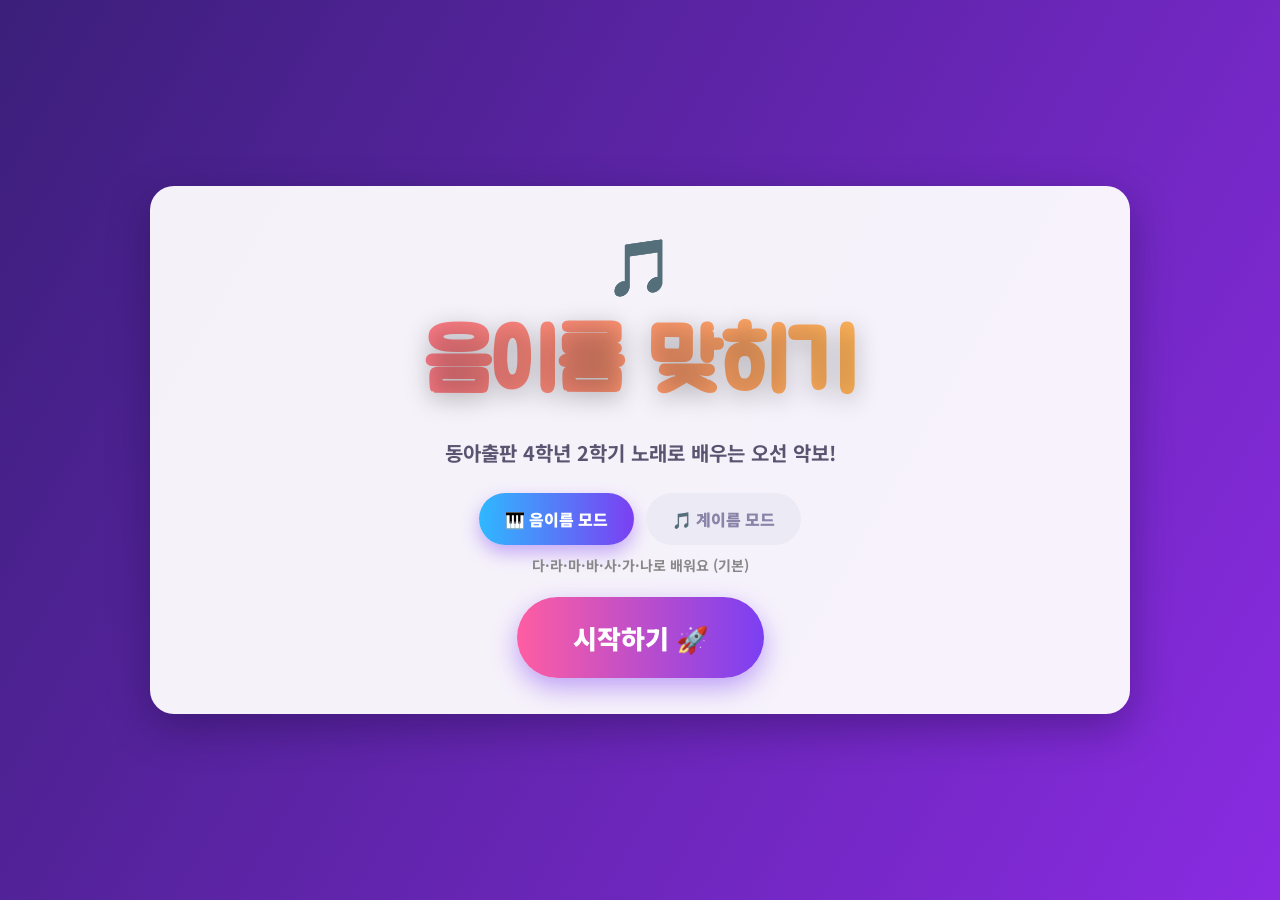
<file: 음이름_맞히기_게임.html>
<!DOCTYPE html>
<html lang="ko">
<head>
<meta charset="UTF-8">
<meta name="viewport" content="width=device-width, initial-scale=1.0, maximum-scale=1, user-scalable=no">
<title>음이름 맞히기 게임</title>
<link rel="preconnect" href="https://fonts.googleapis.com">
<link rel="stylesheet" href="https://fonts.googleapis.com/css2?family=Jua&family=Noto+Sans+KR:wght@400;500;700;900&display=swap">
<style>
:root{
  --pink:#ff5da2;
  --purple:#7b3ff2;
  --blue:#2fb8ff;
  --yellow:#ffd23f;
  --green:#2be08d;
  --red:#ff4d4d;
  --ink:#232037;
  --panel:rgba(255,255,255,.94);
  --radius:24px;
  --shadow:0 14px 40px rgba(20,10,50,.35);
}
*{box-sizing:border-box;}
html,body{margin:0;padding:0;height:100%;}
body{
  font-family:'Noto Sans KR',sans-serif;
  color:var(--ink);
  min-height:100vh;
  overflow-x:hidden;
  background:linear-gradient(120deg,#3b1f7a,#8a2be2,#ff5da2,#ffb347,#2fb8ff);
  background-size:400% 400%;
  animation:bgShift 16s ease infinite;
}
@keyframes bgShift{
  0%{background-position:0% 50%;}
  50%{background-position:100% 50%;}
  100%{background-position:0% 50%;}
}
h1,h2,h3,.display{font-family:'Jua','Noto Sans KR',sans-serif;}
button{font-family:inherit;cursor:pointer;touch-action:manipulation;}
input{font-family:inherit;}

.screen{display:none;min-height:100vh;padding:24px;align-items:center;justify-content:center;flex-direction:column;}
.screen.active{display:flex;}

.panel{
  background:var(--panel);
  border-radius:var(--radius);
  box-shadow:var(--shadow);
  padding:36px 40px;
  width:100%;
  max-width:980px;
  text-align:center;
}

/* ===== 시작 화면 ===== */
#screen-start .title-wrap{margin-bottom:10px;}
#screen-start h1{
  font-size:clamp(40px,7vw,84px);
  margin:0;
  background:linear-gradient(90deg,#ff5da2,#ffd23f,#2fb8ff,#7b3ff2);
  background-size:300% 300%;
  -webkit-background-clip:text;background-clip:text;color:transparent;
  animation:titleGlow 4s ease infinite;
  text-shadow:0 6px 24px rgba(0,0,0,.25);
}
@keyframes titleGlow{0%{background-position:0% 50%;}50%{background-position:100% 50%;}100%{background-position:0% 50%;}}
#screen-start .subtitle{font-size:20px;color:#5a5470;margin-bottom:26px;font-weight:700;}
.note-emoji{font-size:56px;display:inline-block;animation:bounce 2s ease-in-out infinite;}
@keyframes bounce{0%,100%{transform:translateY(0) rotate(-6deg);}50%{transform:translateY(-14px) rotate(6deg);}}

.big-btn{
  border:none;border-radius:999px;padding:22px 56px;font-size:26px;font-weight:900;
  background:linear-gradient(90deg,var(--pink),var(--purple));color:#fff;
  box-shadow:0 10px 26px rgba(123,63,242,.45);
  transition:transform .12s;
}
.big-btn:active{transform:scale(.95);}

.mode-toggle{display:flex;justify-content:center;gap:12px;margin-bottom:10px;flex-wrap:wrap;}
.mode-btn{
  border:none;border-radius:999px;padding:14px 26px;font-weight:900;font-size:16px;
  background:#eceaf5;color:#8a84a8;transition:transform .12s;
}
.mode-btn.active{background:linear-gradient(90deg,var(--blue),var(--purple));color:#fff;box-shadow:0 8px 18px rgba(123,63,242,.4);}
.mode-btn:active{transform:scale(.95);}
.mode-desc{font-size:14px;color:#888;font-weight:700;margin:0 0 22px;}
.mode-badge{
  display:inline-block;background:#eceaf5;color:var(--purple);font-weight:800;font-size:12px;
  padding:5px 14px;border-radius:999px;margin-bottom:8px;
}

.pause-btn{
  position:absolute;top:18px;right:18px;border:none;border-radius:999px;padding:10px 20px;
  font-weight:900;font-size:14px;background:#fff;color:var(--purple);
  box-shadow:0 6px 14px rgba(0,0,0,.18);z-index:90;
}
.pause-btn:active{transform:scale(.94);}
.pause-overlay{
  position:absolute;inset:0;background:rgba(35,32,55,.6);display:none;
  align-items:center;justify-content:center;border-radius:var(--radius);z-index:80;
}
.pause-overlay.show{display:flex;}
.pause-overlay-text{color:#fff;font-size:28px;font-weight:900;text-align:center;line-height:1.7;}
.pause-overlay-text span{display:block;font-size:15px;font-weight:700;opacity:.85;}

/* ===== 공통 ===== */
.step-title{font-size:clamp(26px,4vw,38px);margin:0 0 6px;color:var(--purple);}
.step-desc{color:#666;font-weight:700;margin-bottom:24px;}
.grid-choices{display:grid;gap:18px;grid-template-columns:repeat(auto-fit,minmax(160px,1fr));margin-bottom:26px;}
.choice-card{
  border:none;border-radius:20px;padding:26px 10px;font-size:22px;font-weight:900;color:#fff;
  background:linear-gradient(135deg,var(--blue),var(--purple));
  box-shadow:0 8px 20px rgba(0,0,0,.2);min-height:120px;
  display:flex;flex-direction:column;align-items:center;justify-content:center;gap:8px;
  transition:transform .12s;
}
.choice-card:active{transform:scale(.94);}
.choice-card span.big{font-size:40px;}

.nav-row{display:flex;justify-content:center;gap:16px;margin-top:10px;}
.ghost-btn{
  border:2px solid #ccc;background:#fff;color:#555;border-radius:999px;padding:12px 30px;
  font-weight:800;font-size:16px;
}

/* ===== 닉네임 ===== */
.nick-row{display:flex;flex-direction:column;gap:14px;max-width:520px;margin:0 auto 24px;}
.nick-field{display:flex;align-items:center;gap:12px;}
.nick-field .p-badge{
  width:40px;height:40px;border-radius:50%;color:#fff;font-weight:900;
  display:flex;align-items:center;justify-content:center;flex-shrink:0;
}
.nick-field input{
  flex:1;padding:14px 18px;font-size:20px;border-radius:14px;border:3px solid #e2d9ff;
  font-weight:700;
}
.nick-field input:focus{outline:none;border-color:var(--purple);}

/* ===== 곡 선택 ===== */
.song-card{
  border:none;border-radius:20px;padding:20px 14px;color:#fff;text-align:left;
  background:linear-gradient(135deg,var(--green),var(--blue));
  box-shadow:0 8px 20px rgba(0,0,0,.2);transition:transform .12s;
}
.song-card:active{transform:scale(.95);}
.song-card b{font-size:19px;display:block;margin-bottom:4px;}
.song-card small{opacity:.9;font-size:13px;}
.song-card.random{background:linear-gradient(135deg,var(--pink),var(--yellow));}

/* ===== 플레이 화면 ===== */
#screen-play .panel{max-width:1100px;padding:26px 30px;}
.scoreboard{
  display:flex;gap:10px;flex-wrap:wrap;justify-content:center;margin-bottom:14px;
}
.score-chip{
  background:#f1eeff;border-radius:14px;padding:8px 16px;font-weight:800;font-size:14px;
  display:flex;align-items:center;gap:8px;border:3px solid transparent;
}
.score-chip.current{border-color:var(--pink);background:#fff0f7;transform:scale(1.06);}
.score-chip .sc-name{color:var(--purple);}
.score-chip .sc-pts{color:var(--ink);}
.score-chip .sc-combo{color:var(--red);font-size:12px;}

.turn-banner{
  font-size:22px;font-weight:900;color:#fff;background:linear-gradient(90deg,var(--pink),var(--purple));
  display:inline-block;padding:10px 30px;border-radius:999px;margin-bottom:14px;
  animation:popIn .35s ease;
}
@keyframes popIn{0%{transform:scale(.4);opacity:0;}70%{transform:scale(1.08);}100%{transform:scale(1);opacity:1;}}

.timer-wrap{width:100%;max-width:420px;margin:0 auto 10px;}
.timer-bar-bg{background:#e5e0f5;border-radius:999px;height:16px;overflow:hidden;}
.timer-bar{height:100%;background:linear-gradient(90deg,var(--green),var(--yellow),var(--red));width:100%;transition:width .1s linear;}
.timer-num{font-weight:900;color:var(--purple);font-size:18px;margin-top:4px;}

.song-caption{font-weight:800;color:#7a7a90;font-size:14px;margin-bottom:4px;}
.question-text{font-size:20px;font-weight:900;color:var(--ink);margin-bottom:6px;}

.staff-wrap{background:#fff;border-radius:18px;padding:10px;margin:0 auto 18px;max-width:520px;box-shadow:inset 0 0 0 3px #eee;}

.answer-grid{max-width:900px;margin:0 auto;}

.note-btns{display:grid;grid-template-columns:repeat(7,1fr);gap:8px;}
.note-btn{
  border:none;border-radius:18px;padding:14px 2px;color:#fff;
  background:linear-gradient(135deg,var(--blue),#5b8cff);
  box-shadow:0 8px 18px rgba(0,0,0,.2);min-height:74px;transition:transform .1s;
  display:flex;flex-direction:column;align-items:center;justify-content:center;gap:2px;
}
.note-btn .note-main{font-size:clamp(18px,3vw,26px);font-weight:900;}
.note-btn .note-sub{font-size:clamp(11px,1.6vw,14px);font-weight:700;opacity:.88;}
.note-btn:active{transform:scale(.92);}
.note-btn:disabled{opacity:.5;}

.feedback-float{
  position:absolute;left:50%;top:38%;transform:translate(-50%,-50%);
  font-size:44px;font-weight:900;pointer-events:none;z-index:60;
  animation:floatFade 1.1s ease forwards;
}
@keyframes floatFade{
  0%{opacity:0;transform:translate(-50%,-30%) scale(.5);}
  20%{opacity:1;transform:translate(-50%,-60%) scale(1.15);}
  100%{opacity:0;transform:translate(-50%,-100%) scale(1);}
}
.feedback-float.good{color:var(--green);text-shadow:0 4px 10px rgba(0,0,0,.3);}
.feedback-float.bad{color:var(--red);text-shadow:0 4px 10px rgba(0,0,0,.3);}

.confetti-piece{position:fixed;top:-20px;width:10px;height:10px;z-index:200;pointer-events:none;border-radius:2px;}
@keyframes confettiFall{to{transform:translateY(110vh) rotate(540deg);opacity:0;}}

/* ===== 결과/랭킹 ===== */
.result-list{list-style:none;padding:0;margin:0 0 22px;max-width:560px;margin-left:auto;margin-right:auto;text-align:left;}
.result-list li{
  display:flex;justify-content:space-between;align-items:center;
  background:#f6f4ff;border-radius:16px;padding:14px 20px;margin-bottom:10px;font-weight:800;font-size:18px;
}
.result-list li.win{background:linear-gradient(90deg,#fff4d6,#ffe4b0);}
.medal{font-size:24px;margin-right:8px;}

table.rank-table{width:100%;border-collapse:collapse;font-size:15px;margin-bottom:20px;}
table.rank-table th{background:var(--purple);color:#fff;padding:10px;border-radius:8px 8px 0 0;}
table.rank-table td{padding:9px 8px;text-align:center;border-bottom:1px solid #eee;}
table.rank-table tr:nth-child(even){background:#f9f7ff;}
table.rank-table tr.me{background:#ffe9f3;font-weight:900;}
.rank-scroll{max-height:420px;overflow-y:auto;margin-bottom:20px;}

.small-link{background:none;border:none;color:#999;text-decoration:underline;font-size:13px;margin-top:6px;}

.modal-overlay{position:fixed;inset:0;background:rgba(20,10,40,.6);display:none;align-items:center;justify-content:center;z-index:300;padding:20px;}
.modal-overlay.show{display:flex;}
.modal-box{background:#fff;border-radius:20px;padding:30px;max-width:380px;width:100%;text-align:center;box-shadow:0 20px 50px rgba(0,0,0,.3);}
.modal-box h3{margin-top:0;color:var(--red);}
.modal-btn-row{display:flex;gap:12px;justify-content:center;margin-top:18px;}
.modal-btn{border:none;border-radius:999px;padding:12px 26px;font-weight:800;}
.modal-btn.confirm{background:var(--red);color:#fff;}
.modal-btn.cancel{background:#eee;color:#555;}
</style>
</head>
<body>

<!-- ===================== 시작 화면 ===================== -->
<section id="screen-start" class="screen active">
  <div class="panel">
    <div class="title-wrap"><span class="note-emoji">🎵</span></div>
    <h1>음이름 맞히기</h1>
    <p class="subtitle">동아출판 4학년 2학기 노래로 배우는 오선 악보!</p>
    <div class="mode-toggle">
      <button class="mode-btn active" id="mode-btn-letter" onclick="setNameMode('letter')">🎹 음이름 모드</button>
      <button class="mode-btn" id="mode-btn-solfege" onclick="setNameMode('solfege')">🎵 계이름 모드</button>
    </div>
    <p class="mode-desc" id="mode-desc">다·라·마·바·사·가·나로 배워요 (기본)</p>
    <button class="big-btn" onclick="goTo('screen-mode')">시작하기 🚀</button>
  </div>
</section>

<!-- ===================== 인원 선택 ===================== -->
<section id="screen-mode" class="screen">
  <div class="panel">
    <h2 class="step-title">몇 명이서 할까요?</h2>
    <p class="step-desc">인원 수를 선택하세요</p>
    <div class="grid-choices" id="mode-grid"></div>
    <div class="nav-row"><button class="ghost-btn" onclick="goTo('screen-start')">← 뒤로</button></div>
  </div>
</section>

<!-- ===================== 닉네임 입력 ===================== -->
<section id="screen-nickname" class="screen">
  <div class="panel">
    <h2 class="step-title">닉네임을 입력하세요</h2>
    <p class="step-desc">화면을 터치해 이름을 적어주세요</p>
    <div class="nick-row" id="nick-row"></div>
    <div class="nav-row">
      <button class="ghost-btn" onclick="goTo('screen-mode')">← 뒤로</button>
      <button class="big-btn" style="padding:14px 40px;font-size:18px;" onclick="confirmNicknames()">다음 →</button>
    </div>
  </div>
</section>

<!-- ===================== 곡 선택 ===================== -->
<section id="screen-song" class="screen">
  <div class="panel">
    <h2 class="step-title">노래를 골라주세요</h2>
    <p class="step-desc">한 곡을 정해서 풀거나, 전체 랜덤으로 섞어서 풀 수 있어요</p>
    <div class="grid-choices" id="song-grid" style="grid-template-columns:repeat(auto-fit,minmax(200px,1fr));"></div>
    <div class="nav-row"><button class="ghost-btn" onclick="goTo('screen-nickname')">← 뒤로</button></div>
  </div>
</section>

<!-- ===================== 게임 플레이 ===================== -->
<section id="screen-play" class="screen">
  <div class="panel" style="position:relative;">
    <button class="pause-btn" id="pause-btn" onclick="togglePause()">⏸ 일시정지</button>
    <div class="pause-overlay" id="pause-overlay">
      <div class="pause-overlay-text">⏸ 일시정지 중<br><span>버튼을 누르면 이어서 진행돼요</span></div>
    </div>
    <div class="scoreboard" id="scoreboard"></div>
    <div class="turn-banner" id="turn-banner"></div>
    <div class="timer-wrap">
      <div class="timer-bar-bg"><div class="timer-bar" id="timer-bar"></div></div>
      <div class="timer-num" id="timer-num">7</div>
    </div>
    <div class="mode-badge" id="mode-badge"></div>
    <div class="song-caption" id="song-caption"></div>
    <div class="question-text" id="question-text">이 음표의 음이름은 무엇일까요?</div>
    <div class="staff-wrap" id="staff-wrap"></div>
    <div class="answer-grid">
      <div class="note-btns" id="note-btns"></div>
    </div>
  </div>
</section>

<!-- ===================== 결과 화면 ===================== -->
<section id="screen-result" class="screen">
  <div class="panel">
    <h2 class="step-title">🎉 결과 발표 🎉</h2>
    <ul class="result-list" id="result-list"></ul>
    <div class="nav-row">
      <button class="ghost-btn" onclick="restartGame()">처음으로</button>
      <button class="big-btn" style="padding:14px 40px;font-size:18px;" onclick="renderRanking()">랭킹 보기 →</button>
    </div>
  </div>
</section>

<!-- ===================== 랭킹 화면 ===================== -->
<section id="screen-ranking" class="screen">
  <div class="panel">
    <h2 class="step-title">🏆 명예의 전당 TOP 20 🏆</h2>
    <div class="rank-scroll"><table class="rank-table" id="rank-table"></table></div>
    <div class="nav-row">
      <button class="ghost-btn" onclick="restartGame()">처음으로</button>
    </div>
    <button class="small-link" onclick="askResetRanking()">랭킹 초기화 (교사용)</button>
  </div>
</section>

<div class="modal-overlay" id="reset-modal">
  <div class="modal-box">
    <h3>랭킹을 초기화할까요?</h3>
    <p>저장된 모든 랭킹 기록이 삭제되며 되돌릴 수 없습니다.</p>
    <div class="modal-btn-row">
      <button class="modal-btn cancel" onclick="closeResetModal()">취소</button>
      <button class="modal-btn confirm" onclick="doResetRanking()">삭제</button>
    </div>
  </div>
</div>

<script>
/* ===================== 데이터 ===================== */
// 참고: 아래 음높이는 동아출판 4학년 2학기 악보를 바탕으로 한 근사치이며,
// 실제 게임 진행(오선 위치→음이름 읽기 연습)을 위해 구성한 데이터입니다.
// (구형 브라우저/전자칠판 호환을 위해 ES5 문법으로 작성)
var SONGS = [
  { id:'song1', title:'다섯 글자 예쁜 말', info:'정수은 작사·임수연 작곡', notes:[
    ['한','사','mid'],['손','가','mid'],['만','가','mid'],['으','바','mid'],['로','마','mid'],['도','바','mid'],
    ['세','나','mid'],['어','다','high'],['볼','나','mid'],['수','가','mid'],['있','바','mid'],['는','마','mid'],
    ['아','사','mid'],['름','가','mid'],['다','나','mid'],['운','가','mid'],['말','사','mid'],['정','바','mid'],
    ['겨','가','mid'],['운','사','mid']
  ]},
  { id:'song2', title:'악기 놀이', info:'권덕원 작사·작곡', notes:[
    ['친','바','mid'],['구','바','mid'],['들','사','mid'],['아','가','mid'],['모','바','mid'],['여','사','mid'],
    ['서','바','mid'],['악','마','mid'],['기','바','mid'],['놀','사','mid'],['이','가','mid'],['해','나','mid'],
    ['보','다','high'],['자','가','mid'],['얼','사','mid'],['씨','바','mid'],['구','사','mid'],['절','가','mid'],
    ['씨','사','mid'],['구','바','mid']
  ]},
  { id:'song3', title:'가을 길', info:'김규환 작사·작곡', notes:[
    ['노','가','mid'],['랗','다','high'],['게','다','high'],['노','가','mid'],['랗','사','mid'],['게','가','mid'],
    ['물','다','high'],['들','라','high'],['었','마','high'],['네','라','high'],['빨','다','high'],['갛','가','mid'],
    ['게','사','mid'],['빨','다','high'],['갛','라','high'],['게','마','high'],['물','라','high'],['들','다','high'],
    ['었','가','mid'],['네','사','mid']
  ]},
  { id:'song4', title:'손을 잡고', info:'권덕원 작사·미국 노래', notes:[
    ['오','사','mid'],['른','가','mid'],['손','나','mid'],['과','다','high'],['왼','나','mid'],['손','가','mid'],
    ['으','사','mid'],['로','가','mid'],['서','나','mid'],['로','다','high'],['손','나','mid'],['잡','가','mid'],
    ['고','사','mid'],['오','사','mid'],['른','가','mid'],['발','나','mid'],['과','다','high'],['왼','나','mid'],
    ['발','가','mid'],['로','사','mid']
  ]},
  { id:'song5', title:'별 보며 달 보며', info:'유성윤 작사·유병무 작곡', notes:[
    ['멀','바','mid'],['리','사','mid'],['서','가','mid'],['반','사','mid'],['짝','바','mid'],['이','마','mid'],
    ['는','바','mid'],['별','사','mid'],['님','가','mid'],['과','다','high'],['같','가','mid'],['이','사','mid'],
    ['의','바','mid'],['좋','사','mid'],['게','가','mid'],['사','나','mid'],['귀','다','high'],['고','나','mid'],
    ['서','가','mid'],['놀','사','mid']
  ]},
  { id:'song6', title:'아기 염소', info:'이해별 작사·이순형 작곡', notes:[
    ['파','다','mid'],['란','라','mid'],['하','바','mid'],['늘','라','mid'],['파','다','mid'],['란','라','mid'],
    ['하','바','mid'],['늘','라','mid'],['꿈','나','mid'],['이','나','mid'],['드','바','mid'],['리','마','mid'],
    ['운','라','mid'],['푸','다','mid'],['른','라','mid'],['언','마','mid'],['덕','사','mid'],['에','마','mid'],
    ['아','라','mid'],['기','다','mid']
  ]}
];
var LETTERS = ['다','라','마','바','사','가','나'];
var LETTER_SEMITONE = {다:0,라:2,마:4,바:5,사:7,가:9,나:11};
var LETTER_ORDER = {다:0,라:1,마:2,바:3,사:4,가:5,나:6};
var OCT_NUM = {low:3, mid:4, high:5};
// 6곡 모두 바장조(파=도)이므로 이동도법 계이름은 다음과 같이 고정 대응됩니다.
var LETTER_TO_SOLFEGE = {바:'도', 사:'레', 가:'미', 나:'파', 다:'솔', 라:'라', 마:'시'};

function noteFreq(letter, oct){
  var midi = (OCT_NUM[oct]+1)*12 + LETTER_SEMITONE[letter];
  return 440 * Math.pow(2, (midi-69)/12);
}
function staffStep(letter, oct){
  var absIndex = OCT_NUM[oct]*7 + LETTER_ORDER[letter];
  var ref = 4*7 + LETTER_ORDER['마']; // 마(mid)=E4 기준
  return absIndex - ref;
}
function displaySyllable(letter){
  return state.nameMode==='solfege' ? LETTER_TO_SOLFEGE[letter] : letter;
}
function findSongById(id){
  for(var i=0;i<SONGS.length;i++){ if(SONGS[i].id===id) return SONGS[i]; }
  return null;
}

/* ===================== 오디오 ===================== */
var audioCtx = null;
function getCtx(){
  if(!audioCtx){
    var Ctor = window.AudioContext || window.webkitAudioContext;
    if(!Ctor) return null;
    audioCtx = new Ctor();
  }
  if(audioCtx.state==='suspended' && audioCtx.resume) audioCtx.resume();
  return audioCtx;
}
function playTone(freq, dur, type, delay, vol){
  dur = (dur===undefined)?0.55:dur;
  type = type||'sine';
  delay = delay||0;
  vol = (vol===undefined)?0.28:vol;
  try{
    var ctx = getCtx();
    if(!ctx) return;
    var t0 = ctx.currentTime + delay;
    var osc = ctx.createOscillator();
    var gain = ctx.createGain();
    osc.type = type; osc.frequency.setValueAtTime(freq, t0);
    gain.gain.setValueAtTime(0, t0);
    gain.gain.linearRampToValueAtTime(vol, t0+0.02);
    gain.gain.exponentialRampToValueAtTime(0.001, t0+dur);
    osc.connect(gain); gain.connect(ctx.destination);
    osc.start(t0); osc.stop(t0+dur+0.05);
  }catch(e){ /* 오디오를 지원하지 않는 환경에서도 게임은 계속 진행 */ }
}
function playCorrectChime(){
  playTone(523.25,0.18,'triangle',0,0.25);
  playTone(659.25,0.18,'triangle',0.12,0.25);
  playTone(783.99,0.3,'triangle',0.24,0.28);
}
function playWrongBuzz(){
  playTone(180,0.3,'sawtooth',0,0.22);
  playTone(140,0.35,'sawtooth',0.1,0.22);
}

/* ===================== 화면 전환 ===================== */
function goTo(id){
  var screens = document.querySelectorAll('.screen');
  for(var i=0;i<screens.length;i++){ screens[i].className = screens[i].className.replace(/\s*active\b/g,''); }
  document.getElementById(id).className += ' active';
}

// location.reload()는 일부 뷰어(웹뷰/샌드박스)에서 차단될 수 있어,
// 새로고침 없이 게임 상태만 초기화하고 시작 화면으로 되돌아갑니다.
function restartGame(){
  clearInterval(state.timerId);
  state.players = [];
  state.currentPlayerIndex = 0;
  state.pool = [];
  state.currentQ = null;
  state.locked = false;
  state.paused = false;
  goTo('screen-start');
}

/* ===================== 상태 ===================== */
var state = {
  playerCount:1, players:[], currentPlayerIndex:0, songId:'random',
  pool:[], currentQ:null, lastPoolIndex:-1,
  timeLeft:7, timerId:null, startTime:0, locked:false,
  questionsPerPlayer:10, nameMode:'letter', paused:false, pauseRemain:7
};
function nowMs(){
  return (window.performance && performance.now) ? performance.now() : new Date().getTime();
}

/* ===================== 음이름/계이름 모드 ===================== */
function setNameMode(mode){
  state.nameMode = mode;
  document.getElementById('mode-btn-letter').className = 'mode-btn'+(mode==='letter'?' active':'');
  document.getElementById('mode-btn-solfege').className = 'mode-btn'+(mode==='solfege'?' active':'');
  document.getElementById('mode-desc').textContent = mode==='letter'
    ? '다·라·마·바·사·가·나로 배워요 (기본)'
    : '도·레·미·파·솔·라·시로 배워요';
}

/* ===================== 인원 선택 ===================== */
function initModeGrid(){
  var grid = document.getElementById('mode-grid');
  var counts = [1,2,3,4];
  for(var idx=0; idx<counts.length; idx++){
    (function(n){
      var b = document.createElement('button');
      b.className='choice-card';
      b.innerHTML = '<span class="big">'+n+'인</span><span>'+(n===1?'혼자 도전':'함께 도전')+'</span>';
      b.onclick = function(){ state.playerCount=n; renderNicknameInputs(n); goTo('screen-nickname'); };
      grid.appendChild(b);
    })(counts[idx]);
  }
}
initModeGrid();

var PLAYER_COLORS = ['#ff5da2','#2fb8ff','#2be08d','#ffb347'];

function renderNicknameInputs(n){
  var row = document.getElementById('nick-row');
  row.innerHTML='';
  for(var i=0;i<n;i++){
    var div = document.createElement('div');
    div.className='nick-field';
    div.innerHTML = '<div class="p-badge" style="background:'+PLAYER_COLORS[i]+'">'+(i+1)+'</div>'+
      '<input type="text" maxlength="8" placeholder="'+(i+1)+'번 학생 닉네임" id="nick-'+i+'">';
    row.appendChild(div);
  }
}

function confirmNicknames(){
  var players=[];
  for(var i=0;i<state.playerCount;i++){
    var val = document.getElementById('nick-'+i).value;
    val = val ? val.replace(/^\s+|\s+$/g,'') : '';
    players.push({ nickname: val || (i+1)+'번 학생', color:PLAYER_COLORS[i], score:0, combo:0, maxCombo:0, qIndex:0 });
  }
  state.players = players;
  renderSongGrid();
  goTo('screen-song');
}

/* ===================== 곡 선택 ===================== */
function renderSongGrid(){
  var grid = document.getElementById('song-grid');
  grid.innerHTML='';
  for(var i=0;i<SONGS.length;i++){
    (function(s){
      var b=document.createElement('button');
      b.className='choice-card song-card';
      b.innerHTML='<b>🎼 '+s.title+'</b><small>'+s.info+'</small>';
      b.onclick=function(){ state.songId=s.id; startGame(); };
      grid.appendChild(b);
    })(SONGS[i]);
  }
  var rb=document.createElement('button');
  rb.className='choice-card song-card random';
  rb.innerHTML='<b>🎲 전체 랜덤</b><small>6곡 모두 섞어서 출제</small>';
  rb.onclick=function(){ state.songId='random'; startGame(); };
  grid.appendChild(rb);
}

/* ===================== 게임 시작 ===================== */
function buildPool(){
  var pool=[];
  var i,j,s;
  if(state.songId==='random'){
    for(i=0;i<SONGS.length;i++){
      s = SONGS[i];
      for(j=0;j<s.notes.length;j++){
        pool.push({song:s.title, syllable:s.notes[j][0], letter:s.notes[j][1], oct:s.notes[j][2]});
      }
    }
  } else {
    s = findSongById(state.songId);
    for(j=0;j<s.notes.length;j++){
      pool.push({song:s.title, syllable:s.notes[j][0], letter:s.notes[j][1], oct:s.notes[j][2]});
    }
  }
  return pool;
}

function startGame(){
  state.pool = buildPool();
  state.currentPlayerIndex = 0;
  for(var i=0;i<state.players.length;i++){
    var p = state.players[i];
    p.score=0; p.combo=0; p.maxCombo=0; p.qIndex=0;
  }
  goTo('screen-play');
  renderScoreboard();
  startPlayerTurn();
}

function renderScoreboard(){
  var sb = document.getElementById('scoreboard');
  sb.innerHTML='';
  for(var i=0;i<state.players.length;i++){
    var p = state.players[i];
    var chip=document.createElement('div');
    chip.className='score-chip'+(i===state.currentPlayerIndex?' current':'');
    chip.innerHTML='<span class="sc-name" style="color:'+p.color+'">'+p.nickname+'</span>'+
      '<span class="sc-pts">'+p.score+'점</span>'+
      (p.combo>1?('<span class="sc-combo">🔥x'+p.combo+'</span>'):'');
    sb.appendChild(chip);
  }
}

function startPlayerTurn(){
  var p = state.players[state.currentPlayerIndex];
  var banner = document.getElementById('turn-banner');
  banner.style.animation='none';
  void banner.offsetWidth;
  banner.style.animation='';
  banner.textContent = p.nickname+' 님의 차례예요! ('+(p.qIndex+1)+'/'+state.questionsPerPlayer+')';
  loadQuestion();
}

/* ===================== 문제 출제 ===================== */
function pickQuestion(){
  var idx;
  do{ idx = Math.floor(Math.random()*state.pool.length); }
  while(state.pool.length>1 && idx===state.lastPoolIndex);
  state.lastPoolIndex = idx;
  return state.pool[idx];
}

function loadQuestion(){
  state.locked=false;
  if(state.paused){
    state.paused=false;
    document.getElementById('pause-btn').textContent='⏸ 일시정지';
    document.getElementById('pause-overlay').className='pause-overlay';
  }
  var q = pickQuestion();
  state.currentQ = q;
  document.getElementById('mode-badge').textContent = state.nameMode==='solfege' ? '🎵 계이름 모드' : '🎹 음이름 모드';
  document.getElementById('question-text').textContent = state.nameMode==='solfege'
    ? '이 음표의 계이름은 무엇일까요?' : '이 음표의 음이름은 무엇일까요?';
  document.getElementById('song-caption').textContent = '🎵 '+q.song+'  ·  가사 "'+q.syllable+'"';
  renderStaff(q.letter, q.oct);
  renderNoteButtons();
  setNoteButtonsEnabled(true);
  playTone(noteFreq(q.letter,q.oct), 0.7, 'sine', 0.15, 0.3);
  startTimer();
}

function renderStaff(letter, oct){
  var step = staffStep(letter, oct);
  var noteX = 300;
  var noteY = 200 - step*9;
  var svg = '<svg viewBox="0 0 480 260" width="100%" style="max-height:260px;">';
  var lineYs = [128,146,164,182,200];
  var i;
  for(i=0;i<lineYs.length;i++){
    svg += '<line x1="40" y1="'+lineYs[i]+'" x2="440" y2="'+lineYs[i]+'" stroke="#333" stroke-width="2"/>';
  }
  // 높은음자리표
  svg += '<text x="46" y="196" font-size="92" font-family="serif" fill="#232037">𝄞</text>';
  // 덧줄(레저 라인)
  var ledgerYs=[];
  if(step<=-2){
    var count1 = Math.ceil((Math.abs(step)-1)/2);
    for(i=1;i<=count1;i++) ledgerYs.push(200+18*i);
  } else if(step>=9){
    var count2 = Math.ceil((step-9)/2)+1;
    for(i=1;i<=count2;i++) ledgerYs.push(128-18*i);
  }
  for(i=0;i<ledgerYs.length;i++){
    svg += '<line x1="'+(noteX-24)+'" y1="'+ledgerYs[i]+'" x2="'+(noteX+24)+'" y2="'+ledgerYs[i]+'" stroke="#333" stroke-width="2"/>';
  }
  // 음표머리 + 기둥
  var stemDown = step>=4;
  svg += '<ellipse cx="'+noteX+'" cy="'+noteY+'" rx="11" ry="8" fill="#ff5da2" transform="rotate(-18 '+noteX+' '+noteY+')"/>';
  if(stemDown){
    svg += '<line x1="'+(noteX-10)+'" y1="'+noteY+'" x2="'+(noteX-10)+'" y2="'+(noteY+46)+'" stroke="#232037" stroke-width="2.5"/>';
  } else {
    svg += '<line x1="'+(noteX+10)+'" y1="'+noteY+'" x2="'+(noteX+10)+'" y2="'+(noteY-46)+'" stroke="#232037" stroke-width="2.5"/>';
  }
  svg += '</svg>';
  document.getElementById('staff-wrap').innerHTML = svg;
}

function renderNoteButtons(){
  var wrap = document.getElementById('note-btns');
  wrap.innerHTML='';
  var isSolfege = state.nameMode==='solfege';
  for(var i=0;i<LETTERS.length;i++){
    (function(letter){
      var solfege = LETTER_TO_SOLFEGE[letter];
      var mainText = isSolfege ? solfege : letter;
      var subText = isSolfege ? letter : solfege;
      var b=document.createElement('button');
      b.className='note-btn';
      b.innerHTML = '<span class="note-main">'+mainText+'</span><span class="note-sub">('+subText+')</span>';
      b.onclick=function(){ onAnswer(letter); };
      wrap.appendChild(b);
    })(LETTERS[i]);
  }
}
function setNoteButtonsEnabled(enabled){
  var btns = document.querySelectorAll('.note-btn');
  for(var i=0;i<btns.length;i++){ btns[i].disabled=!enabled; }
}

/* ===================== 타이머 ===================== */
function tickTimer(){
  var elapsed = (nowMs()-state.startTime)/1000;
  var remain = Math.max(0, 7-elapsed);
  document.getElementById('timer-bar').style.width = (remain/7*100)+'%';
  document.getElementById('timer-num').textContent = Math.ceil(remain);
  if(remain<=0){
    clearInterval(state.timerId);
    onAnswer(null); // 시간초과
  }
}
function startTimer(){
  clearInterval(state.timerId);
  state.timeLeft = 7;
  state.startTime = nowMs();
  document.getElementById('timer-bar').style.width='100%';
  document.getElementById('timer-num').textContent = '7';
  state.timerId = setInterval(tickTimer, 100);
}

/* ===================== 일시정지 ===================== */
function togglePause(){
  if(state.locked) return; // 정답 확인/다음 문제 전환 중에는 일시정지 불가
  var btn = document.getElementById('pause-btn');
  var overlay = document.getElementById('pause-overlay');
  if(!state.paused){
    state.paused = true;
    clearInterval(state.timerId);
    var elapsed = (nowMs()-state.startTime)/1000;
    state.pauseRemain = Math.max(0, 7-elapsed);
    setNoteButtonsEnabled(false);
    btn.textContent = '▶ 이어하기';
    overlay.className = 'pause-overlay show';
  } else {
    state.paused = false;
    state.startTime = nowMs() - (7-state.pauseRemain)*1000;
    tickTimer();
    state.timerId = setInterval(tickTimer, 100);
    setNoteButtonsEnabled(true);
    btn.textContent = '⏸ 일시정지';
    overlay.className = 'pause-overlay';
  }
}

/* ===================== 정답 처리 ===================== */
function onAnswer(letter){
  if(state.locked || state.paused) return;
  state.locked = true;
  clearInterval(state.timerId);
  var elapsed = (nowMs()-state.startTime)/1000;
  var remain = Math.max(0, 7-elapsed);
  setNoteButtonsEnabled(false);

  var q = state.currentQ;
  var p = state.players[state.currentPlayerIndex];
  var correct = false;
  if(letter!==null){
    playTone(noteFreq(letter, q.oct), 0.4, 'square', 0, 0.22);
    correct = (letter===q.letter);
  }

  var gained = 0;
  if(correct){
    p.combo += 1;
    p.maxCombo = Math.max(p.maxCombo, p.combo);
    var mult = p.combo>=2 ? Math.min(1 + (p.combo-1)*0.1, 2) : 1;
    var base = Math.round(100*mult);
    var speedBonus = Math.round(remain*10);
    gained = base + speedBonus;
    p.score += gained;
    setTimeout(playCorrectChime, 80);
    showFeedback(true, '+'+gained+' 정답! '+(p.combo>1?('🔥콤보x'+p.combo):''));
    spawnConfetti();
  } else {
    p.combo = 0;
    setTimeout(playWrongBuzz, 80);
    showFeedback(false, letter===null ? '시간 초과! ⏰' : ('아쉬워요! 정답은 '+displaySyllable(q.letter)));
  }
  renderScoreboard();

  setTimeout(function(){ advance(); }, 1300);
}

function showFeedback(good, text){
  var el = document.createElement('div');
  el.className = 'feedback-float ' + (good?'good':'bad');
  el.textContent = text;
  document.getElementById('screen-play').querySelector('.panel').appendChild(el);
  setTimeout(function(){ if(el.parentNode) el.parentNode.removeChild(el); }, 1150);
}

function spawnConfetti(){
  var colors=['#ff5da2','#ffd23f','#2fb8ff','#2be08d','#7b3ff2'];
  for(var i=0;i<26;i++){
    var c=document.createElement('div');
    c.className='confetti-piece';
    c.style.left=(Math.random()*100)+'vw';
    c.style.background=colors[Math.floor(Math.random()*colors.length)];
    c.style.animation='confettiFall '+(0.9+Math.random()*0.8)+'s ease-in forwards';
    document.body.appendChild(c);
    (function(node){ setTimeout(function(){ if(node.parentNode) node.parentNode.removeChild(node); }, 1800); })(c);
  }
}

function advance(){
  var p = state.players[state.currentPlayerIndex];
  p.qIndex += 1;
  if(p.qIndex >= state.questionsPerPlayer){
    var allDone = true;
    for(var k=0;k<state.players.length;k++){ if(state.players[k].qIndex<state.questionsPerPlayer){ allDone=false; break; } }
    if(allDone){ endGame(); return; }
    state.currentPlayerIndex = (state.currentPlayerIndex+1) % state.players.length;
    var tries=0;
    while(state.players[state.currentPlayerIndex].qIndex>=state.questionsPerPlayer && tries<state.players.length){
      state.currentPlayerIndex = (state.currentPlayerIndex+1)%state.players.length;
      tries++;
    }
    renderScoreboard();
    startPlayerTurn();
  } else {
    document.getElementById('turn-banner').textContent =
      p.nickname+' 님의 차례예요! ('+(p.qIndex+1)+'/'+state.questionsPerPlayer+')';
    loadQuestion();
  }
}

/* ===================== 결과 ===================== */
function endGame(){
  saveRankingRecords();
  renderResult();
  goTo('screen-result');
}

function renderResult(){
  var sorted = state.players.slice().sort(function(a,b){ return b.score-a.score; });
  var list = document.getElementById('result-list');
  list.innerHTML='';
  for(var i=0;i<sorted.length;i++){
    var p = sorted[i];
    var li=document.createElement('li');
    if(i===0) li.className += ' win';
    var medal = i===0?'🥇':i===1?'🥈':i===2?'🥉':'🎵';
    li.innerHTML = '<span><span class="medal">'+medal+'</span>'+p.nickname+'</span>'+
      '<span>'+p.score+'점 (최고콤보 '+p.maxCombo+')</span>';
    list.appendChild(li);
  }
}

/* ===================== 랭킹 (localStorage) ===================== */
var RANK_KEY = 'noteNameGameRanking_v1';
function loadRanking(){
  try{
    var raw = localStorage.getItem(RANK_KEY);
    return raw ? JSON.parse(raw) : [];
  }catch(e){ return []; }
}
function saveRankingRecords(){
  try{
    var ranking = loadRanking();
    var songTitle = state.songId==='random' ? '전체 랜덤' : findSongById(state.songId).title;
    var modeLabel = state.nameMode==='solfege' ? '계이름' : '음이름';
    for(var i=0;i<state.players.length;i++){
      var p = state.players[i];
      ranking.push({ nickname:p.nickname, score:p.score, maxCombo:p.maxCombo, song:songTitle, mode:modeLabel, ts:Math.random() });
    }
    localStorage.setItem(RANK_KEY, JSON.stringify(ranking));
  }catch(e){ /* 저장소를 사용할 수 없는 환경에서도 게임은 계속 진행 */ }
}

function renderRanking(){
  var ranking = loadRanking().sort(function(a,b){ return b.score-a.score; }).slice(0,20);
  var currentNames = {};
  for(var i=0;i<state.players.length;i++){ currentNames[state.players[i].nickname] = true; }
  var table = document.getElementById('rank-table');
  var html = '<tr><th>순위</th><th>닉네임</th><th>점수</th><th>최고콤보</th><th>모드</th><th>곡</th></tr>';
  for(i=0;i<ranking.length;i++){
    var r = ranking[i];
    html += '<tr class="'+(currentNames[r.nickname]?'me':'')+'">'+
      '<td>'+(i+1)+'</td><td>'+r.nickname+'</td><td>'+r.score+'</td><td>'+r.maxCombo+'</td><td>'+(r.mode||'-')+'</td><td>'+r.song+'</td></tr>';
  }
  if(ranking.length===0) html += '<tr><td colspan="6">아직 기록이 없어요</td></tr>';
  table.innerHTML = html;
  goTo('screen-ranking');
}

function askResetRanking(){ document.getElementById('reset-modal').className += ' show'; }
function closeResetModal(){ document.getElementById('reset-modal').className = document.getElementById('reset-modal').className.replace(/\s*show\b/g,''); }
function doResetRanking(){
  try{ localStorage.removeItem(RANK_KEY); }catch(e){}
  closeResetModal();
  renderRanking();
}
</script>
</body>
</html>
</file>
